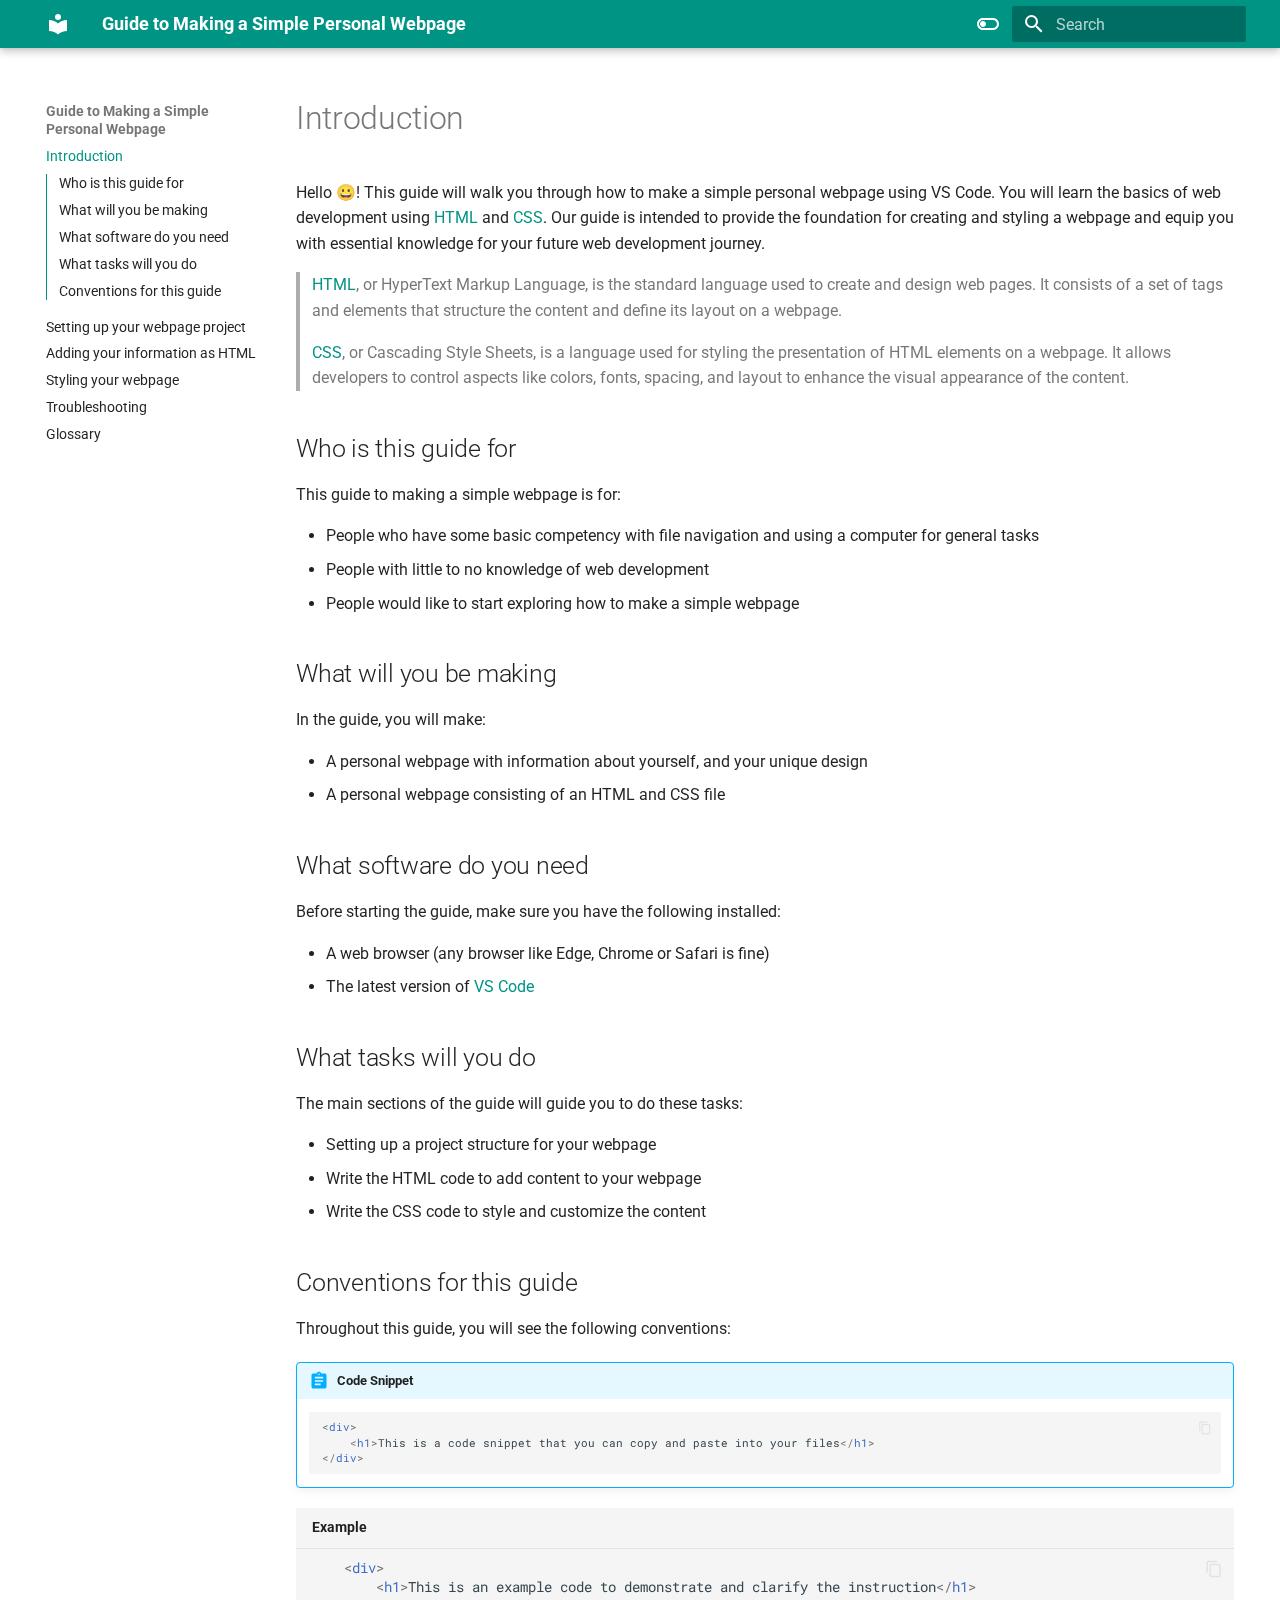
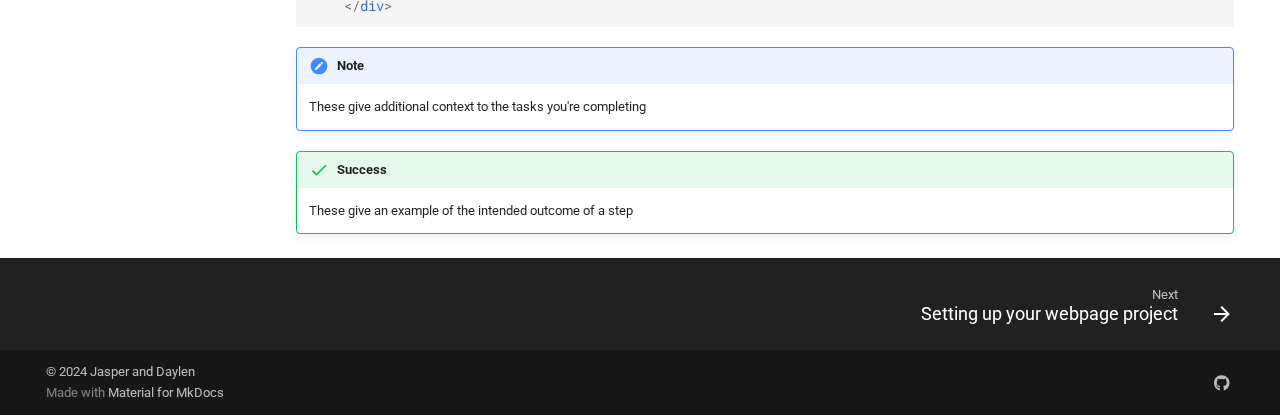
<file: index.html>
<!doctype html>
<html lang="en" class="no-js">
  <head>
    
      <meta charset="utf-8">
      <meta name="viewport" content="width=device-width,initial-scale=1">
      
      
      
      
      
        <link rel="next" href="task1/">
      
      
      <link rel="icon" href="assets/images/favicon.png">
      <meta name="generator" content="mkdocs-1.5.3, mkdocs-material-9.5.17">
    
    
      
        <title>Guide to Making a Simple Personal Webpage</title>
      
    
    
      <link rel="stylesheet" href="assets/stylesheets/main.bcfcd587.min.css">
      
        
        <link rel="stylesheet" href="assets/stylesheets/palette.06af60db.min.css">
      
      


    
    
      
    
    
      
        
        
        <link rel="preconnect" href="https://fonts.gstatic.com" crossorigin>
        <link rel="stylesheet" href="https://fonts.googleapis.com/css?family=Roboto:300,300i,400,400i,700,700i%7CRoboto+Mono:400,400i,700,700i&display=fallback">
        <style>:root{--md-text-font:"Roboto";--md-code-font:"Roboto Mono"}</style>
      
    
    
      <link rel="stylesheet" href="stylesheets/extra.css">
    
    <script>__md_scope=new URL(".",location),__md_hash=e=>[...e].reduce((e,_)=>(e<<5)-e+_.charCodeAt(0),0),__md_get=(e,_=localStorage,t=__md_scope)=>JSON.parse(_.getItem(t.pathname+"."+e)),__md_set=(e,_,t=localStorage,a=__md_scope)=>{try{t.setItem(a.pathname+"."+e,JSON.stringify(_))}catch(e){}}</script>
    
      

    
    
    
  </head>
  
  
    
    
      
    
    
    
    
    <body dir="ltr" data-md-color-scheme="default" data-md-color-primary="teal" data-md-color-accent="purple">
  
    
    <input class="md-toggle" data-md-toggle="drawer" type="checkbox" id="__drawer" autocomplete="off">
    <input class="md-toggle" data-md-toggle="search" type="checkbox" id="__search" autocomplete="off">
    <label class="md-overlay" for="__drawer"></label>
    <div data-md-component="skip">
      
        
        <a href="#introduction" class="md-skip">
          Skip to content
        </a>
      
    </div>
    <div data-md-component="announce">
      
    </div>
    
    
      

  

<header class="md-header md-header--shadow" data-md-component="header">
  <nav class="md-header__inner md-grid" aria-label="Header">
    <a href="." title="Guide to Making a Simple Personal Webpage" class="md-header__button md-logo" aria-label="Guide to Making a Simple Personal Webpage" data-md-component="logo">
      
  
  <svg xmlns="http://www.w3.org/2000/svg" viewBox="0 0 24 24"><path d="M12 8a3 3 0 0 0 3-3 3 3 0 0 0-3-3 3 3 0 0 0-3 3 3 3 0 0 0 3 3m0 3.54C9.64 9.35 6.5 8 3 8v11c3.5 0 6.64 1.35 9 3.54 2.36-2.19 5.5-3.54 9-3.54V8c-3.5 0-6.64 1.35-9 3.54Z"/></svg>

    </a>
    <label class="md-header__button md-icon" for="__drawer">
      
      <svg xmlns="http://www.w3.org/2000/svg" viewBox="0 0 24 24"><path d="M3 6h18v2H3V6m0 5h18v2H3v-2m0 5h18v2H3v-2Z"/></svg>
    </label>
    <div class="md-header__title" data-md-component="header-title">
      <div class="md-header__ellipsis">
        <div class="md-header__topic">
          <span class="md-ellipsis">
            Guide to Making a Simple Personal Webpage
          </span>
        </div>
        <div class="md-header__topic" data-md-component="header-topic">
          <span class="md-ellipsis">
            
              Introduction
            
          </span>
        </div>
      </div>
    </div>
    
      
        <form class="md-header__option" data-md-component="palette">
  
    
    
    
    <input class="md-option" data-md-color-media="" data-md-color-scheme="default" data-md-color-primary="teal" data-md-color-accent="purple"  aria-label="Switch to dark mode"  type="radio" name="__palette" id="__palette_0">
    
      <label class="md-header__button md-icon" title="Switch to dark mode" for="__palette_1" hidden>
        <svg xmlns="http://www.w3.org/2000/svg" viewBox="0 0 24 24"><path d="M17 6H7c-3.31 0-6 2.69-6 6s2.69 6 6 6h10c3.31 0 6-2.69 6-6s-2.69-6-6-6zm0 10H7c-2.21 0-4-1.79-4-4s1.79-4 4-4h10c2.21 0 4 1.79 4 4s-1.79 4-4 4zM7 9c-1.66 0-3 1.34-3 3s1.34 3 3 3 3-1.34 3-3-1.34-3-3-3z"/></svg>
      </label>
    
  
    
    
    
    <input class="md-option" data-md-color-media="" data-md-color-scheme="slate" data-md-color-primary="teal" data-md-color-accent="lime"  aria-label="Switch to light mode"  type="radio" name="__palette" id="__palette_1">
    
      <label class="md-header__button md-icon" title="Switch to light mode" for="__palette_0" hidden>
        <svg xmlns="http://www.w3.org/2000/svg" viewBox="0 0 24 24"><path d="M17 7H7a5 5 0 0 0-5 5 5 5 0 0 0 5 5h10a5 5 0 0 0 5-5 5 5 0 0 0-5-5m0 8a3 3 0 0 1-3-3 3 3 0 0 1 3-3 3 3 0 0 1 3 3 3 3 0 0 1-3 3Z"/></svg>
      </label>
    
  
</form>
      
    
    
      <script>var media,input,key,value,palette=__md_get("__palette");if(palette&&palette.color){"(prefers-color-scheme)"===palette.color.media&&(media=matchMedia("(prefers-color-scheme: light)"),input=document.querySelector(media.matches?"[data-md-color-media='(prefers-color-scheme: light)']":"[data-md-color-media='(prefers-color-scheme: dark)']"),palette.color.media=input.getAttribute("data-md-color-media"),palette.color.scheme=input.getAttribute("data-md-color-scheme"),palette.color.primary=input.getAttribute("data-md-color-primary"),palette.color.accent=input.getAttribute("data-md-color-accent"));for([key,value]of Object.entries(palette.color))document.body.setAttribute("data-md-color-"+key,value)}</script>
    
    
    
      <label class="md-header__button md-icon" for="__search">
        
        <svg xmlns="http://www.w3.org/2000/svg" viewBox="0 0 24 24"><path d="M9.5 3A6.5 6.5 0 0 1 16 9.5c0 1.61-.59 3.09-1.56 4.23l.27.27h.79l5 5-1.5 1.5-5-5v-.79l-.27-.27A6.516 6.516 0 0 1 9.5 16 6.5 6.5 0 0 1 3 9.5 6.5 6.5 0 0 1 9.5 3m0 2C7 5 5 7 5 9.5S7 14 9.5 14 14 12 14 9.5 12 5 9.5 5Z"/></svg>
      </label>
      <div class="md-search" data-md-component="search" role="dialog">
  <label class="md-search__overlay" for="__search"></label>
  <div class="md-search__inner" role="search">
    <form class="md-search__form" name="search">
      <input type="text" class="md-search__input" name="query" aria-label="Search" placeholder="Search" autocapitalize="off" autocorrect="off" autocomplete="off" spellcheck="false" data-md-component="search-query" required>
      <label class="md-search__icon md-icon" for="__search">
        
        <svg xmlns="http://www.w3.org/2000/svg" viewBox="0 0 24 24"><path d="M9.5 3A6.5 6.5 0 0 1 16 9.5c0 1.61-.59 3.09-1.56 4.23l.27.27h.79l5 5-1.5 1.5-5-5v-.79l-.27-.27A6.516 6.516 0 0 1 9.5 16 6.5 6.5 0 0 1 3 9.5 6.5 6.5 0 0 1 9.5 3m0 2C7 5 5 7 5 9.5S7 14 9.5 14 14 12 14 9.5 12 5 9.5 5Z"/></svg>
        
        <svg xmlns="http://www.w3.org/2000/svg" viewBox="0 0 24 24"><path d="M20 11v2H8l5.5 5.5-1.42 1.42L4.16 12l7.92-7.92L13.5 5.5 8 11h12Z"/></svg>
      </label>
      <nav class="md-search__options" aria-label="Search">
        
        <button type="reset" class="md-search__icon md-icon" title="Clear" aria-label="Clear" tabindex="-1">
          
          <svg xmlns="http://www.w3.org/2000/svg" viewBox="0 0 24 24"><path d="M19 6.41 17.59 5 12 10.59 6.41 5 5 6.41 10.59 12 5 17.59 6.41 19 12 13.41 17.59 19 19 17.59 13.41 12 19 6.41Z"/></svg>
        </button>
      </nav>
      
        <div class="md-search__suggest" data-md-component="search-suggest"></div>
      
    </form>
    <div class="md-search__output">
      <div class="md-search__scrollwrap" data-md-scrollfix>
        <div class="md-search-result" data-md-component="search-result">
          <div class="md-search-result__meta">
            Initializing search
          </div>
          <ol class="md-search-result__list" role="presentation"></ol>
        </div>
      </div>
    </div>
  </div>
</div>
    
    
  </nav>
  
</header>
    
    <div class="md-container" data-md-component="container">
      
      
        
          
        
      
      <main class="md-main" data-md-component="main">
        <div class="md-main__inner md-grid">
          
            
              
              <div class="md-sidebar md-sidebar--primary" data-md-component="sidebar" data-md-type="navigation" >
                <div class="md-sidebar__scrollwrap">
                  <div class="md-sidebar__inner">
                    



  

<nav class="md-nav md-nav--primary md-nav--integrated" aria-label="Navigation" data-md-level="0">
  <label class="md-nav__title" for="__drawer">
    <a href="." title="Guide to Making a Simple Personal Webpage" class="md-nav__button md-logo" aria-label="Guide to Making a Simple Personal Webpage" data-md-component="logo">
      
  
  <svg xmlns="http://www.w3.org/2000/svg" viewBox="0 0 24 24"><path d="M12 8a3 3 0 0 0 3-3 3 3 0 0 0-3-3 3 3 0 0 0-3 3 3 3 0 0 0 3 3m0 3.54C9.64 9.35 6.5 8 3 8v11c3.5 0 6.64 1.35 9 3.54 2.36-2.19 5.5-3.54 9-3.54V8c-3.5 0-6.64 1.35-9 3.54Z"/></svg>

    </a>
    Guide to Making a Simple Personal Webpage
  </label>
  
  <ul class="md-nav__list" data-md-scrollfix>
    
      
      
  
  
    
  
  
  
    <li class="md-nav__item md-nav__item--active">
      
      <input class="md-nav__toggle md-toggle" type="checkbox" id="__toc">
      
      
        
      
      
        <label class="md-nav__link md-nav__link--active" for="__toc">
          
  
  <span class="md-ellipsis">
    Introduction
  </span>
  

          <span class="md-nav__icon md-icon"></span>
        </label>
      
      <a href="." class="md-nav__link md-nav__link--active">
        
  
  <span class="md-ellipsis">
    Introduction
  </span>
  

      </a>
      
        

<nav class="md-nav md-nav--secondary" aria-label="Table of contents">
  
  
  
    
  
  
    <label class="md-nav__title" for="__toc">
      <span class="md-nav__icon md-icon"></span>
      Table of contents
    </label>
    <ul class="md-nav__list" data-md-component="toc" data-md-scrollfix>
      
        <li class="md-nav__item">
  <a href="#who-is-this-guide-for" class="md-nav__link">
    <span class="md-ellipsis">
      Who is this guide for
    </span>
  </a>
  
</li>
      
        <li class="md-nav__item">
  <a href="#what-will-you-be-making" class="md-nav__link">
    <span class="md-ellipsis">
      What will you be making
    </span>
  </a>
  
</li>
      
        <li class="md-nav__item">
  <a href="#what-software-do-you-need" class="md-nav__link">
    <span class="md-ellipsis">
      What software do you need
    </span>
  </a>
  
</li>
      
        <li class="md-nav__item">
  <a href="#what-tasks-will-you-do" class="md-nav__link">
    <span class="md-ellipsis">
      What tasks will you do
    </span>
  </a>
  
</li>
      
        <li class="md-nav__item">
  <a href="#conventions-for-this-guide" class="md-nav__link">
    <span class="md-ellipsis">
      Conventions for this guide
    </span>
  </a>
  
</li>
      
    </ul>
  
</nav>
      
    </li>
  

    
      
      
  
  
  
  
    <li class="md-nav__item">
      <a href="task1/" class="md-nav__link">
        
  
  <span class="md-ellipsis">
    Setting up your webpage project
  </span>
  

      </a>
    </li>
  

    
      
      
  
  
  
  
    <li class="md-nav__item">
      <a href="task2/" class="md-nav__link">
        
  
  <span class="md-ellipsis">
    Adding your information as HTML
  </span>
  

      </a>
    </li>
  

    
      
      
  
  
  
  
    <li class="md-nav__item">
      <a href="task3/" class="md-nav__link">
        
  
  <span class="md-ellipsis">
    Styling your webpage
  </span>
  

      </a>
    </li>
  

    
      
      
  
  
  
  
    <li class="md-nav__item">
      <a href="troubleshooting/" class="md-nav__link">
        
  
  <span class="md-ellipsis">
    Troubleshooting
  </span>
  

      </a>
    </li>
  

    
      
      
  
  
  
  
    <li class="md-nav__item">
      <a href="glossary/" class="md-nav__link">
        
  
  <span class="md-ellipsis">
    Glossary
  </span>
  

      </a>
    </li>
  

    
  </ul>
</nav>
                  </div>
                </div>
              </div>
            
            
          
          
            <div class="md-content" data-md-component="content">
              <article class="md-content__inner md-typeset">
                
                  


<h1 id="introduction">Introduction<a class="headerlink" href="#introduction" title="Permanent link">&para;</a></h1>
<p>Hello 😀! This guide will walk you through how to make a simple personal webpage using VS Code. You will learn the basics of web development using <a href="https://developer.mozilla.org/en-US/docs/Web/HTML">HTML</a> and <a href="https://developer.mozilla.org/en-US/docs/Web/CSS">CSS</a>. Our guide is intended to provide the foundation for creating and styling a webpage and equip you with essential knowledge for your future web development journey.</p>
<blockquote>
<p><a href="https://developer.mozilla.org/en-US/docs/Web/HTML">HTML</a>, or HyperText Markup Language, is the standard language used to create and design web pages. It consists of a set of tags and elements that structure the content and define its layout on a webpage.</p>
<p><a href="https://developer.mozilla.org/en-US/docs/Web/CSS">CSS</a>, or Cascading Style Sheets, is a language used for styling the presentation of HTML elements on a webpage. It allows developers to control aspects like colors, fonts, spacing, and layout to enhance the visual appearance of the content.</p>
</blockquote>
<h2 id="who-is-this-guide-for">Who is this guide for<a class="headerlink" href="#who-is-this-guide-for" title="Permanent link">&para;</a></h2>
<p>This guide to making a simple webpage is for:</p>
<ul>
<li>People who have some basic competency with file navigation and using a computer for general tasks</li>
<li>People with little to no knowledge of web development</li>
<li>People would like to start exploring how to make a simple webpage</li>
</ul>
<h2 id="what-will-you-be-making">What will you be making<a class="headerlink" href="#what-will-you-be-making" title="Permanent link">&para;</a></h2>
<p>In the guide, you will make:</p>
<ul>
<li>A personal webpage with information about yourself, and your unique design</li>
<li>A personal webpage consisting of an HTML and CSS file</li>
</ul>
<h2 id="what-software-do-you-need">What software do you need<a class="headerlink" href="#what-software-do-you-need" title="Permanent link">&para;</a></h2>
<p>Before starting the guide, make sure you have the following installed:</p>
<ul>
<li>A web browser (any browser like Edge, Chrome or Safari is fine)</li>
<li>The latest version of <a href="https://code.visualstudio.com/"> VS Code </a></li>
</ul>
<h2 id="what-tasks-will-you-do">What tasks will you do<a class="headerlink" href="#what-tasks-will-you-do" title="Permanent link">&para;</a></h2>
<p>The main sections of the guide will guide you to do these tasks:</p>
<ul>
<li>Setting up a project structure for your webpage</li>
<li>Write the HTML code to add content to your webpage</li>
<li>Write the CSS code to style and customize the content</li>
</ul>
<h2 id="conventions-for-this-guide">Conventions for this guide<a class="headerlink" href="#conventions-for-this-guide" title="Permanent link">&para;</a></h2>
<p>Throughout this guide, you will see the following conventions:</p>
<div class="admonition abstract">
<p class="admonition-title">Code Snippet</p>
<div class="language-html highlight"><pre><span></span><code><span id="__span-0-1"><a id="__codelineno-0-1" name="__codelineno-0-1" href="#__codelineno-0-1"></a><span class="p">&lt;</span><span class="nt">div</span><span class="p">&gt;</span>
</span><span id="__span-0-2"><a id="__codelineno-0-2" name="__codelineno-0-2" href="#__codelineno-0-2"></a>    <span class="p">&lt;</span><span class="nt">h1</span><span class="p">&gt;</span>This is a code snippet that you can copy and paste into your files<span class="p">&lt;/</span><span class="nt">h1</span><span class="p">&gt;</span>
</span><span id="__span-0-3"><a id="__codelineno-0-3" name="__codelineno-0-3" href="#__codelineno-0-3"></a><span class="p">&lt;/</span><span class="nt">div</span><span class="p">&gt;</span>
</span></code></pre></div>
</div>
<div class="language-html highlight"><span class="filename">Example</span><pre><span></span><code><span id="__span-1-1"><a id="__codelineno-1-1" name="__codelineno-1-1" href="#__codelineno-1-1"></a>    <span class="p">&lt;</span><span class="nt">div</span><span class="p">&gt;</span>
</span><span id="__span-1-2"><a id="__codelineno-1-2" name="__codelineno-1-2" href="#__codelineno-1-2"></a>        <span class="p">&lt;</span><span class="nt">h1</span><span class="p">&gt;</span>This is an example code to demonstrate and clarify the instruction<span class="p">&lt;/</span><span class="nt">h1</span><span class="p">&gt;</span>
</span><span id="__span-1-3"><a id="__codelineno-1-3" name="__codelineno-1-3" href="#__codelineno-1-3"></a>    <span class="p">&lt;/</span><span class="nt">div</span><span class="p">&gt;</span>
</span></code></pre></div>
<div class="admonition note">
<p class="admonition-title">Note</p>
<p>These give additional context to the tasks you're completing</p>
</div>
<div class="admonition success">
<p class="admonition-title">Success</p>
<p>These give an example of the intended outcome of a step</p>
</div>












                
              </article>
            </div>
          
          
  <script>var tabs=__md_get("__tabs");if(Array.isArray(tabs))e:for(var set of document.querySelectorAll(".tabbed-set")){var tab,labels=set.querySelector(".tabbed-labels");for(tab of tabs)for(var label of labels.getElementsByTagName("label"))if(label.innerText.trim()===tab){var input=document.getElementById(label.htmlFor);input.checked=!0;continue e}}</script>

<script>var target=document.getElementById(location.hash.slice(1));target&&target.name&&(target.checked=target.name.startsWith("__tabbed_"))</script>
        </div>
        
          <button type="button" class="md-top md-icon" data-md-component="top" hidden>
  
  <svg xmlns="http://www.w3.org/2000/svg" viewBox="0 0 24 24"><path d="M13 20h-2V8l-5.5 5.5-1.42-1.42L12 4.16l7.92 7.92-1.42 1.42L13 8v12Z"/></svg>
  Back to top
</button>
        
      </main>
      
        <footer class="md-footer">
  
    
      
      <nav class="md-footer__inner md-grid" aria-label="Footer" >
        
        
          
          <a href="task1/" class="md-footer__link md-footer__link--next" aria-label="Next: Setting up your webpage project">
            <div class="md-footer__title">
              <span class="md-footer__direction">
                Next
              </span>
              <div class="md-ellipsis">
                Setting up your webpage project
              </div>
            </div>
            <div class="md-footer__button md-icon">
              
              <svg xmlns="http://www.w3.org/2000/svg" viewBox="0 0 24 24"><path d="M4 11v2h12l-5.5 5.5 1.42 1.42L19.84 12l-7.92-7.92L10.5 5.5 16 11H4Z"/></svg>
            </div>
          </a>
        
      </nav>
    
  
  <div class="md-footer-meta md-typeset">
    <div class="md-footer-meta__inner md-grid">
      <div class="md-copyright">
  
    <div class="md-copyright__highlight">
      &copy; 2024 Jasper and Daylen
    </div>
  
  
    Made with
    <a href="https://squidfunk.github.io/mkdocs-material/" target="_blank" rel="noopener">
      Material for MkDocs
    </a>
  
</div>
      
        <div class="md-social">
  
    
    
    
    
      
      
    
    <a href="https://github.com/jasper-th-wang/Basic_Webpage_Guide" target="_blank" rel="noopener" title="github.com" class="md-social__link">
      <svg xmlns="http://www.w3.org/2000/svg" viewBox="0 0 496 512"><!--! Font Awesome Free 6.5.1 by @fontawesome - https://fontawesome.com License - https://fontawesome.com/license/free (Icons: CC BY 4.0, Fonts: SIL OFL 1.1, Code: MIT License) Copyright 2023 Fonticons, Inc.--><path d="M165.9 397.4c0 2-2.3 3.6-5.2 3.6-3.3.3-5.6-1.3-5.6-3.6 0-2 2.3-3.6 5.2-3.6 3-.3 5.6 1.3 5.6 3.6zm-31.1-4.5c-.7 2 1.3 4.3 4.3 4.9 2.6 1 5.6 0 6.2-2s-1.3-4.3-4.3-5.2c-2.6-.7-5.5.3-6.2 2.3zm44.2-1.7c-2.9.7-4.9 2.6-4.6 4.9.3 2 2.9 3.3 5.9 2.6 2.9-.7 4.9-2.6 4.6-4.6-.3-1.9-3-3.2-5.9-2.9zM244.8 8C106.1 8 0 113.3 0 252c0 110.9 69.8 205.8 169.5 239.2 12.8 2.3 17.3-5.6 17.3-12.1 0-6.2-.3-40.4-.3-61.4 0 0-70 15-84.7-29.8 0 0-11.4-29.1-27.8-36.6 0 0-22.9-15.7 1.6-15.4 0 0 24.9 2 38.6 25.8 21.9 38.6 58.6 27.5 72.9 20.9 2.3-16 8.8-27.1 16-33.7-55.9-6.2-112.3-14.3-112.3-110.5 0-27.5 7.6-41.3 23.6-58.9-2.6-6.5-11.1-33.3 2.6-67.9 20.9-6.5 69 27 69 27 20-5.6 41.5-8.5 62.8-8.5s42.8 2.9 62.8 8.5c0 0 48.1-33.6 69-27 13.7 34.7 5.2 61.4 2.6 67.9 16 17.7 25.8 31.5 25.8 58.9 0 96.5-58.9 104.2-114.8 110.5 9.2 7.9 17 22.9 17 46.4 0 33.7-.3 75.4-.3 83.6 0 6.5 4.6 14.4 17.3 12.1C428.2 457.8 496 362.9 496 252 496 113.3 383.5 8 244.8 8zM97.2 352.9c-1.3 1-1 3.3.7 5.2 1.6 1.6 3.9 2.3 5.2 1 1.3-1 1-3.3-.7-5.2-1.6-1.6-3.9-2.3-5.2-1zm-10.8-8.1c-.7 1.3.3 2.9 2.3 3.9 1.6 1 3.6.7 4.3-.7.7-1.3-.3-2.9-2.3-3.9-2-.6-3.6-.3-4.3.7zm32.4 35.6c-1.6 1.3-1 4.3 1.3 6.2 2.3 2.3 5.2 2.6 6.5 1 1.3-1.3.7-4.3-1.3-6.2-2.2-2.3-5.2-2.6-6.5-1zm-11.4-14.7c-1.6 1-1.6 3.6 0 5.9 1.6 2.3 4.3 3.3 5.6 2.3 1.6-1.3 1.6-3.9 0-6.2-1.4-2.3-4-3.3-5.6-2z"/></svg>
    </a>
  
</div>
      
    </div>
  </div>
</footer>
      
    </div>
    <div class="md-dialog" data-md-component="dialog">
      <div class="md-dialog__inner md-typeset"></div>
    </div>
    
    
    <script id="__config" type="application/json">{"base": ".", "features": ["toc.follow", "toc.integrate", "navigation.footer", "navigation.sections", "navigation.top", "search.suggest", "search.highlight", "content.tabs.link", "content.code.annotation", "content.code.copy"], "search": "assets/javascripts/workers/search.b8dbb3d2.min.js", "translations": {"clipboard.copied": "Copied to clipboard", "clipboard.copy": "Copy to clipboard", "search.result.more.one": "1 more on this page", "search.result.more.other": "# more on this page", "search.result.none": "No matching documents", "search.result.one": "1 matching document", "search.result.other": "# matching documents", "search.result.placeholder": "Type to start searching", "search.result.term.missing": "Missing", "select.version": "Select version"}}</script>
    
    
      <script src="assets/javascripts/bundle.1e8ae164.min.js"></script>
      
    
  </body>
</html>
</file>
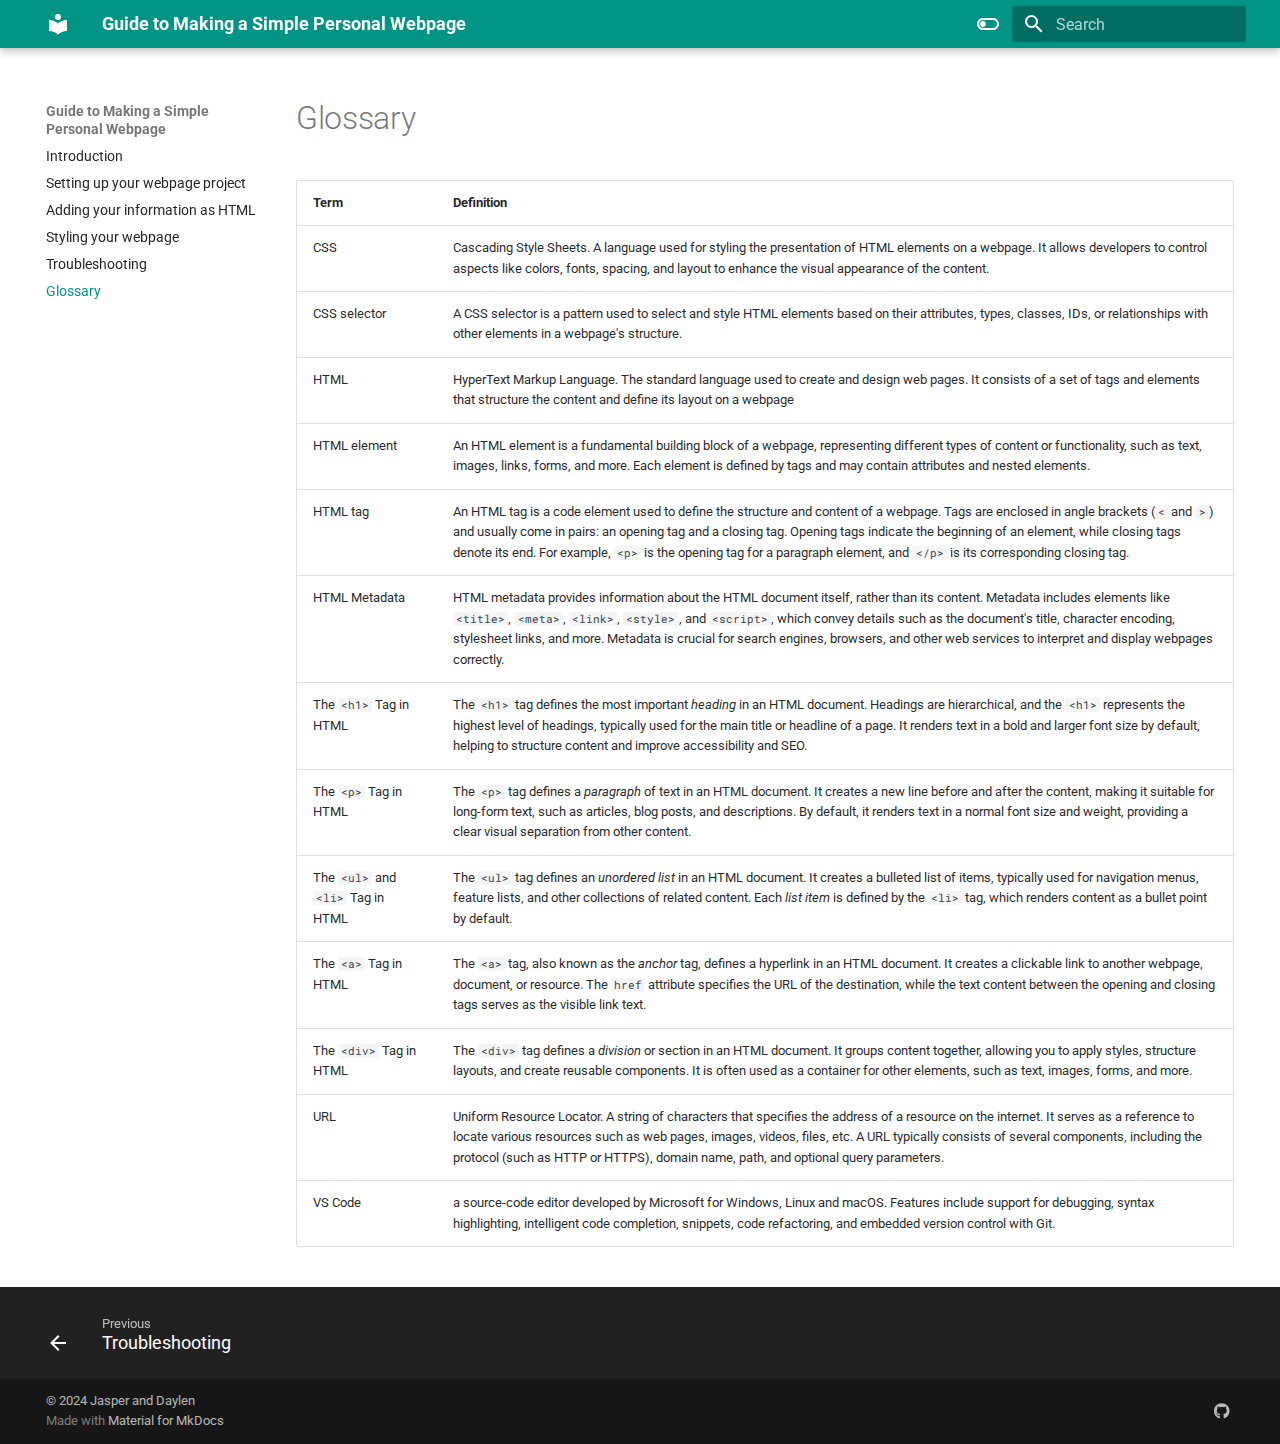
<file: glossary/index.html>
<!doctype html>
<html lang="en" class="no-js">
  <head>
    
      <meta charset="utf-8">
      <meta name="viewport" content="width=device-width,initial-scale=1">
      
      
      
      
        <link rel="prev" href="../troubleshooting/">
      
      
      
      <link rel="icon" href="../assets/images/favicon.png">
      <meta name="generator" content="mkdocs-1.5.3, mkdocs-material-9.5.17">
    
    
      
        <title>Glossary - Guide to Making a Simple Personal Webpage</title>
      
    
    
      <link rel="stylesheet" href="../assets/stylesheets/main.bcfcd587.min.css">
      
        
        <link rel="stylesheet" href="../assets/stylesheets/palette.06af60db.min.css">
      
      


    
    
      
    
    
      
        
        
        <link rel="preconnect" href="https://fonts.gstatic.com" crossorigin>
        <link rel="stylesheet" href="https://fonts.googleapis.com/css?family=Roboto:300,300i,400,400i,700,700i%7CRoboto+Mono:400,400i,700,700i&display=fallback">
        <style>:root{--md-text-font:"Roboto";--md-code-font:"Roboto Mono"}</style>
      
    
    
      <link rel="stylesheet" href="../stylesheets/extra.css">
    
    <script>__md_scope=new URL("..",location),__md_hash=e=>[...e].reduce((e,_)=>(e<<5)-e+_.charCodeAt(0),0),__md_get=(e,_=localStorage,t=__md_scope)=>JSON.parse(_.getItem(t.pathname+"."+e)),__md_set=(e,_,t=localStorage,a=__md_scope)=>{try{t.setItem(a.pathname+"."+e,JSON.stringify(_))}catch(e){}}</script>
    
      

    
    
    
  </head>
  
  
    
    
      
    
    
    
    
    <body dir="ltr" data-md-color-scheme="default" data-md-color-primary="teal" data-md-color-accent="purple">
  
    
    <input class="md-toggle" data-md-toggle="drawer" type="checkbox" id="__drawer" autocomplete="off">
    <input class="md-toggle" data-md-toggle="search" type="checkbox" id="__search" autocomplete="off">
    <label class="md-overlay" for="__drawer"></label>
    <div data-md-component="skip">
      
    </div>
    <div data-md-component="announce">
      
    </div>
    
    
      

  

<header class="md-header md-header--shadow" data-md-component="header">
  <nav class="md-header__inner md-grid" aria-label="Header">
    <a href=".." title="Guide to Making a Simple Personal Webpage" class="md-header__button md-logo" aria-label="Guide to Making a Simple Personal Webpage" data-md-component="logo">
      
  
  <svg xmlns="http://www.w3.org/2000/svg" viewBox="0 0 24 24"><path d="M12 8a3 3 0 0 0 3-3 3 3 0 0 0-3-3 3 3 0 0 0-3 3 3 3 0 0 0 3 3m0 3.54C9.64 9.35 6.5 8 3 8v11c3.5 0 6.64 1.35 9 3.54 2.36-2.19 5.5-3.54 9-3.54V8c-3.5 0-6.64 1.35-9 3.54Z"/></svg>

    </a>
    <label class="md-header__button md-icon" for="__drawer">
      
      <svg xmlns="http://www.w3.org/2000/svg" viewBox="0 0 24 24"><path d="M3 6h18v2H3V6m0 5h18v2H3v-2m0 5h18v2H3v-2Z"/></svg>
    </label>
    <div class="md-header__title" data-md-component="header-title">
      <div class="md-header__ellipsis">
        <div class="md-header__topic">
          <span class="md-ellipsis">
            Guide to Making a Simple Personal Webpage
          </span>
        </div>
        <div class="md-header__topic" data-md-component="header-topic">
          <span class="md-ellipsis">
            
              Glossary
            
          </span>
        </div>
      </div>
    </div>
    
      
        <form class="md-header__option" data-md-component="palette">
  
    
    
    
    <input class="md-option" data-md-color-media="" data-md-color-scheme="default" data-md-color-primary="teal" data-md-color-accent="purple"  aria-label="Switch to dark mode"  type="radio" name="__palette" id="__palette_0">
    
      <label class="md-header__button md-icon" title="Switch to dark mode" for="__palette_1" hidden>
        <svg xmlns="http://www.w3.org/2000/svg" viewBox="0 0 24 24"><path d="M17 6H7c-3.31 0-6 2.69-6 6s2.69 6 6 6h10c3.31 0 6-2.69 6-6s-2.69-6-6-6zm0 10H7c-2.21 0-4-1.79-4-4s1.79-4 4-4h10c2.21 0 4 1.79 4 4s-1.79 4-4 4zM7 9c-1.66 0-3 1.34-3 3s1.34 3 3 3 3-1.34 3-3-1.34-3-3-3z"/></svg>
      </label>
    
  
    
    
    
    <input class="md-option" data-md-color-media="" data-md-color-scheme="slate" data-md-color-primary="teal" data-md-color-accent="lime"  aria-label="Switch to light mode"  type="radio" name="__palette" id="__palette_1">
    
      <label class="md-header__button md-icon" title="Switch to light mode" for="__palette_0" hidden>
        <svg xmlns="http://www.w3.org/2000/svg" viewBox="0 0 24 24"><path d="M17 7H7a5 5 0 0 0-5 5 5 5 0 0 0 5 5h10a5 5 0 0 0 5-5 5 5 0 0 0-5-5m0 8a3 3 0 0 1-3-3 3 3 0 0 1 3-3 3 3 0 0 1 3 3 3 3 0 0 1-3 3Z"/></svg>
      </label>
    
  
</form>
      
    
    
      <script>var media,input,key,value,palette=__md_get("__palette");if(palette&&palette.color){"(prefers-color-scheme)"===palette.color.media&&(media=matchMedia("(prefers-color-scheme: light)"),input=document.querySelector(media.matches?"[data-md-color-media='(prefers-color-scheme: light)']":"[data-md-color-media='(prefers-color-scheme: dark)']"),palette.color.media=input.getAttribute("data-md-color-media"),palette.color.scheme=input.getAttribute("data-md-color-scheme"),palette.color.primary=input.getAttribute("data-md-color-primary"),palette.color.accent=input.getAttribute("data-md-color-accent"));for([key,value]of Object.entries(palette.color))document.body.setAttribute("data-md-color-"+key,value)}</script>
    
    
    
      <label class="md-header__button md-icon" for="__search">
        
        <svg xmlns="http://www.w3.org/2000/svg" viewBox="0 0 24 24"><path d="M9.5 3A6.5 6.5 0 0 1 16 9.5c0 1.61-.59 3.09-1.56 4.23l.27.27h.79l5 5-1.5 1.5-5-5v-.79l-.27-.27A6.516 6.516 0 0 1 9.5 16 6.5 6.5 0 0 1 3 9.5 6.5 6.5 0 0 1 9.5 3m0 2C7 5 5 7 5 9.5S7 14 9.5 14 14 12 14 9.5 12 5 9.5 5Z"/></svg>
      </label>
      <div class="md-search" data-md-component="search" role="dialog">
  <label class="md-search__overlay" for="__search"></label>
  <div class="md-search__inner" role="search">
    <form class="md-search__form" name="search">
      <input type="text" class="md-search__input" name="query" aria-label="Search" placeholder="Search" autocapitalize="off" autocorrect="off" autocomplete="off" spellcheck="false" data-md-component="search-query" required>
      <label class="md-search__icon md-icon" for="__search">
        
        <svg xmlns="http://www.w3.org/2000/svg" viewBox="0 0 24 24"><path d="M9.5 3A6.5 6.5 0 0 1 16 9.5c0 1.61-.59 3.09-1.56 4.23l.27.27h.79l5 5-1.5 1.5-5-5v-.79l-.27-.27A6.516 6.516 0 0 1 9.5 16 6.5 6.5 0 0 1 3 9.5 6.5 6.5 0 0 1 9.5 3m0 2C7 5 5 7 5 9.5S7 14 9.5 14 14 12 14 9.5 12 5 9.5 5Z"/></svg>
        
        <svg xmlns="http://www.w3.org/2000/svg" viewBox="0 0 24 24"><path d="M20 11v2H8l5.5 5.5-1.42 1.42L4.16 12l7.92-7.92L13.5 5.5 8 11h12Z"/></svg>
      </label>
      <nav class="md-search__options" aria-label="Search">
        
        <button type="reset" class="md-search__icon md-icon" title="Clear" aria-label="Clear" tabindex="-1">
          
          <svg xmlns="http://www.w3.org/2000/svg" viewBox="0 0 24 24"><path d="M19 6.41 17.59 5 12 10.59 6.41 5 5 6.41 10.59 12 5 17.59 6.41 19 12 13.41 17.59 19 19 17.59 13.41 12 19 6.41Z"/></svg>
        </button>
      </nav>
      
        <div class="md-search__suggest" data-md-component="search-suggest"></div>
      
    </form>
    <div class="md-search__output">
      <div class="md-search__scrollwrap" data-md-scrollfix>
        <div class="md-search-result" data-md-component="search-result">
          <div class="md-search-result__meta">
            Initializing search
          </div>
          <ol class="md-search-result__list" role="presentation"></ol>
        </div>
      </div>
    </div>
  </div>
</div>
    
    
  </nav>
  
</header>
    
    <div class="md-container" data-md-component="container">
      
      
        
          
        
      
      <main class="md-main" data-md-component="main">
        <div class="md-main__inner md-grid">
          
            
              
              <div class="md-sidebar md-sidebar--primary" data-md-component="sidebar" data-md-type="navigation" >
                <div class="md-sidebar__scrollwrap">
                  <div class="md-sidebar__inner">
                    



  

<nav class="md-nav md-nav--primary md-nav--integrated" aria-label="Navigation" data-md-level="0">
  <label class="md-nav__title" for="__drawer">
    <a href=".." title="Guide to Making a Simple Personal Webpage" class="md-nav__button md-logo" aria-label="Guide to Making a Simple Personal Webpage" data-md-component="logo">
      
  
  <svg xmlns="http://www.w3.org/2000/svg" viewBox="0 0 24 24"><path d="M12 8a3 3 0 0 0 3-3 3 3 0 0 0-3-3 3 3 0 0 0-3 3 3 3 0 0 0 3 3m0 3.54C9.64 9.35 6.5 8 3 8v11c3.5 0 6.64 1.35 9 3.54 2.36-2.19 5.5-3.54 9-3.54V8c-3.5 0-6.64 1.35-9 3.54Z"/></svg>

    </a>
    Guide to Making a Simple Personal Webpage
  </label>
  
  <ul class="md-nav__list" data-md-scrollfix>
    
      
      
  
  
  
  
    <li class="md-nav__item">
      <a href=".." class="md-nav__link">
        
  
  <span class="md-ellipsis">
    Introduction
  </span>
  

      </a>
    </li>
  

    
      
      
  
  
  
  
    <li class="md-nav__item">
      <a href="../task1/" class="md-nav__link">
        
  
  <span class="md-ellipsis">
    Setting up your webpage project
  </span>
  

      </a>
    </li>
  

    
      
      
  
  
  
  
    <li class="md-nav__item">
      <a href="../task2/" class="md-nav__link">
        
  
  <span class="md-ellipsis">
    Adding your information as HTML
  </span>
  

      </a>
    </li>
  

    
      
      
  
  
  
  
    <li class="md-nav__item">
      <a href="../task3/" class="md-nav__link">
        
  
  <span class="md-ellipsis">
    Styling your webpage
  </span>
  

      </a>
    </li>
  

    
      
      
  
  
  
  
    <li class="md-nav__item">
      <a href="../troubleshooting/" class="md-nav__link">
        
  
  <span class="md-ellipsis">
    Troubleshooting
  </span>
  

      </a>
    </li>
  

    
      
      
  
  
    
  
  
  
    <li class="md-nav__item md-nav__item--active">
      
      <input class="md-nav__toggle md-toggle" type="checkbox" id="__toc">
      
      
      
      <a href="./" class="md-nav__link md-nav__link--active">
        
  
  <span class="md-ellipsis">
    Glossary
  </span>
  

      </a>
      
    </li>
  

    
  </ul>
</nav>
                  </div>
                </div>
              </div>
            
            
          
          
            <div class="md-content" data-md-component="content">
              <article class="md-content__inner md-typeset">
                
                  


  <h1>Glossary</h1>

<table>
<thead>
<tr>
<th>Term      　</th>
<th>Definition   　</th>
</tr>
</thead>
<tbody>
<tr>
<td>CSS</td>
<td>Cascading Style Sheets. A language used for styling the presentation of HTML elements on a webpage. It allows developers to control aspects like colors, fonts, spacing, and layout to enhance the visual appearance of the content.</td>
</tr>
<tr>
<td>CSS selector</td>
<td>A CSS selector is a pattern used to select and style HTML elements based on their attributes, types, classes, IDs, or relationships with other elements in a webpage's structure.</td>
</tr>
<tr>
<td>HTML</td>
<td>HyperText Markup Language. The standard language used to create and design web pages. It consists of a set of tags and elements that structure the content and define its layout on a webpage</td>
</tr>
<tr>
<td>HTML element</td>
<td>An HTML element is a fundamental building block of a webpage, representing different types of content or functionality, such as text, images, links, forms, and more. Each element is defined by tags and may contain attributes and nested elements.</td>
</tr>
<tr>
<td>HTML tag</td>
<td>An HTML tag is a code element used to define the structure and content of a webpage. Tags are enclosed in angle brackets (<code>&lt;</code> and <code>&gt;</code>) and usually come in pairs: an opening tag and a closing tag. Opening tags indicate the beginning of an element, while closing tags denote its end. For example, <code>&lt;p&gt;</code> is the opening tag for a paragraph element, and <code>&lt;/p&gt;</code> is its corresponding closing tag.</td>
</tr>
<tr>
<td>HTML Metadata</td>
<td>HTML metadata provides information about the HTML document itself, rather than its content. Metadata includes elements like <code>&lt;title&gt;</code>, <code>&lt;meta&gt;</code>, <code>&lt;link&gt;</code>, <code>&lt;style&gt;</code>, and <code>&lt;script&gt;</code>, which convey details such as the document's title, character encoding, stylesheet links, and more. Metadata is crucial for search engines, browsers, and other web services to interpret and display webpages correctly.</td>
</tr>
<tr>
<td>The <code>&lt;h1&gt;</code> Tag in HTML</td>
<td>The <code>&lt;h1&gt;</code> tag defines the most important <em>heading</em> in an HTML document. Headings are hierarchical, and the <code>&lt;h1&gt;</code> represents the highest level of headings, typically used for the main title or headline of a page. It renders text in a bold and larger font size by default, helping to structure content and improve accessibility and SEO.</td>
</tr>
<tr>
<td>The <code>&lt;p&gt;</code> Tag in HTML</td>
<td>The <code>&lt;p&gt;</code> tag defines a <em>paragraph</em> of text in an HTML document. It creates a new line before and after the content, making it suitable for long-form text, such as articles, blog posts, and descriptions. By default, it renders text in a normal font size and weight, providing a clear visual separation from other content.</td>
</tr>
<tr>
<td>The <code>&lt;ul&gt;</code> and <code>&lt;li&gt;</code> Tag in HTML</td>
<td>The <code>&lt;ul&gt;</code> tag defines an <em>unordered list</em> in an HTML document. It creates a bulleted list of items, typically used for navigation menus, feature lists, and other collections of related content. Each <em>list item</em> is defined by the <code>&lt;li&gt;</code> tag, which renders content as a bullet point by default.</td>
</tr>
<tr>
<td>The <code>&lt;a&gt;</code> Tag in HTML</td>
<td>The <code>&lt;a&gt;</code> tag, also known as the <em>anchor</em> tag, defines a hyperlink in an HTML document. It creates a clickable link to another webpage, document, or resource. The <code>href</code> attribute specifies the URL of the destination, while the text content between the opening and closing tags serves as the visible link text.</td>
</tr>
<tr>
<td>The <code>&lt;div&gt;</code> Tag in HTML</td>
<td>The <code>&lt;div&gt;</code> tag defines a <em>division</em> or section in an HTML document. It groups content together, allowing you to apply styles, structure layouts, and create reusable components. It is often used as a container for other elements, such as text, images, forms, and more.</td>
</tr>
<tr>
<td>URL</td>
<td>Uniform Resource Locator. A string of characters that specifies the address of a resource on the internet. It serves as a reference to locate various resources such as web pages, images, videos, files, etc. A URL typically consists of several components, including the protocol (such as HTTP or HTTPS), domain name, path, and optional query parameters.</td>
</tr>
<tr>
<td>VS Code</td>
<td>a source-code editor developed by Microsoft for Windows, Linux and macOS. Features include support for debugging, syntax highlighting, intelligent code completion, snippets, code refactoring, and embedded version control with Git.</td>
</tr>
</tbody>
</table>












                
              </article>
            </div>
          
          
  <script>var tabs=__md_get("__tabs");if(Array.isArray(tabs))e:for(var set of document.querySelectorAll(".tabbed-set")){var tab,labels=set.querySelector(".tabbed-labels");for(tab of tabs)for(var label of labels.getElementsByTagName("label"))if(label.innerText.trim()===tab){var input=document.getElementById(label.htmlFor);input.checked=!0;continue e}}</script>

<script>var target=document.getElementById(location.hash.slice(1));target&&target.name&&(target.checked=target.name.startsWith("__tabbed_"))</script>
        </div>
        
          <button type="button" class="md-top md-icon" data-md-component="top" hidden>
  
  <svg xmlns="http://www.w3.org/2000/svg" viewBox="0 0 24 24"><path d="M13 20h-2V8l-5.5 5.5-1.42-1.42L12 4.16l7.92 7.92-1.42 1.42L13 8v12Z"/></svg>
  Back to top
</button>
        
      </main>
      
        <footer class="md-footer">
  
    
      
      <nav class="md-footer__inner md-grid" aria-label="Footer" >
        
          
          <a href="../troubleshooting/" class="md-footer__link md-footer__link--prev" aria-label="Previous: Troubleshooting">
            <div class="md-footer__button md-icon">
              
              <svg xmlns="http://www.w3.org/2000/svg" viewBox="0 0 24 24"><path d="M20 11v2H8l5.5 5.5-1.42 1.42L4.16 12l7.92-7.92L13.5 5.5 8 11h12Z"/></svg>
            </div>
            <div class="md-footer__title">
              <span class="md-footer__direction">
                Previous
              </span>
              <div class="md-ellipsis">
                Troubleshooting
              </div>
            </div>
          </a>
        
        
      </nav>
    
  
  <div class="md-footer-meta md-typeset">
    <div class="md-footer-meta__inner md-grid">
      <div class="md-copyright">
  
    <div class="md-copyright__highlight">
      &copy; 2024 Jasper and Daylen
    </div>
  
  
    Made with
    <a href="https://squidfunk.github.io/mkdocs-material/" target="_blank" rel="noopener">
      Material for MkDocs
    </a>
  
</div>
      
        <div class="md-social">
  
    
    
    
    
      
      
    
    <a href="https://github.com/jasper-th-wang/Basic_Webpage_Guide" target="_blank" rel="noopener" title="github.com" class="md-social__link">
      <svg xmlns="http://www.w3.org/2000/svg" viewBox="0 0 496 512"><!--! Font Awesome Free 6.5.1 by @fontawesome - https://fontawesome.com License - https://fontawesome.com/license/free (Icons: CC BY 4.0, Fonts: SIL OFL 1.1, Code: MIT License) Copyright 2023 Fonticons, Inc.--><path d="M165.9 397.4c0 2-2.3 3.6-5.2 3.6-3.3.3-5.6-1.3-5.6-3.6 0-2 2.3-3.6 5.2-3.6 3-.3 5.6 1.3 5.6 3.6zm-31.1-4.5c-.7 2 1.3 4.3 4.3 4.9 2.6 1 5.6 0 6.2-2s-1.3-4.3-4.3-5.2c-2.6-.7-5.5.3-6.2 2.3zm44.2-1.7c-2.9.7-4.9 2.6-4.6 4.9.3 2 2.9 3.3 5.9 2.6 2.9-.7 4.9-2.6 4.6-4.6-.3-1.9-3-3.2-5.9-2.9zM244.8 8C106.1 8 0 113.3 0 252c0 110.9 69.8 205.8 169.5 239.2 12.8 2.3 17.3-5.6 17.3-12.1 0-6.2-.3-40.4-.3-61.4 0 0-70 15-84.7-29.8 0 0-11.4-29.1-27.8-36.6 0 0-22.9-15.7 1.6-15.4 0 0 24.9 2 38.6 25.8 21.9 38.6 58.6 27.5 72.9 20.9 2.3-16 8.8-27.1 16-33.7-55.9-6.2-112.3-14.3-112.3-110.5 0-27.5 7.6-41.3 23.6-58.9-2.6-6.5-11.1-33.3 2.6-67.9 20.9-6.5 69 27 69 27 20-5.6 41.5-8.5 62.8-8.5s42.8 2.9 62.8 8.5c0 0 48.1-33.6 69-27 13.7 34.7 5.2 61.4 2.6 67.9 16 17.7 25.8 31.5 25.8 58.9 0 96.5-58.9 104.2-114.8 110.5 9.2 7.9 17 22.9 17 46.4 0 33.7-.3 75.4-.3 83.6 0 6.5 4.6 14.4 17.3 12.1C428.2 457.8 496 362.9 496 252 496 113.3 383.5 8 244.8 8zM97.2 352.9c-1.3 1-1 3.3.7 5.2 1.6 1.6 3.9 2.3 5.2 1 1.3-1 1-3.3-.7-5.2-1.6-1.6-3.9-2.3-5.2-1zm-10.8-8.1c-.7 1.3.3 2.9 2.3 3.9 1.6 1 3.6.7 4.3-.7.7-1.3-.3-2.9-2.3-3.9-2-.6-3.6-.3-4.3.7zm32.4 35.6c-1.6 1.3-1 4.3 1.3 6.2 2.3 2.3 5.2 2.6 6.5 1 1.3-1.3.7-4.3-1.3-6.2-2.2-2.3-5.2-2.6-6.5-1zm-11.4-14.7c-1.6 1-1.6 3.6 0 5.9 1.6 2.3 4.3 3.3 5.6 2.3 1.6-1.3 1.6-3.9 0-6.2-1.4-2.3-4-3.3-5.6-2z"/></svg>
    </a>
  
</div>
      
    </div>
  </div>
</footer>
      
    </div>
    <div class="md-dialog" data-md-component="dialog">
      <div class="md-dialog__inner md-typeset"></div>
    </div>
    
    
    <script id="__config" type="application/json">{"base": "..", "features": ["toc.follow", "toc.integrate", "navigation.footer", "navigation.sections", "navigation.top", "search.suggest", "search.highlight", "content.tabs.link", "content.code.annotation", "content.code.copy"], "search": "../assets/javascripts/workers/search.b8dbb3d2.min.js", "translations": {"clipboard.copied": "Copied to clipboard", "clipboard.copy": "Copy to clipboard", "search.result.more.one": "1 more on this page", "search.result.more.other": "# more on this page", "search.result.none": "No matching documents", "search.result.one": "1 matching document", "search.result.other": "# matching documents", "search.result.placeholder": "Type to start searching", "search.result.term.missing": "Missing", "select.version": "Select version"}}</script>
    
    
      <script src="../assets/javascripts/bundle.1e8ae164.min.js"></script>
      
    
  </body>
</html>
</file>
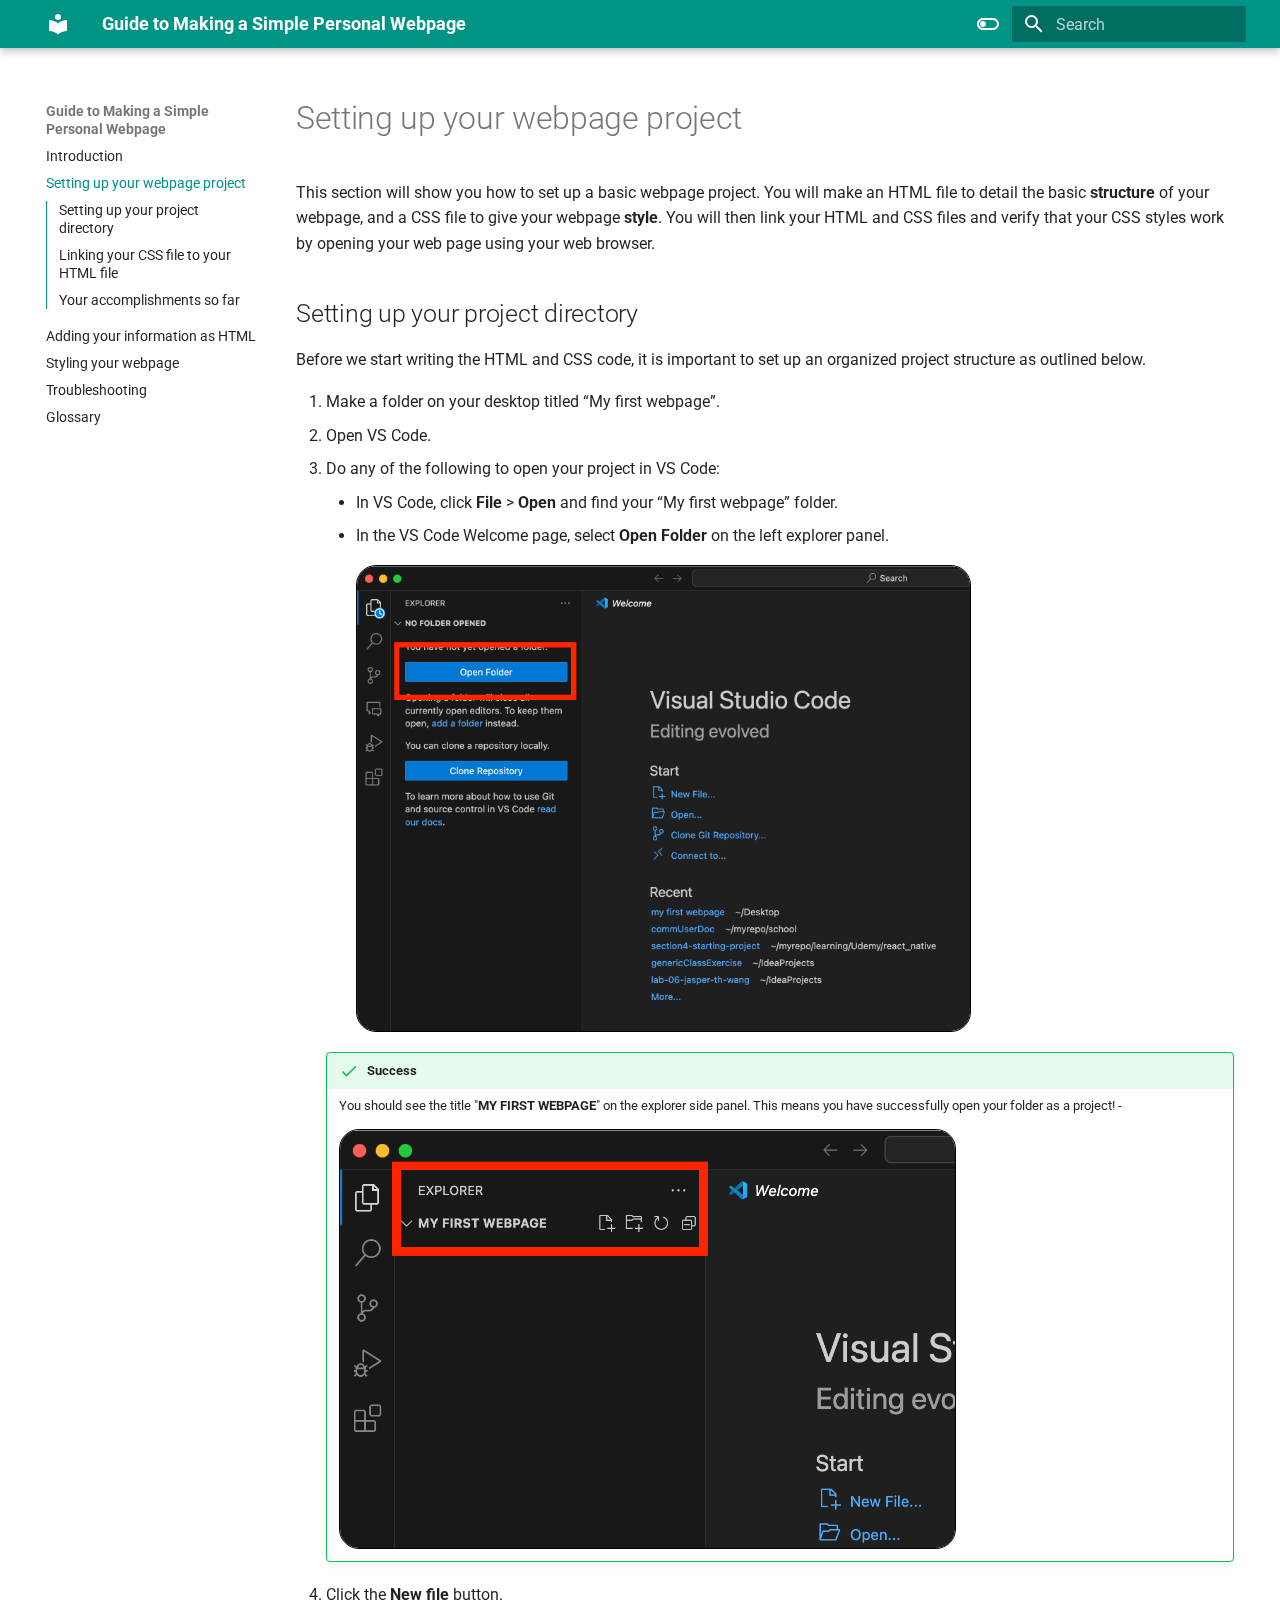
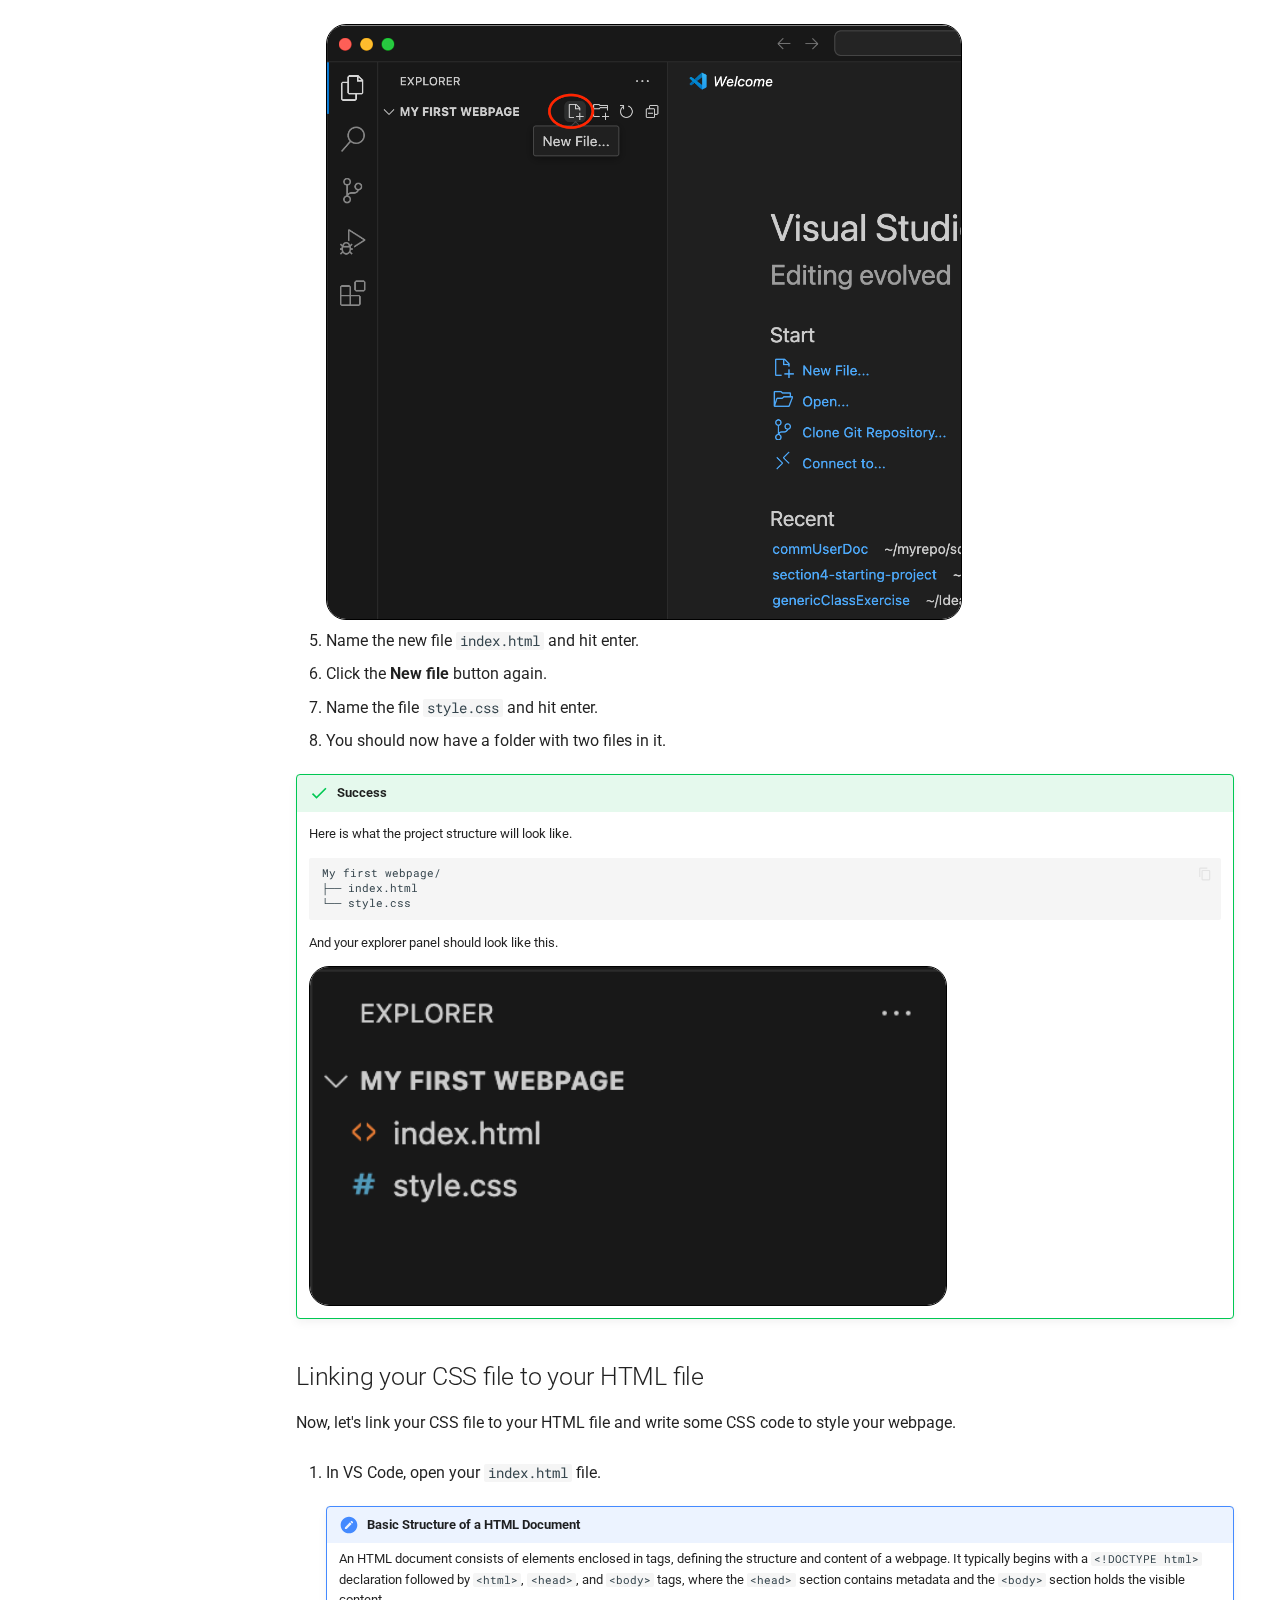
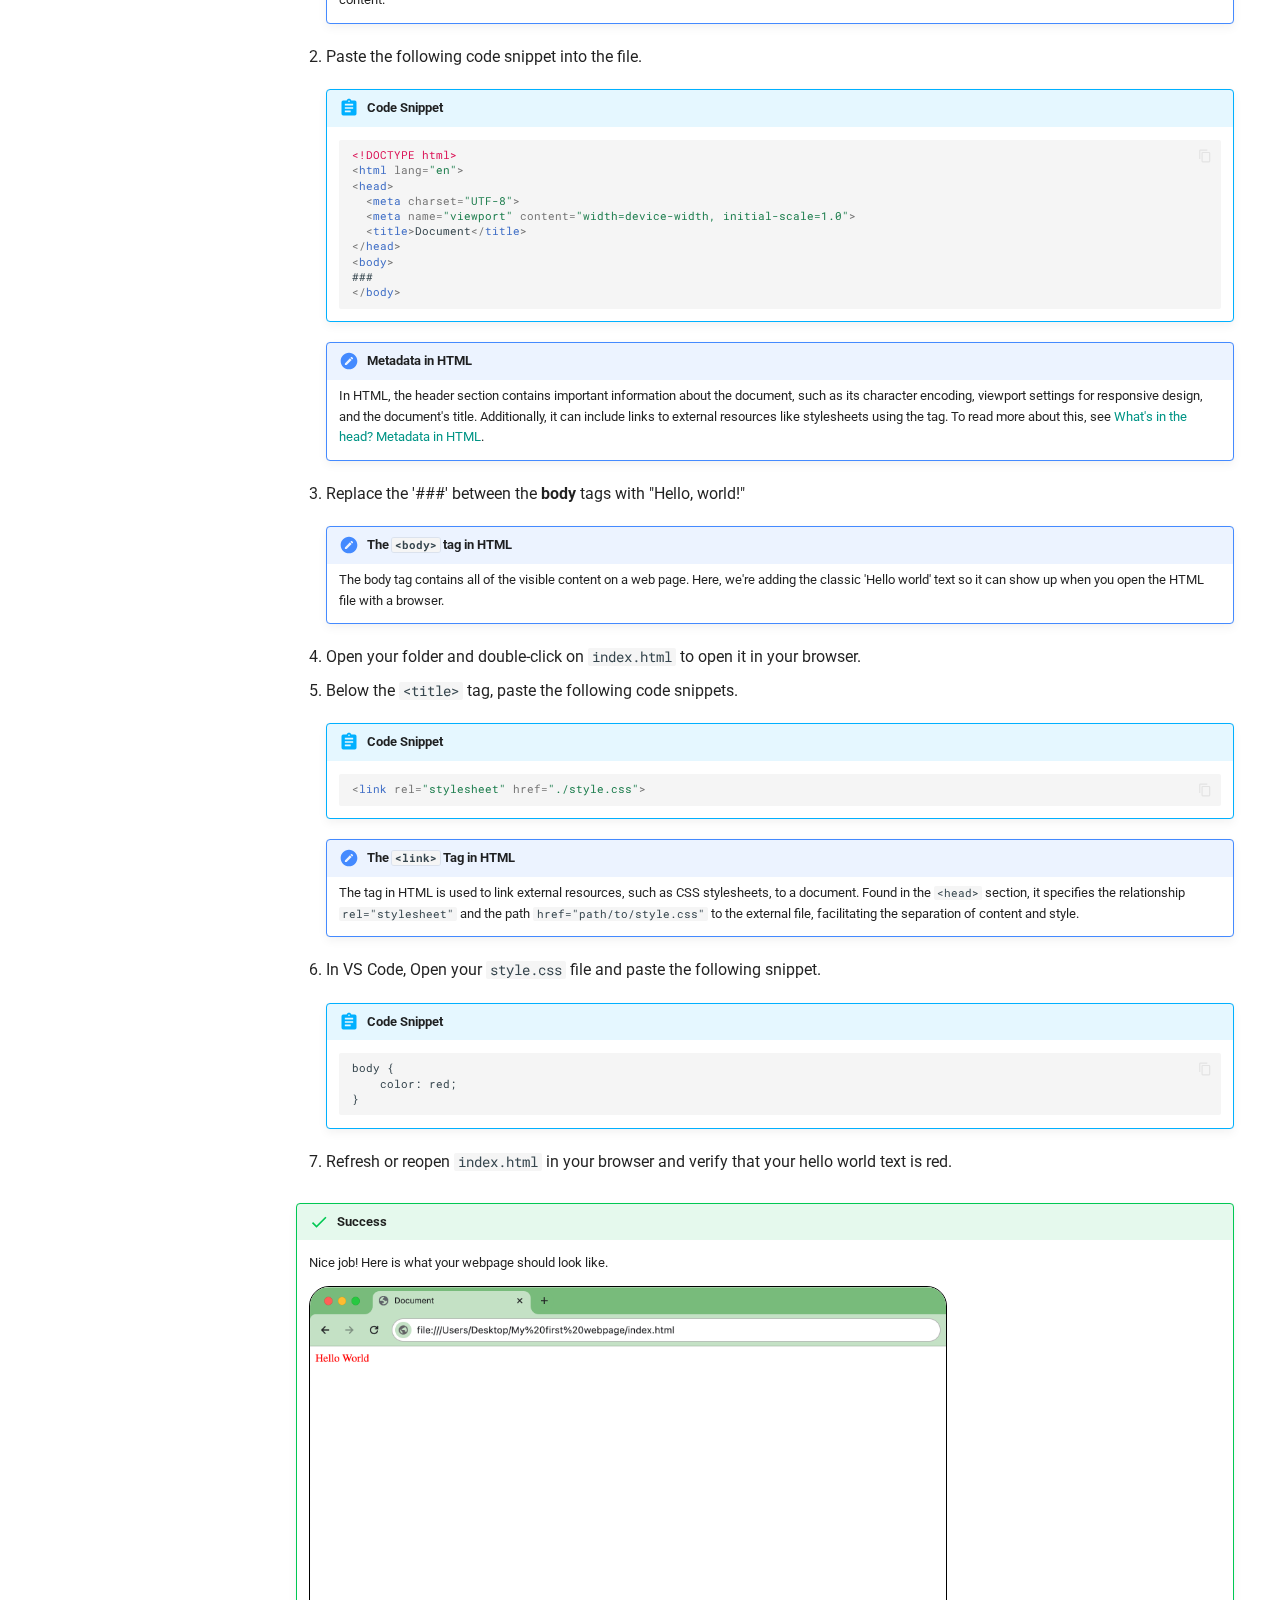
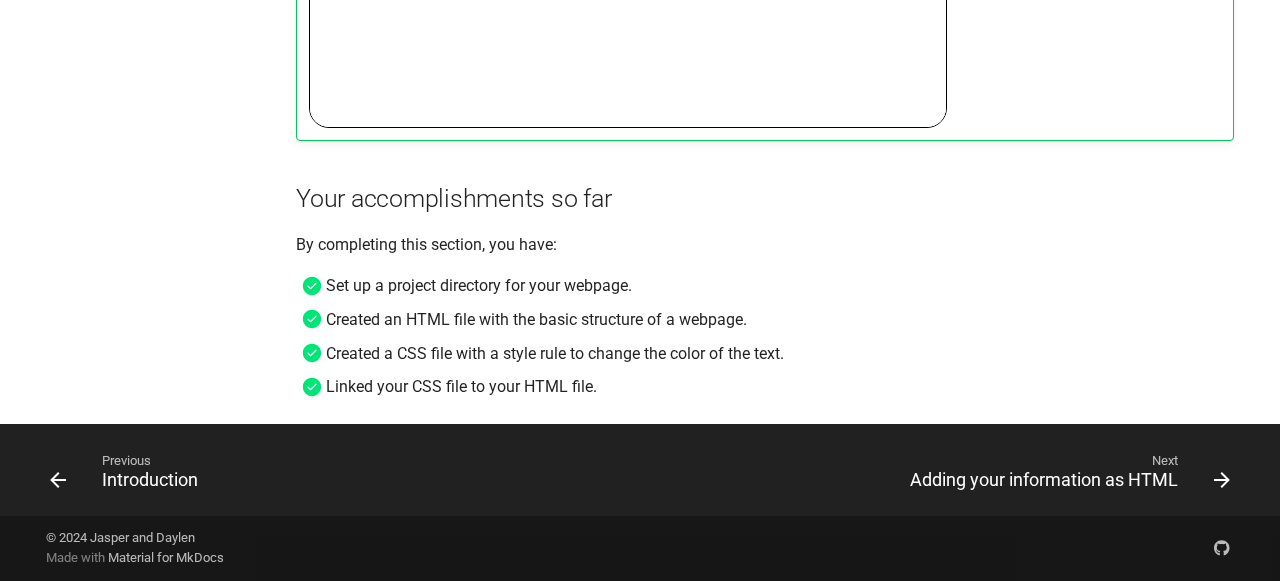
<file: task1/index.html>
<!doctype html>
<html lang="en" class="no-js">
  <head>
    
      <meta charset="utf-8">
      <meta name="viewport" content="width=device-width,initial-scale=1">
      
      
      
      
        <link rel="prev" href="..">
      
      
        <link rel="next" href="../task2/">
      
      
      <link rel="icon" href="../assets/images/favicon.png">
      <meta name="generator" content="mkdocs-1.5.3, mkdocs-material-9.5.17">
    
    
      
        <title>Setting up your webpage project - Guide to Making a Simple Personal Webpage</title>
      
    
    
      <link rel="stylesheet" href="../assets/stylesheets/main.bcfcd587.min.css">
      
        
        <link rel="stylesheet" href="../assets/stylesheets/palette.06af60db.min.css">
      
      


    
    
      
    
    
      
        
        
        <link rel="preconnect" href="https://fonts.gstatic.com" crossorigin>
        <link rel="stylesheet" href="https://fonts.googleapis.com/css?family=Roboto:300,300i,400,400i,700,700i%7CRoboto+Mono:400,400i,700,700i&display=fallback">
        <style>:root{--md-text-font:"Roboto";--md-code-font:"Roboto Mono"}</style>
      
    
    
      <link rel="stylesheet" href="../stylesheets/extra.css">
    
    <script>__md_scope=new URL("..",location),__md_hash=e=>[...e].reduce((e,_)=>(e<<5)-e+_.charCodeAt(0),0),__md_get=(e,_=localStorage,t=__md_scope)=>JSON.parse(_.getItem(t.pathname+"."+e)),__md_set=(e,_,t=localStorage,a=__md_scope)=>{try{t.setItem(a.pathname+"."+e,JSON.stringify(_))}catch(e){}}</script>
    
      

    
    
    
  </head>
  
  
    
    
      
    
    
    
    
    <body dir="ltr" data-md-color-scheme="default" data-md-color-primary="teal" data-md-color-accent="purple">
  
    
    <input class="md-toggle" data-md-toggle="drawer" type="checkbox" id="__drawer" autocomplete="off">
    <input class="md-toggle" data-md-toggle="search" type="checkbox" id="__search" autocomplete="off">
    <label class="md-overlay" for="__drawer"></label>
    <div data-md-component="skip">
      
        
        <a href="#setting-up-your-webpage-project" class="md-skip">
          Skip to content
        </a>
      
    </div>
    <div data-md-component="announce">
      
    </div>
    
    
      

  

<header class="md-header md-header--shadow" data-md-component="header">
  <nav class="md-header__inner md-grid" aria-label="Header">
    <a href=".." title="Guide to Making a Simple Personal Webpage" class="md-header__button md-logo" aria-label="Guide to Making a Simple Personal Webpage" data-md-component="logo">
      
  
  <svg xmlns="http://www.w3.org/2000/svg" viewBox="0 0 24 24"><path d="M12 8a3 3 0 0 0 3-3 3 3 0 0 0-3-3 3 3 0 0 0-3 3 3 3 0 0 0 3 3m0 3.54C9.64 9.35 6.5 8 3 8v11c3.5 0 6.64 1.35 9 3.54 2.36-2.19 5.5-3.54 9-3.54V8c-3.5 0-6.64 1.35-9 3.54Z"/></svg>

    </a>
    <label class="md-header__button md-icon" for="__drawer">
      
      <svg xmlns="http://www.w3.org/2000/svg" viewBox="0 0 24 24"><path d="M3 6h18v2H3V6m0 5h18v2H3v-2m0 5h18v2H3v-2Z"/></svg>
    </label>
    <div class="md-header__title" data-md-component="header-title">
      <div class="md-header__ellipsis">
        <div class="md-header__topic">
          <span class="md-ellipsis">
            Guide to Making a Simple Personal Webpage
          </span>
        </div>
        <div class="md-header__topic" data-md-component="header-topic">
          <span class="md-ellipsis">
            
              Setting up your webpage project
            
          </span>
        </div>
      </div>
    </div>
    
      
        <form class="md-header__option" data-md-component="palette">
  
    
    
    
    <input class="md-option" data-md-color-media="" data-md-color-scheme="default" data-md-color-primary="teal" data-md-color-accent="purple"  aria-label="Switch to dark mode"  type="radio" name="__palette" id="__palette_0">
    
      <label class="md-header__button md-icon" title="Switch to dark mode" for="__palette_1" hidden>
        <svg xmlns="http://www.w3.org/2000/svg" viewBox="0 0 24 24"><path d="M17 6H7c-3.31 0-6 2.69-6 6s2.69 6 6 6h10c3.31 0 6-2.69 6-6s-2.69-6-6-6zm0 10H7c-2.21 0-4-1.79-4-4s1.79-4 4-4h10c2.21 0 4 1.79 4 4s-1.79 4-4 4zM7 9c-1.66 0-3 1.34-3 3s1.34 3 3 3 3-1.34 3-3-1.34-3-3-3z"/></svg>
      </label>
    
  
    
    
    
    <input class="md-option" data-md-color-media="" data-md-color-scheme="slate" data-md-color-primary="teal" data-md-color-accent="lime"  aria-label="Switch to light mode"  type="radio" name="__palette" id="__palette_1">
    
      <label class="md-header__button md-icon" title="Switch to light mode" for="__palette_0" hidden>
        <svg xmlns="http://www.w3.org/2000/svg" viewBox="0 0 24 24"><path d="M17 7H7a5 5 0 0 0-5 5 5 5 0 0 0 5 5h10a5 5 0 0 0 5-5 5 5 0 0 0-5-5m0 8a3 3 0 0 1-3-3 3 3 0 0 1 3-3 3 3 0 0 1 3 3 3 3 0 0 1-3 3Z"/></svg>
      </label>
    
  
</form>
      
    
    
      <script>var media,input,key,value,palette=__md_get("__palette");if(palette&&palette.color){"(prefers-color-scheme)"===palette.color.media&&(media=matchMedia("(prefers-color-scheme: light)"),input=document.querySelector(media.matches?"[data-md-color-media='(prefers-color-scheme: light)']":"[data-md-color-media='(prefers-color-scheme: dark)']"),palette.color.media=input.getAttribute("data-md-color-media"),palette.color.scheme=input.getAttribute("data-md-color-scheme"),palette.color.primary=input.getAttribute("data-md-color-primary"),palette.color.accent=input.getAttribute("data-md-color-accent"));for([key,value]of Object.entries(palette.color))document.body.setAttribute("data-md-color-"+key,value)}</script>
    
    
    
      <label class="md-header__button md-icon" for="__search">
        
        <svg xmlns="http://www.w3.org/2000/svg" viewBox="0 0 24 24"><path d="M9.5 3A6.5 6.5 0 0 1 16 9.5c0 1.61-.59 3.09-1.56 4.23l.27.27h.79l5 5-1.5 1.5-5-5v-.79l-.27-.27A6.516 6.516 0 0 1 9.5 16 6.5 6.5 0 0 1 3 9.5 6.5 6.5 0 0 1 9.5 3m0 2C7 5 5 7 5 9.5S7 14 9.5 14 14 12 14 9.5 12 5 9.5 5Z"/></svg>
      </label>
      <div class="md-search" data-md-component="search" role="dialog">
  <label class="md-search__overlay" for="__search"></label>
  <div class="md-search__inner" role="search">
    <form class="md-search__form" name="search">
      <input type="text" class="md-search__input" name="query" aria-label="Search" placeholder="Search" autocapitalize="off" autocorrect="off" autocomplete="off" spellcheck="false" data-md-component="search-query" required>
      <label class="md-search__icon md-icon" for="__search">
        
        <svg xmlns="http://www.w3.org/2000/svg" viewBox="0 0 24 24"><path d="M9.5 3A6.5 6.5 0 0 1 16 9.5c0 1.61-.59 3.09-1.56 4.23l.27.27h.79l5 5-1.5 1.5-5-5v-.79l-.27-.27A6.516 6.516 0 0 1 9.5 16 6.5 6.5 0 0 1 3 9.5 6.5 6.5 0 0 1 9.5 3m0 2C7 5 5 7 5 9.5S7 14 9.5 14 14 12 14 9.5 12 5 9.5 5Z"/></svg>
        
        <svg xmlns="http://www.w3.org/2000/svg" viewBox="0 0 24 24"><path d="M20 11v2H8l5.5 5.5-1.42 1.42L4.16 12l7.92-7.92L13.5 5.5 8 11h12Z"/></svg>
      </label>
      <nav class="md-search__options" aria-label="Search">
        
        <button type="reset" class="md-search__icon md-icon" title="Clear" aria-label="Clear" tabindex="-1">
          
          <svg xmlns="http://www.w3.org/2000/svg" viewBox="0 0 24 24"><path d="M19 6.41 17.59 5 12 10.59 6.41 5 5 6.41 10.59 12 5 17.59 6.41 19 12 13.41 17.59 19 19 17.59 13.41 12 19 6.41Z"/></svg>
        </button>
      </nav>
      
        <div class="md-search__suggest" data-md-component="search-suggest"></div>
      
    </form>
    <div class="md-search__output">
      <div class="md-search__scrollwrap" data-md-scrollfix>
        <div class="md-search-result" data-md-component="search-result">
          <div class="md-search-result__meta">
            Initializing search
          </div>
          <ol class="md-search-result__list" role="presentation"></ol>
        </div>
      </div>
    </div>
  </div>
</div>
    
    
  </nav>
  
</header>
    
    <div class="md-container" data-md-component="container">
      
      
        
          
        
      
      <main class="md-main" data-md-component="main">
        <div class="md-main__inner md-grid">
          
            
              
              <div class="md-sidebar md-sidebar--primary" data-md-component="sidebar" data-md-type="navigation" >
                <div class="md-sidebar__scrollwrap">
                  <div class="md-sidebar__inner">
                    



  

<nav class="md-nav md-nav--primary md-nav--integrated" aria-label="Navigation" data-md-level="0">
  <label class="md-nav__title" for="__drawer">
    <a href=".." title="Guide to Making a Simple Personal Webpage" class="md-nav__button md-logo" aria-label="Guide to Making a Simple Personal Webpage" data-md-component="logo">
      
  
  <svg xmlns="http://www.w3.org/2000/svg" viewBox="0 0 24 24"><path d="M12 8a3 3 0 0 0 3-3 3 3 0 0 0-3-3 3 3 0 0 0-3 3 3 3 0 0 0 3 3m0 3.54C9.64 9.35 6.5 8 3 8v11c3.5 0 6.64 1.35 9 3.54 2.36-2.19 5.5-3.54 9-3.54V8c-3.5 0-6.64 1.35-9 3.54Z"/></svg>

    </a>
    Guide to Making a Simple Personal Webpage
  </label>
  
  <ul class="md-nav__list" data-md-scrollfix>
    
      
      
  
  
  
  
    <li class="md-nav__item">
      <a href=".." class="md-nav__link">
        
  
  <span class="md-ellipsis">
    Introduction
  </span>
  

      </a>
    </li>
  

    
      
      
  
  
    
  
  
  
    <li class="md-nav__item md-nav__item--active">
      
      <input class="md-nav__toggle md-toggle" type="checkbox" id="__toc">
      
      
        
      
      
        <label class="md-nav__link md-nav__link--active" for="__toc">
          
  
  <span class="md-ellipsis">
    Setting up your webpage project
  </span>
  

          <span class="md-nav__icon md-icon"></span>
        </label>
      
      <a href="./" class="md-nav__link md-nav__link--active">
        
  
  <span class="md-ellipsis">
    Setting up your webpage project
  </span>
  

      </a>
      
        

<nav class="md-nav md-nav--secondary" aria-label="Table of contents">
  
  
  
    
  
  
    <label class="md-nav__title" for="__toc">
      <span class="md-nav__icon md-icon"></span>
      Table of contents
    </label>
    <ul class="md-nav__list" data-md-component="toc" data-md-scrollfix>
      
        <li class="md-nav__item">
  <a href="#setting-up-your-project-directory" class="md-nav__link">
    <span class="md-ellipsis">
      Setting up your project directory
    </span>
  </a>
  
</li>
      
        <li class="md-nav__item">
  <a href="#linking-your-css-file-to-your-html-file" class="md-nav__link">
    <span class="md-ellipsis">
      Linking your CSS file to your HTML file
    </span>
  </a>
  
</li>
      
        <li class="md-nav__item">
  <a href="#your-accomplishments-so-far" class="md-nav__link">
    <span class="md-ellipsis">
      Your accomplishments so far
    </span>
  </a>
  
</li>
      
    </ul>
  
</nav>
      
    </li>
  

    
      
      
  
  
  
  
    <li class="md-nav__item">
      <a href="../task2/" class="md-nav__link">
        
  
  <span class="md-ellipsis">
    Adding your information as HTML
  </span>
  

      </a>
    </li>
  

    
      
      
  
  
  
  
    <li class="md-nav__item">
      <a href="../task3/" class="md-nav__link">
        
  
  <span class="md-ellipsis">
    Styling your webpage
  </span>
  

      </a>
    </li>
  

    
      
      
  
  
  
  
    <li class="md-nav__item">
      <a href="../troubleshooting/" class="md-nav__link">
        
  
  <span class="md-ellipsis">
    Troubleshooting
  </span>
  

      </a>
    </li>
  

    
      
      
  
  
  
  
    <li class="md-nav__item">
      <a href="../glossary/" class="md-nav__link">
        
  
  <span class="md-ellipsis">
    Glossary
  </span>
  

      </a>
    </li>
  

    
  </ul>
</nav>
                  </div>
                </div>
              </div>
            
            
          
          
            <div class="md-content" data-md-component="content">
              <article class="md-content__inner md-typeset">
                
                  


<h1 id="setting-up-your-webpage-project">Setting up your webpage project<a class="headerlink" href="#setting-up-your-webpage-project" title="Permanent link">&para;</a></h1>
<p>This section will show you how to set up a basic webpage project. You will make an HTML file to detail the basic <strong>structure</strong> of your webpage, and a CSS file to give your webpage <strong>style</strong>. You will then link your HTML and CSS files and verify that your CSS styles work by opening your web page using your web browser.</p>
<h2 id="setting-up-your-project-directory">Setting up your project directory<a class="headerlink" href="#setting-up-your-project-directory" title="Permanent link">&para;</a></h2>
<p>Before we start writing the HTML and CSS code, it is important to set up an organized project structure as outlined below.</p>
<ol>
<li>Make a folder on your desktop titled “My first webpage”.</li>
<li>Open VS Code.</li>
<li>
<p>Do any of the following to open your project in VS Code:</p>
<ul>
<li>In VS Code, click <strong>File</strong> &gt; <strong>Open</strong> and find your “My first webpage” folder.</li>
<li>In the VS Code Welcome page, select <strong>Open Folder</strong> on the left explorer panel.
  <img alt="Open a Folder" src="../assets/task1/open-folder.png" /></li>
</ul>
<div class="admonition success">
<p class="admonition-title">Success</p>
<p>You should see the title "<strong>MY FIRST WEBPAGE</strong>" on the explorer side panel. This means you have successfully open your folder as a project!
- <img alt="Successfully Open a Folder" src="../assets/task1/open-folder-success.png" /></p>
</div>
</li>
<li>
<p>Click the <strong>New file</strong> button.
    <img alt="New File Button" src="../assets/task1/new-file.png" /></p>
</li>
<li>Name the new file <code>index.html</code> and hit enter.</li>
<li>Click the <strong>New file</strong> button again.</li>
<li>Name the file <code>style.css</code> and hit enter.</li>
<li>You should now have a folder with two files in it.</li>
</ol>
<div class="admonition success">
<p class="admonition-title">Success</p>
<p>Here is what the project structure will look like.
<div class="language-text highlight"><pre><span></span><code><span id="__span-0-1"><a id="__codelineno-0-1" name="__codelineno-0-1" href="#__codelineno-0-1"></a>My first webpage/
</span><span id="__span-0-2"><a id="__codelineno-0-2" name="__codelineno-0-2" href="#__codelineno-0-2"></a>├── index.html
</span><span id="__span-0-3"><a id="__codelineno-0-3" name="__codelineno-0-3" href="#__codelineno-0-3"></a>└── style.css
</span></code></pre></div></p>
<p>And your explorer panel should look like this.</p>
<p><img alt="Project Setup Success" src="../assets/task1/project-setup-success.png" /></p>
</div>
<h2 id="linking-your-css-file-to-your-html-file">Linking your CSS file to your HTML file<a class="headerlink" href="#linking-your-css-file-to-your-html-file" title="Permanent link">&para;</a></h2>
<p>Now, let's link your CSS file to your HTML file and write some CSS code to style your webpage.</p>
<ol>
<li>
<p>In VS Code, open your <code>index.html</code> file.</p>
<div class="admonition note">
<p class="admonition-title">Basic Structure of a HTML Document</p>
<p>An HTML document consists of elements enclosed in tags, defining the structure and content of a webpage. It typically begins with a <code>&lt;!DOCTYPE html&gt;</code> declaration followed by <code>&lt;html&gt;</code>, <code>&lt;head&gt;</code>, and <code>&lt;body&gt;</code> tags, where the <code>&lt;head&gt;</code> section contains metadata and the <code>&lt;body&gt;</code> section holds the visible content.</p>
</div>
</li>
<li>
<p>Paste the following code snippet into the file.</p>
<div class="admonition abstract">
<p class="admonition-title">Code Snippet</p>
<div class="language-html highlight"><pre><span></span><code><span id="__span-1-1"><a id="__codelineno-1-1" name="__codelineno-1-1" href="#__codelineno-1-1"></a><span class="cp">&lt;!DOCTYPE html&gt;</span>
</span><span id="__span-1-2"><a id="__codelineno-1-2" name="__codelineno-1-2" href="#__codelineno-1-2"></a><span class="p">&lt;</span><span class="nt">html</span> <span class="na">lang</span><span class="o">=</span><span class="s">&quot;en&quot;</span><span class="p">&gt;</span>
</span><span id="__span-1-3"><a id="__codelineno-1-3" name="__codelineno-1-3" href="#__codelineno-1-3"></a><span class="p">&lt;</span><span class="nt">head</span><span class="p">&gt;</span>
</span><span id="__span-1-4"><a id="__codelineno-1-4" name="__codelineno-1-4" href="#__codelineno-1-4"></a>  <span class="p">&lt;</span><span class="nt">meta</span> <span class="na">charset</span><span class="o">=</span><span class="s">&quot;UTF-8&quot;</span><span class="p">&gt;</span>
</span><span id="__span-1-5"><a id="__codelineno-1-5" name="__codelineno-1-5" href="#__codelineno-1-5"></a>  <span class="p">&lt;</span><span class="nt">meta</span> <span class="na">name</span><span class="o">=</span><span class="s">&quot;viewport&quot;</span> <span class="na">content</span><span class="o">=</span><span class="s">&quot;width=device-width, initial-scale=1.0&quot;</span><span class="p">&gt;</span>
</span><span id="__span-1-6"><a id="__codelineno-1-6" name="__codelineno-1-6" href="#__codelineno-1-6"></a>  <span class="p">&lt;</span><span class="nt">title</span><span class="p">&gt;</span>Document<span class="p">&lt;/</span><span class="nt">title</span><span class="p">&gt;</span>
</span><span id="__span-1-7"><a id="__codelineno-1-7" name="__codelineno-1-7" href="#__codelineno-1-7"></a><span class="p">&lt;/</span><span class="nt">head</span><span class="p">&gt;</span>
</span><span id="__span-1-8"><a id="__codelineno-1-8" name="__codelineno-1-8" href="#__codelineno-1-8"></a><span class="p">&lt;</span><span class="nt">body</span><span class="p">&gt;</span>
</span><span id="__span-1-9"><a id="__codelineno-1-9" name="__codelineno-1-9" href="#__codelineno-1-9"></a>###
</span><span id="__span-1-10"><a id="__codelineno-1-10" name="__codelineno-1-10" href="#__codelineno-1-10"></a><span class="p">&lt;/</span><span class="nt">body</span><span class="p">&gt;</span>
</span></code></pre></div>
</div>
<div class="admonition note">
<p class="admonition-title">Metadata in HTML</p>
<p>In HTML, the header section contains important information about the document, such as its character encoding, viewport settings for responsive design, and the document's title. Additionally, it can include links to external resources like stylesheets using the <link> tag. To read more about this, see <a href="https://developer.mozilla.org/en-US/docs/Learn/HTML/Introduction_to_HTML/The_head_metadata_in_HTML">What's in the head? Metadata in HTML</a>.</p>
</div>
</li>
<li>
<p>Replace the '###' between the <strong>body</strong> tags with "Hello, world!"</p>
<div class="admonition note">
<p class="admonition-title">The <code>&lt;body&gt;</code> tag in HTML</p>
<p>The body tag contains all of the visible content on a web page. Here, we're adding the classic 'Hello world' text so it can show up when you open the HTML file with a browser.</p>
</div>
</li>
<li>
<p>Open your folder and double-click on <code>index.html</code> to open it in your browser.</p>
</li>
<li>
<p>Below the <code>&lt;title&gt;</code> tag, paste the following code snippets.</p>
<div class="admonition abstract">
<p class="admonition-title">Code Snippet</p>
<div class="language-html highlight"><pre><span></span><code><span id="__span-2-1"><a id="__codelineno-2-1" name="__codelineno-2-1" href="#__codelineno-2-1"></a><span class="p">&lt;</span><span class="nt">link</span> <span class="na">rel</span><span class="o">=</span><span class="s">&quot;stylesheet&quot;</span> <span class="na">href</span><span class="o">=</span><span class="s">&quot;./style.css&quot;</span><span class="p">&gt;</span>  
</span></code></pre></div>
</div>
<div class="admonition note">
<p class="admonition-title">The <code>&lt;link&gt;</code> Tag in HTML</p>
<p>The <link> tag in HTML is used to link external resources, such as CSS stylesheets, to a document. Found in the <code>&lt;head&gt;</code> section, it specifies the relationship <code>rel="stylesheet"</code> and the path <code>href="path/to/style.css"</code> to the external file, facilitating the separation of content and style.</p>
</div>
</li>
<li>
<p>In VS Code, Open your <code>style.css</code> file and paste the following snippet.</p>
<div class="admonition abstract">
<p class="admonition-title">Code Snippet</p>
<div class="language-html highlight"><pre><span></span><code><span id="__span-3-1"><a id="__codelineno-3-1" name="__codelineno-3-1" href="#__codelineno-3-1"></a>body {
</span><span id="__span-3-2"><a id="__codelineno-3-2" name="__codelineno-3-2" href="#__codelineno-3-2"></a>    color: red;
</span><span id="__span-3-3"><a id="__codelineno-3-3" name="__codelineno-3-3" href="#__codelineno-3-3"></a>}
</span></code></pre></div>
</div>
</li>
<li>
<p>Refresh or reopen <code>index.html</code> in your browser and verify that your hello world text is red.</p>
</li>
</ol>
<div class="admonition success">
<p class="admonition-title">Success</p>
<p>Nice job! Here is what your webpage should look like.</p>
<p><img alt="Project Setup Success" src="../assets/task1/task1-result.png" /></p>
</div>
<h2 id="your-accomplishments-so-far">Your accomplishments so far<a class="headerlink" href="#your-accomplishments-so-far" title="Permanent link">&para;</a></h2>
<p>By completing this section, you have:</p>
<ul class="task-list">
<li class="task-list-item"><label class="task-list-control"><input type="checkbox" disabled checked/><span class="task-list-indicator"></span></label> Set up a project directory for your webpage.</li>
<li class="task-list-item"><label class="task-list-control"><input type="checkbox" disabled checked/><span class="task-list-indicator"></span></label> Created an HTML file with the basic structure of a webpage.</li>
<li class="task-list-item"><label class="task-list-control"><input type="checkbox" disabled checked/><span class="task-list-indicator"></span></label> Created a CSS file with a style rule to change the color of the text.</li>
<li class="task-list-item"><label class="task-list-control"><input type="checkbox" disabled checked/><span class="task-list-indicator"></span></label> Linked your CSS file to your HTML file.</li>
</ul>












                
              </article>
            </div>
          
          
  <script>var tabs=__md_get("__tabs");if(Array.isArray(tabs))e:for(var set of document.querySelectorAll(".tabbed-set")){var tab,labels=set.querySelector(".tabbed-labels");for(tab of tabs)for(var label of labels.getElementsByTagName("label"))if(label.innerText.trim()===tab){var input=document.getElementById(label.htmlFor);input.checked=!0;continue e}}</script>

<script>var target=document.getElementById(location.hash.slice(1));target&&target.name&&(target.checked=target.name.startsWith("__tabbed_"))</script>
        </div>
        
          <button type="button" class="md-top md-icon" data-md-component="top" hidden>
  
  <svg xmlns="http://www.w3.org/2000/svg" viewBox="0 0 24 24"><path d="M13 20h-2V8l-5.5 5.5-1.42-1.42L12 4.16l7.92 7.92-1.42 1.42L13 8v12Z"/></svg>
  Back to top
</button>
        
      </main>
      
        <footer class="md-footer">
  
    
      
      <nav class="md-footer__inner md-grid" aria-label="Footer" >
        
          
          <a href=".." class="md-footer__link md-footer__link--prev" aria-label="Previous: Introduction">
            <div class="md-footer__button md-icon">
              
              <svg xmlns="http://www.w3.org/2000/svg" viewBox="0 0 24 24"><path d="M20 11v2H8l5.5 5.5-1.42 1.42L4.16 12l7.92-7.92L13.5 5.5 8 11h12Z"/></svg>
            </div>
            <div class="md-footer__title">
              <span class="md-footer__direction">
                Previous
              </span>
              <div class="md-ellipsis">
                Introduction
              </div>
            </div>
          </a>
        
        
          
          <a href="../task2/" class="md-footer__link md-footer__link--next" aria-label="Next: Adding your information as HTML">
            <div class="md-footer__title">
              <span class="md-footer__direction">
                Next
              </span>
              <div class="md-ellipsis">
                Adding your information as HTML
              </div>
            </div>
            <div class="md-footer__button md-icon">
              
              <svg xmlns="http://www.w3.org/2000/svg" viewBox="0 0 24 24"><path d="M4 11v2h12l-5.5 5.5 1.42 1.42L19.84 12l-7.92-7.92L10.5 5.5 16 11H4Z"/></svg>
            </div>
          </a>
        
      </nav>
    
  
  <div class="md-footer-meta md-typeset">
    <div class="md-footer-meta__inner md-grid">
      <div class="md-copyright">
  
    <div class="md-copyright__highlight">
      &copy; 2024 Jasper and Daylen
    </div>
  
  
    Made with
    <a href="https://squidfunk.github.io/mkdocs-material/" target="_blank" rel="noopener">
      Material for MkDocs
    </a>
  
</div>
      
        <div class="md-social">
  
    
    
    
    
      
      
    
    <a href="https://github.com/jasper-th-wang/Basic_Webpage_Guide" target="_blank" rel="noopener" title="github.com" class="md-social__link">
      <svg xmlns="http://www.w3.org/2000/svg" viewBox="0 0 496 512"><!--! Font Awesome Free 6.5.1 by @fontawesome - https://fontawesome.com License - https://fontawesome.com/license/free (Icons: CC BY 4.0, Fonts: SIL OFL 1.1, Code: MIT License) Copyright 2023 Fonticons, Inc.--><path d="M165.9 397.4c0 2-2.3 3.6-5.2 3.6-3.3.3-5.6-1.3-5.6-3.6 0-2 2.3-3.6 5.2-3.6 3-.3 5.6 1.3 5.6 3.6zm-31.1-4.5c-.7 2 1.3 4.3 4.3 4.9 2.6 1 5.6 0 6.2-2s-1.3-4.3-4.3-5.2c-2.6-.7-5.5.3-6.2 2.3zm44.2-1.7c-2.9.7-4.9 2.6-4.6 4.9.3 2 2.9 3.3 5.9 2.6 2.9-.7 4.9-2.6 4.6-4.6-.3-1.9-3-3.2-5.9-2.9zM244.8 8C106.1 8 0 113.3 0 252c0 110.9 69.8 205.8 169.5 239.2 12.8 2.3 17.3-5.6 17.3-12.1 0-6.2-.3-40.4-.3-61.4 0 0-70 15-84.7-29.8 0 0-11.4-29.1-27.8-36.6 0 0-22.9-15.7 1.6-15.4 0 0 24.9 2 38.6 25.8 21.9 38.6 58.6 27.5 72.9 20.9 2.3-16 8.8-27.1 16-33.7-55.9-6.2-112.3-14.3-112.3-110.5 0-27.5 7.6-41.3 23.6-58.9-2.6-6.5-11.1-33.3 2.6-67.9 20.9-6.5 69 27 69 27 20-5.6 41.5-8.5 62.8-8.5s42.8 2.9 62.8 8.5c0 0 48.1-33.6 69-27 13.7 34.7 5.2 61.4 2.6 67.9 16 17.7 25.8 31.5 25.8 58.9 0 96.5-58.9 104.2-114.8 110.5 9.2 7.9 17 22.9 17 46.4 0 33.7-.3 75.4-.3 83.6 0 6.5 4.6 14.4 17.3 12.1C428.2 457.8 496 362.9 496 252 496 113.3 383.5 8 244.8 8zM97.2 352.9c-1.3 1-1 3.3.7 5.2 1.6 1.6 3.9 2.3 5.2 1 1.3-1 1-3.3-.7-5.2-1.6-1.6-3.9-2.3-5.2-1zm-10.8-8.1c-.7 1.3.3 2.9 2.3 3.9 1.6 1 3.6.7 4.3-.7.7-1.3-.3-2.9-2.3-3.9-2-.6-3.6-.3-4.3.7zm32.4 35.6c-1.6 1.3-1 4.3 1.3 6.2 2.3 2.3 5.2 2.6 6.5 1 1.3-1.3.7-4.3-1.3-6.2-2.2-2.3-5.2-2.6-6.5-1zm-11.4-14.7c-1.6 1-1.6 3.6 0 5.9 1.6 2.3 4.3 3.3 5.6 2.3 1.6-1.3 1.6-3.9 0-6.2-1.4-2.3-4-3.3-5.6-2z"/></svg>
    </a>
  
</div>
      
    </div>
  </div>
</footer>
      
    </div>
    <div class="md-dialog" data-md-component="dialog">
      <div class="md-dialog__inner md-typeset"></div>
    </div>
    
    
    <script id="__config" type="application/json">{"base": "..", "features": ["toc.follow", "toc.integrate", "navigation.footer", "navigation.sections", "navigation.top", "search.suggest", "search.highlight", "content.tabs.link", "content.code.annotation", "content.code.copy"], "search": "../assets/javascripts/workers/search.b8dbb3d2.min.js", "translations": {"clipboard.copied": "Copied to clipboard", "clipboard.copy": "Copy to clipboard", "search.result.more.one": "1 more on this page", "search.result.more.other": "# more on this page", "search.result.none": "No matching documents", "search.result.one": "1 matching document", "search.result.other": "# matching documents", "search.result.placeholder": "Type to start searching", "search.result.term.missing": "Missing", "select.version": "Select version"}}</script>
    
    
      <script src="../assets/javascripts/bundle.1e8ae164.min.js"></script>
      
    
  </body>
</html>
</file>
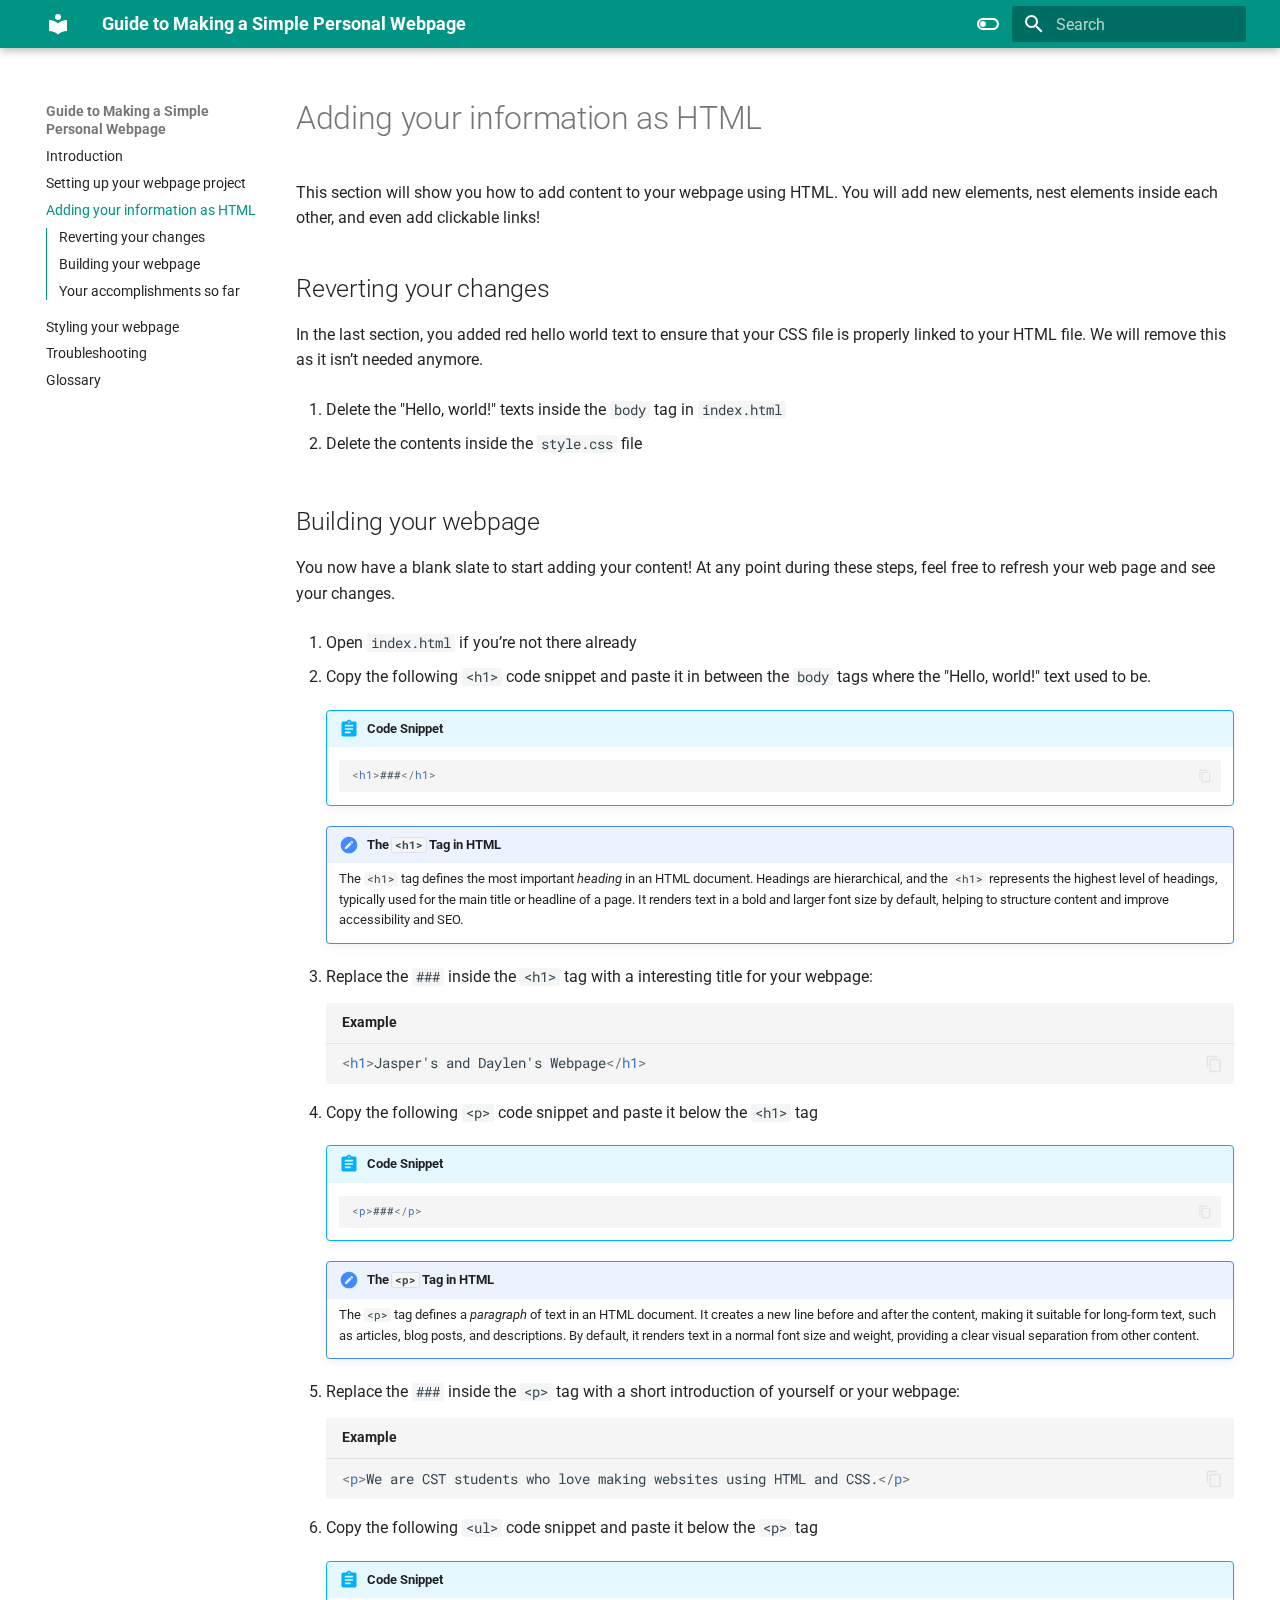
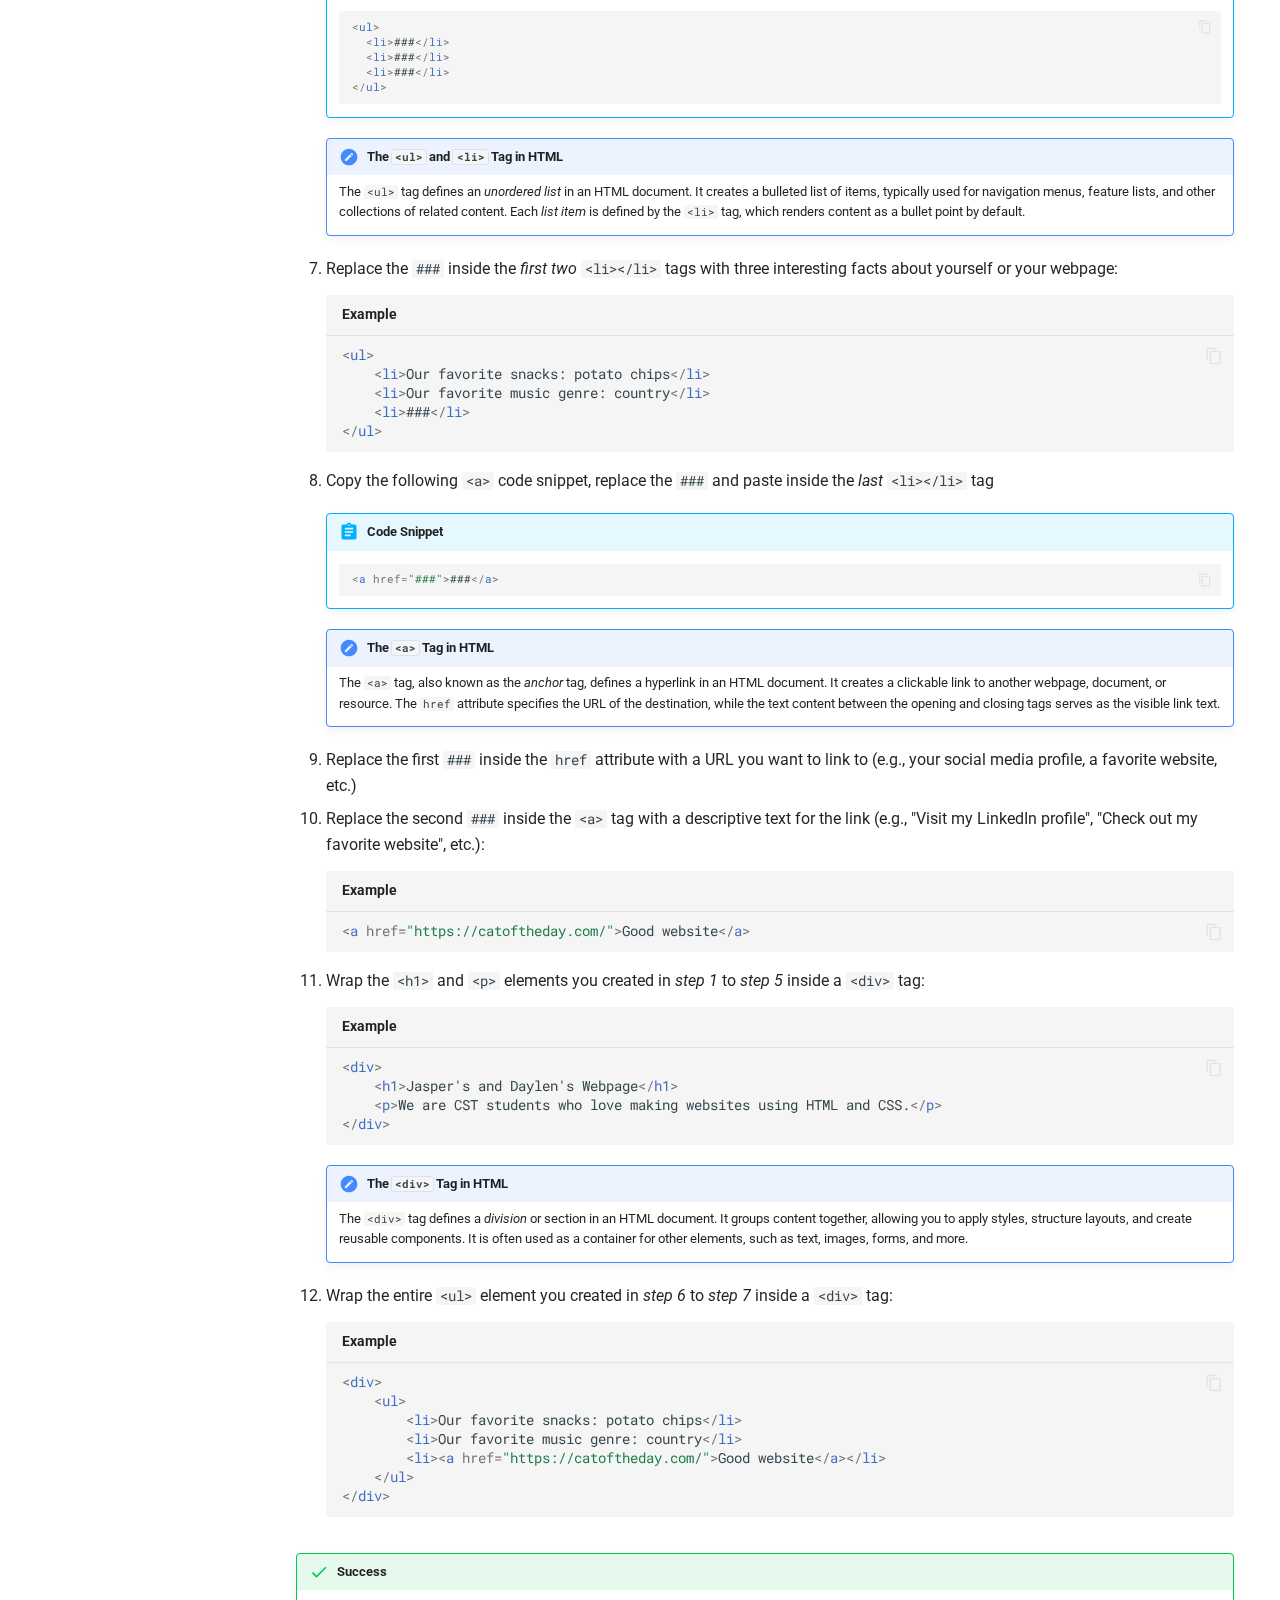
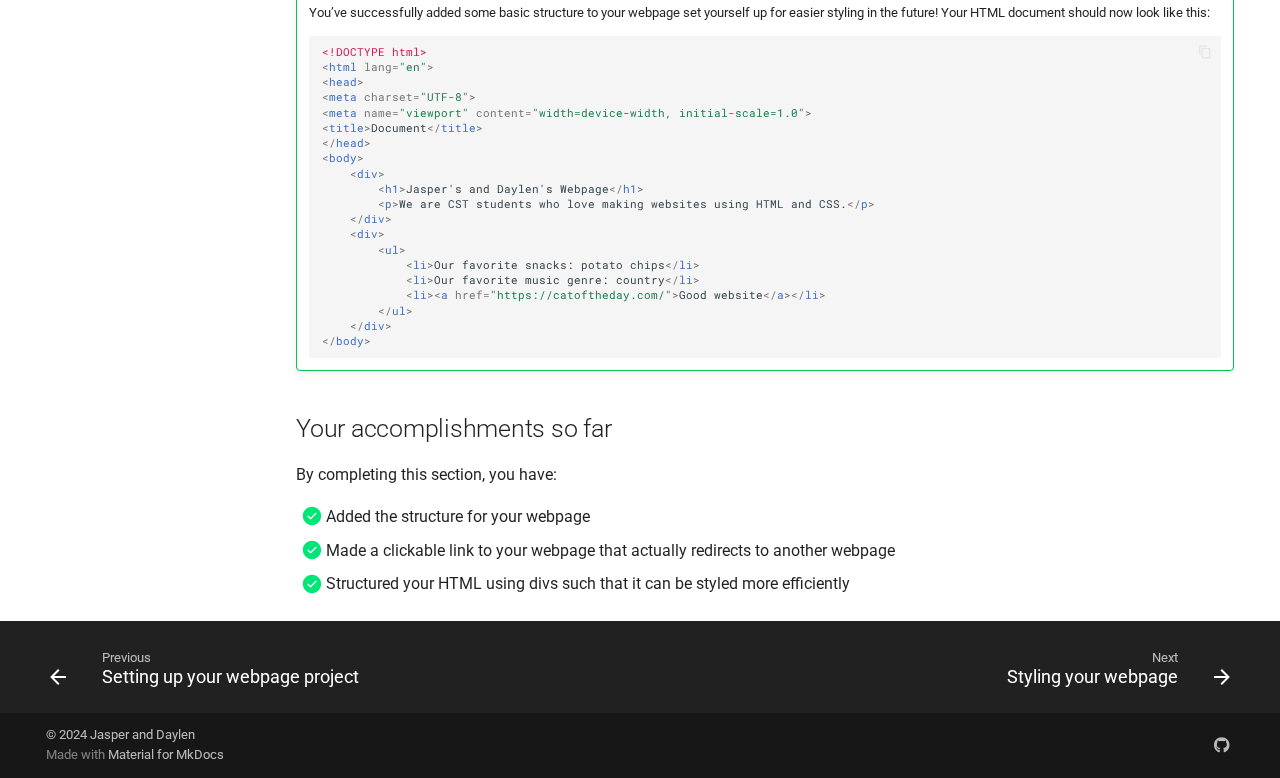
<file: task2/index.html>
<!doctype html>
<html lang="en" class="no-js">
  <head>
    
      <meta charset="utf-8">
      <meta name="viewport" content="width=device-width,initial-scale=1">
      
      
      
      
        <link rel="prev" href="../task1/">
      
      
        <link rel="next" href="../task3/">
      
      
      <link rel="icon" href="../assets/images/favicon.png">
      <meta name="generator" content="mkdocs-1.5.3, mkdocs-material-9.5.17">
    
    
      
        <title>Adding your information as HTML - Guide to Making a Simple Personal Webpage</title>
      
    
    
      <link rel="stylesheet" href="../assets/stylesheets/main.bcfcd587.min.css">
      
        
        <link rel="stylesheet" href="../assets/stylesheets/palette.06af60db.min.css">
      
      


    
    
      
    
    
      
        
        
        <link rel="preconnect" href="https://fonts.gstatic.com" crossorigin>
        <link rel="stylesheet" href="https://fonts.googleapis.com/css?family=Roboto:300,300i,400,400i,700,700i%7CRoboto+Mono:400,400i,700,700i&display=fallback">
        <style>:root{--md-text-font:"Roboto";--md-code-font:"Roboto Mono"}</style>
      
    
    
      <link rel="stylesheet" href="../stylesheets/extra.css">
    
    <script>__md_scope=new URL("..",location),__md_hash=e=>[...e].reduce((e,_)=>(e<<5)-e+_.charCodeAt(0),0),__md_get=(e,_=localStorage,t=__md_scope)=>JSON.parse(_.getItem(t.pathname+"."+e)),__md_set=(e,_,t=localStorage,a=__md_scope)=>{try{t.setItem(a.pathname+"."+e,JSON.stringify(_))}catch(e){}}</script>
    
      

    
    
    
  </head>
  
  
    
    
      
    
    
    
    
    <body dir="ltr" data-md-color-scheme="default" data-md-color-primary="teal" data-md-color-accent="purple">
  
    
    <input class="md-toggle" data-md-toggle="drawer" type="checkbox" id="__drawer" autocomplete="off">
    <input class="md-toggle" data-md-toggle="search" type="checkbox" id="__search" autocomplete="off">
    <label class="md-overlay" for="__drawer"></label>
    <div data-md-component="skip">
      
        
        <a href="#adding-your-information-as-html" class="md-skip">
          Skip to content
        </a>
      
    </div>
    <div data-md-component="announce">
      
    </div>
    
    
      

  

<header class="md-header md-header--shadow" data-md-component="header">
  <nav class="md-header__inner md-grid" aria-label="Header">
    <a href=".." title="Guide to Making a Simple Personal Webpage" class="md-header__button md-logo" aria-label="Guide to Making a Simple Personal Webpage" data-md-component="logo">
      
  
  <svg xmlns="http://www.w3.org/2000/svg" viewBox="0 0 24 24"><path d="M12 8a3 3 0 0 0 3-3 3 3 0 0 0-3-3 3 3 0 0 0-3 3 3 3 0 0 0 3 3m0 3.54C9.64 9.35 6.5 8 3 8v11c3.5 0 6.64 1.35 9 3.54 2.36-2.19 5.5-3.54 9-3.54V8c-3.5 0-6.64 1.35-9 3.54Z"/></svg>

    </a>
    <label class="md-header__button md-icon" for="__drawer">
      
      <svg xmlns="http://www.w3.org/2000/svg" viewBox="0 0 24 24"><path d="M3 6h18v2H3V6m0 5h18v2H3v-2m0 5h18v2H3v-2Z"/></svg>
    </label>
    <div class="md-header__title" data-md-component="header-title">
      <div class="md-header__ellipsis">
        <div class="md-header__topic">
          <span class="md-ellipsis">
            Guide to Making a Simple Personal Webpage
          </span>
        </div>
        <div class="md-header__topic" data-md-component="header-topic">
          <span class="md-ellipsis">
            
              Adding your information as HTML
            
          </span>
        </div>
      </div>
    </div>
    
      
        <form class="md-header__option" data-md-component="palette">
  
    
    
    
    <input class="md-option" data-md-color-media="" data-md-color-scheme="default" data-md-color-primary="teal" data-md-color-accent="purple"  aria-label="Switch to dark mode"  type="radio" name="__palette" id="__palette_0">
    
      <label class="md-header__button md-icon" title="Switch to dark mode" for="__palette_1" hidden>
        <svg xmlns="http://www.w3.org/2000/svg" viewBox="0 0 24 24"><path d="M17 6H7c-3.31 0-6 2.69-6 6s2.69 6 6 6h10c3.31 0 6-2.69 6-6s-2.69-6-6-6zm0 10H7c-2.21 0-4-1.79-4-4s1.79-4 4-4h10c2.21 0 4 1.79 4 4s-1.79 4-4 4zM7 9c-1.66 0-3 1.34-3 3s1.34 3 3 3 3-1.34 3-3-1.34-3-3-3z"/></svg>
      </label>
    
  
    
    
    
    <input class="md-option" data-md-color-media="" data-md-color-scheme="slate" data-md-color-primary="teal" data-md-color-accent="lime"  aria-label="Switch to light mode"  type="radio" name="__palette" id="__palette_1">
    
      <label class="md-header__button md-icon" title="Switch to light mode" for="__palette_0" hidden>
        <svg xmlns="http://www.w3.org/2000/svg" viewBox="0 0 24 24"><path d="M17 7H7a5 5 0 0 0-5 5 5 5 0 0 0 5 5h10a5 5 0 0 0 5-5 5 5 0 0 0-5-5m0 8a3 3 0 0 1-3-3 3 3 0 0 1 3-3 3 3 0 0 1 3 3 3 3 0 0 1-3 3Z"/></svg>
      </label>
    
  
</form>
      
    
    
      <script>var media,input,key,value,palette=__md_get("__palette");if(palette&&palette.color){"(prefers-color-scheme)"===palette.color.media&&(media=matchMedia("(prefers-color-scheme: light)"),input=document.querySelector(media.matches?"[data-md-color-media='(prefers-color-scheme: light)']":"[data-md-color-media='(prefers-color-scheme: dark)']"),palette.color.media=input.getAttribute("data-md-color-media"),palette.color.scheme=input.getAttribute("data-md-color-scheme"),palette.color.primary=input.getAttribute("data-md-color-primary"),palette.color.accent=input.getAttribute("data-md-color-accent"));for([key,value]of Object.entries(palette.color))document.body.setAttribute("data-md-color-"+key,value)}</script>
    
    
    
      <label class="md-header__button md-icon" for="__search">
        
        <svg xmlns="http://www.w3.org/2000/svg" viewBox="0 0 24 24"><path d="M9.5 3A6.5 6.5 0 0 1 16 9.5c0 1.61-.59 3.09-1.56 4.23l.27.27h.79l5 5-1.5 1.5-5-5v-.79l-.27-.27A6.516 6.516 0 0 1 9.5 16 6.5 6.5 0 0 1 3 9.5 6.5 6.5 0 0 1 9.5 3m0 2C7 5 5 7 5 9.5S7 14 9.5 14 14 12 14 9.5 12 5 9.5 5Z"/></svg>
      </label>
      <div class="md-search" data-md-component="search" role="dialog">
  <label class="md-search__overlay" for="__search"></label>
  <div class="md-search__inner" role="search">
    <form class="md-search__form" name="search">
      <input type="text" class="md-search__input" name="query" aria-label="Search" placeholder="Search" autocapitalize="off" autocorrect="off" autocomplete="off" spellcheck="false" data-md-component="search-query" required>
      <label class="md-search__icon md-icon" for="__search">
        
        <svg xmlns="http://www.w3.org/2000/svg" viewBox="0 0 24 24"><path d="M9.5 3A6.5 6.5 0 0 1 16 9.5c0 1.61-.59 3.09-1.56 4.23l.27.27h.79l5 5-1.5 1.5-5-5v-.79l-.27-.27A6.516 6.516 0 0 1 9.5 16 6.5 6.5 0 0 1 3 9.5 6.5 6.5 0 0 1 9.5 3m0 2C7 5 5 7 5 9.5S7 14 9.5 14 14 12 14 9.5 12 5 9.5 5Z"/></svg>
        
        <svg xmlns="http://www.w3.org/2000/svg" viewBox="0 0 24 24"><path d="M20 11v2H8l5.5 5.5-1.42 1.42L4.16 12l7.92-7.92L13.5 5.5 8 11h12Z"/></svg>
      </label>
      <nav class="md-search__options" aria-label="Search">
        
        <button type="reset" class="md-search__icon md-icon" title="Clear" aria-label="Clear" tabindex="-1">
          
          <svg xmlns="http://www.w3.org/2000/svg" viewBox="0 0 24 24"><path d="M19 6.41 17.59 5 12 10.59 6.41 5 5 6.41 10.59 12 5 17.59 6.41 19 12 13.41 17.59 19 19 17.59 13.41 12 19 6.41Z"/></svg>
        </button>
      </nav>
      
        <div class="md-search__suggest" data-md-component="search-suggest"></div>
      
    </form>
    <div class="md-search__output">
      <div class="md-search__scrollwrap" data-md-scrollfix>
        <div class="md-search-result" data-md-component="search-result">
          <div class="md-search-result__meta">
            Initializing search
          </div>
          <ol class="md-search-result__list" role="presentation"></ol>
        </div>
      </div>
    </div>
  </div>
</div>
    
    
  </nav>
  
</header>
    
    <div class="md-container" data-md-component="container">
      
      
        
          
        
      
      <main class="md-main" data-md-component="main">
        <div class="md-main__inner md-grid">
          
            
              
              <div class="md-sidebar md-sidebar--primary" data-md-component="sidebar" data-md-type="navigation" >
                <div class="md-sidebar__scrollwrap">
                  <div class="md-sidebar__inner">
                    



  

<nav class="md-nav md-nav--primary md-nav--integrated" aria-label="Navigation" data-md-level="0">
  <label class="md-nav__title" for="__drawer">
    <a href=".." title="Guide to Making a Simple Personal Webpage" class="md-nav__button md-logo" aria-label="Guide to Making a Simple Personal Webpage" data-md-component="logo">
      
  
  <svg xmlns="http://www.w3.org/2000/svg" viewBox="0 0 24 24"><path d="M12 8a3 3 0 0 0 3-3 3 3 0 0 0-3-3 3 3 0 0 0-3 3 3 3 0 0 0 3 3m0 3.54C9.64 9.35 6.5 8 3 8v11c3.5 0 6.64 1.35 9 3.54 2.36-2.19 5.5-3.54 9-3.54V8c-3.5 0-6.64 1.35-9 3.54Z"/></svg>

    </a>
    Guide to Making a Simple Personal Webpage
  </label>
  
  <ul class="md-nav__list" data-md-scrollfix>
    
      
      
  
  
  
  
    <li class="md-nav__item">
      <a href=".." class="md-nav__link">
        
  
  <span class="md-ellipsis">
    Introduction
  </span>
  

      </a>
    </li>
  

    
      
      
  
  
  
  
    <li class="md-nav__item">
      <a href="../task1/" class="md-nav__link">
        
  
  <span class="md-ellipsis">
    Setting up your webpage project
  </span>
  

      </a>
    </li>
  

    
      
      
  
  
    
  
  
  
    <li class="md-nav__item md-nav__item--active">
      
      <input class="md-nav__toggle md-toggle" type="checkbox" id="__toc">
      
      
        
      
      
        <label class="md-nav__link md-nav__link--active" for="__toc">
          
  
  <span class="md-ellipsis">
    Adding your information as HTML
  </span>
  

          <span class="md-nav__icon md-icon"></span>
        </label>
      
      <a href="./" class="md-nav__link md-nav__link--active">
        
  
  <span class="md-ellipsis">
    Adding your information as HTML
  </span>
  

      </a>
      
        

<nav class="md-nav md-nav--secondary" aria-label="Table of contents">
  
  
  
    
  
  
    <label class="md-nav__title" for="__toc">
      <span class="md-nav__icon md-icon"></span>
      Table of contents
    </label>
    <ul class="md-nav__list" data-md-component="toc" data-md-scrollfix>
      
        <li class="md-nav__item">
  <a href="#reverting-your-changes" class="md-nav__link">
    <span class="md-ellipsis">
      Reverting your changes
    </span>
  </a>
  
</li>
      
        <li class="md-nav__item">
  <a href="#building-your-webpage" class="md-nav__link">
    <span class="md-ellipsis">
      Building your webpage
    </span>
  </a>
  
</li>
      
        <li class="md-nav__item">
  <a href="#your-accomplishments-so-far" class="md-nav__link">
    <span class="md-ellipsis">
      Your accomplishments so far
    </span>
  </a>
  
</li>
      
    </ul>
  
</nav>
      
    </li>
  

    
      
      
  
  
  
  
    <li class="md-nav__item">
      <a href="../task3/" class="md-nav__link">
        
  
  <span class="md-ellipsis">
    Styling your webpage
  </span>
  

      </a>
    </li>
  

    
      
      
  
  
  
  
    <li class="md-nav__item">
      <a href="../troubleshooting/" class="md-nav__link">
        
  
  <span class="md-ellipsis">
    Troubleshooting
  </span>
  

      </a>
    </li>
  

    
      
      
  
  
  
  
    <li class="md-nav__item">
      <a href="../glossary/" class="md-nav__link">
        
  
  <span class="md-ellipsis">
    Glossary
  </span>
  

      </a>
    </li>
  

    
  </ul>
</nav>
                  </div>
                </div>
              </div>
            
            
          
          
            <div class="md-content" data-md-component="content">
              <article class="md-content__inner md-typeset">
                
                  


<h1 id="adding-your-information-as-html">Adding your information as HTML<a class="headerlink" href="#adding-your-information-as-html" title="Permanent link">&para;</a></h1>
<p>This section will show you how to add content to your webpage using HTML. You will add new elements, nest elements inside each other, and even add clickable links!</p>
<h2 id="reverting-your-changes">Reverting your changes<a class="headerlink" href="#reverting-your-changes" title="Permanent link">&para;</a></h2>
<p>In the last section, you added red hello world text to ensure that your CSS file is properly linked to your HTML file. We will remove this as it isn’t needed anymore.</p>
<ol>
<li>
<p>Delete the "Hello, world!" texts inside the <code>body</code> tag in <code>index.html</code></p>
</li>
<li>
<p>Delete the contents inside the <code>style.css</code> file</p>
</li>
</ol>
<h2 id="building-your-webpage">Building your webpage<a class="headerlink" href="#building-your-webpage" title="Permanent link">&para;</a></h2>
<p>You now have a blank slate to start adding your content! At any point during these steps, feel free to refresh your web page and see your changes.</p>
<ol>
<li>
<p>Open <code>index.html</code> if you’re not there already</p>
</li>
<li>
<p>Copy the following <code>&lt;h1&gt;</code> code snippet and paste it in between the <code>body</code> tags where the "Hello, world!" text used to be.</p>
<div class="admonition abstract">
<p class="admonition-title">Code Snippet</p>
<div class="language-html highlight"><pre><span></span><code><span id="__span-0-1"><a id="__codelineno-0-1" name="__codelineno-0-1" href="#__codelineno-0-1"></a><span class="p">&lt;</span><span class="nt">h1</span><span class="p">&gt;</span>###<span class="p">&lt;/</span><span class="nt">h1</span><span class="p">&gt;</span>
</span></code></pre></div>
</div>
<div class="admonition note">
<p class="admonition-title">The <code>&lt;h1&gt;</code> Tag in HTML</p>
<p>The <code>&lt;h1&gt;</code> tag defines the most important <em>heading</em> in an HTML document. Headings are hierarchical, and the <code>&lt;h1&gt;</code> represents the highest level of headings, typically used for the main title or headline of a page. It renders text in a bold and larger font size by default, helping to structure content and improve accessibility and SEO.</p>
</div>
</li>
<li>
<p>Replace the <code>###</code> inside the <code>&lt;h1&gt;</code> tag with a interesting title for your webpage:</p>
<div class="language-html highlight"><span class="filename">Example</span><pre><span></span><code><span id="__span-1-1"><a id="__codelineno-1-1" name="__codelineno-1-1" href="#__codelineno-1-1"></a><span class="p">&lt;</span><span class="nt">h1</span><span class="p">&gt;</span>Jasper&#39;s and Daylen&#39;s Webpage<span class="p">&lt;/</span><span class="nt">h1</span><span class="p">&gt;</span>
</span></code></pre></div>
</li>
<li>
<p>Copy the following <code>&lt;p&gt;</code> code snippet and paste it below the <code>&lt;h1&gt;</code> tag</p>
<div class="admonition abstract">
<p class="admonition-title">Code Snippet</p>
<div class="language-html highlight"><pre><span></span><code><span id="__span-2-1"><a id="__codelineno-2-1" name="__codelineno-2-1" href="#__codelineno-2-1"></a><span class="p">&lt;</span><span class="nt">p</span><span class="p">&gt;</span>###<span class="p">&lt;/</span><span class="nt">p</span><span class="p">&gt;</span>
</span></code></pre></div>
</div>
<div class="admonition note">
<p class="admonition-title">The <code>&lt;p&gt;</code> Tag in HTML</p>
<p>The <code>&lt;p&gt;</code> tag defines a <em>paragraph</em> of text in an HTML document. It creates a new line before and after the content, making it suitable for long-form text, such as articles, blog posts, and descriptions. By default, it renders text in a normal font size and weight, providing a clear visual separation from other content.</p>
</div>
</li>
<li>
<p>Replace the <code>###</code> inside the <code>&lt;p&gt;</code> tag with a short introduction of yourself or your webpage:</p>
<div class="language-html highlight"><span class="filename">Example</span><pre><span></span><code><span id="__span-3-1"><a id="__codelineno-3-1" name="__codelineno-3-1" href="#__codelineno-3-1"></a><span class="p">&lt;</span><span class="nt">p</span><span class="p">&gt;</span>We are CST students who love making websites using HTML and CSS.<span class="p">&lt;/</span><span class="nt">p</span><span class="p">&gt;</span>
</span></code></pre></div>
</li>
<li>
<p>Copy the following <code>&lt;ul&gt;</code> code snippet and paste it below the <code>&lt;p&gt;</code> tag</p>
<div class="admonition abstract">
<p class="admonition-title">Code Snippet</p>
<div class="language-html highlight"><pre><span></span><code><span id="__span-4-1"><a id="__codelineno-4-1" name="__codelineno-4-1" href="#__codelineno-4-1"></a><span class="p">&lt;</span><span class="nt">ul</span><span class="p">&gt;</span>
</span><span id="__span-4-2"><a id="__codelineno-4-2" name="__codelineno-4-2" href="#__codelineno-4-2"></a>  <span class="p">&lt;</span><span class="nt">li</span><span class="p">&gt;</span>###<span class="p">&lt;/</span><span class="nt">li</span><span class="p">&gt;</span>
</span><span id="__span-4-3"><a id="__codelineno-4-3" name="__codelineno-4-3" href="#__codelineno-4-3"></a>  <span class="p">&lt;</span><span class="nt">li</span><span class="p">&gt;</span>###<span class="p">&lt;/</span><span class="nt">li</span><span class="p">&gt;</span>
</span><span id="__span-4-4"><a id="__codelineno-4-4" name="__codelineno-4-4" href="#__codelineno-4-4"></a>  <span class="p">&lt;</span><span class="nt">li</span><span class="p">&gt;</span>###<span class="p">&lt;/</span><span class="nt">li</span><span class="p">&gt;</span>
</span><span id="__span-4-5"><a id="__codelineno-4-5" name="__codelineno-4-5" href="#__codelineno-4-5"></a><span class="p">&lt;/</span><span class="nt">ul</span><span class="p">&gt;</span>
</span></code></pre></div>
</div>
<div class="admonition note">
<p class="admonition-title">The <code>&lt;ul&gt;</code> and <code>&lt;li&gt;</code> Tag in HTML</p>
<p>The <code>&lt;ul&gt;</code> tag defines an <em>unordered list</em> in an HTML document. It creates a bulleted list of items, typically used for navigation menus, feature lists, and other collections of related content. Each <em>list item</em> is defined by the <code>&lt;li&gt;</code> tag, which renders content as a bullet point by default.</p>
</div>
</li>
<li>
<p>Replace the <code>###</code> inside the <em>first two</em> <code>&lt;li&gt;&lt;/li&gt;</code> tags with three interesting facts about yourself or your webpage:</p>
<div class="language-html highlight"><span class="filename">Example</span><pre><span></span><code><span id="__span-5-1"><a id="__codelineno-5-1" name="__codelineno-5-1" href="#__codelineno-5-1"></a><span class="p">&lt;</span><span class="nt">ul</span><span class="p">&gt;</span>
</span><span id="__span-5-2"><a id="__codelineno-5-2" name="__codelineno-5-2" href="#__codelineno-5-2"></a>    <span class="p">&lt;</span><span class="nt">li</span><span class="p">&gt;</span>Our favorite snacks: potato chips<span class="p">&lt;/</span><span class="nt">li</span><span class="p">&gt;</span>
</span><span id="__span-5-3"><a id="__codelineno-5-3" name="__codelineno-5-3" href="#__codelineno-5-3"></a>    <span class="p">&lt;</span><span class="nt">li</span><span class="p">&gt;</span>Our favorite music genre: country<span class="p">&lt;/</span><span class="nt">li</span><span class="p">&gt;</span>
</span><span id="__span-5-4"><a id="__codelineno-5-4" name="__codelineno-5-4" href="#__codelineno-5-4"></a>    <span class="p">&lt;</span><span class="nt">li</span><span class="p">&gt;</span>###<span class="p">&lt;/</span><span class="nt">li</span><span class="p">&gt;</span>
</span><span id="__span-5-5"><a id="__codelineno-5-5" name="__codelineno-5-5" href="#__codelineno-5-5"></a><span class="p">&lt;/</span><span class="nt">ul</span><span class="p">&gt;</span>
</span></code></pre></div>
</li>
<li>
<p>Copy the following <code>&lt;a&gt;</code> code snippet, replace the <code>###</code> and paste inside the <em>last</em> <code>&lt;li&gt;&lt;/li&gt;</code> tag</p>
<div class="admonition abstract">
<p class="admonition-title">Code Snippet</p>
<div class="language-html highlight"><pre><span></span><code><span id="__span-6-1"><a id="__codelineno-6-1" name="__codelineno-6-1" href="#__codelineno-6-1"></a><span class="p">&lt;</span><span class="nt">a</span> <span class="na">href</span><span class="o">=</span><span class="s">&quot;###&quot;</span><span class="p">&gt;</span>###<span class="p">&lt;/</span><span class="nt">a</span><span class="p">&gt;</span>
</span></code></pre></div>
</div>
<div class="admonition note">
<p class="admonition-title">The <code>&lt;a&gt;</code> Tag in HTML</p>
<p>The <code>&lt;a&gt;</code> tag, also known as the <em>anchor</em> tag, defines a hyperlink in an HTML document. It creates a clickable link to another webpage, document, or resource. The <code>href</code> attribute specifies the URL of the destination, while the text content between the opening and closing tags serves as the visible link text.</p>
</div>
</li>
<li>
<p>Replace the first <code>###</code> inside the <code>href</code> attribute with a URL you want to link to (e.g., your social media profile, a favorite website, etc.)</p>
</li>
<li>
<p>Replace the second <code>###</code> inside the <code>&lt;a&gt;</code> tag with a descriptive text for the link (e.g., "Visit my LinkedIn profile", "Check out my favorite website", etc.):</p>
<div class="language-html highlight"><span class="filename">Example</span><pre><span></span><code><span id="__span-7-1"><a id="__codelineno-7-1" name="__codelineno-7-1" href="#__codelineno-7-1"></a><span class="p">&lt;</span><span class="nt">a</span> <span class="na">href</span><span class="o">=</span><span class="s">&quot;https://catoftheday.com/&quot;</span><span class="p">&gt;</span>Good website<span class="p">&lt;/</span><span class="nt">a</span><span class="p">&gt;</span>
</span></code></pre></div>
</li>
<li>
<p>Wrap the <code>&lt;h1&gt;</code> and <code>&lt;p&gt;</code> elements you created in <em>step 1</em> to <em>step 5</em> inside a <code>&lt;div&gt;</code> tag:
    <div class="language-html highlight"><span class="filename">Example</span><pre><span></span><code><span id="__span-8-1"><a id="__codelineno-8-1" name="__codelineno-8-1" href="#__codelineno-8-1"></a><span class="p">&lt;</span><span class="nt">div</span><span class="p">&gt;</span>
</span><span id="__span-8-2"><a id="__codelineno-8-2" name="__codelineno-8-2" href="#__codelineno-8-2"></a>    <span class="p">&lt;</span><span class="nt">h1</span><span class="p">&gt;</span>Jasper&#39;s and Daylen&#39;s Webpage<span class="p">&lt;/</span><span class="nt">h1</span><span class="p">&gt;</span>
</span><span id="__span-8-3"><a id="__codelineno-8-3" name="__codelineno-8-3" href="#__codelineno-8-3"></a>    <span class="p">&lt;</span><span class="nt">p</span><span class="p">&gt;</span>We are CST students who love making websites using HTML and CSS.<span class="p">&lt;/</span><span class="nt">p</span><span class="p">&gt;</span>
</span><span id="__span-8-4"><a id="__codelineno-8-4" name="__codelineno-8-4" href="#__codelineno-8-4"></a><span class="p">&lt;/</span><span class="nt">div</span><span class="p">&gt;</span>
</span></code></pre></div></p>
<div class="admonition note">
<p class="admonition-title">The <code>&lt;div&gt;</code> Tag in HTML</p>
<p>The <code>&lt;div&gt;</code> tag defines a <em>division</em> or section in an HTML document. It groups content together, allowing you to apply styles, structure layouts, and create reusable components. It is often used as a container for other elements, such as text, images, forms, and more.</p>
</div>
</li>
<li>
<p>Wrap the entire <code>&lt;ul&gt;</code> element you created in <em>step 6</em> to <em>step 7</em> inside a <code>&lt;div&gt;</code> tag:</p>
<div class="language-html highlight"><span class="filename">Example</span><pre><span></span><code><span id="__span-9-1"><a id="__codelineno-9-1" name="__codelineno-9-1" href="#__codelineno-9-1"></a><span class="p">&lt;</span><span class="nt">div</span><span class="p">&gt;</span>
</span><span id="__span-9-2"><a id="__codelineno-9-2" name="__codelineno-9-2" href="#__codelineno-9-2"></a>    <span class="p">&lt;</span><span class="nt">ul</span><span class="p">&gt;</span>
</span><span id="__span-9-3"><a id="__codelineno-9-3" name="__codelineno-9-3" href="#__codelineno-9-3"></a>        <span class="p">&lt;</span><span class="nt">li</span><span class="p">&gt;</span>Our favorite snacks: potato chips<span class="p">&lt;/</span><span class="nt">li</span><span class="p">&gt;</span>
</span><span id="__span-9-4"><a id="__codelineno-9-4" name="__codelineno-9-4" href="#__codelineno-9-4"></a>        <span class="p">&lt;</span><span class="nt">li</span><span class="p">&gt;</span>Our favorite music genre: country<span class="p">&lt;/</span><span class="nt">li</span><span class="p">&gt;</span>
</span><span id="__span-9-5"><a id="__codelineno-9-5" name="__codelineno-9-5" href="#__codelineno-9-5"></a>        <span class="p">&lt;</span><span class="nt">li</span><span class="p">&gt;&lt;</span><span class="nt">a</span> <span class="na">href</span><span class="o">=</span><span class="s">&quot;https://catoftheday.com/&quot;</span><span class="p">&gt;</span>Good website<span class="p">&lt;/</span><span class="nt">a</span><span class="p">&gt;&lt;/</span><span class="nt">li</span><span class="p">&gt;</span>
</span><span id="__span-9-6"><a id="__codelineno-9-6" name="__codelineno-9-6" href="#__codelineno-9-6"></a>    <span class="p">&lt;/</span><span class="nt">ul</span><span class="p">&gt;</span>
</span><span id="__span-9-7"><a id="__codelineno-9-7" name="__codelineno-9-7" href="#__codelineno-9-7"></a><span class="p">&lt;/</span><span class="nt">div</span><span class="p">&gt;</span>
</span></code></pre></div>
</li>
</ol>
<div class="admonition success">
<p class="admonition-title">Success</p>
<p>You’ve successfully added some basic structure to your webpage set yourself up for easier styling in the future! Your HTML document should now look like this:</p>
<div class="language-html highlight"><pre><span></span><code><span id="__span-10-1"><a id="__codelineno-10-1" name="__codelineno-10-1" href="#__codelineno-10-1"></a><span class="cp">&lt;!DOCTYPE html&gt;</span>
</span><span id="__span-10-2"><a id="__codelineno-10-2" name="__codelineno-10-2" href="#__codelineno-10-2"></a><span class="p">&lt;</span><span class="nt">html</span> <span class="na">lang</span><span class="o">=</span><span class="s">&quot;en&quot;</span><span class="p">&gt;</span>
</span><span id="__span-10-3"><a id="__codelineno-10-3" name="__codelineno-10-3" href="#__codelineno-10-3"></a><span class="p">&lt;</span><span class="nt">head</span><span class="p">&gt;</span>
</span><span id="__span-10-4"><a id="__codelineno-10-4" name="__codelineno-10-4" href="#__codelineno-10-4"></a><span class="p">&lt;</span><span class="nt">meta</span> <span class="na">charset</span><span class="o">=</span><span class="s">&quot;UTF-8&quot;</span><span class="p">&gt;</span>
</span><span id="__span-10-5"><a id="__codelineno-10-5" name="__codelineno-10-5" href="#__codelineno-10-5"></a><span class="p">&lt;</span><span class="nt">meta</span> <span class="na">name</span><span class="o">=</span><span class="s">&quot;viewport&quot;</span> <span class="na">content</span><span class="o">=</span><span class="s">&quot;width=device-width, initial-scale=1.0&quot;</span><span class="p">&gt;</span>
</span><span id="__span-10-6"><a id="__codelineno-10-6" name="__codelineno-10-6" href="#__codelineno-10-6"></a><span class="p">&lt;</span><span class="nt">title</span><span class="p">&gt;</span>Document<span class="p">&lt;/</span><span class="nt">title</span><span class="p">&gt;</span>
</span><span id="__span-10-7"><a id="__codelineno-10-7" name="__codelineno-10-7" href="#__codelineno-10-7"></a><span class="p">&lt;/</span><span class="nt">head</span><span class="p">&gt;</span>
</span><span id="__span-10-8"><a id="__codelineno-10-8" name="__codelineno-10-8" href="#__codelineno-10-8"></a><span class="p">&lt;</span><span class="nt">body</span><span class="p">&gt;</span>
</span><span id="__span-10-9"><a id="__codelineno-10-9" name="__codelineno-10-9" href="#__codelineno-10-9"></a>    <span class="p">&lt;</span><span class="nt">div</span><span class="p">&gt;</span>
</span><span id="__span-10-10"><a id="__codelineno-10-10" name="__codelineno-10-10" href="#__codelineno-10-10"></a>        <span class="p">&lt;</span><span class="nt">h1</span><span class="p">&gt;</span>Jasper&#39;s and Daylen&#39;s Webpage<span class="p">&lt;/</span><span class="nt">h1</span><span class="p">&gt;</span>
</span><span id="__span-10-11"><a id="__codelineno-10-11" name="__codelineno-10-11" href="#__codelineno-10-11"></a>        <span class="p">&lt;</span><span class="nt">p</span><span class="p">&gt;</span>We are CST students who love making websites using HTML and CSS.<span class="p">&lt;/</span><span class="nt">p</span><span class="p">&gt;</span>
</span><span id="__span-10-12"><a id="__codelineno-10-12" name="__codelineno-10-12" href="#__codelineno-10-12"></a>    <span class="p">&lt;/</span><span class="nt">div</span><span class="p">&gt;</span>
</span><span id="__span-10-13"><a id="__codelineno-10-13" name="__codelineno-10-13" href="#__codelineno-10-13"></a>    <span class="p">&lt;</span><span class="nt">div</span><span class="p">&gt;</span>
</span><span id="__span-10-14"><a id="__codelineno-10-14" name="__codelineno-10-14" href="#__codelineno-10-14"></a>        <span class="p">&lt;</span><span class="nt">ul</span><span class="p">&gt;</span>
</span><span id="__span-10-15"><a id="__codelineno-10-15" name="__codelineno-10-15" href="#__codelineno-10-15"></a>            <span class="p">&lt;</span><span class="nt">li</span><span class="p">&gt;</span>Our favorite snacks: potato chips<span class="p">&lt;/</span><span class="nt">li</span><span class="p">&gt;</span>
</span><span id="__span-10-16"><a id="__codelineno-10-16" name="__codelineno-10-16" href="#__codelineno-10-16"></a>            <span class="p">&lt;</span><span class="nt">li</span><span class="p">&gt;</span>Our favorite music genre: country<span class="p">&lt;/</span><span class="nt">li</span><span class="p">&gt;</span>
</span><span id="__span-10-17"><a id="__codelineno-10-17" name="__codelineno-10-17" href="#__codelineno-10-17"></a>            <span class="p">&lt;</span><span class="nt">li</span><span class="p">&gt;&lt;</span><span class="nt">a</span> <span class="na">href</span><span class="o">=</span><span class="s">&quot;https://catoftheday.com/&quot;</span><span class="p">&gt;</span>Good website<span class="p">&lt;/</span><span class="nt">a</span><span class="p">&gt;&lt;/</span><span class="nt">li</span><span class="p">&gt;</span>
</span><span id="__span-10-18"><a id="__codelineno-10-18" name="__codelineno-10-18" href="#__codelineno-10-18"></a>        <span class="p">&lt;/</span><span class="nt">ul</span><span class="p">&gt;</span>
</span><span id="__span-10-19"><a id="__codelineno-10-19" name="__codelineno-10-19" href="#__codelineno-10-19"></a>    <span class="p">&lt;/</span><span class="nt">div</span><span class="p">&gt;</span>
</span><span id="__span-10-20"><a id="__codelineno-10-20" name="__codelineno-10-20" href="#__codelineno-10-20"></a><span class="p">&lt;/</span><span class="nt">body</span><span class="p">&gt;</span>
</span></code></pre></div>
</div>
<h2 id="your-accomplishments-so-far">Your accomplishments so far<a class="headerlink" href="#your-accomplishments-so-far" title="Permanent link">&para;</a></h2>
<p>By completing this section, you have:</p>
<ul class="task-list">
<li class="task-list-item"><label class="task-list-control"><input type="checkbox" disabled checked/><span class="task-list-indicator"></span></label> Added the structure for your webpage</li>
<li class="task-list-item"><label class="task-list-control"><input type="checkbox" disabled checked/><span class="task-list-indicator"></span></label> Made a clickable link to your webpage that actually redirects to another webpage</li>
<li class="task-list-item"><label class="task-list-control"><input type="checkbox" disabled checked/><span class="task-list-indicator"></span></label> Structured your HTML using divs such that it can be styled more efficiently</li>
</ul>












                
              </article>
            </div>
          
          
  <script>var tabs=__md_get("__tabs");if(Array.isArray(tabs))e:for(var set of document.querySelectorAll(".tabbed-set")){var tab,labels=set.querySelector(".tabbed-labels");for(tab of tabs)for(var label of labels.getElementsByTagName("label"))if(label.innerText.trim()===tab){var input=document.getElementById(label.htmlFor);input.checked=!0;continue e}}</script>

<script>var target=document.getElementById(location.hash.slice(1));target&&target.name&&(target.checked=target.name.startsWith("__tabbed_"))</script>
        </div>
        
          <button type="button" class="md-top md-icon" data-md-component="top" hidden>
  
  <svg xmlns="http://www.w3.org/2000/svg" viewBox="0 0 24 24"><path d="M13 20h-2V8l-5.5 5.5-1.42-1.42L12 4.16l7.92 7.92-1.42 1.42L13 8v12Z"/></svg>
  Back to top
</button>
        
      </main>
      
        <footer class="md-footer">
  
    
      
      <nav class="md-footer__inner md-grid" aria-label="Footer" >
        
          
          <a href="../task1/" class="md-footer__link md-footer__link--prev" aria-label="Previous: Setting up your webpage project">
            <div class="md-footer__button md-icon">
              
              <svg xmlns="http://www.w3.org/2000/svg" viewBox="0 0 24 24"><path d="M20 11v2H8l5.5 5.5-1.42 1.42L4.16 12l7.92-7.92L13.5 5.5 8 11h12Z"/></svg>
            </div>
            <div class="md-footer__title">
              <span class="md-footer__direction">
                Previous
              </span>
              <div class="md-ellipsis">
                Setting up your webpage project
              </div>
            </div>
          </a>
        
        
          
          <a href="../task3/" class="md-footer__link md-footer__link--next" aria-label="Next: Styling your webpage">
            <div class="md-footer__title">
              <span class="md-footer__direction">
                Next
              </span>
              <div class="md-ellipsis">
                Styling your webpage
              </div>
            </div>
            <div class="md-footer__button md-icon">
              
              <svg xmlns="http://www.w3.org/2000/svg" viewBox="0 0 24 24"><path d="M4 11v2h12l-5.5 5.5 1.42 1.42L19.84 12l-7.92-7.92L10.5 5.5 16 11H4Z"/></svg>
            </div>
          </a>
        
      </nav>
    
  
  <div class="md-footer-meta md-typeset">
    <div class="md-footer-meta__inner md-grid">
      <div class="md-copyright">
  
    <div class="md-copyright__highlight">
      &copy; 2024 Jasper and Daylen
    </div>
  
  
    Made with
    <a href="https://squidfunk.github.io/mkdocs-material/" target="_blank" rel="noopener">
      Material for MkDocs
    </a>
  
</div>
      
        <div class="md-social">
  
    
    
    
    
      
      
    
    <a href="https://github.com/jasper-th-wang/Basic_Webpage_Guide" target="_blank" rel="noopener" title="github.com" class="md-social__link">
      <svg xmlns="http://www.w3.org/2000/svg" viewBox="0 0 496 512"><!--! Font Awesome Free 6.5.1 by @fontawesome - https://fontawesome.com License - https://fontawesome.com/license/free (Icons: CC BY 4.0, Fonts: SIL OFL 1.1, Code: MIT License) Copyright 2023 Fonticons, Inc.--><path d="M165.9 397.4c0 2-2.3 3.6-5.2 3.6-3.3.3-5.6-1.3-5.6-3.6 0-2 2.3-3.6 5.2-3.6 3-.3 5.6 1.3 5.6 3.6zm-31.1-4.5c-.7 2 1.3 4.3 4.3 4.9 2.6 1 5.6 0 6.2-2s-1.3-4.3-4.3-5.2c-2.6-.7-5.5.3-6.2 2.3zm44.2-1.7c-2.9.7-4.9 2.6-4.6 4.9.3 2 2.9 3.3 5.9 2.6 2.9-.7 4.9-2.6 4.6-4.6-.3-1.9-3-3.2-5.9-2.9zM244.8 8C106.1 8 0 113.3 0 252c0 110.9 69.8 205.8 169.5 239.2 12.8 2.3 17.3-5.6 17.3-12.1 0-6.2-.3-40.4-.3-61.4 0 0-70 15-84.7-29.8 0 0-11.4-29.1-27.8-36.6 0 0-22.9-15.7 1.6-15.4 0 0 24.9 2 38.6 25.8 21.9 38.6 58.6 27.5 72.9 20.9 2.3-16 8.8-27.1 16-33.7-55.9-6.2-112.3-14.3-112.3-110.5 0-27.5 7.6-41.3 23.6-58.9-2.6-6.5-11.1-33.3 2.6-67.9 20.9-6.5 69 27 69 27 20-5.6 41.5-8.5 62.8-8.5s42.8 2.9 62.8 8.5c0 0 48.1-33.6 69-27 13.7 34.7 5.2 61.4 2.6 67.9 16 17.7 25.8 31.5 25.8 58.9 0 96.5-58.9 104.2-114.8 110.5 9.2 7.9 17 22.9 17 46.4 0 33.7-.3 75.4-.3 83.6 0 6.5 4.6 14.4 17.3 12.1C428.2 457.8 496 362.9 496 252 496 113.3 383.5 8 244.8 8zM97.2 352.9c-1.3 1-1 3.3.7 5.2 1.6 1.6 3.9 2.3 5.2 1 1.3-1 1-3.3-.7-5.2-1.6-1.6-3.9-2.3-5.2-1zm-10.8-8.1c-.7 1.3.3 2.9 2.3 3.9 1.6 1 3.6.7 4.3-.7.7-1.3-.3-2.9-2.3-3.9-2-.6-3.6-.3-4.3.7zm32.4 35.6c-1.6 1.3-1 4.3 1.3 6.2 2.3 2.3 5.2 2.6 6.5 1 1.3-1.3.7-4.3-1.3-6.2-2.2-2.3-5.2-2.6-6.5-1zm-11.4-14.7c-1.6 1-1.6 3.6 0 5.9 1.6 2.3 4.3 3.3 5.6 2.3 1.6-1.3 1.6-3.9 0-6.2-1.4-2.3-4-3.3-5.6-2z"/></svg>
    </a>
  
</div>
      
    </div>
  </div>
</footer>
      
    </div>
    <div class="md-dialog" data-md-component="dialog">
      <div class="md-dialog__inner md-typeset"></div>
    </div>
    
    
    <script id="__config" type="application/json">{"base": "..", "features": ["toc.follow", "toc.integrate", "navigation.footer", "navigation.sections", "navigation.top", "search.suggest", "search.highlight", "content.tabs.link", "content.code.annotation", "content.code.copy"], "search": "../assets/javascripts/workers/search.b8dbb3d2.min.js", "translations": {"clipboard.copied": "Copied to clipboard", "clipboard.copy": "Copy to clipboard", "search.result.more.one": "1 more on this page", "search.result.more.other": "# more on this page", "search.result.none": "No matching documents", "search.result.one": "1 matching document", "search.result.other": "# matching documents", "search.result.placeholder": "Type to start searching", "search.result.term.missing": "Missing", "select.version": "Select version"}}</script>
    
    
      <script src="../assets/javascripts/bundle.1e8ae164.min.js"></script>
      
    
  </body>
</html>
</file>
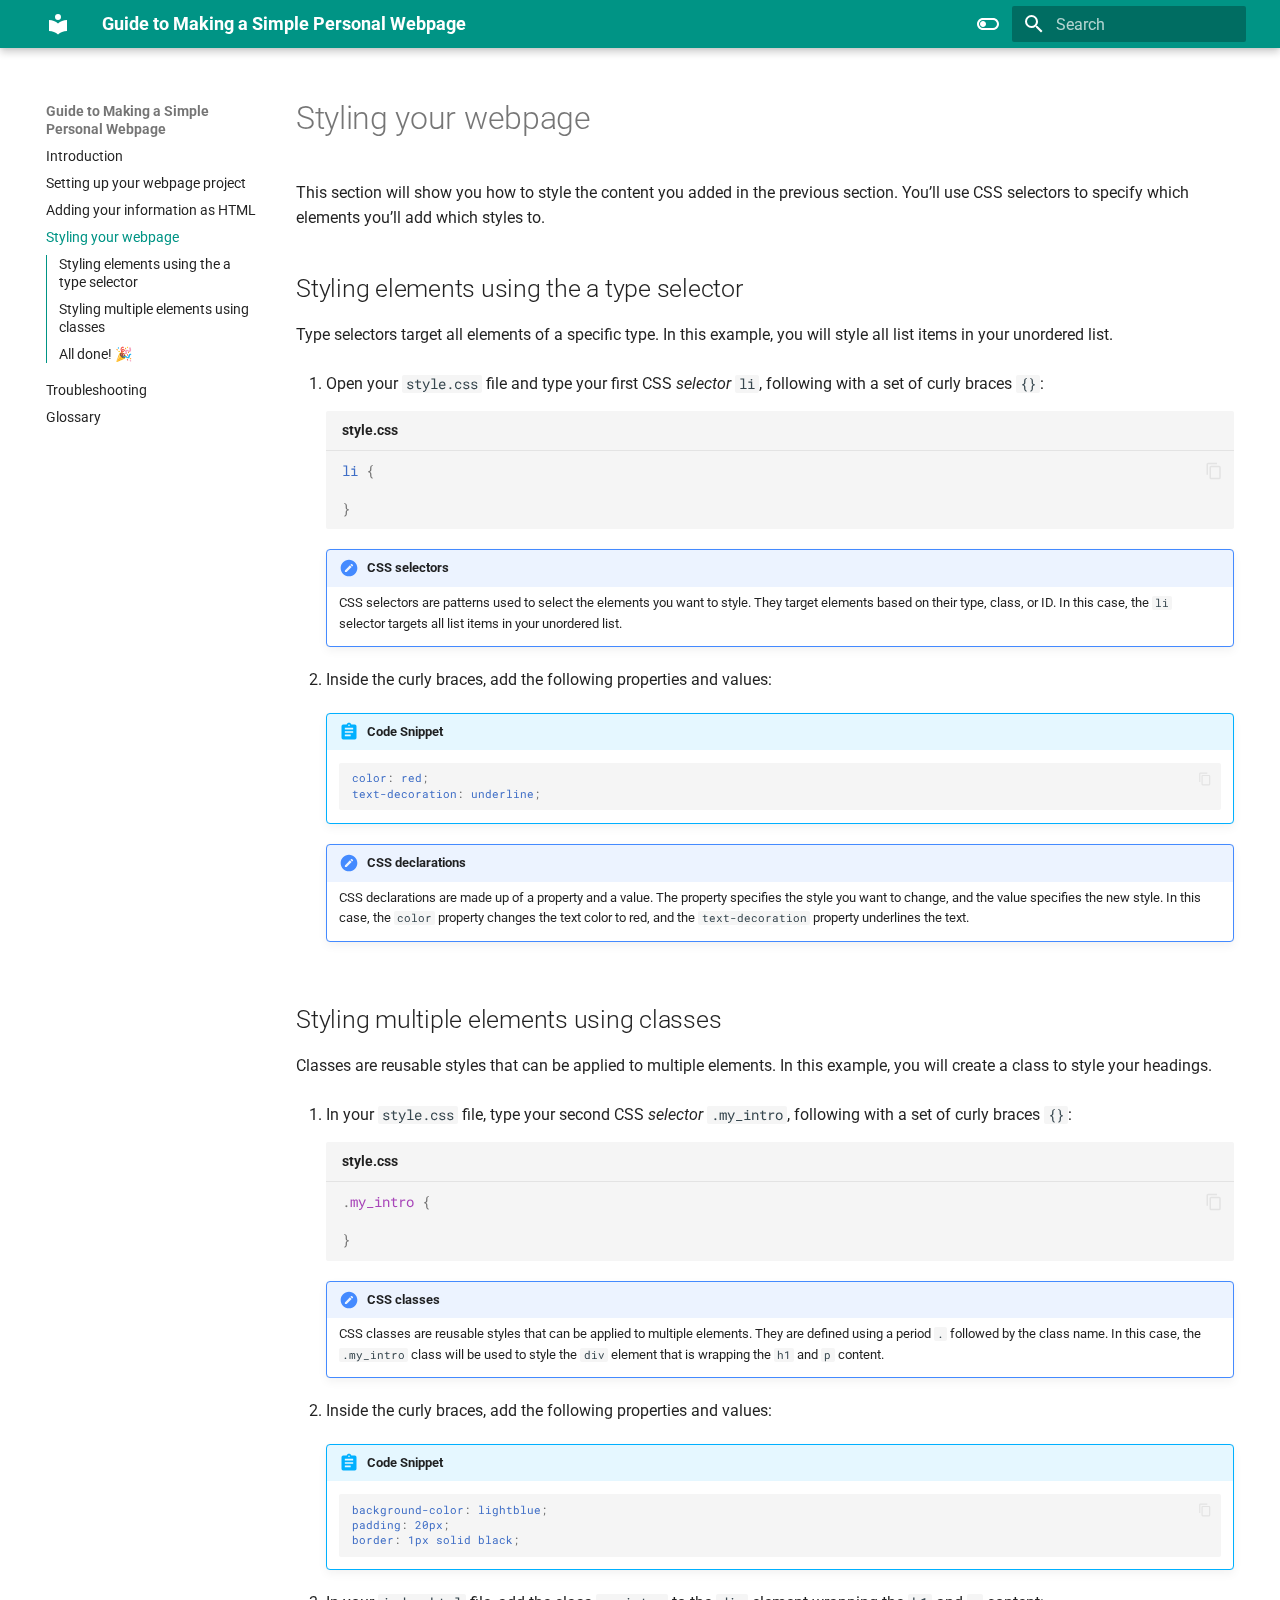
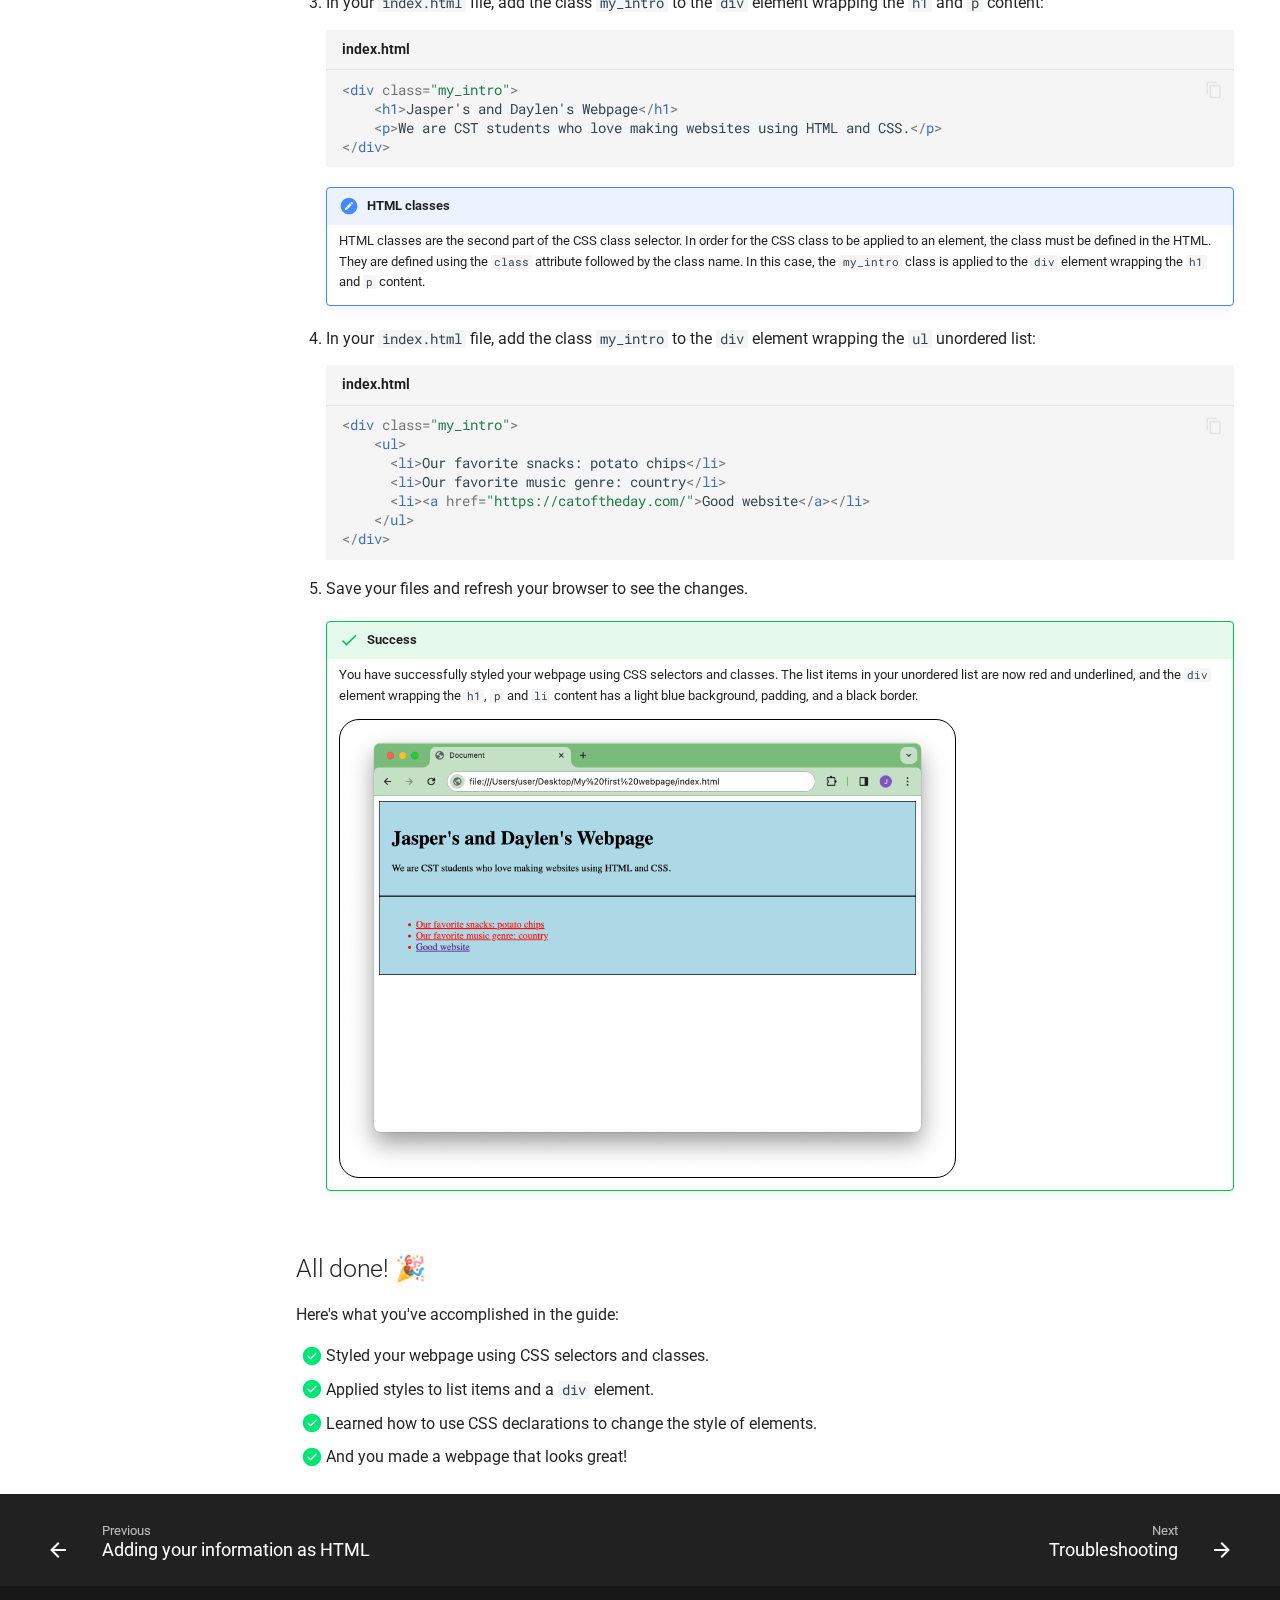
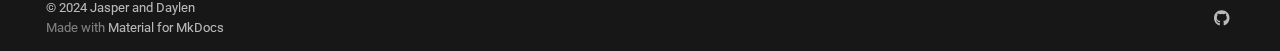
<file: task3/index.html>
<!doctype html>
<html lang="en" class="no-js">
  <head>
    
      <meta charset="utf-8">
      <meta name="viewport" content="width=device-width,initial-scale=1">
      
      
      
      
        <link rel="prev" href="../task2/">
      
      
        <link rel="next" href="../troubleshooting/">
      
      
      <link rel="icon" href="../assets/images/favicon.png">
      <meta name="generator" content="mkdocs-1.5.3, mkdocs-material-9.5.17">
    
    
      
        <title>Styling your webpage - Guide to Making a Simple Personal Webpage</title>
      
    
    
      <link rel="stylesheet" href="../assets/stylesheets/main.bcfcd587.min.css">
      
        
        <link rel="stylesheet" href="../assets/stylesheets/palette.06af60db.min.css">
      
      


    
    
      
    
    
      
        
        
        <link rel="preconnect" href="https://fonts.gstatic.com" crossorigin>
        <link rel="stylesheet" href="https://fonts.googleapis.com/css?family=Roboto:300,300i,400,400i,700,700i%7CRoboto+Mono:400,400i,700,700i&display=fallback">
        <style>:root{--md-text-font:"Roboto";--md-code-font:"Roboto Mono"}</style>
      
    
    
      <link rel="stylesheet" href="../stylesheets/extra.css">
    
    <script>__md_scope=new URL("..",location),__md_hash=e=>[...e].reduce((e,_)=>(e<<5)-e+_.charCodeAt(0),0),__md_get=(e,_=localStorage,t=__md_scope)=>JSON.parse(_.getItem(t.pathname+"."+e)),__md_set=(e,_,t=localStorage,a=__md_scope)=>{try{t.setItem(a.pathname+"."+e,JSON.stringify(_))}catch(e){}}</script>
    
      

    
    
    
  </head>
  
  
    
    
      
    
    
    
    
    <body dir="ltr" data-md-color-scheme="default" data-md-color-primary="teal" data-md-color-accent="purple">
  
    
    <input class="md-toggle" data-md-toggle="drawer" type="checkbox" id="__drawer" autocomplete="off">
    <input class="md-toggle" data-md-toggle="search" type="checkbox" id="__search" autocomplete="off">
    <label class="md-overlay" for="__drawer"></label>
    <div data-md-component="skip">
      
        
        <a href="#styling-your-webpage" class="md-skip">
          Skip to content
        </a>
      
    </div>
    <div data-md-component="announce">
      
    </div>
    
    
      

  

<header class="md-header md-header--shadow" data-md-component="header">
  <nav class="md-header__inner md-grid" aria-label="Header">
    <a href=".." title="Guide to Making a Simple Personal Webpage" class="md-header__button md-logo" aria-label="Guide to Making a Simple Personal Webpage" data-md-component="logo">
      
  
  <svg xmlns="http://www.w3.org/2000/svg" viewBox="0 0 24 24"><path d="M12 8a3 3 0 0 0 3-3 3 3 0 0 0-3-3 3 3 0 0 0-3 3 3 3 0 0 0 3 3m0 3.54C9.64 9.35 6.5 8 3 8v11c3.5 0 6.64 1.35 9 3.54 2.36-2.19 5.5-3.54 9-3.54V8c-3.5 0-6.64 1.35-9 3.54Z"/></svg>

    </a>
    <label class="md-header__button md-icon" for="__drawer">
      
      <svg xmlns="http://www.w3.org/2000/svg" viewBox="0 0 24 24"><path d="M3 6h18v2H3V6m0 5h18v2H3v-2m0 5h18v2H3v-2Z"/></svg>
    </label>
    <div class="md-header__title" data-md-component="header-title">
      <div class="md-header__ellipsis">
        <div class="md-header__topic">
          <span class="md-ellipsis">
            Guide to Making a Simple Personal Webpage
          </span>
        </div>
        <div class="md-header__topic" data-md-component="header-topic">
          <span class="md-ellipsis">
            
              Styling your webpage
            
          </span>
        </div>
      </div>
    </div>
    
      
        <form class="md-header__option" data-md-component="palette">
  
    
    
    
    <input class="md-option" data-md-color-media="" data-md-color-scheme="default" data-md-color-primary="teal" data-md-color-accent="purple"  aria-label="Switch to dark mode"  type="radio" name="__palette" id="__palette_0">
    
      <label class="md-header__button md-icon" title="Switch to dark mode" for="__palette_1" hidden>
        <svg xmlns="http://www.w3.org/2000/svg" viewBox="0 0 24 24"><path d="M17 6H7c-3.31 0-6 2.69-6 6s2.69 6 6 6h10c3.31 0 6-2.69 6-6s-2.69-6-6-6zm0 10H7c-2.21 0-4-1.79-4-4s1.79-4 4-4h10c2.21 0 4 1.79 4 4s-1.79 4-4 4zM7 9c-1.66 0-3 1.34-3 3s1.34 3 3 3 3-1.34 3-3-1.34-3-3-3z"/></svg>
      </label>
    
  
    
    
    
    <input class="md-option" data-md-color-media="" data-md-color-scheme="slate" data-md-color-primary="teal" data-md-color-accent="lime"  aria-label="Switch to light mode"  type="radio" name="__palette" id="__palette_1">
    
      <label class="md-header__button md-icon" title="Switch to light mode" for="__palette_0" hidden>
        <svg xmlns="http://www.w3.org/2000/svg" viewBox="0 0 24 24"><path d="M17 7H7a5 5 0 0 0-5 5 5 5 0 0 0 5 5h10a5 5 0 0 0 5-5 5 5 0 0 0-5-5m0 8a3 3 0 0 1-3-3 3 3 0 0 1 3-3 3 3 0 0 1 3 3 3 3 0 0 1-3 3Z"/></svg>
      </label>
    
  
</form>
      
    
    
      <script>var media,input,key,value,palette=__md_get("__palette");if(palette&&palette.color){"(prefers-color-scheme)"===palette.color.media&&(media=matchMedia("(prefers-color-scheme: light)"),input=document.querySelector(media.matches?"[data-md-color-media='(prefers-color-scheme: light)']":"[data-md-color-media='(prefers-color-scheme: dark)']"),palette.color.media=input.getAttribute("data-md-color-media"),palette.color.scheme=input.getAttribute("data-md-color-scheme"),palette.color.primary=input.getAttribute("data-md-color-primary"),palette.color.accent=input.getAttribute("data-md-color-accent"));for([key,value]of Object.entries(palette.color))document.body.setAttribute("data-md-color-"+key,value)}</script>
    
    
    
      <label class="md-header__button md-icon" for="__search">
        
        <svg xmlns="http://www.w3.org/2000/svg" viewBox="0 0 24 24"><path d="M9.5 3A6.5 6.5 0 0 1 16 9.5c0 1.61-.59 3.09-1.56 4.23l.27.27h.79l5 5-1.5 1.5-5-5v-.79l-.27-.27A6.516 6.516 0 0 1 9.5 16 6.5 6.5 0 0 1 3 9.5 6.5 6.5 0 0 1 9.5 3m0 2C7 5 5 7 5 9.5S7 14 9.5 14 14 12 14 9.5 12 5 9.5 5Z"/></svg>
      </label>
      <div class="md-search" data-md-component="search" role="dialog">
  <label class="md-search__overlay" for="__search"></label>
  <div class="md-search__inner" role="search">
    <form class="md-search__form" name="search">
      <input type="text" class="md-search__input" name="query" aria-label="Search" placeholder="Search" autocapitalize="off" autocorrect="off" autocomplete="off" spellcheck="false" data-md-component="search-query" required>
      <label class="md-search__icon md-icon" for="__search">
        
        <svg xmlns="http://www.w3.org/2000/svg" viewBox="0 0 24 24"><path d="M9.5 3A6.5 6.5 0 0 1 16 9.5c0 1.61-.59 3.09-1.56 4.23l.27.27h.79l5 5-1.5 1.5-5-5v-.79l-.27-.27A6.516 6.516 0 0 1 9.5 16 6.5 6.5 0 0 1 3 9.5 6.5 6.5 0 0 1 9.5 3m0 2C7 5 5 7 5 9.5S7 14 9.5 14 14 12 14 9.5 12 5 9.5 5Z"/></svg>
        
        <svg xmlns="http://www.w3.org/2000/svg" viewBox="0 0 24 24"><path d="M20 11v2H8l5.5 5.5-1.42 1.42L4.16 12l7.92-7.92L13.5 5.5 8 11h12Z"/></svg>
      </label>
      <nav class="md-search__options" aria-label="Search">
        
        <button type="reset" class="md-search__icon md-icon" title="Clear" aria-label="Clear" tabindex="-1">
          
          <svg xmlns="http://www.w3.org/2000/svg" viewBox="0 0 24 24"><path d="M19 6.41 17.59 5 12 10.59 6.41 5 5 6.41 10.59 12 5 17.59 6.41 19 12 13.41 17.59 19 19 17.59 13.41 12 19 6.41Z"/></svg>
        </button>
      </nav>
      
        <div class="md-search__suggest" data-md-component="search-suggest"></div>
      
    </form>
    <div class="md-search__output">
      <div class="md-search__scrollwrap" data-md-scrollfix>
        <div class="md-search-result" data-md-component="search-result">
          <div class="md-search-result__meta">
            Initializing search
          </div>
          <ol class="md-search-result__list" role="presentation"></ol>
        </div>
      </div>
    </div>
  </div>
</div>
    
    
  </nav>
  
</header>
    
    <div class="md-container" data-md-component="container">
      
      
        
          
        
      
      <main class="md-main" data-md-component="main">
        <div class="md-main__inner md-grid">
          
            
              
              <div class="md-sidebar md-sidebar--primary" data-md-component="sidebar" data-md-type="navigation" >
                <div class="md-sidebar__scrollwrap">
                  <div class="md-sidebar__inner">
                    



  

<nav class="md-nav md-nav--primary md-nav--integrated" aria-label="Navigation" data-md-level="0">
  <label class="md-nav__title" for="__drawer">
    <a href=".." title="Guide to Making a Simple Personal Webpage" class="md-nav__button md-logo" aria-label="Guide to Making a Simple Personal Webpage" data-md-component="logo">
      
  
  <svg xmlns="http://www.w3.org/2000/svg" viewBox="0 0 24 24"><path d="M12 8a3 3 0 0 0 3-3 3 3 0 0 0-3-3 3 3 0 0 0-3 3 3 3 0 0 0 3 3m0 3.54C9.64 9.35 6.5 8 3 8v11c3.5 0 6.64 1.35 9 3.54 2.36-2.19 5.5-3.54 9-3.54V8c-3.5 0-6.64 1.35-9 3.54Z"/></svg>

    </a>
    Guide to Making a Simple Personal Webpage
  </label>
  
  <ul class="md-nav__list" data-md-scrollfix>
    
      
      
  
  
  
  
    <li class="md-nav__item">
      <a href=".." class="md-nav__link">
        
  
  <span class="md-ellipsis">
    Introduction
  </span>
  

      </a>
    </li>
  

    
      
      
  
  
  
  
    <li class="md-nav__item">
      <a href="../task1/" class="md-nav__link">
        
  
  <span class="md-ellipsis">
    Setting up your webpage project
  </span>
  

      </a>
    </li>
  

    
      
      
  
  
  
  
    <li class="md-nav__item">
      <a href="../task2/" class="md-nav__link">
        
  
  <span class="md-ellipsis">
    Adding your information as HTML
  </span>
  

      </a>
    </li>
  

    
      
      
  
  
    
  
  
  
    <li class="md-nav__item md-nav__item--active">
      
      <input class="md-nav__toggle md-toggle" type="checkbox" id="__toc">
      
      
        
      
      
        <label class="md-nav__link md-nav__link--active" for="__toc">
          
  
  <span class="md-ellipsis">
    Styling your webpage
  </span>
  

          <span class="md-nav__icon md-icon"></span>
        </label>
      
      <a href="./" class="md-nav__link md-nav__link--active">
        
  
  <span class="md-ellipsis">
    Styling your webpage
  </span>
  

      </a>
      
        

<nav class="md-nav md-nav--secondary" aria-label="Table of contents">
  
  
  
    
  
  
    <label class="md-nav__title" for="__toc">
      <span class="md-nav__icon md-icon"></span>
      Table of contents
    </label>
    <ul class="md-nav__list" data-md-component="toc" data-md-scrollfix>
      
        <li class="md-nav__item">
  <a href="#styling-elements-using-the-a-type-selector" class="md-nav__link">
    <span class="md-ellipsis">
      Styling elements using the a type selector
    </span>
  </a>
  
</li>
      
        <li class="md-nav__item">
  <a href="#styling-multiple-elements-using-classes" class="md-nav__link">
    <span class="md-ellipsis">
      Styling multiple elements using classes
    </span>
  </a>
  
</li>
      
        <li class="md-nav__item">
  <a href="#all-done" class="md-nav__link">
    <span class="md-ellipsis">
      All done! 🎉
    </span>
  </a>
  
</li>
      
    </ul>
  
</nav>
      
    </li>
  

    
      
      
  
  
  
  
    <li class="md-nav__item">
      <a href="../troubleshooting/" class="md-nav__link">
        
  
  <span class="md-ellipsis">
    Troubleshooting
  </span>
  

      </a>
    </li>
  

    
      
      
  
  
  
  
    <li class="md-nav__item">
      <a href="../glossary/" class="md-nav__link">
        
  
  <span class="md-ellipsis">
    Glossary
  </span>
  

      </a>
    </li>
  

    
  </ul>
</nav>
                  </div>
                </div>
              </div>
            
            
          
          
            <div class="md-content" data-md-component="content">
              <article class="md-content__inner md-typeset">
                
                  


<h1 id="styling-your-webpage">Styling your webpage<a class="headerlink" href="#styling-your-webpage" title="Permanent link">&para;</a></h1>
<p>This section will show you how to style the content you added in the previous section. You’ll use CSS selectors to specify which elements you’ll add which styles to.</p>
<h2 id="styling-elements-using-the-a-type-selector">Styling elements using the a type selector<a class="headerlink" href="#styling-elements-using-the-a-type-selector" title="Permanent link">&para;</a></h2>
<p>Type selectors target all elements of a specific type. In this example, you will style all list items in your unordered list.</p>
<ol>
<li>
<p>Open your <code>style.css</code> file and type your first CSS <em>selector</em> <code>li</code>, following with a set of curly braces <code>{}</code>:</p>
<div class="language-css highlight"><span class="filename">style.css</span><pre><span></span><code><span id="__span-0-1"><a id="__codelineno-0-1" name="__codelineno-0-1" href="#__codelineno-0-1"></a><span class="nt">li</span><span class="w"> </span><span class="p">{</span>
</span><span id="__span-0-2"><a id="__codelineno-0-2" name="__codelineno-0-2" href="#__codelineno-0-2"></a>
</span><span id="__span-0-3"><a id="__codelineno-0-3" name="__codelineno-0-3" href="#__codelineno-0-3"></a><span class="p">}</span>
</span></code></pre></div>
<div class="admonition note">
<p class="admonition-title">CSS selectors</p>
<p>CSS selectors are patterns used to select the elements you want to style. They target elements based on their type, class, or ID. In this case, the <code>li</code> selector targets all list items in your unordered list.   </p>
</div>
</li>
<li>
<p>Inside the curly braces, add the following properties and values:</p>
<div class="admonition abstract">
<p class="admonition-title">Code Snippet</p>
<div class="language-css highlight"><pre><span></span><code><span id="__span-1-1"><a id="__codelineno-1-1" name="__codelineno-1-1" href="#__codelineno-1-1"></a><span class="nt">color</span><span class="o">:</span><span class="w"> </span><span class="nt">red</span><span class="o">;</span>
</span><span id="__span-1-2"><a id="__codelineno-1-2" name="__codelineno-1-2" href="#__codelineno-1-2"></a><span class="nt">text-decoration</span><span class="o">:</span><span class="w"> </span><span class="nt">underline</span><span class="o">;</span>
</span></code></pre></div>
</div>
<div class="admonition note">
<p class="admonition-title">CSS declarations</p>
<p>CSS declarations are made up of a property and a value. The property specifies the style you want to change, and the value specifies the new style. In this case, the <code>color</code> property changes the text color to red, and the <code>text-decoration</code> property underlines the text.</p>
</div>
</li>
</ol>
<h2 id="styling-multiple-elements-using-classes">Styling multiple elements using classes<a class="headerlink" href="#styling-multiple-elements-using-classes" title="Permanent link">&para;</a></h2>
<p>Classes are reusable styles that can be applied to multiple elements. In this example, you will create a class to style your headings.</p>
<ol>
<li>
<p>In your <code>style.css</code> file, type your second CSS <em>selector</em> <code>.my_intro</code>, following with a set of curly braces <code>{}</code>:</p>
<div class="language-css highlight"><span class="filename">style.css</span><pre><span></span><code><span id="__span-2-1"><a id="__codelineno-2-1" name="__codelineno-2-1" href="#__codelineno-2-1"></a><span class="p">.</span><span class="nc">my_intro</span><span class="w"> </span><span class="p">{</span>
</span><span id="__span-2-2"><a id="__codelineno-2-2" name="__codelineno-2-2" href="#__codelineno-2-2"></a>
</span><span id="__span-2-3"><a id="__codelineno-2-3" name="__codelineno-2-3" href="#__codelineno-2-3"></a><span class="p">}</span>
</span></code></pre></div>
<div class="admonition note">
<p class="admonition-title">CSS classes</p>
<p>CSS classes are reusable styles that can be applied to multiple elements. They are defined using a period <code>.</code> followed by the class name. In this case, the <code>.my_intro</code> class will be used to style the <code>div</code> element that is wrapping the <code>h1</code> and <code>p</code> content.</p>
</div>
</li>
<li>
<p>Inside the curly braces, add the following properties and values:</p>
<div class="admonition abstract">
<p class="admonition-title">Code Snippet</p>
<div class="language-css highlight"><pre><span></span><code><span id="__span-3-1"><a id="__codelineno-3-1" name="__codelineno-3-1" href="#__codelineno-3-1"></a><span class="nt">background-color</span><span class="o">:</span><span class="w"> </span><span class="nt">lightblue</span><span class="o">;</span>
</span><span id="__span-3-2"><a id="__codelineno-3-2" name="__codelineno-3-2" href="#__codelineno-3-2"></a><span class="nt">padding</span><span class="o">:</span><span class="w"> </span><span class="nt">20px</span><span class="o">;</span>
</span><span id="__span-3-3"><a id="__codelineno-3-3" name="__codelineno-3-3" href="#__codelineno-3-3"></a><span class="nt">border</span><span class="o">:</span><span class="w"> </span><span class="nt">1px</span><span class="w"> </span><span class="nt">solid</span><span class="w"> </span><span class="nt">black</span><span class="o">;</span>
</span></code></pre></div>
</div>
</li>
<li>
<p>In your <code>index.html</code> file, add the class <code>my_intro</code> to the <code>div</code> element wrapping the <code>h1</code> and <code>p</code> content:</p>
<div class="language-html highlight"><span class="filename">index.html</span><pre><span></span><code><span id="__span-4-1"><a id="__codelineno-4-1" name="__codelineno-4-1" href="#__codelineno-4-1"></a><span class="p">&lt;</span><span class="nt">div</span> <span class="na">class</span><span class="o">=</span><span class="s">&quot;my_intro&quot;</span><span class="p">&gt;</span>
</span><span id="__span-4-2"><a id="__codelineno-4-2" name="__codelineno-4-2" href="#__codelineno-4-2"></a>    <span class="p">&lt;</span><span class="nt">h1</span><span class="p">&gt;</span>Jasper&#39;s and Daylen&#39;s Webpage<span class="p">&lt;/</span><span class="nt">h1</span><span class="p">&gt;</span>
</span><span id="__span-4-3"><a id="__codelineno-4-3" name="__codelineno-4-3" href="#__codelineno-4-3"></a>    <span class="p">&lt;</span><span class="nt">p</span><span class="p">&gt;</span>We are CST students who love making websites using HTML and CSS.<span class="p">&lt;/</span><span class="nt">p</span><span class="p">&gt;</span>
</span><span id="__span-4-4"><a id="__codelineno-4-4" name="__codelineno-4-4" href="#__codelineno-4-4"></a><span class="p">&lt;/</span><span class="nt">div</span><span class="p">&gt;</span>
</span></code></pre></div>
<div class="admonition note">
<p class="admonition-title">HTML classes</p>
<p>HTML classes are the second part of the CSS class selector. In order for the CSS class to be applied to an element, the class must be defined in the HTML. They are defined using the <code>class</code> attribute followed by the class name. In this case, the <code>my_intro</code> class is applied to the <code>div</code> element wrapping the <code>h1</code> and <code>p</code> content.</p>
</div>
</li>
<li>
<p>In your <code>index.html</code> file, add the class <code>my_intro</code> to the <code>div</code> element wrapping the <code>ul</code> unordered list:</p>
<div class="language-html highlight"><span class="filename">index.html</span><pre><span></span><code><span id="__span-5-1"><a id="__codelineno-5-1" name="__codelineno-5-1" href="#__codelineno-5-1"></a><span class="p">&lt;</span><span class="nt">div</span> <span class="na">class</span><span class="o">=</span><span class="s">&quot;my_intro&quot;</span><span class="p">&gt;</span>
</span><span id="__span-5-2"><a id="__codelineno-5-2" name="__codelineno-5-2" href="#__codelineno-5-2"></a>    <span class="p">&lt;</span><span class="nt">ul</span><span class="p">&gt;</span>
</span><span id="__span-5-3"><a id="__codelineno-5-3" name="__codelineno-5-3" href="#__codelineno-5-3"></a>      <span class="p">&lt;</span><span class="nt">li</span><span class="p">&gt;</span>Our favorite snacks: potato chips<span class="p">&lt;/</span><span class="nt">li</span><span class="p">&gt;</span>
</span><span id="__span-5-4"><a id="__codelineno-5-4" name="__codelineno-5-4" href="#__codelineno-5-4"></a>      <span class="p">&lt;</span><span class="nt">li</span><span class="p">&gt;</span>Our favorite music genre: country<span class="p">&lt;/</span><span class="nt">li</span><span class="p">&gt;</span>
</span><span id="__span-5-5"><a id="__codelineno-5-5" name="__codelineno-5-5" href="#__codelineno-5-5"></a>      <span class="p">&lt;</span><span class="nt">li</span><span class="p">&gt;&lt;</span><span class="nt">a</span> <span class="na">href</span><span class="o">=</span><span class="s">&quot;https://catoftheday.com/&quot;</span><span class="p">&gt;</span>Good website<span class="p">&lt;/</span><span class="nt">a</span><span class="p">&gt;&lt;/</span><span class="nt">li</span><span class="p">&gt;</span>
</span><span id="__span-5-6"><a id="__codelineno-5-6" name="__codelineno-5-6" href="#__codelineno-5-6"></a>    <span class="p">&lt;/</span><span class="nt">ul</span><span class="p">&gt;</span>
</span><span id="__span-5-7"><a id="__codelineno-5-7" name="__codelineno-5-7" href="#__codelineno-5-7"></a><span class="p">&lt;/</span><span class="nt">div</span><span class="p">&gt;</span>
</span></code></pre></div>
</li>
<li>
<p>Save your files and refresh your browser to see the changes.</p>
<div class="admonition success">
<p class="admonition-title">Success</p>
<p>You have successfully styled your webpage using CSS selectors and classes. The list items in your unordered list are now red and underlined, and the <code>div</code> element wrapping the <code>h1</code>, <code>p</code> and <code>li</code> content has a light blue background, padding, and a black border.</p>
<p><img alt="Styling webpage success" src="../assets/task3/task3-result.png" /></p>
</div>
</li>
</ol>
<h2 id="all-done">All done! 🎉<a class="headerlink" href="#all-done" title="Permanent link">&para;</a></h2>
<p>Here's what you've accomplished in the guide:</p>
<ul class="task-list">
<li class="task-list-item"><label class="task-list-control"><input type="checkbox" disabled checked/><span class="task-list-indicator"></span></label> Styled your webpage using CSS selectors and classes.</li>
<li class="task-list-item"><label class="task-list-control"><input type="checkbox" disabled checked/><span class="task-list-indicator"></span></label> Applied styles to list items and a <code>div</code> element.</li>
<li class="task-list-item"><label class="task-list-control"><input type="checkbox" disabled checked/><span class="task-list-indicator"></span></label> Learned how to use CSS declarations to change the style of elements.</li>
<li class="task-list-item"><label class="task-list-control"><input type="checkbox" disabled checked/><span class="task-list-indicator"></span></label> And you made a webpage that looks great!</li>
</ul>












                
              </article>
            </div>
          
          
  <script>var tabs=__md_get("__tabs");if(Array.isArray(tabs))e:for(var set of document.querySelectorAll(".tabbed-set")){var tab,labels=set.querySelector(".tabbed-labels");for(tab of tabs)for(var label of labels.getElementsByTagName("label"))if(label.innerText.trim()===tab){var input=document.getElementById(label.htmlFor);input.checked=!0;continue e}}</script>

<script>var target=document.getElementById(location.hash.slice(1));target&&target.name&&(target.checked=target.name.startsWith("__tabbed_"))</script>
        </div>
        
          <button type="button" class="md-top md-icon" data-md-component="top" hidden>
  
  <svg xmlns="http://www.w3.org/2000/svg" viewBox="0 0 24 24"><path d="M13 20h-2V8l-5.5 5.5-1.42-1.42L12 4.16l7.92 7.92-1.42 1.42L13 8v12Z"/></svg>
  Back to top
</button>
        
      </main>
      
        <footer class="md-footer">
  
    
      
      <nav class="md-footer__inner md-grid" aria-label="Footer" >
        
          
          <a href="../task2/" class="md-footer__link md-footer__link--prev" aria-label="Previous: Adding your information as HTML">
            <div class="md-footer__button md-icon">
              
              <svg xmlns="http://www.w3.org/2000/svg" viewBox="0 0 24 24"><path d="M20 11v2H8l5.5 5.5-1.42 1.42L4.16 12l7.92-7.92L13.5 5.5 8 11h12Z"/></svg>
            </div>
            <div class="md-footer__title">
              <span class="md-footer__direction">
                Previous
              </span>
              <div class="md-ellipsis">
                Adding your information as HTML
              </div>
            </div>
          </a>
        
        
          
          <a href="../troubleshooting/" class="md-footer__link md-footer__link--next" aria-label="Next: Troubleshooting">
            <div class="md-footer__title">
              <span class="md-footer__direction">
                Next
              </span>
              <div class="md-ellipsis">
                Troubleshooting
              </div>
            </div>
            <div class="md-footer__button md-icon">
              
              <svg xmlns="http://www.w3.org/2000/svg" viewBox="0 0 24 24"><path d="M4 11v2h12l-5.5 5.5 1.42 1.42L19.84 12l-7.92-7.92L10.5 5.5 16 11H4Z"/></svg>
            </div>
          </a>
        
      </nav>
    
  
  <div class="md-footer-meta md-typeset">
    <div class="md-footer-meta__inner md-grid">
      <div class="md-copyright">
  
    <div class="md-copyright__highlight">
      &copy; 2024 Jasper and Daylen
    </div>
  
  
    Made with
    <a href="https://squidfunk.github.io/mkdocs-material/" target="_blank" rel="noopener">
      Material for MkDocs
    </a>
  
</div>
      
        <div class="md-social">
  
    
    
    
    
      
      
    
    <a href="https://github.com/jasper-th-wang/Basic_Webpage_Guide" target="_blank" rel="noopener" title="github.com" class="md-social__link">
      <svg xmlns="http://www.w3.org/2000/svg" viewBox="0 0 496 512"><!--! Font Awesome Free 6.5.1 by @fontawesome - https://fontawesome.com License - https://fontawesome.com/license/free (Icons: CC BY 4.0, Fonts: SIL OFL 1.1, Code: MIT License) Copyright 2023 Fonticons, Inc.--><path d="M165.9 397.4c0 2-2.3 3.6-5.2 3.6-3.3.3-5.6-1.3-5.6-3.6 0-2 2.3-3.6 5.2-3.6 3-.3 5.6 1.3 5.6 3.6zm-31.1-4.5c-.7 2 1.3 4.3 4.3 4.9 2.6 1 5.6 0 6.2-2s-1.3-4.3-4.3-5.2c-2.6-.7-5.5.3-6.2 2.3zm44.2-1.7c-2.9.7-4.9 2.6-4.6 4.9.3 2 2.9 3.3 5.9 2.6 2.9-.7 4.9-2.6 4.6-4.6-.3-1.9-3-3.2-5.9-2.9zM244.8 8C106.1 8 0 113.3 0 252c0 110.9 69.8 205.8 169.5 239.2 12.8 2.3 17.3-5.6 17.3-12.1 0-6.2-.3-40.4-.3-61.4 0 0-70 15-84.7-29.8 0 0-11.4-29.1-27.8-36.6 0 0-22.9-15.7 1.6-15.4 0 0 24.9 2 38.6 25.8 21.9 38.6 58.6 27.5 72.9 20.9 2.3-16 8.8-27.1 16-33.7-55.9-6.2-112.3-14.3-112.3-110.5 0-27.5 7.6-41.3 23.6-58.9-2.6-6.5-11.1-33.3 2.6-67.9 20.9-6.5 69 27 69 27 20-5.6 41.5-8.5 62.8-8.5s42.8 2.9 62.8 8.5c0 0 48.1-33.6 69-27 13.7 34.7 5.2 61.4 2.6 67.9 16 17.7 25.8 31.5 25.8 58.9 0 96.5-58.9 104.2-114.8 110.5 9.2 7.9 17 22.9 17 46.4 0 33.7-.3 75.4-.3 83.6 0 6.5 4.6 14.4 17.3 12.1C428.2 457.8 496 362.9 496 252 496 113.3 383.5 8 244.8 8zM97.2 352.9c-1.3 1-1 3.3.7 5.2 1.6 1.6 3.9 2.3 5.2 1 1.3-1 1-3.3-.7-5.2-1.6-1.6-3.9-2.3-5.2-1zm-10.8-8.1c-.7 1.3.3 2.9 2.3 3.9 1.6 1 3.6.7 4.3-.7.7-1.3-.3-2.9-2.3-3.9-2-.6-3.6-.3-4.3.7zm32.4 35.6c-1.6 1.3-1 4.3 1.3 6.2 2.3 2.3 5.2 2.6 6.5 1 1.3-1.3.7-4.3-1.3-6.2-2.2-2.3-5.2-2.6-6.5-1zm-11.4-14.7c-1.6 1-1.6 3.6 0 5.9 1.6 2.3 4.3 3.3 5.6 2.3 1.6-1.3 1.6-3.9 0-6.2-1.4-2.3-4-3.3-5.6-2z"/></svg>
    </a>
  
</div>
      
    </div>
  </div>
</footer>
      
    </div>
    <div class="md-dialog" data-md-component="dialog">
      <div class="md-dialog__inner md-typeset"></div>
    </div>
    
    
    <script id="__config" type="application/json">{"base": "..", "features": ["toc.follow", "toc.integrate", "navigation.footer", "navigation.sections", "navigation.top", "search.suggest", "search.highlight", "content.tabs.link", "content.code.annotation", "content.code.copy"], "search": "../assets/javascripts/workers/search.b8dbb3d2.min.js", "translations": {"clipboard.copied": "Copied to clipboard", "clipboard.copy": "Copy to clipboard", "search.result.more.one": "1 more on this page", "search.result.more.other": "# more on this page", "search.result.none": "No matching documents", "search.result.one": "1 matching document", "search.result.other": "# matching documents", "search.result.placeholder": "Type to start searching", "search.result.term.missing": "Missing", "select.version": "Select version"}}</script>
    
    
      <script src="../assets/javascripts/bundle.1e8ae164.min.js"></script>
      
    
  </body>
</html>
</file>
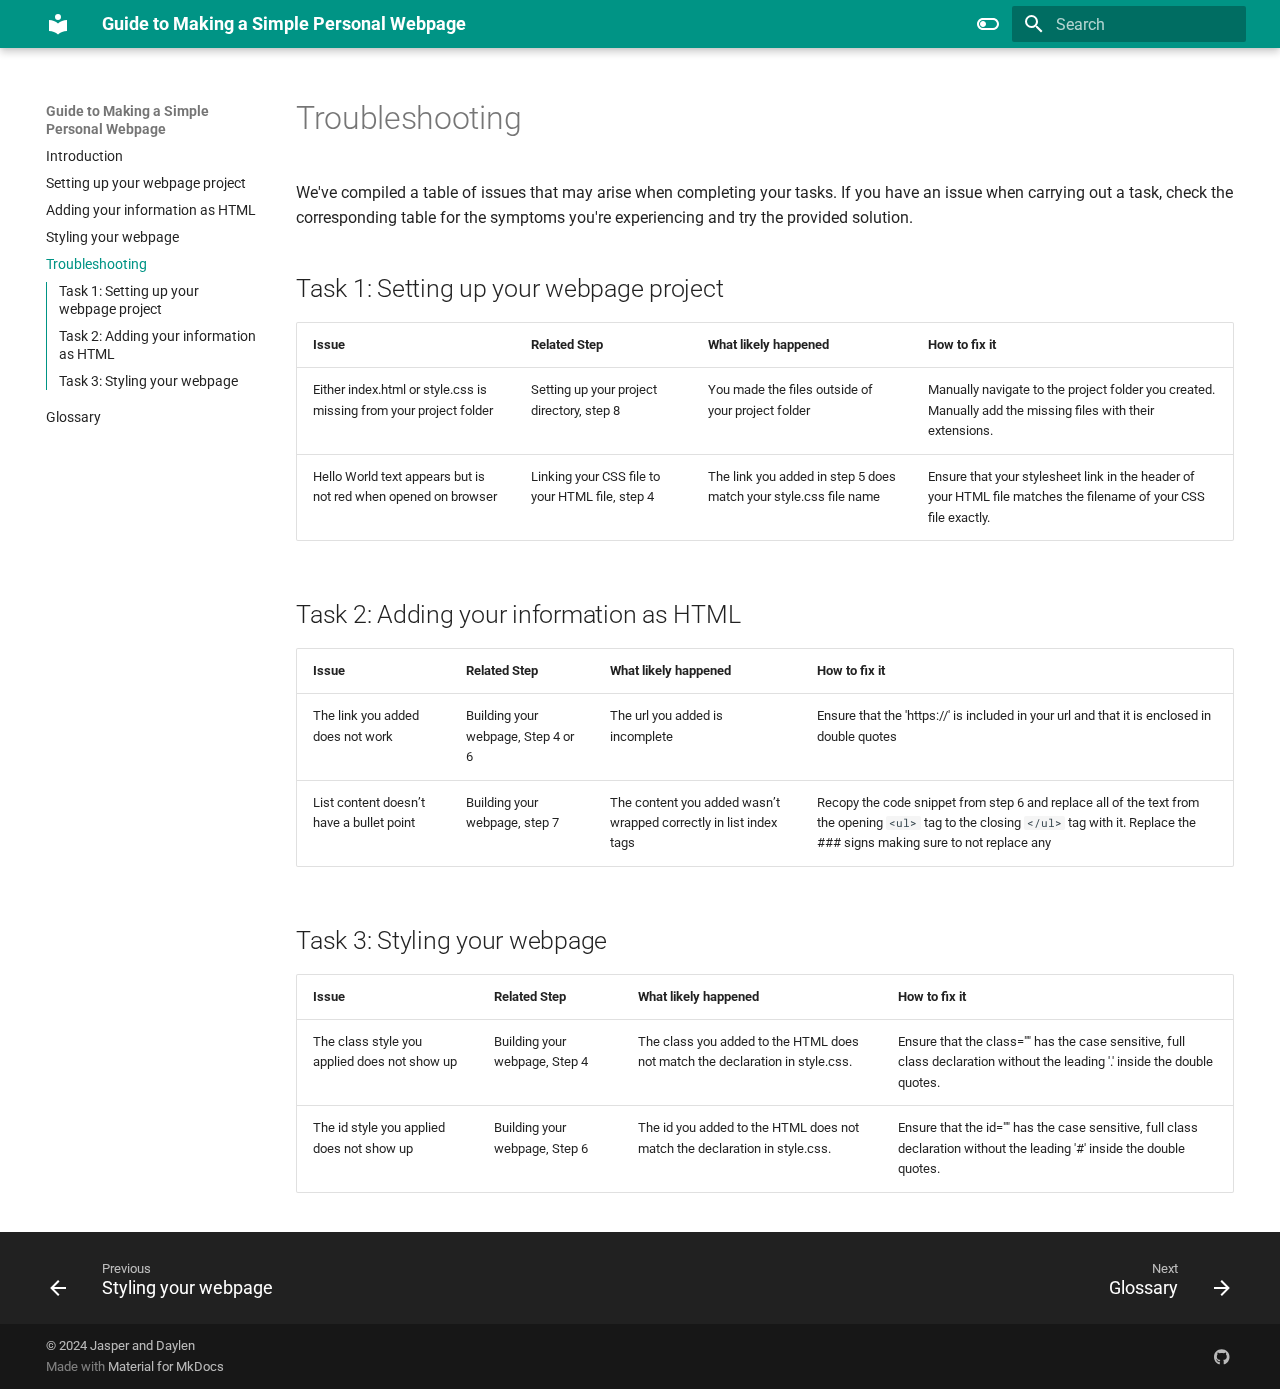
<file: troubleshooting/index.html>
<!doctype html>
<html lang="en" class="no-js">
  <head>
    
      <meta charset="utf-8">
      <meta name="viewport" content="width=device-width,initial-scale=1">
      
      
      
      
        <link rel="prev" href="../task3/">
      
      
        <link rel="next" href="../glossary/">
      
      
      <link rel="icon" href="../assets/images/favicon.png">
      <meta name="generator" content="mkdocs-1.5.3, mkdocs-material-9.5.17">
    
    
      
        <title>Troubleshooting - Guide to Making a Simple Personal Webpage</title>
      
    
    
      <link rel="stylesheet" href="../assets/stylesheets/main.bcfcd587.min.css">
      
        
        <link rel="stylesheet" href="../assets/stylesheets/palette.06af60db.min.css">
      
      


    
    
      
    
    
      
        
        
        <link rel="preconnect" href="https://fonts.gstatic.com" crossorigin>
        <link rel="stylesheet" href="https://fonts.googleapis.com/css?family=Roboto:300,300i,400,400i,700,700i%7CRoboto+Mono:400,400i,700,700i&display=fallback">
        <style>:root{--md-text-font:"Roboto";--md-code-font:"Roboto Mono"}</style>
      
    
    
      <link rel="stylesheet" href="../stylesheets/extra.css">
    
    <script>__md_scope=new URL("..",location),__md_hash=e=>[...e].reduce((e,_)=>(e<<5)-e+_.charCodeAt(0),0),__md_get=(e,_=localStorage,t=__md_scope)=>JSON.parse(_.getItem(t.pathname+"."+e)),__md_set=(e,_,t=localStorage,a=__md_scope)=>{try{t.setItem(a.pathname+"."+e,JSON.stringify(_))}catch(e){}}</script>
    
      

    
    
    
  </head>
  
  
    
    
      
    
    
    
    
    <body dir="ltr" data-md-color-scheme="default" data-md-color-primary="teal" data-md-color-accent="purple">
  
    
    <input class="md-toggle" data-md-toggle="drawer" type="checkbox" id="__drawer" autocomplete="off">
    <input class="md-toggle" data-md-toggle="search" type="checkbox" id="__search" autocomplete="off">
    <label class="md-overlay" for="__drawer"></label>
    <div data-md-component="skip">
      
        
        <a href="#troubleshooting" class="md-skip">
          Skip to content
        </a>
      
    </div>
    <div data-md-component="announce">
      
    </div>
    
    
      

  

<header class="md-header md-header--shadow" data-md-component="header">
  <nav class="md-header__inner md-grid" aria-label="Header">
    <a href=".." title="Guide to Making a Simple Personal Webpage" class="md-header__button md-logo" aria-label="Guide to Making a Simple Personal Webpage" data-md-component="logo">
      
  
  <svg xmlns="http://www.w3.org/2000/svg" viewBox="0 0 24 24"><path d="M12 8a3 3 0 0 0 3-3 3 3 0 0 0-3-3 3 3 0 0 0-3 3 3 3 0 0 0 3 3m0 3.54C9.64 9.35 6.5 8 3 8v11c3.5 0 6.64 1.35 9 3.54 2.36-2.19 5.5-3.54 9-3.54V8c-3.5 0-6.64 1.35-9 3.54Z"/></svg>

    </a>
    <label class="md-header__button md-icon" for="__drawer">
      
      <svg xmlns="http://www.w3.org/2000/svg" viewBox="0 0 24 24"><path d="M3 6h18v2H3V6m0 5h18v2H3v-2m0 5h18v2H3v-2Z"/></svg>
    </label>
    <div class="md-header__title" data-md-component="header-title">
      <div class="md-header__ellipsis">
        <div class="md-header__topic">
          <span class="md-ellipsis">
            Guide to Making a Simple Personal Webpage
          </span>
        </div>
        <div class="md-header__topic" data-md-component="header-topic">
          <span class="md-ellipsis">
            
              Troubleshooting
            
          </span>
        </div>
      </div>
    </div>
    
      
        <form class="md-header__option" data-md-component="palette">
  
    
    
    
    <input class="md-option" data-md-color-media="" data-md-color-scheme="default" data-md-color-primary="teal" data-md-color-accent="purple"  aria-label="Switch to dark mode"  type="radio" name="__palette" id="__palette_0">
    
      <label class="md-header__button md-icon" title="Switch to dark mode" for="__palette_1" hidden>
        <svg xmlns="http://www.w3.org/2000/svg" viewBox="0 0 24 24"><path d="M17 6H7c-3.31 0-6 2.69-6 6s2.69 6 6 6h10c3.31 0 6-2.69 6-6s-2.69-6-6-6zm0 10H7c-2.21 0-4-1.79-4-4s1.79-4 4-4h10c2.21 0 4 1.79 4 4s-1.79 4-4 4zM7 9c-1.66 0-3 1.34-3 3s1.34 3 3 3 3-1.34 3-3-1.34-3-3-3z"/></svg>
      </label>
    
  
    
    
    
    <input class="md-option" data-md-color-media="" data-md-color-scheme="slate" data-md-color-primary="teal" data-md-color-accent="lime"  aria-label="Switch to light mode"  type="radio" name="__palette" id="__palette_1">
    
      <label class="md-header__button md-icon" title="Switch to light mode" for="__palette_0" hidden>
        <svg xmlns="http://www.w3.org/2000/svg" viewBox="0 0 24 24"><path d="M17 7H7a5 5 0 0 0-5 5 5 5 0 0 0 5 5h10a5 5 0 0 0 5-5 5 5 0 0 0-5-5m0 8a3 3 0 0 1-3-3 3 3 0 0 1 3-3 3 3 0 0 1 3 3 3 3 0 0 1-3 3Z"/></svg>
      </label>
    
  
</form>
      
    
    
      <script>var media,input,key,value,palette=__md_get("__palette");if(palette&&palette.color){"(prefers-color-scheme)"===palette.color.media&&(media=matchMedia("(prefers-color-scheme: light)"),input=document.querySelector(media.matches?"[data-md-color-media='(prefers-color-scheme: light)']":"[data-md-color-media='(prefers-color-scheme: dark)']"),palette.color.media=input.getAttribute("data-md-color-media"),palette.color.scheme=input.getAttribute("data-md-color-scheme"),palette.color.primary=input.getAttribute("data-md-color-primary"),palette.color.accent=input.getAttribute("data-md-color-accent"));for([key,value]of Object.entries(palette.color))document.body.setAttribute("data-md-color-"+key,value)}</script>
    
    
    
      <label class="md-header__button md-icon" for="__search">
        
        <svg xmlns="http://www.w3.org/2000/svg" viewBox="0 0 24 24"><path d="M9.5 3A6.5 6.5 0 0 1 16 9.5c0 1.61-.59 3.09-1.56 4.23l.27.27h.79l5 5-1.5 1.5-5-5v-.79l-.27-.27A6.516 6.516 0 0 1 9.5 16 6.5 6.5 0 0 1 3 9.5 6.5 6.5 0 0 1 9.5 3m0 2C7 5 5 7 5 9.5S7 14 9.5 14 14 12 14 9.5 12 5 9.5 5Z"/></svg>
      </label>
      <div class="md-search" data-md-component="search" role="dialog">
  <label class="md-search__overlay" for="__search"></label>
  <div class="md-search__inner" role="search">
    <form class="md-search__form" name="search">
      <input type="text" class="md-search__input" name="query" aria-label="Search" placeholder="Search" autocapitalize="off" autocorrect="off" autocomplete="off" spellcheck="false" data-md-component="search-query" required>
      <label class="md-search__icon md-icon" for="__search">
        
        <svg xmlns="http://www.w3.org/2000/svg" viewBox="0 0 24 24"><path d="M9.5 3A6.5 6.5 0 0 1 16 9.5c0 1.61-.59 3.09-1.56 4.23l.27.27h.79l5 5-1.5 1.5-5-5v-.79l-.27-.27A6.516 6.516 0 0 1 9.5 16 6.5 6.5 0 0 1 3 9.5 6.5 6.5 0 0 1 9.5 3m0 2C7 5 5 7 5 9.5S7 14 9.5 14 14 12 14 9.5 12 5 9.5 5Z"/></svg>
        
        <svg xmlns="http://www.w3.org/2000/svg" viewBox="0 0 24 24"><path d="M20 11v2H8l5.5 5.5-1.42 1.42L4.16 12l7.92-7.92L13.5 5.5 8 11h12Z"/></svg>
      </label>
      <nav class="md-search__options" aria-label="Search">
        
        <button type="reset" class="md-search__icon md-icon" title="Clear" aria-label="Clear" tabindex="-1">
          
          <svg xmlns="http://www.w3.org/2000/svg" viewBox="0 0 24 24"><path d="M19 6.41 17.59 5 12 10.59 6.41 5 5 6.41 10.59 12 5 17.59 6.41 19 12 13.41 17.59 19 19 17.59 13.41 12 19 6.41Z"/></svg>
        </button>
      </nav>
      
        <div class="md-search__suggest" data-md-component="search-suggest"></div>
      
    </form>
    <div class="md-search__output">
      <div class="md-search__scrollwrap" data-md-scrollfix>
        <div class="md-search-result" data-md-component="search-result">
          <div class="md-search-result__meta">
            Initializing search
          </div>
          <ol class="md-search-result__list" role="presentation"></ol>
        </div>
      </div>
    </div>
  </div>
</div>
    
    
  </nav>
  
</header>
    
    <div class="md-container" data-md-component="container">
      
      
        
          
        
      
      <main class="md-main" data-md-component="main">
        <div class="md-main__inner md-grid">
          
            
              
              <div class="md-sidebar md-sidebar--primary" data-md-component="sidebar" data-md-type="navigation" >
                <div class="md-sidebar__scrollwrap">
                  <div class="md-sidebar__inner">
                    



  

<nav class="md-nav md-nav--primary md-nav--integrated" aria-label="Navigation" data-md-level="0">
  <label class="md-nav__title" for="__drawer">
    <a href=".." title="Guide to Making a Simple Personal Webpage" class="md-nav__button md-logo" aria-label="Guide to Making a Simple Personal Webpage" data-md-component="logo">
      
  
  <svg xmlns="http://www.w3.org/2000/svg" viewBox="0 0 24 24"><path d="M12 8a3 3 0 0 0 3-3 3 3 0 0 0-3-3 3 3 0 0 0-3 3 3 3 0 0 0 3 3m0 3.54C9.64 9.35 6.5 8 3 8v11c3.5 0 6.64 1.35 9 3.54 2.36-2.19 5.5-3.54 9-3.54V8c-3.5 0-6.64 1.35-9 3.54Z"/></svg>

    </a>
    Guide to Making a Simple Personal Webpage
  </label>
  
  <ul class="md-nav__list" data-md-scrollfix>
    
      
      
  
  
  
  
    <li class="md-nav__item">
      <a href=".." class="md-nav__link">
        
  
  <span class="md-ellipsis">
    Introduction
  </span>
  

      </a>
    </li>
  

    
      
      
  
  
  
  
    <li class="md-nav__item">
      <a href="../task1/" class="md-nav__link">
        
  
  <span class="md-ellipsis">
    Setting up your webpage project
  </span>
  

      </a>
    </li>
  

    
      
      
  
  
  
  
    <li class="md-nav__item">
      <a href="../task2/" class="md-nav__link">
        
  
  <span class="md-ellipsis">
    Adding your information as HTML
  </span>
  

      </a>
    </li>
  

    
      
      
  
  
  
  
    <li class="md-nav__item">
      <a href="../task3/" class="md-nav__link">
        
  
  <span class="md-ellipsis">
    Styling your webpage
  </span>
  

      </a>
    </li>
  

    
      
      
  
  
    
  
  
  
    <li class="md-nav__item md-nav__item--active">
      
      <input class="md-nav__toggle md-toggle" type="checkbox" id="__toc">
      
      
        
      
      
        <label class="md-nav__link md-nav__link--active" for="__toc">
          
  
  <span class="md-ellipsis">
    Troubleshooting
  </span>
  

          <span class="md-nav__icon md-icon"></span>
        </label>
      
      <a href="./" class="md-nav__link md-nav__link--active">
        
  
  <span class="md-ellipsis">
    Troubleshooting
  </span>
  

      </a>
      
        

<nav class="md-nav md-nav--secondary" aria-label="Table of contents">
  
  
  
    
  
  
    <label class="md-nav__title" for="__toc">
      <span class="md-nav__icon md-icon"></span>
      Table of contents
    </label>
    <ul class="md-nav__list" data-md-component="toc" data-md-scrollfix>
      
        <li class="md-nav__item">
  <a href="#task-1-setting-up-your-webpage-project" class="md-nav__link">
    <span class="md-ellipsis">
      Task 1: Setting up your webpage project
    </span>
  </a>
  
</li>
      
        <li class="md-nav__item">
  <a href="#task-2-adding-your-information-as-html" class="md-nav__link">
    <span class="md-ellipsis">
      Task 2: Adding your information as HTML
    </span>
  </a>
  
</li>
      
        <li class="md-nav__item">
  <a href="#task-3-styling-your-webpage" class="md-nav__link">
    <span class="md-ellipsis">
      Task 3: Styling your webpage
    </span>
  </a>
  
</li>
      
    </ul>
  
</nav>
      
    </li>
  

    
      
      
  
  
  
  
    <li class="md-nav__item">
      <a href="../glossary/" class="md-nav__link">
        
  
  <span class="md-ellipsis">
    Glossary
  </span>
  

      </a>
    </li>
  

    
  </ul>
</nav>
                  </div>
                </div>
              </div>
            
            
          
          
            <div class="md-content" data-md-component="content">
              <article class="md-content__inner md-typeset">
                
                  


<h1 id="troubleshooting">Troubleshooting<a class="headerlink" href="#troubleshooting" title="Permanent link">&para;</a></h1>
<p>We've compiled a table of issues that may arise when completing your tasks. If you have an issue when carrying out a task, check the corresponding table for the symptoms you're experiencing and try the provided solution.</p>
<h2 id="task-1-setting-up-your-webpage-project">Task 1: Setting up your webpage project<a class="headerlink" href="#task-1-setting-up-your-webpage-project" title="Permanent link">&para;</a></h2>
<table>
<thead>
<tr>
<th>Issue</th>
<th>Related Step</th>
<th>What likely happened</th>
<th>How to fix it</th>
</tr>
</thead>
<tbody>
<tr>
<td>Either index.html or style.css is missing from your project folder</td>
<td>Setting up your project directory, step 8</td>
<td>You made the files outside of your project folder</td>
<td>Manually navigate to the project folder you created. Manually add the missing files with their extensions.</td>
</tr>
<tr>
<td>Hello World text appears but is not red when opened on browser</td>
<td>Linking your CSS file to your HTML file, step 4</td>
<td>The link you added in step 5 does match your style.css file name</td>
<td>Ensure that your stylesheet link in the header of your HTML file matches the filename of your CSS file exactly.</td>
</tr>
</tbody>
</table>
<h2 id="task-2-adding-your-information-as-html">Task 2: Adding your information as HTML<a class="headerlink" href="#task-2-adding-your-information-as-html" title="Permanent link">&para;</a></h2>
<table>
<thead>
<tr>
<th>Issue</th>
<th>Related Step</th>
<th>What likely happened</th>
<th>How to fix it</th>
</tr>
</thead>
<tbody>
<tr>
<td>The link you added does not work</td>
<td>Building your webpage, Step 4 or 6</td>
<td>The url you added is incomplete</td>
<td>Ensure that the 'https://' is included in your url and that it is enclosed in double quotes</td>
</tr>
<tr>
<td>List content doesn’t have a bullet point</td>
<td>Building your webpage, step 7</td>
<td>The content you added wasn’t wrapped correctly in list index tags</td>
<td>Recopy the code snippet from step 6 and replace all of the text from the opening <code>&lt;ul&gt;</code> tag to the closing <code>&lt;/ul&gt;</code> tag with it. Replace the ### signs making sure to not replace any</td>
</tr>
</tbody>
</table>
<h2 id="task-3-styling-your-webpage">Task 3: Styling your webpage<a class="headerlink" href="#task-3-styling-your-webpage" title="Permanent link">&para;</a></h2>
<table>
<thead>
<tr>
<th>Issue</th>
<th>Related Step</th>
<th>What likely happened</th>
<th>How to fix it</th>
</tr>
</thead>
<tbody>
<tr>
<td>The class style you applied does not show up</td>
<td>Building your webpage, Step 4</td>
<td>The class you added to the HTML does not match the declaration in style.css.</td>
<td>Ensure that the class="" has the case sensitive, full class declaration without the leading '.' inside the double quotes.</td>
</tr>
<tr>
<td>The id style you applied does not show up</td>
<td>Building your webpage, Step 6</td>
<td>The id you added to the HTML does not match the declaration in style.css.</td>
<td>Ensure that the id="" has the case sensitive, full class declaration without the leading '#' inside the double quotes.</td>
</tr>
</tbody>
</table>












                
              </article>
            </div>
          
          
  <script>var tabs=__md_get("__tabs");if(Array.isArray(tabs))e:for(var set of document.querySelectorAll(".tabbed-set")){var tab,labels=set.querySelector(".tabbed-labels");for(tab of tabs)for(var label of labels.getElementsByTagName("label"))if(label.innerText.trim()===tab){var input=document.getElementById(label.htmlFor);input.checked=!0;continue e}}</script>

<script>var target=document.getElementById(location.hash.slice(1));target&&target.name&&(target.checked=target.name.startsWith("__tabbed_"))</script>
        </div>
        
          <button type="button" class="md-top md-icon" data-md-component="top" hidden>
  
  <svg xmlns="http://www.w3.org/2000/svg" viewBox="0 0 24 24"><path d="M13 20h-2V8l-5.5 5.5-1.42-1.42L12 4.16l7.92 7.92-1.42 1.42L13 8v12Z"/></svg>
  Back to top
</button>
        
      </main>
      
        <footer class="md-footer">
  
    
      
      <nav class="md-footer__inner md-grid" aria-label="Footer" >
        
          
          <a href="../task3/" class="md-footer__link md-footer__link--prev" aria-label="Previous: Styling your webpage">
            <div class="md-footer__button md-icon">
              
              <svg xmlns="http://www.w3.org/2000/svg" viewBox="0 0 24 24"><path d="M20 11v2H8l5.5 5.5-1.42 1.42L4.16 12l7.92-7.92L13.5 5.5 8 11h12Z"/></svg>
            </div>
            <div class="md-footer__title">
              <span class="md-footer__direction">
                Previous
              </span>
              <div class="md-ellipsis">
                Styling your webpage
              </div>
            </div>
          </a>
        
        
          
          <a href="../glossary/" class="md-footer__link md-footer__link--next" aria-label="Next: Glossary">
            <div class="md-footer__title">
              <span class="md-footer__direction">
                Next
              </span>
              <div class="md-ellipsis">
                Glossary
              </div>
            </div>
            <div class="md-footer__button md-icon">
              
              <svg xmlns="http://www.w3.org/2000/svg" viewBox="0 0 24 24"><path d="M4 11v2h12l-5.5 5.5 1.42 1.42L19.84 12l-7.92-7.92L10.5 5.5 16 11H4Z"/></svg>
            </div>
          </a>
        
      </nav>
    
  
  <div class="md-footer-meta md-typeset">
    <div class="md-footer-meta__inner md-grid">
      <div class="md-copyright">
  
    <div class="md-copyright__highlight">
      &copy; 2024 Jasper and Daylen
    </div>
  
  
    Made with
    <a href="https://squidfunk.github.io/mkdocs-material/" target="_blank" rel="noopener">
      Material for MkDocs
    </a>
  
</div>
      
        <div class="md-social">
  
    
    
    
    
      
      
    
    <a href="https://github.com/jasper-th-wang/Basic_Webpage_Guide" target="_blank" rel="noopener" title="github.com" class="md-social__link">
      <svg xmlns="http://www.w3.org/2000/svg" viewBox="0 0 496 512"><!--! Font Awesome Free 6.5.1 by @fontawesome - https://fontawesome.com License - https://fontawesome.com/license/free (Icons: CC BY 4.0, Fonts: SIL OFL 1.1, Code: MIT License) Copyright 2023 Fonticons, Inc.--><path d="M165.9 397.4c0 2-2.3 3.6-5.2 3.6-3.3.3-5.6-1.3-5.6-3.6 0-2 2.3-3.6 5.2-3.6 3-.3 5.6 1.3 5.6 3.6zm-31.1-4.5c-.7 2 1.3 4.3 4.3 4.9 2.6 1 5.6 0 6.2-2s-1.3-4.3-4.3-5.2c-2.6-.7-5.5.3-6.2 2.3zm44.2-1.7c-2.9.7-4.9 2.6-4.6 4.9.3 2 2.9 3.3 5.9 2.6 2.9-.7 4.9-2.6 4.6-4.6-.3-1.9-3-3.2-5.9-2.9zM244.8 8C106.1 8 0 113.3 0 252c0 110.9 69.8 205.8 169.5 239.2 12.8 2.3 17.3-5.6 17.3-12.1 0-6.2-.3-40.4-.3-61.4 0 0-70 15-84.7-29.8 0 0-11.4-29.1-27.8-36.6 0 0-22.9-15.7 1.6-15.4 0 0 24.9 2 38.6 25.8 21.9 38.6 58.6 27.5 72.9 20.9 2.3-16 8.8-27.1 16-33.7-55.9-6.2-112.3-14.3-112.3-110.5 0-27.5 7.6-41.3 23.6-58.9-2.6-6.5-11.1-33.3 2.6-67.9 20.9-6.5 69 27 69 27 20-5.6 41.5-8.5 62.8-8.5s42.8 2.9 62.8 8.5c0 0 48.1-33.6 69-27 13.7 34.7 5.2 61.4 2.6 67.9 16 17.7 25.8 31.5 25.8 58.9 0 96.5-58.9 104.2-114.8 110.5 9.2 7.9 17 22.9 17 46.4 0 33.7-.3 75.4-.3 83.6 0 6.5 4.6 14.4 17.3 12.1C428.2 457.8 496 362.9 496 252 496 113.3 383.5 8 244.8 8zM97.2 352.9c-1.3 1-1 3.3.7 5.2 1.6 1.6 3.9 2.3 5.2 1 1.3-1 1-3.3-.7-5.2-1.6-1.6-3.9-2.3-5.2-1zm-10.8-8.1c-.7 1.3.3 2.9 2.3 3.9 1.6 1 3.6.7 4.3-.7.7-1.3-.3-2.9-2.3-3.9-2-.6-3.6-.3-4.3.7zm32.4 35.6c-1.6 1.3-1 4.3 1.3 6.2 2.3 2.3 5.2 2.6 6.5 1 1.3-1.3.7-4.3-1.3-6.2-2.2-2.3-5.2-2.6-6.5-1zm-11.4-14.7c-1.6 1-1.6 3.6 0 5.9 1.6 2.3 4.3 3.3 5.6 2.3 1.6-1.3 1.6-3.9 0-6.2-1.4-2.3-4-3.3-5.6-2z"/></svg>
    </a>
  
</div>
      
    </div>
  </div>
</footer>
      
    </div>
    <div class="md-dialog" data-md-component="dialog">
      <div class="md-dialog__inner md-typeset"></div>
    </div>
    
    
    <script id="__config" type="application/json">{"base": "..", "features": ["toc.follow", "toc.integrate", "navigation.footer", "navigation.sections", "navigation.top", "search.suggest", "search.highlight", "content.tabs.link", "content.code.annotation", "content.code.copy"], "search": "../assets/javascripts/workers/search.b8dbb3d2.min.js", "translations": {"clipboard.copied": "Copied to clipboard", "clipboard.copy": "Copy to clipboard", "search.result.more.one": "1 more on this page", "search.result.more.other": "# more on this page", "search.result.none": "No matching documents", "search.result.one": "1 matching document", "search.result.other": "# matching documents", "search.result.placeholder": "Type to start searching", "search.result.term.missing": "Missing", "select.version": "Select version"}}</script>
    
    
      <script src="../assets/javascripts/bundle.1e8ae164.min.js"></script>
      
    
  </body>
</html>
</file>
<file: stylesheets/extra.css>
.md-content img {
    display: block;
    width: 100%;
  border-width: 1px;
  border-style: solid;
  border-color: black;
    border-radius: 20px;
}

.md-typeset ol li, .md-typeset ul li {
    margin-left: 1em;
}


.md-typeset ol li img, .md-typeset ul li img {
    margin-top: 1em;
}

@media only screen and (min-width: 600px) {
    .md-content img {
        width: 70%;
  }
}
</file>
<file: assets/stylesheets/main.bcfcd587.min.css>
@charset "UTF-8";html{-webkit-text-size-adjust:none;-moz-text-size-adjust:none;text-size-adjust:none;box-sizing:border-box}*,:after,:before{box-sizing:inherit}@media (prefers-reduced-motion){*,:after,:before{transition:none!important}}body{margin:0}a,button,input,label{-webkit-tap-highlight-color:transparent}a{color:inherit;text-decoration:none}hr{border:0;box-sizing:initial;display:block;height:.05rem;overflow:visible;padding:0}small{font-size:80%}sub,sup{line-height:1em}img{border-style:none}table{border-collapse:initial;border-spacing:0}td,th{font-weight:400;vertical-align:top}button{background:#0000;border:0;font-family:inherit;font-size:inherit;margin:0;padding:0}input{border:0;outline:none}:root{--md-primary-fg-color:#4051b5;--md-primary-fg-color--light:#5d6cc0;--md-primary-fg-color--dark:#303fa1;--md-primary-bg-color:#fff;--md-primary-bg-color--light:#ffffffb3;--md-accent-fg-color:#526cfe;--md-accent-fg-color--transparent:#526cfe1a;--md-accent-bg-color:#fff;--md-accent-bg-color--light:#ffffffb3}[data-md-color-scheme=default]{color-scheme:light}[data-md-color-scheme=default] img[src$="#gh-dark-mode-only"],[data-md-color-scheme=default] img[src$="#only-dark"]{display:none}:root,[data-md-color-scheme=default]{--md-hue:225deg;--md-default-fg-color:#000000de;--md-default-fg-color--light:#0000008a;--md-default-fg-color--lighter:#00000052;--md-default-fg-color--lightest:#00000012;--md-default-bg-color:#fff;--md-default-bg-color--light:#ffffffb3;--md-default-bg-color--lighter:#ffffff4d;--md-default-bg-color--lightest:#ffffff1f;--md-code-fg-color:#36464e;--md-code-bg-color:#f5f5f5;--md-code-hl-color:#4287ff;--md-code-hl-color--light:#4287ff1a;--md-code-hl-number-color:#d52a2a;--md-code-hl-special-color:#db1457;--md-code-hl-function-color:#a846b9;--md-code-hl-constant-color:#6e59d9;--md-code-hl-keyword-color:#3f6ec6;--md-code-hl-string-color:#1c7d4d;--md-code-hl-name-color:var(--md-code-fg-color);--md-code-hl-operator-color:var(--md-default-fg-color--light);--md-code-hl-punctuation-color:var(--md-default-fg-color--light);--md-code-hl-comment-color:var(--md-default-fg-color--light);--md-code-hl-generic-color:var(--md-default-fg-color--light);--md-code-hl-variable-color:var(--md-default-fg-color--light);--md-typeset-color:var(--md-default-fg-color);--md-typeset-a-color:var(--md-primary-fg-color);--md-typeset-del-color:#f5503d26;--md-typeset-ins-color:#0bd57026;--md-typeset-kbd-color:#fafafa;--md-typeset-kbd-accent-color:#fff;--md-typeset-kbd-border-color:#b8b8b8;--md-typeset-mark-color:#ffff0080;--md-typeset-table-color:#0000001f;--md-typeset-table-color--light:rgba(0,0,0,.035);--md-admonition-fg-color:var(--md-default-fg-color);--md-admonition-bg-color:var(--md-default-bg-color);--md-warning-fg-color:#000000de;--md-warning-bg-color:#ff9;--md-footer-fg-color:#fff;--md-footer-fg-color--light:#ffffffb3;--md-footer-fg-color--lighter:#ffffff73;--md-footer-bg-color:#000000de;--md-footer-bg-color--dark:#00000052;--md-shadow-z1:0 0.2rem 0.5rem #0000000d,0 0 0.05rem #0000001a;--md-shadow-z2:0 0.2rem 0.5rem #0000001a,0 0 0.05rem #00000040;--md-shadow-z3:0 0.2rem 0.5rem #0003,0 0 0.05rem #00000059}.md-icon svg{fill:currentcolor;display:block;height:1.2rem;width:1.2rem}body{-webkit-font-smoothing:antialiased;-moz-osx-font-smoothing:grayscale;--md-text-font-family:var(--md-text-font,_),-apple-system,BlinkMacSystemFont,Helvetica,Arial,sans-serif;--md-code-font-family:var(--md-code-font,_),SFMono-Regular,Consolas,Menlo,monospace}aside,body,input{font-feature-settings:"kern","liga";color:var(--md-typeset-color);font-family:var(--md-text-font-family)}code,kbd,pre{font-feature-settings:"kern";font-family:var(--md-code-font-family)}:root{--md-typeset-table-sort-icon:url('data:image/svg+xml;charset=utf-8,<svg xmlns="http://www.w3.org/2000/svg" viewBox="0 0 24 24"><path d="m18 21-4-4h3V7h-3l4-4 4 4h-3v10h3M2 19v-2h10v2M2 13v-2h7v2M2 7V5h4v2H2Z"/></svg>');--md-typeset-table-sort-icon--asc:url('data:image/svg+xml;charset=utf-8,<svg xmlns="http://www.w3.org/2000/svg" viewBox="0 0 24 24"><path d="M19 17h3l-4 4-4-4h3V3h2M2 17h10v2H2M6 5v2H2V5m0 6h7v2H2v-2Z"/></svg>');--md-typeset-table-sort-icon--desc:url('data:image/svg+xml;charset=utf-8,<svg xmlns="http://www.w3.org/2000/svg" viewBox="0 0 24 24"><path d="M19 7h3l-4-4-4 4h3v14h2M2 17h10v2H2M6 5v2H2V5m0 6h7v2H2v-2Z"/></svg>')}.md-typeset{-webkit-print-color-adjust:exact;color-adjust:exact;font-size:.8rem;line-height:1.6}@media print{.md-typeset{font-size:.68rem}}.md-typeset blockquote,.md-typeset dl,.md-typeset figure,.md-typeset ol,.md-typeset pre,.md-typeset ul{margin-bottom:1em;margin-top:1em}.md-typeset h1{color:var(--md-default-fg-color--light);font-size:2em;line-height:1.3;margin:0 0 1.25em}.md-typeset h1,.md-typeset h2{font-weight:300;letter-spacing:-.01em}.md-typeset h2{font-size:1.5625em;line-height:1.4;margin:1.6em 0 .64em}.md-typeset h3{font-size:1.25em;font-weight:400;letter-spacing:-.01em;line-height:1.5;margin:1.6em 0 .8em}.md-typeset h2+h3{margin-top:.8em}.md-typeset h4{font-weight:700;letter-spacing:-.01em;margin:1em 0}.md-typeset h5,.md-typeset h6{color:var(--md-default-fg-color--light);font-size:.8em;font-weight:700;letter-spacing:-.01em;margin:1.25em 0}.md-typeset h5{text-transform:uppercase}.md-typeset hr{border-bottom:.05rem solid var(--md-default-fg-color--lightest);display:flow-root;margin:1.5em 0}.md-typeset a{color:var(--md-typeset-a-color);word-break:break-word}.md-typeset a,.md-typeset a:before{transition:color 125ms}.md-typeset a:focus,.md-typeset a:hover{color:var(--md-accent-fg-color)}.md-typeset a:focus code,.md-typeset a:hover code{background-color:var(--md-accent-fg-color--transparent)}.md-typeset a code{color:currentcolor;transition:background-color 125ms}.md-typeset a.focus-visible{outline-color:var(--md-accent-fg-color);outline-offset:.2rem}.md-typeset code,.md-typeset kbd,.md-typeset pre{color:var(--md-code-fg-color);direction:ltr;font-variant-ligatures:none}@media print{.md-typeset code,.md-typeset kbd,.md-typeset pre{white-space:pre-wrap}}.md-typeset code{background-color:var(--md-code-bg-color);border-radius:.1rem;-webkit-box-decoration-break:clone;box-decoration-break:clone;font-size:.85em;padding:0 .2941176471em;word-break:break-word}.md-typeset code:not(.focus-visible){-webkit-tap-highlight-color:transparent;outline:none}.md-typeset pre{display:flow-root;line-height:1.4;position:relative}.md-typeset pre>code{-webkit-box-decoration-break:slice;box-decoration-break:slice;box-shadow:none;display:block;margin:0;outline-color:var(--md-accent-fg-color);overflow:auto;padding:.7720588235em 1.1764705882em;scrollbar-color:var(--md-default-fg-color--lighter) #0000;scrollbar-width:thin;touch-action:auto;word-break:normal}.md-typeset pre>code:hover{scrollbar-color:var(--md-accent-fg-color) #0000}.md-typeset pre>code::-webkit-scrollbar{height:.2rem;width:.2rem}.md-typeset pre>code::-webkit-scrollbar-thumb{background-color:var(--md-default-fg-color--lighter)}.md-typeset pre>code::-webkit-scrollbar-thumb:hover{background-color:var(--md-accent-fg-color)}.md-typeset kbd{background-color:var(--md-typeset-kbd-color);border-radius:.1rem;box-shadow:0 .1rem 0 .05rem var(--md-typeset-kbd-border-color),0 .1rem 0 var(--md-typeset-kbd-border-color),0 -.1rem .2rem var(--md-typeset-kbd-accent-color) inset;color:var(--md-default-fg-color);display:inline-block;font-size:.75em;padding:0 .6666666667em;vertical-align:text-top;word-break:break-word}.md-typeset mark{background-color:var(--md-typeset-mark-color);-webkit-box-decoration-break:clone;box-decoration-break:clone;color:inherit;word-break:break-word}.md-typeset abbr{border-bottom:.05rem dotted var(--md-default-fg-color--light);cursor:help;text-decoration:none}.md-typeset small{opacity:.75}[dir=ltr] .md-typeset sub,[dir=ltr] .md-typeset sup{margin-left:.078125em}[dir=rtl] .md-typeset sub,[dir=rtl] .md-typeset sup{margin-right:.078125em}[dir=ltr] .md-typeset blockquote{padding-left:.6rem}[dir=rtl] .md-typeset blockquote{padding-right:.6rem}[dir=ltr] .md-typeset blockquote{border-left:.2rem solid var(--md-default-fg-color--lighter)}[dir=rtl] .md-typeset blockquote{border-right:.2rem solid var(--md-default-fg-color--lighter)}.md-typeset blockquote{color:var(--md-default-fg-color--light);margin-left:0;margin-right:0}.md-typeset ul{list-style-type:disc}[dir=ltr] .md-typeset ol,[dir=ltr] .md-typeset ul{margin-left:.625em}[dir=rtl] .md-typeset ol,[dir=rtl] .md-typeset ul{margin-right:.625em}.md-typeset ol,.md-typeset ul{padding:0}.md-typeset ol:not([hidden]),.md-typeset ul:not([hidden]){display:flow-root}.md-typeset ol ol,.md-typeset ul ol{list-style-type:lower-alpha}.md-typeset ol ol ol,.md-typeset ul ol ol{list-style-type:lower-roman}[dir=ltr] .md-typeset ol li,[dir=ltr] .md-typeset ul li{margin-left:1.25em}[dir=rtl] .md-typeset ol li,[dir=rtl] .md-typeset ul li{margin-right:1.25em}.md-typeset ol li,.md-typeset ul li{margin-bottom:.5em}.md-typeset ol li blockquote,.md-typeset ol li p,.md-typeset ul li blockquote,.md-typeset ul li p{margin:.5em 0}.md-typeset ol li:last-child,.md-typeset ul li:last-child{margin-bottom:0}[dir=ltr] .md-typeset ol li ol,[dir=ltr] .md-typeset ol li ul,[dir=ltr] .md-typeset ul li ol,[dir=ltr] .md-typeset ul li ul{margin-left:.625em}[dir=rtl] .md-typeset ol li ol,[dir=rtl] .md-typeset ol li ul,[dir=rtl] .md-typeset ul li ol,[dir=rtl] .md-typeset ul li ul{margin-right:.625em}.md-typeset ol li ol,.md-typeset ol li ul,.md-typeset ul li ol,.md-typeset ul li ul{margin-bottom:.5em;margin-top:.5em}[dir=ltr] .md-typeset dd{margin-left:1.875em}[dir=rtl] .md-typeset dd{margin-right:1.875em}.md-typeset dd{margin-bottom:1.5em;margin-top:1em}.md-typeset img,.md-typeset svg,.md-typeset video{height:auto;max-width:100%}.md-typeset img[align=left]{margin:1em 1em 1em 0}.md-typeset img[align=right]{margin:1em 0 1em 1em}.md-typeset img[align]:only-child{margin-top:0}.md-typeset figure{display:flow-root;margin:1em auto;max-width:100%;text-align:center;width:-moz-fit-content;width:fit-content}.md-typeset figure img{display:block;margin:0 auto}.md-typeset figcaption{font-style:italic;margin:1em auto;max-width:24rem}.md-typeset iframe{max-width:100%}.md-typeset table:not([class]){background-color:var(--md-default-bg-color);border:.05rem solid var(--md-typeset-table-color);border-radius:.1rem;display:inline-block;font-size:.64rem;max-width:100%;overflow:auto;touch-action:auto}@media print{.md-typeset table:not([class]){display:table}}.md-typeset table:not([class])+*{margin-top:1.5em}.md-typeset table:not([class]) td>:first-child,.md-typeset table:not([class]) th>:first-child{margin-top:0}.md-typeset table:not([class]) td>:last-child,.md-typeset table:not([class]) th>:last-child{margin-bottom:0}.md-typeset table:not([class]) td:not([align]),.md-typeset table:not([class]) th:not([align]){text-align:left}[dir=rtl] .md-typeset table:not([class]) td:not([align]),[dir=rtl] .md-typeset table:not([class]) th:not([align]){text-align:right}.md-typeset table:not([class]) th{font-weight:700;min-width:5rem;padding:.9375em 1.25em;vertical-align:top}.md-typeset table:not([class]) td{border-top:.05rem solid var(--md-typeset-table-color);padding:.9375em 1.25em;vertical-align:top}.md-typeset table:not([class]) tbody tr{transition:background-color 125ms}.md-typeset table:not([class]) tbody tr:hover{background-color:var(--md-typeset-table-color--light);box-shadow:0 .05rem 0 var(--md-default-bg-color) inset}.md-typeset table:not([class]) a{word-break:normal}.md-typeset table th[role=columnheader]{cursor:pointer}[dir=ltr] .md-typeset table th[role=columnheader]:after{margin-left:.5em}[dir=rtl] .md-typeset table th[role=columnheader]:after{margin-right:.5em}.md-typeset table th[role=columnheader]:after{content:"";display:inline-block;height:1.2em;-webkit-mask-image:var(--md-typeset-table-sort-icon);mask-image:var(--md-typeset-table-sort-icon);-webkit-mask-repeat:no-repeat;mask-repeat:no-repeat;-webkit-mask-size:contain;mask-size:contain;transition:background-color 125ms;vertical-align:text-bottom;width:1.2em}.md-typeset table th[role=columnheader]:hover:after{background-color:var(--md-default-fg-color--lighter)}.md-typeset table th[role=columnheader][aria-sort=ascending]:after{background-color:var(--md-default-fg-color--light);-webkit-mask-image:var(--md-typeset-table-sort-icon--asc);mask-image:var(--md-typeset-table-sort-icon--asc)}.md-typeset table th[role=columnheader][aria-sort=descending]:after{background-color:var(--md-default-fg-color--light);-webkit-mask-image:var(--md-typeset-table-sort-icon--desc);mask-image:var(--md-typeset-table-sort-icon--desc)}.md-typeset__scrollwrap{margin:1em -.8rem;overflow-x:auto;touch-action:auto}.md-typeset__table{display:inline-block;margin-bottom:.5em;padding:0 .8rem}@media print{.md-typeset__table{display:block}}html .md-typeset__table table{display:table;margin:0;overflow:hidden;width:100%}@media screen and (max-width:44.984375em){.md-content__inner>pre{margin:1em -.8rem}.md-content__inner>pre code{border-radius:0}}.md-typeset .md-author{border-radius:100%;display:block;flex-shrink:0;height:1.6rem;overflow:hidden;position:relative;transition:color 125ms,transform 125ms;width:1.6rem}.md-typeset .md-author img{display:block}.md-typeset .md-author--more{background:var(--md-default-fg-color--lightest);color:var(--md-default-fg-color--lighter);font-size:.6rem;font-weight:700;line-height:1.6rem;text-align:center}.md-typeset .md-author--long{height:2.4rem;width:2.4rem}.md-typeset a.md-author{transform:scale(1)}.md-typeset a.md-author img{filter:grayscale(100%) opacity(75%);transition:filter 125ms}.md-typeset a.md-author:focus,.md-typeset a.md-author:hover{transform:scale(1.1);z-index:1}.md-typeset a.md-author:focus img,.md-typeset a.md-author:hover img{filter:grayscale(0)}.md-banner{background-color:var(--md-footer-bg-color);color:var(--md-footer-fg-color);overflow:auto}@media print{.md-banner{display:none}}.md-banner--warning{background-color:var(--md-warning-bg-color);color:var(--md-warning-fg-color)}.md-banner__inner{font-size:.7rem;margin:.6rem auto;padding:0 .8rem}[dir=ltr] .md-banner__button{float:right}[dir=rtl] .md-banner__button{float:left}.md-banner__button{color:inherit;cursor:pointer;transition:opacity .25s}.no-js .md-banner__button{display:none}.md-banner__button:hover{opacity:.7}html{font-size:125%;height:100%;overflow-x:hidden}@media screen and (min-width:100em){html{font-size:137.5%}}@media screen and (min-width:125em){html{font-size:150%}}body{background-color:var(--md-default-bg-color);display:flex;flex-direction:column;font-size:.5rem;min-height:100%;position:relative;width:100%}@media print{body{display:block}}@media screen and (max-width:59.984375em){body[data-md-scrolllock]{position:fixed}}.md-grid{margin-left:auto;margin-right:auto;max-width:61rem}.md-container{display:flex;flex-direction:column;flex-grow:1}@media print{.md-container{display:block}}.md-main{flex-grow:1}.md-main__inner{display:flex;height:100%;margin-top:1.5rem}.md-ellipsis{overflow:hidden;text-overflow:ellipsis}.md-toggle{display:none}.md-option{height:0;opacity:0;position:absolute;width:0}.md-option:checked+label:not([hidden]){display:block}.md-option.focus-visible+label{outline-color:var(--md-accent-fg-color);outline-style:auto}.md-skip{background-color:var(--md-default-fg-color);border-radius:.1rem;color:var(--md-default-bg-color);font-size:.64rem;margin:.5rem;opacity:0;outline-color:var(--md-accent-fg-color);padding:.3rem .5rem;position:fixed;transform:translateY(.4rem);z-index:-1}.md-skip:focus{opacity:1;transform:translateY(0);transition:transform .25s cubic-bezier(.4,0,.2,1),opacity 175ms 75ms;z-index:10}@page{margin:25mm}:root{--md-clipboard-icon:url('data:image/svg+xml;charset=utf-8,<svg xmlns="http://www.w3.org/2000/svg" viewBox="0 0 24 24"><path d="M19 21H8V7h11m0-2H8a2 2 0 0 0-2 2v14a2 2 0 0 0 2 2h11a2 2 0 0 0 2-2V7a2 2 0 0 0-2-2m-3-4H4a2 2 0 0 0-2 2v14h2V3h12V1Z"/></svg>')}.md-clipboard{border-radius:.1rem;color:var(--md-default-fg-color--lightest);cursor:pointer;height:1.5em;outline-color:var(--md-accent-fg-color);outline-offset:.1rem;position:absolute;right:.5em;top:.5em;transition:color .25s;width:1.5em;z-index:1}@media print{.md-clipboard{display:none}}.md-clipboard:not(.focus-visible){-webkit-tap-highlight-color:transparent;outline:none}:hover>.md-clipboard{color:var(--md-default-fg-color--light)}.md-clipboard:focus,.md-clipboard:hover{color:var(--md-accent-fg-color)}.md-clipboard:after{background-color:currentcolor;content:"";display:block;height:1.125em;margin:0 auto;-webkit-mask-image:var(--md-clipboard-icon);mask-image:var(--md-clipboard-icon);-webkit-mask-position:center;mask-position:center;-webkit-mask-repeat:no-repeat;mask-repeat:no-repeat;-webkit-mask-size:contain;mask-size:contain;width:1.125em}.md-clipboard--inline{cursor:pointer}.md-clipboard--inline code{transition:color .25s,background-color .25s}.md-clipboard--inline:focus code,.md-clipboard--inline:hover code{background-color:var(--md-accent-fg-color--transparent);color:var(--md-accent-fg-color)}@keyframes consent{0%{opacity:0;transform:translateY(100%)}to{opacity:1;transform:translateY(0)}}@keyframes overlay{0%{opacity:0}to{opacity:1}}.md-consent__overlay{animation:overlay .25s both;-webkit-backdrop-filter:blur(.1rem);backdrop-filter:blur(.1rem);background-color:#0000008a;height:100%;opacity:1;position:fixed;top:0;width:100%;z-index:5}.md-consent__inner{animation:consent .5s cubic-bezier(.1,.7,.1,1) both;background-color:var(--md-default-bg-color);border:0;border-radius:.1rem;bottom:0;box-shadow:0 0 .2rem #0000001a,0 .2rem .4rem #0003;max-height:100%;overflow:auto;padding:0;position:fixed;width:100%;z-index:5}.md-consent__form{padding:.8rem}.md-consent__settings{display:none;margin:1em 0}input:checked+.md-consent__settings{display:block}.md-consent__controls{margin-bottom:.8rem}.md-typeset .md-consent__controls .md-button{display:inline}@media screen and (max-width:44.984375em){.md-typeset .md-consent__controls .md-button{display:block;margin-top:.4rem;text-align:center;width:100%}}.md-consent label{cursor:pointer}.md-content{flex-grow:1;min-width:0}.md-content__inner{margin:0 .8rem 1.2rem;padding-top:.6rem}@media screen and (min-width:76.25em){[dir=ltr] .md-sidebar--primary:not([hidden])~.md-content>.md-content__inner{margin-left:1.2rem}[dir=ltr] .md-sidebar--secondary:not([hidden])~.md-content>.md-content__inner,[dir=rtl] .md-sidebar--primary:not([hidden])~.md-content>.md-content__inner{margin-right:1.2rem}[dir=rtl] .md-sidebar--secondary:not([hidden])~.md-content>.md-content__inner{margin-left:1.2rem}}.md-content__inner:before{content:"";display:block;height:.4rem}.md-content__inner>:last-child{margin-bottom:0}[dir=ltr] .md-content__button{float:right}[dir=rtl] .md-content__button{float:left}[dir=ltr] .md-content__button{margin-left:.4rem}[dir=rtl] .md-content__button{margin-right:.4rem}.md-content__button{margin:.4rem 0;padding:0}@media print{.md-content__button{display:none}}.md-typeset .md-content__button{color:var(--md-default-fg-color--lighter)}.md-content__button svg{display:inline;vertical-align:top}[dir=rtl] .md-content__button svg{transform:scaleX(-1)}[dir=ltr] .md-dialog{right:.8rem}[dir=rtl] .md-dialog{left:.8rem}.md-dialog{background-color:var(--md-default-fg-color);border-radius:.1rem;bottom:.8rem;box-shadow:var(--md-shadow-z3);min-width:11.1rem;opacity:0;padding:.4rem .6rem;pointer-events:none;position:fixed;transform:translateY(100%);transition:transform 0ms .4s,opacity .4s;z-index:4}@media print{.md-dialog{display:none}}.md-dialog--active{opacity:1;pointer-events:auto;transform:translateY(0);transition:transform .4s cubic-bezier(.075,.85,.175,1),opacity .4s}.md-dialog__inner{color:var(--md-default-bg-color);font-size:.7rem}.md-feedback{margin:2em 0 1em;text-align:center}.md-feedback fieldset{border:none;margin:0;padding:0}.md-feedback__title{font-weight:700;margin:1em auto}.md-feedback__inner{position:relative}.md-feedback__list{display:flex;flex-wrap:wrap;place-content:baseline center;position:relative}.md-feedback__list:hover .md-icon:not(:disabled){color:var(--md-default-fg-color--lighter)}:disabled .md-feedback__list{min-height:1.8rem}.md-feedback__icon{color:var(--md-default-fg-color--light);cursor:pointer;flex-shrink:0;margin:0 .1rem;transition:color 125ms}.md-feedback__icon:not(:disabled).md-icon:hover{color:var(--md-accent-fg-color)}.md-feedback__icon:disabled{color:var(--md-default-fg-color--lightest);pointer-events:none}.md-feedback__note{opacity:0;position:relative;transform:translateY(.4rem);transition:transform .4s cubic-bezier(.1,.7,.1,1),opacity .15s}.md-feedback__note>*{margin:0 auto;max-width:16rem}:disabled .md-feedback__note{opacity:1;transform:translateY(0)}.md-footer{background-color:var(--md-footer-bg-color);color:var(--md-footer-fg-color)}@media print{.md-footer{display:none}}.md-footer__inner{justify-content:space-between;overflow:auto;padding:.2rem}.md-footer__inner:not([hidden]){display:flex}.md-footer__link{align-items:end;display:flex;flex-grow:0.01;margin-bottom:.4rem;margin-top:1rem;max-width:100%;outline-color:var(--md-accent-fg-color);overflow:hidden;transition:opacity .25s}.md-footer__link:focus,.md-footer__link:hover{opacity:.7}[dir=rtl] .md-footer__link svg{transform:scaleX(-1)}@media screen and (max-width:44.984375em){.md-footer__link--prev{flex-shrink:0}.md-footer__link--prev .md-footer__title{display:none}}[dir=ltr] .md-footer__link--next{margin-left:auto}[dir=rtl] .md-footer__link--next{margin-right:auto}.md-footer__link--next{text-align:right}[dir=rtl] .md-footer__link--next{text-align:left}.md-footer__title{flex-grow:1;font-size:.9rem;margin-bottom:.7rem;max-width:calc(100% - 2.4rem);padding:0 1rem;white-space:nowrap}.md-footer__button{margin:.2rem;padding:.4rem}.md-footer__direction{font-size:.64rem;opacity:.7}.md-footer-meta{background-color:var(--md-footer-bg-color--dark)}.md-footer-meta__inner{display:flex;flex-wrap:wrap;justify-content:space-between;padding:.2rem}html .md-footer-meta.md-typeset a{color:var(--md-footer-fg-color--light)}html .md-footer-meta.md-typeset a:focus,html .md-footer-meta.md-typeset a:hover{color:var(--md-footer-fg-color)}.md-copyright{color:var(--md-footer-fg-color--lighter);font-size:.64rem;margin:auto .6rem;padding:.4rem 0;width:100%}@media screen and (min-width:45em){.md-copyright{width:auto}}.md-copyright__highlight{color:var(--md-footer-fg-color--light)}.md-social{display:inline-flex;gap:.2rem;margin:0 .4rem;padding:.2rem 0 .6rem}@media screen and (min-width:45em){.md-social{padding:.6rem 0}}.md-social__link{display:inline-block;height:1.6rem;text-align:center;width:1.6rem}.md-social__link:before{line-height:1.9}.md-social__link svg{fill:currentcolor;max-height:.8rem;vertical-align:-25%}.md-typeset .md-button{border:.1rem solid;border-radius:.1rem;color:var(--md-primary-fg-color);cursor:pointer;display:inline-block;font-weight:700;padding:.625em 2em;transition:color 125ms,background-color 125ms,border-color 125ms}.md-typeset .md-button--primary{background-color:var(--md-primary-fg-color);border-color:var(--md-primary-fg-color);color:var(--md-primary-bg-color)}.md-typeset .md-button:focus,.md-typeset .md-button:hover{background-color:var(--md-accent-fg-color);border-color:var(--md-accent-fg-color);color:var(--md-accent-bg-color)}[dir=ltr] .md-typeset .md-input{border-top-left-radius:.1rem}[dir=ltr] .md-typeset .md-input,[dir=rtl] .md-typeset .md-input{border-top-right-radius:.1rem}[dir=rtl] .md-typeset .md-input{border-top-left-radius:.1rem}.md-typeset .md-input{border-bottom:.1rem solid var(--md-default-fg-color--lighter);box-shadow:var(--md-shadow-z1);font-size:.8rem;height:1.8rem;padding:0 .6rem;transition:border .25s,box-shadow .25s}.md-typeset .md-input:focus,.md-typeset .md-input:hover{border-bottom-color:var(--md-accent-fg-color);box-shadow:var(--md-shadow-z2)}.md-typeset .md-input--stretch{width:100%}.md-header{background-color:var(--md-primary-fg-color);box-shadow:0 0 .2rem #0000,0 .2rem .4rem #0000;color:var(--md-primary-bg-color);display:block;left:0;position:sticky;right:0;top:0;z-index:4}@media print{.md-header{display:none}}.md-header[hidden]{transform:translateY(-100%);transition:transform .25s cubic-bezier(.8,0,.6,1),box-shadow .25s}.md-header--shadow{box-shadow:0 0 .2rem #0000001a,0 .2rem .4rem #0003;transition:transform .25s cubic-bezier(.1,.7,.1,1),box-shadow .25s}.md-header__inner{align-items:center;display:flex;padding:0 .2rem}.md-header__button{color:currentcolor;cursor:pointer;margin:.2rem;outline-color:var(--md-accent-fg-color);padding:.4rem;position:relative;transition:opacity .25s;vertical-align:middle;z-index:1}.md-header__button:hover{opacity:.7}.md-header__button:not([hidden]){display:inline-block}.md-header__button:not(.focus-visible){-webkit-tap-highlight-color:transparent;outline:none}.md-header__button.md-logo{margin:.2rem;padding:.4rem}@media screen and (max-width:76.234375em){.md-header__button.md-logo{display:none}}.md-header__button.md-logo img,.md-header__button.md-logo svg{fill:currentcolor;display:block;height:1.2rem;width:auto}@media screen and (min-width:60em){.md-header__button[for=__search]{display:none}}.no-js .md-header__button[for=__search]{display:none}[dir=rtl] .md-header__button[for=__search] svg{transform:scaleX(-1)}@media screen and (min-width:76.25em){.md-header__button[for=__drawer]{display:none}}.md-header__topic{display:flex;max-width:100%;position:absolute;transition:transform .4s cubic-bezier(.1,.7,.1,1),opacity .15s;white-space:nowrap}.md-header__topic+.md-header__topic{opacity:0;pointer-events:none;transform:translateX(1.25rem);transition:transform .4s cubic-bezier(1,.7,.1,.1),opacity .15s;z-index:-1}[dir=rtl] .md-header__topic+.md-header__topic{transform:translateX(-1.25rem)}.md-header__topic:first-child{font-weight:700}[dir=ltr] .md-header__title{margin-left:1rem;margin-right:.4rem}[dir=rtl] .md-header__title{margin-left:.4rem;margin-right:1rem}.md-header__title{flex-grow:1;font-size:.9rem;height:2.4rem;line-height:2.4rem}.md-header__title--active .md-header__topic{opacity:0;pointer-events:none;transform:translateX(-1.25rem);transition:transform .4s cubic-bezier(1,.7,.1,.1),opacity .15s;z-index:-1}[dir=rtl] .md-header__title--active .md-header__topic{transform:translateX(1.25rem)}.md-header__title--active .md-header__topic+.md-header__topic{opacity:1;pointer-events:auto;transform:translateX(0);transition:transform .4s cubic-bezier(.1,.7,.1,1),opacity .15s;z-index:0}.md-header__title>.md-header__ellipsis{height:100%;position:relative;width:100%}.md-header__option{display:flex;flex-shrink:0;max-width:100%;transition:max-width 0ms .25s,opacity .25s .25s;white-space:nowrap}[data-md-toggle=search]:checked~.md-header .md-header__option{max-width:0;opacity:0;transition:max-width 0ms,opacity 0ms}.md-header__option>input{bottom:0}.md-header__source{display:none}@media screen and (min-width:60em){[dir=ltr] .md-header__source{margin-left:1rem}[dir=rtl] .md-header__source{margin-right:1rem}.md-header__source{display:block;max-width:11.7rem;width:11.7rem}}@media screen and (min-width:76.25em){[dir=ltr] .md-header__source{margin-left:1.4rem}[dir=rtl] .md-header__source{margin-right:1.4rem}}.md-meta{color:var(--md-default-fg-color--light);font-size:.7rem;line-height:1.3}.md-meta__list{display:inline-flex;flex-wrap:wrap;list-style:none;margin:0;padding:0}.md-meta__item:not(:last-child):after{content:"·";margin-left:.2rem;margin-right:.2rem}.md-meta__link{color:var(--md-typeset-a-color)}.md-meta__link:focus,.md-meta__link:hover{color:var(--md-accent-fg-color)}.md-draft{background-color:#ff1744;border-radius:.125em;color:#fff;display:inline-block;font-weight:700;padding-left:.5714285714em;padding-right:.5714285714em}:root{--md-nav-icon--prev:url('data:image/svg+xml;charset=utf-8,<svg xmlns="http://www.w3.org/2000/svg" viewBox="0 0 24 24"><path d="M20 11v2H8l5.5 5.5-1.42 1.42L4.16 12l7.92-7.92L13.5 5.5 8 11h12Z"/></svg>');--md-nav-icon--next:url('data:image/svg+xml;charset=utf-8,<svg xmlns="http://www.w3.org/2000/svg" viewBox="0 0 24 24"><path d="M8.59 16.58 13.17 12 8.59 7.41 10 6l6 6-6 6-1.41-1.42Z"/></svg>');--md-toc-icon:url('data:image/svg+xml;charset=utf-8,<svg xmlns="http://www.w3.org/2000/svg" viewBox="0 0 24 24"><path d="M3 9h14V7H3v2m0 4h14v-2H3v2m0 4h14v-2H3v2m16 0h2v-2h-2v2m0-10v2h2V7h-2m0 6h2v-2h-2v2Z"/></svg>')}.md-nav{font-size:.7rem;line-height:1.3}.md-nav__title{color:var(--md-default-fg-color--light);display:block;font-weight:700;overflow:hidden;padding:0 .6rem;text-overflow:ellipsis}.md-nav__title .md-nav__button{display:none}.md-nav__title .md-nav__button img{height:100%;width:auto}.md-nav__title .md-nav__button.md-logo img,.md-nav__title .md-nav__button.md-logo svg{fill:currentcolor;display:block;height:2.4rem;max-width:100%;object-fit:contain;width:auto}.md-nav__list{list-style:none;margin:0;padding:0}.md-nav__link{align-items:flex-start;display:flex;gap:.4rem;margin-top:.625em;scroll-snap-align:start;transition:color 125ms}.md-nav__link--passed{color:var(--md-default-fg-color--light)}.md-nav__item .md-nav__link--active,.md-nav__item .md-nav__link--active code{color:var(--md-typeset-a-color)}.md-nav__link .md-ellipsis{position:relative}[dir=ltr] .md-nav__link .md-icon:last-child{margin-left:auto}[dir=rtl] .md-nav__link .md-icon:last-child{margin-right:auto}.md-nav__link svg{fill:currentcolor;flex-shrink:0;height:1.3em}.md-nav__link[for]:focus,.md-nav__link[for]:hover,.md-nav__link[href]:focus,.md-nav__link[href]:hover{color:var(--md-accent-fg-color);cursor:pointer}.md-nav__link.focus-visible{outline-color:var(--md-accent-fg-color);outline-offset:.2rem}.md-nav--primary .md-nav__link[for=__toc]{display:none}.md-nav--primary .md-nav__link[for=__toc] .md-icon:after{background-color:currentcolor;display:block;height:100%;-webkit-mask-image:var(--md-toc-icon);mask-image:var(--md-toc-icon);width:100%}.md-nav--primary .md-nav__link[for=__toc]~.md-nav{display:none}.md-nav__container>.md-nav__link{margin-top:0}.md-nav__container>.md-nav__link:first-child{flex-grow:1;min-width:0}.md-nav__icon{flex-shrink:0}.md-nav__source{display:none}@media screen and (max-width:76.234375em){.md-nav--primary,.md-nav--primary .md-nav{background-color:var(--md-default-bg-color);display:flex;flex-direction:column;height:100%;left:0;position:absolute;right:0;top:0;z-index:1}.md-nav--primary .md-nav__item,.md-nav--primary .md-nav__title{font-size:.8rem;line-height:1.5}.md-nav--primary .md-nav__title{background-color:var(--md-default-fg-color--lightest);color:var(--md-default-fg-color--light);cursor:pointer;height:5.6rem;line-height:2.4rem;padding:3rem .8rem .2rem;position:relative;white-space:nowrap}[dir=ltr] .md-nav--primary .md-nav__title .md-nav__icon{left:.4rem}[dir=rtl] .md-nav--primary .md-nav__title .md-nav__icon{right:.4rem}.md-nav--primary .md-nav__title .md-nav__icon{display:block;height:1.2rem;margin:.2rem;position:absolute;top:.4rem;width:1.2rem}.md-nav--primary .md-nav__title .md-nav__icon:after{background-color:currentcolor;content:"";display:block;height:100%;-webkit-mask-image:var(--md-nav-icon--prev);mask-image:var(--md-nav-icon--prev);-webkit-mask-position:center;mask-position:center;-webkit-mask-repeat:no-repeat;mask-repeat:no-repeat;-webkit-mask-size:contain;mask-size:contain;width:100%}.md-nav--primary .md-nav__title~.md-nav__list{background-color:var(--md-default-bg-color);box-shadow:0 .05rem 0 var(--md-default-fg-color--lightest) inset;overflow-y:auto;scroll-snap-type:y mandatory;touch-action:pan-y}.md-nav--primary .md-nav__title~.md-nav__list>:first-child{border-top:0}.md-nav--primary .md-nav__title[for=__drawer]{background-color:var(--md-primary-fg-color);color:var(--md-primary-bg-color);font-weight:700}.md-nav--primary .md-nav__title .md-logo{display:block;left:.2rem;margin:.2rem;padding:.4rem;position:absolute;right:.2rem;top:.2rem}.md-nav--primary .md-nav__list{flex:1}.md-nav--primary .md-nav__item{border-top:.05rem solid var(--md-default-fg-color--lightest)}.md-nav--primary .md-nav__item--active>.md-nav__link{color:var(--md-typeset-a-color)}.md-nav--primary .md-nav__item--active>.md-nav__link:focus,.md-nav--primary .md-nav__item--active>.md-nav__link:hover{color:var(--md-accent-fg-color)}.md-nav--primary .md-nav__link{margin-top:0;padding:.6rem .8rem}.md-nav--primary .md-nav__link svg{margin-top:.1em}.md-nav--primary .md-nav__link>.md-nav__link{padding:0}[dir=ltr] .md-nav--primary .md-nav__link .md-nav__icon{margin-right:-.2rem}[dir=rtl] .md-nav--primary .md-nav__link .md-nav__icon{margin-left:-.2rem}.md-nav--primary .md-nav__link .md-nav__icon{font-size:1.2rem;height:1.2rem;width:1.2rem}.md-nav--primary .md-nav__link .md-nav__icon:after{background-color:currentcolor;content:"";display:block;height:100%;-webkit-mask-image:var(--md-nav-icon--next);mask-image:var(--md-nav-icon--next);-webkit-mask-position:center;mask-position:center;-webkit-mask-repeat:no-repeat;mask-repeat:no-repeat;-webkit-mask-size:contain;mask-size:contain;width:100%}[dir=rtl] .md-nav--primary .md-nav__icon:after{transform:scale(-1)}.md-nav--primary .md-nav--secondary .md-nav{background-color:initial;position:static}[dir=ltr] .md-nav--primary .md-nav--secondary .md-nav .md-nav__link{padding-left:1.4rem}[dir=rtl] .md-nav--primary .md-nav--secondary .md-nav .md-nav__link{padding-right:1.4rem}[dir=ltr] .md-nav--primary .md-nav--secondary .md-nav .md-nav .md-nav__link{padding-left:2rem}[dir=rtl] .md-nav--primary .md-nav--secondary .md-nav .md-nav .md-nav__link{padding-right:2rem}[dir=ltr] .md-nav--primary .md-nav--secondary .md-nav .md-nav .md-nav .md-nav__link{padding-left:2.6rem}[dir=rtl] .md-nav--primary .md-nav--secondary .md-nav .md-nav .md-nav .md-nav__link{padding-right:2.6rem}[dir=ltr] .md-nav--primary .md-nav--secondary .md-nav .md-nav .md-nav .md-nav .md-nav__link{padding-left:3.2rem}[dir=rtl] .md-nav--primary .md-nav--secondary .md-nav .md-nav .md-nav .md-nav .md-nav__link{padding-right:3.2rem}.md-nav--secondary{background-color:initial}.md-nav__toggle~.md-nav{display:flex;opacity:0;transform:translateX(100%);transition:transform .25s cubic-bezier(.8,0,.6,1),opacity 125ms 50ms}[dir=rtl] .md-nav__toggle~.md-nav{transform:translateX(-100%)}.md-nav__toggle:checked~.md-nav{opacity:1;transform:translateX(0);transition:transform .25s cubic-bezier(.4,0,.2,1),opacity 125ms 125ms}.md-nav__toggle:checked~.md-nav>.md-nav__list{-webkit-backface-visibility:hidden;backface-visibility:hidden}}@media screen and (max-width:59.984375em){.md-nav--primary .md-nav__link[for=__toc]{display:flex}.md-nav--primary .md-nav__link[for=__toc] .md-icon:after{content:""}.md-nav--primary .md-nav__link[for=__toc]+.md-nav__link{display:none}.md-nav--primary .md-nav__link[for=__toc]~.md-nav{display:flex}.md-nav__source{background-color:var(--md-primary-fg-color--dark);color:var(--md-primary-bg-color);display:block;padding:0 .2rem}}@media screen and (min-width:60em) and (max-width:76.234375em){.md-nav--integrated .md-nav__link[for=__toc]{display:flex}.md-nav--integrated .md-nav__link[for=__toc] .md-icon:after{content:""}.md-nav--integrated .md-nav__link[for=__toc]+.md-nav__link{display:none}.md-nav--integrated .md-nav__link[for=__toc]~.md-nav{display:flex}}@media screen and (min-width:60em){.md-nav{margin-bottom:-.4rem}.md-nav--secondary .md-nav__title{background:var(--md-default-bg-color);box-shadow:0 0 .4rem .4rem var(--md-default-bg-color);position:sticky;top:0;z-index:1}.md-nav--secondary .md-nav__title[for=__toc]{scroll-snap-align:start}.md-nav--secondary .md-nav__title .md-nav__icon{display:none}[dir=ltr] .md-nav--secondary .md-nav__list{padding-left:.6rem}[dir=rtl] .md-nav--secondary .md-nav__list{padding-right:.6rem}.md-nav--secondary .md-nav__list{padding-bottom:.4rem}[dir=ltr] .md-nav--secondary .md-nav__item>.md-nav__link{margin-right:.4rem}[dir=rtl] .md-nav--secondary .md-nav__item>.md-nav__link{margin-left:.4rem}}@media screen and (min-width:76.25em){.md-nav{margin-bottom:-.4rem;transition:max-height .25s cubic-bezier(.86,0,.07,1)}.md-nav--primary .md-nav__title{background:var(--md-default-bg-color);box-shadow:0 0 .4rem .4rem var(--md-default-bg-color);position:sticky;top:0;z-index:1}.md-nav--primary .md-nav__title[for=__drawer]{scroll-snap-align:start}.md-nav--primary .md-nav__title .md-nav__icon{display:none}[dir=ltr] .md-nav--primary .md-nav__list{padding-left:.6rem}[dir=rtl] .md-nav--primary .md-nav__list{padding-right:.6rem}.md-nav--primary .md-nav__list{padding-bottom:.4rem}[dir=ltr] .md-nav--primary .md-nav__item>.md-nav__link{margin-right:.4rem}[dir=rtl] .md-nav--primary .md-nav__item>.md-nav__link{margin-left:.4rem}.md-nav__toggle~.md-nav{display:grid;grid-template-rows:0fr;opacity:0;transition:grid-template-rows .25s cubic-bezier(.86,0,.07,1),opacity .25s,visibility 0ms .25s;visibility:collapse}.md-nav__toggle~.md-nav>.md-nav__list{overflow:hidden}.md-nav__toggle.md-toggle--indeterminate~.md-nav,.md-nav__toggle:checked~.md-nav{grid-template-rows:1fr;opacity:1;transition:grid-template-rows .25s cubic-bezier(.86,0,.07,1),opacity .15s .1s,visibility 0ms;visibility:visible}.md-nav__toggle.md-toggle--indeterminate~.md-nav{transition:none}.md-nav__item--nested>.md-nav>.md-nav__title{display:none}.md-nav__item--section{display:block;margin:1.25em 0}.md-nav__item--section:last-child{margin-bottom:0}.md-nav__item--section>.md-nav__link{font-weight:700}.md-nav__item--section>.md-nav__link[for]{color:var(--md-default-fg-color--light)}.md-nav__item--section>.md-nav__link:not(.md-nav__container){pointer-events:none}.md-nav__item--section>.md-nav__link .md-icon,.md-nav__item--section>.md-nav__link>[for]{display:none}[dir=ltr] .md-nav__item--section>.md-nav{margin-left:-.6rem}[dir=rtl] .md-nav__item--section>.md-nav{margin-right:-.6rem}.md-nav__item--section>.md-nav{display:block;opacity:1;visibility:visible}.md-nav__item--section>.md-nav>.md-nav__list>.md-nav__item{padding:0}.md-nav__icon{border-radius:100%;height:.9rem;transition:background-color .25s;width:.9rem}.md-nav__icon:hover{background-color:var(--md-accent-fg-color--transparent)}.md-nav__icon:after{background-color:currentcolor;border-radius:100%;content:"";display:inline-block;height:100%;-webkit-mask-image:var(--md-nav-icon--next);mask-image:var(--md-nav-icon--next);-webkit-mask-position:center;mask-position:center;-webkit-mask-repeat:no-repeat;mask-repeat:no-repeat;-webkit-mask-size:contain;mask-size:contain;transition:transform .25s;vertical-align:-.1rem;width:100%}[dir=rtl] .md-nav__icon:after{transform:rotate(180deg)}.md-nav__item--nested .md-nav__toggle:checked~.md-nav__link .md-nav__icon:after,.md-nav__item--nested .md-toggle--indeterminate~.md-nav__link .md-nav__icon:after{transform:rotate(90deg)}.md-nav--lifted>.md-nav__list>.md-nav__item,.md-nav--lifted>.md-nav__title{display:none}.md-nav--lifted>.md-nav__list>.md-nav__item--active{display:block}.md-nav--lifted>.md-nav__list>.md-nav__item--active>.md-nav__link{background:var(--md-default-bg-color);box-shadow:0 0 .4rem .4rem var(--md-default-bg-color);margin-top:0;position:sticky;top:0;z-index:1}.md-nav--lifted>.md-nav__list>.md-nav__item--active>.md-nav__link:not(.md-nav__container){pointer-events:none}.md-nav--lifted>.md-nav__list>.md-nav__item--active.md-nav__item--section{margin:0}[dir=ltr] .md-nav--lifted>.md-nav__list>.md-nav__item>.md-nav:not(.md-nav--secondary){margin-left:-.6rem}[dir=rtl] .md-nav--lifted>.md-nav__list>.md-nav__item>.md-nav:not(.md-nav--secondary){margin-right:-.6rem}.md-nav--lifted>.md-nav__list>.md-nav__item>[for]{color:var(--md-default-fg-color--light)}.md-nav--lifted .md-nav[data-md-level="1"]{grid-template-rows:1fr;opacity:1;visibility:visible}[dir=ltr] .md-nav--integrated>.md-nav__list>.md-nav__item--active .md-nav--secondary{border-left:.05rem solid var(--md-primary-fg-color)}[dir=rtl] .md-nav--integrated>.md-nav__list>.md-nav__item--active .md-nav--secondary{border-right:.05rem solid var(--md-primary-fg-color)}.md-nav--integrated>.md-nav__list>.md-nav__item--active .md-nav--secondary{display:block;margin-bottom:1.25em;opacity:1;visibility:visible}.md-nav--integrated>.md-nav__list>.md-nav__item--active .md-nav--secondary>.md-nav__list{overflow:visible;padding-bottom:0}.md-nav--integrated>.md-nav__list>.md-nav__item--active .md-nav--secondary>.md-nav__title{display:none}}.md-pagination{font-size:.8rem;font-weight:700;gap:.4rem}.md-pagination,.md-pagination>*{align-items:center;display:flex;justify-content:center}.md-pagination>*{border-radius:.2rem;height:1.8rem;min-width:1.8rem;text-align:center}.md-pagination__current{background-color:var(--md-default-fg-color--lightest);color:var(--md-default-fg-color--light)}.md-pagination__link{transition:color 125ms,background-color 125ms}.md-pagination__link:focus,.md-pagination__link:hover{background-color:var(--md-accent-fg-color--transparent);color:var(--md-accent-fg-color)}.md-pagination__link:focus svg,.md-pagination__link:hover svg{color:var(--md-accent-fg-color)}.md-pagination__link.focus-visible{outline-color:var(--md-accent-fg-color);outline-offset:.2rem}.md-pagination__link svg{fill:currentcolor;color:var(--md-default-fg-color--lighter);display:block;max-height:100%;width:1.2rem}.md-post__back{border-bottom:.05rem solid var(--md-default-fg-color--lightest);margin-bottom:1.2rem;padding-bottom:1.2rem}@media screen and (max-width:76.234375em){.md-post__back{display:none}}[dir=rtl] .md-post__back svg{transform:scaleX(-1)}.md-post__authors{display:flex;flex-direction:column;gap:.6rem;margin:0 .6rem 1.2rem}.md-post .md-post__meta a{transition:color 125ms}.md-post .md-post__meta a:focus,.md-post .md-post__meta a:hover{color:var(--md-accent-fg-color)}.md-post__title{color:var(--md-default-fg-color--light);font-weight:700}.md-post--excerpt{margin-bottom:3.2rem}.md-post--excerpt .md-post__header{align-items:center;display:flex;gap:.6rem;min-height:1.6rem}.md-post--excerpt .md-post__authors{align-items:center;display:inline-flex;flex-direction:row;gap:.2rem;margin:0;min-height:2.4rem}[dir=ltr] .md-post--excerpt .md-post__meta .md-meta__list{margin-right:.4rem}[dir=rtl] .md-post--excerpt .md-post__meta .md-meta__list{margin-left:.4rem}.md-post--excerpt .md-post__content>:first-child{--md-scroll-margin:6rem;margin-top:0}.md-post>.md-nav--secondary{margin:1em 0}.md-profile{align-items:center;display:flex;font-size:.7rem;gap:.6rem;line-height:1.4;width:100%}.md-profile__description{flex-grow:1}.md-content--post{display:flex}@media screen and (max-width:76.234375em){.md-content--post{flex-flow:column-reverse}}.md-content--post>.md-content__inner{min-width:0}@media screen and (min-width:76.25em){[dir=ltr] .md-content--post>.md-content__inner{margin-left:1.2rem}[dir=rtl] .md-content--post>.md-content__inner{margin-right:1.2rem}}@media screen and (max-width:76.234375em){.md-sidebar.md-sidebar--post{padding:0;position:static;width:100%}.md-sidebar.md-sidebar--post .md-sidebar__scrollwrap{overflow:visible}.md-sidebar.md-sidebar--post .md-sidebar__inner{padding:0}.md-sidebar.md-sidebar--post .md-post__meta{margin-left:.6rem;margin-right:.6rem}.md-sidebar.md-sidebar--post .md-nav__item{border:none;display:inline}.md-sidebar.md-sidebar--post .md-nav__list{display:inline-flex;flex-wrap:wrap;gap:.6rem;padding-bottom:.6rem;padding-top:.6rem}.md-sidebar.md-sidebar--post .md-nav__link{padding:0}.md-sidebar.md-sidebar--post .md-nav{height:auto;margin-bottom:0;position:static}}:root{--md-progress-value:0;--md-progress-delay:400ms}.md-progress{background:var(--md-primary-bg-color);height:.075rem;opacity:min(clamp(0,var(--md-progress-value),1),clamp(0,100 - var(--md-progress-value),1));position:fixed;top:0;transform:scaleX(calc(var(--md-progress-value)*1%));transform-origin:left;transition:transform .5s cubic-bezier(.19,1,.22,1),opacity .25s var(--md-progress-delay);width:100%;z-index:4}:root{--md-search-result-icon:url('data:image/svg+xml;charset=utf-8,<svg xmlns="http://www.w3.org/2000/svg" viewBox="0 0 24 24"><path d="M14 2H6a2 2 0 0 0-2 2v16a2 2 0 0 0 2 2h7c-.41-.25-.8-.56-1.14-.9-.33-.33-.61-.7-.86-1.1H6V4h7v5h5v1.18c.71.16 1.39.43 2 .82V8l-6-6m6.31 16.9c1.33-2.11.69-4.9-1.4-6.22-2.11-1.33-4.91-.68-6.22 1.4-1.34 2.11-.69 4.89 1.4 6.22 1.46.93 3.32.93 4.79.02L22 23.39 23.39 22l-3.08-3.1m-3.81.1a2.5 2.5 0 0 1-2.5-2.5 2.5 2.5 0 0 1 2.5-2.5 2.5 2.5 0 0 1 2.5 2.5 2.5 2.5 0 0 1-2.5 2.5Z"/></svg>')}.md-search{position:relative}@media screen and (min-width:60em){.md-search{padding:.2rem 0}}.no-js .md-search{display:none}.md-search__overlay{opacity:0;z-index:1}@media screen and (max-width:59.984375em){[dir=ltr] .md-search__overlay{left:-2.2rem}[dir=rtl] .md-search__overlay{right:-2.2rem}.md-search__overlay{background-color:var(--md-default-bg-color);border-radius:1rem;height:2rem;overflow:hidden;pointer-events:none;position:absolute;top:-1rem;transform-origin:center;transition:transform .3s .1s,opacity .2s .2s;width:2rem}[data-md-toggle=search]:checked~.md-header .md-search__overlay{opacity:1;transition:transform .4s,opacity .1s}}@media screen and (min-width:60em){[dir=ltr] .md-search__overlay{left:0}[dir=rtl] .md-search__overlay{right:0}.md-search__overlay{background-color:#0000008a;cursor:pointer;height:0;position:fixed;top:0;transition:width 0ms .25s,height 0ms .25s,opacity .25s;width:0}[data-md-toggle=search]:checked~.md-header .md-search__overlay{height:200vh;opacity:1;transition:width 0ms,height 0ms,opacity .25s;width:100%}}@media screen and (max-width:29.984375em){[data-md-toggle=search]:checked~.md-header .md-search__overlay{transform:scale(45)}}@media screen and (min-width:30em) and (max-width:44.984375em){[data-md-toggle=search]:checked~.md-header .md-search__overlay{transform:scale(60)}}@media screen and (min-width:45em) and (max-width:59.984375em){[data-md-toggle=search]:checked~.md-header .md-search__overlay{transform:scale(75)}}.md-search__inner{-webkit-backface-visibility:hidden;backface-visibility:hidden}@media screen and (max-width:59.984375em){[dir=ltr] .md-search__inner{left:0}[dir=rtl] .md-search__inner{right:0}.md-search__inner{height:0;opacity:0;overflow:hidden;position:fixed;top:0;transform:translateX(5%);transition:width 0ms .3s,height 0ms .3s,transform .15s cubic-bezier(.4,0,.2,1) .15s,opacity .15s .15s;width:0;z-index:2}[dir=rtl] .md-search__inner{transform:translateX(-5%)}[data-md-toggle=search]:checked~.md-header .md-search__inner{height:100%;opacity:1;transform:translateX(0);transition:width 0ms 0ms,height 0ms 0ms,transform .15s cubic-bezier(.1,.7,.1,1) .15s,opacity .15s .15s;width:100%}}@media screen and (min-width:60em){[dir=ltr] .md-search__inner{float:right}[dir=rtl] .md-search__inner{float:left}.md-search__inner{padding:.1rem 0;position:relative;transition:width .25s cubic-bezier(.1,.7,.1,1);width:11.7rem}}@media screen and (min-width:60em) and (max-width:76.234375em){[data-md-toggle=search]:checked~.md-header .md-search__inner{width:23.4rem}}@media screen and (min-width:76.25em){[data-md-toggle=search]:checked~.md-header .md-search__inner{width:34.4rem}}.md-search__form{background-color:var(--md-default-bg-color);box-shadow:0 0 .6rem #0000;height:2.4rem;position:relative;transition:color .25s,background-color .25s;z-index:2}@media screen and (min-width:60em){.md-search__form{background-color:#00000042;border-radius:.1rem;height:1.8rem}.md-search__form:hover{background-color:#ffffff1f}}[data-md-toggle=search]:checked~.md-header .md-search__form{background-color:var(--md-default-bg-color);border-radius:.1rem .1rem 0 0;box-shadow:0 0 .6rem #00000012;color:var(--md-default-fg-color)}[dir=ltr] .md-search__input{padding-left:3.6rem;padding-right:2.2rem}[dir=rtl] .md-search__input{padding-left:2.2rem;padding-right:3.6rem}.md-search__input{background:#0000;font-size:.9rem;height:100%;position:relative;text-overflow:ellipsis;width:100%;z-index:2}.md-search__input::placeholder{transition:color .25s}.md-search__input::placeholder,.md-search__input~.md-search__icon{color:var(--md-default-fg-color--light)}.md-search__input::-ms-clear{display:none}@media screen and (max-width:59.984375em){.md-search__input{font-size:.9rem;height:2.4rem;width:100%}}@media screen and (min-width:60em){[dir=ltr] .md-search__input{padding-left:2.2rem}[dir=rtl] .md-search__input{padding-right:2.2rem}.md-search__input{color:inherit;font-size:.8rem}.md-search__input::placeholder{color:var(--md-primary-bg-color--light)}.md-search__input+.md-search__icon{color:var(--md-primary-bg-color)}[data-md-toggle=search]:checked~.md-header .md-search__input{text-overflow:clip}[data-md-toggle=search]:checked~.md-header .md-search__input+.md-search__icon{color:var(--md-default-fg-color--light)}[data-md-toggle=search]:checked~.md-header .md-search__input::placeholder{color:#0000}}.md-search__icon{cursor:pointer;display:inline-block;height:1.2rem;transition:color .25s,opacity .25s;width:1.2rem}.md-search__icon:hover{opacity:.7}[dir=ltr] .md-search__icon[for=__search]{left:.5rem}[dir=rtl] .md-search__icon[for=__search]{right:.5rem}.md-search__icon[for=__search]{position:absolute;top:.3rem;z-index:2}[dir=rtl] .md-search__icon[for=__search] svg{transform:scaleX(-1)}@media screen and (max-width:59.984375em){[dir=ltr] .md-search__icon[for=__search]{left:.8rem}[dir=rtl] .md-search__icon[for=__search]{right:.8rem}.md-search__icon[for=__search]{top:.6rem}.md-search__icon[for=__search] svg:first-child{display:none}}@media screen and (min-width:60em){.md-search__icon[for=__search]{pointer-events:none}.md-search__icon[for=__search] svg:last-child{display:none}}[dir=ltr] .md-search__options{right:.5rem}[dir=rtl] .md-search__options{left:.5rem}.md-search__options{pointer-events:none;position:absolute;top:.3rem;z-index:2}@media screen and (max-width:59.984375em){[dir=ltr] .md-search__options{right:.8rem}[dir=rtl] .md-search__options{left:.8rem}.md-search__options{top:.6rem}}[dir=ltr] .md-search__options>.md-icon{margin-left:.2rem}[dir=rtl] .md-search__options>.md-icon{margin-right:.2rem}.md-search__options>.md-icon{color:var(--md-default-fg-color--light);opacity:0;transform:scale(.75);transition:transform .15s cubic-bezier(.1,.7,.1,1),opacity .15s}.md-search__options>.md-icon:not(.focus-visible){-webkit-tap-highlight-color:transparent;outline:none}[data-md-toggle=search]:checked~.md-header .md-search__input:valid~.md-search__options>.md-icon{opacity:1;pointer-events:auto;transform:scale(1)}[data-md-toggle=search]:checked~.md-header .md-search__input:valid~.md-search__options>.md-icon:hover{opacity:.7}[dir=ltr] .md-search__suggest{padding-left:3.6rem;padding-right:2.2rem}[dir=rtl] .md-search__suggest{padding-left:2.2rem;padding-right:3.6rem}.md-search__suggest{align-items:center;color:var(--md-default-fg-color--lighter);display:flex;font-size:.9rem;height:100%;opacity:0;position:absolute;top:0;transition:opacity 50ms;white-space:nowrap;width:100%}@media screen and (min-width:60em){[dir=ltr] .md-search__suggest{padding-left:2.2rem}[dir=rtl] .md-search__suggest{padding-right:2.2rem}.md-search__suggest{font-size:.8rem}}[data-md-toggle=search]:checked~.md-header .md-search__suggest{opacity:1;transition:opacity .3s .1s}[dir=ltr] .md-search__output{border-bottom-left-radius:.1rem}[dir=ltr] .md-search__output,[dir=rtl] .md-search__output{border-bottom-right-radius:.1rem}[dir=rtl] .md-search__output{border-bottom-left-radius:.1rem}.md-search__output{overflow:hidden;position:absolute;width:100%;z-index:1}@media screen and (max-width:59.984375em){.md-search__output{bottom:0;top:2.4rem}}@media screen and (min-width:60em){.md-search__output{opacity:0;top:1.9rem;transition:opacity .4s}[data-md-toggle=search]:checked~.md-header .md-search__output{box-shadow:var(--md-shadow-z3);opacity:1}}.md-search__scrollwrap{-webkit-backface-visibility:hidden;backface-visibility:hidden;background-color:var(--md-default-bg-color);height:100%;overflow-y:auto;touch-action:pan-y}@media (-webkit-max-device-pixel-ratio:1),(max-resolution:1dppx){.md-search__scrollwrap{transform:translateZ(0)}}@media screen and (min-width:60em) and (max-width:76.234375em){.md-search__scrollwrap{width:23.4rem}}@media screen and (min-width:76.25em){.md-search__scrollwrap{width:34.4rem}}@media screen and (min-width:60em){.md-search__scrollwrap{max-height:0;scrollbar-color:var(--md-default-fg-color--lighter) #0000;scrollbar-width:thin}[data-md-toggle=search]:checked~.md-header .md-search__scrollwrap{max-height:75vh}.md-search__scrollwrap:hover{scrollbar-color:var(--md-accent-fg-color) #0000}.md-search__scrollwrap::-webkit-scrollbar{height:.2rem;width:.2rem}.md-search__scrollwrap::-webkit-scrollbar-thumb{background-color:var(--md-default-fg-color--lighter)}.md-search__scrollwrap::-webkit-scrollbar-thumb:hover{background-color:var(--md-accent-fg-color)}}.md-search-result{color:var(--md-default-fg-color);word-break:break-word}.md-search-result__meta{background-color:var(--md-default-fg-color--lightest);color:var(--md-default-fg-color--light);font-size:.64rem;line-height:1.8rem;padding:0 .8rem;scroll-snap-align:start}@media screen and (min-width:60em){[dir=ltr] .md-search-result__meta{padding-left:2.2rem}[dir=rtl] .md-search-result__meta{padding-right:2.2rem}}.md-search-result__list{list-style:none;margin:0;padding:0;-webkit-user-select:none;user-select:none}.md-search-result__item{box-shadow:0 -.05rem var(--md-default-fg-color--lightest)}.md-search-result__item:first-child{box-shadow:none}.md-search-result__link{display:block;outline:none;scroll-snap-align:start;transition:background-color .25s}.md-search-result__link:focus,.md-search-result__link:hover{background-color:var(--md-accent-fg-color--transparent)}.md-search-result__link:last-child p:last-child{margin-bottom:.6rem}.md-search-result__more>summary{cursor:pointer;display:block;outline:none;position:sticky;scroll-snap-align:start;top:0;z-index:1}.md-search-result__more>summary::marker{display:none}.md-search-result__more>summary::-webkit-details-marker{display:none}.md-search-result__more>summary>div{color:var(--md-typeset-a-color);font-size:.64rem;padding:.75em .8rem;transition:color .25s,background-color .25s}@media screen and (min-width:60em){[dir=ltr] .md-search-result__more>summary>div{padding-left:2.2rem}[dir=rtl] .md-search-result__more>summary>div{padding-right:2.2rem}}.md-search-result__more>summary:focus>div,.md-search-result__more>summary:hover>div{background-color:var(--md-accent-fg-color--transparent);color:var(--md-accent-fg-color)}.md-search-result__more[open]>summary{background-color:var(--md-default-bg-color)}.md-search-result__article{overflow:hidden;padding:0 .8rem;position:relative}@media screen and (min-width:60em){[dir=ltr] .md-search-result__article{padding-left:2.2rem}[dir=rtl] .md-search-result__article{padding-right:2.2rem}}[dir=ltr] .md-search-result__icon{left:0}[dir=rtl] .md-search-result__icon{right:0}.md-search-result__icon{color:var(--md-default-fg-color--light);height:1.2rem;margin:.5rem;position:absolute;width:1.2rem}@media screen and (max-width:59.984375em){.md-search-result__icon{display:none}}.md-search-result__icon:after{background-color:currentcolor;content:"";display:inline-block;height:100%;-webkit-mask-image:var(--md-search-result-icon);mask-image:var(--md-search-result-icon);-webkit-mask-position:center;mask-position:center;-webkit-mask-repeat:no-repeat;mask-repeat:no-repeat;-webkit-mask-size:contain;mask-size:contain;width:100%}[dir=rtl] .md-search-result__icon:after{transform:scaleX(-1)}.md-search-result .md-typeset{color:var(--md-default-fg-color--light);font-size:.64rem;line-height:1.6}.md-search-result .md-typeset h1{color:var(--md-default-fg-color);font-size:.8rem;font-weight:400;line-height:1.4;margin:.55rem 0}.md-search-result .md-typeset h1 mark{text-decoration:none}.md-search-result .md-typeset h2{color:var(--md-default-fg-color);font-size:.64rem;font-weight:700;line-height:1.6;margin:.5em 0}.md-search-result .md-typeset h2 mark{text-decoration:none}.md-search-result__terms{color:var(--md-default-fg-color);display:block;font-size:.64rem;font-style:italic;margin:.5em 0}.md-search-result mark{background-color:initial;color:var(--md-accent-fg-color);text-decoration:underline}.md-select{position:relative;z-index:1}.md-select__inner{background-color:var(--md-default-bg-color);border-radius:.1rem;box-shadow:var(--md-shadow-z2);color:var(--md-default-fg-color);left:50%;margin-top:.2rem;max-height:0;opacity:0;position:absolute;top:calc(100% - .2rem);transform:translate3d(-50%,.3rem,0);transition:transform .25s 375ms,opacity .25s .25s,max-height 0ms .5s}.md-select:focus-within .md-select__inner,.md-select:hover .md-select__inner{max-height:10rem;opacity:1;transform:translate3d(-50%,0,0);transition:transform .25s cubic-bezier(.1,.7,.1,1),opacity .25s,max-height 0ms}.md-select__inner:after{border-bottom:.2rem solid #0000;border-bottom-color:var(--md-default-bg-color);border-left:.2rem solid #0000;border-right:.2rem solid #0000;border-top:0;content:"";height:0;left:50%;margin-left:-.2rem;margin-top:-.2rem;position:absolute;top:0;width:0}.md-select__list{border-radius:.1rem;font-size:.8rem;list-style-type:none;margin:0;max-height:inherit;overflow:auto;padding:0}.md-select__item{line-height:1.8rem}[dir=ltr] .md-select__link{padding-left:.6rem;padding-right:1.2rem}[dir=rtl] .md-select__link{padding-left:1.2rem;padding-right:.6rem}.md-select__link{cursor:pointer;display:block;outline:none;scroll-snap-align:start;transition:background-color .25s,color .25s;width:100%}.md-select__link:focus,.md-select__link:hover{color:var(--md-accent-fg-color)}.md-select__link:focus{background-color:var(--md-default-fg-color--lightest)}.md-sidebar{align-self:flex-start;flex-shrink:0;padding:1.2rem 0;position:sticky;top:2.4rem;width:12.1rem}@media print{.md-sidebar{display:none}}@media screen and (max-width:76.234375em){[dir=ltr] .md-sidebar--primary{left:-12.1rem}[dir=rtl] .md-sidebar--primary{right:-12.1rem}.md-sidebar--primary{background-color:var(--md-default-bg-color);display:block;height:100%;position:fixed;top:0;transform:translateX(0);transition:transform .25s cubic-bezier(.4,0,.2,1),box-shadow .25s;width:12.1rem;z-index:5}[data-md-toggle=drawer]:checked~.md-container .md-sidebar--primary{box-shadow:var(--md-shadow-z3);transform:translateX(12.1rem)}[dir=rtl] [data-md-toggle=drawer]:checked~.md-container .md-sidebar--primary{transform:translateX(-12.1rem)}.md-sidebar--primary .md-sidebar__scrollwrap{bottom:0;left:0;margin:0;overflow:hidden;position:absolute;right:0;scroll-snap-type:none;top:0}}@media screen and (min-width:76.25em){.md-sidebar{height:0}.no-js .md-sidebar{height:auto}.md-header--lifted~.md-container .md-sidebar{top:4.8rem}}.md-sidebar--secondary{display:none;order:2}@media screen and (min-width:60em){.md-sidebar--secondary{height:0}.no-js .md-sidebar--secondary{height:auto}.md-sidebar--secondary:not([hidden]){display:block}.md-sidebar--secondary .md-sidebar__scrollwrap{touch-action:pan-y}}.md-sidebar__scrollwrap{scrollbar-gutter:stable;-webkit-backface-visibility:hidden;backface-visibility:hidden;margin:0 .2rem;overflow-y:auto;scrollbar-color:var(--md-default-fg-color--lighter) #0000;scrollbar-width:thin}.md-sidebar__scrollwrap::-webkit-scrollbar{height:.2rem;width:.2rem}.md-sidebar__scrollwrap:focus-within,.md-sidebar__scrollwrap:hover{scrollbar-color:var(--md-accent-fg-color) #0000}.md-sidebar__scrollwrap:focus-within::-webkit-scrollbar-thumb,.md-sidebar__scrollwrap:hover::-webkit-scrollbar-thumb{background-color:var(--md-default-fg-color--lighter)}.md-sidebar__scrollwrap:focus-within::-webkit-scrollbar-thumb:hover,.md-sidebar__scrollwrap:hover::-webkit-scrollbar-thumb:hover{background-color:var(--md-accent-fg-color)}@supports selector(::-webkit-scrollbar){.md-sidebar__scrollwrap{scrollbar-gutter:auto}[dir=ltr] .md-sidebar__inner{padding-right:calc(100% - 11.5rem)}[dir=rtl] .md-sidebar__inner{padding-left:calc(100% - 11.5rem)}}@media screen and (max-width:76.234375em){.md-overlay{background-color:#0000008a;height:0;opacity:0;position:fixed;top:0;transition:width 0ms .25s,height 0ms .25s,opacity .25s;width:0;z-index:5}[data-md-toggle=drawer]:checked~.md-overlay{height:100%;opacity:1;transition:width 0ms,height 0ms,opacity .25s;width:100%}}@keyframes facts{0%{height:0}to{height:.65rem}}@keyframes fact{0%{opacity:0;transform:translateY(100%)}50%{opacity:0}to{opacity:1;transform:translateY(0)}}:root{--md-source-forks-icon:url('data:image/svg+xml;charset=utf-8,<svg xmlns="http://www.w3.org/2000/svg" viewBox="0 0 16 16"><path d="M5 5.372v.878c0 .414.336.75.75.75h4.5a.75.75 0 0 0 .75-.75v-.878a2.25 2.25 0 1 1 1.5 0v.878a2.25 2.25 0 0 1-2.25 2.25h-1.5v2.128a2.251 2.251 0 1 1-1.5 0V8.5h-1.5A2.25 2.25 0 0 1 3.5 6.25v-.878a2.25 2.25 0 1 1 1.5 0ZM5 3.25a.75.75 0 1 0-1.5 0 .75.75 0 0 0 1.5 0Zm6.75.75a.75.75 0 1 0 0-1.5.75.75 0 0 0 0 1.5Zm-3 8.75a.75.75 0 1 0-1.5 0 .75.75 0 0 0 1.5 0Z"/></svg>');--md-source-repositories-icon:url('data:image/svg+xml;charset=utf-8,<svg xmlns="http://www.w3.org/2000/svg" viewBox="0 0 16 16"><path d="M2 2.5A2.5 2.5 0 0 1 4.5 0h8.75a.75.75 0 0 1 .75.75v12.5a.75.75 0 0 1-.75.75h-2.5a.75.75 0 0 1 0-1.5h1.75v-2h-8a1 1 0 0 0-.714 1.7.75.75 0 1 1-1.072 1.05A2.495 2.495 0 0 1 2 11.5Zm10.5-1h-8a1 1 0 0 0-1 1v6.708A2.486 2.486 0 0 1 4.5 9h8ZM5 12.25a.25.25 0 0 1 .25-.25h3.5a.25.25 0 0 1 .25.25v3.25a.25.25 0 0 1-.4.2l-1.45-1.087a.249.249 0 0 0-.3 0L5.4 15.7a.25.25 0 0 1-.4-.2Z"/></svg>');--md-source-stars-icon:url('data:image/svg+xml;charset=utf-8,<svg xmlns="http://www.w3.org/2000/svg" viewBox="0 0 16 16"><path d="M8 .25a.75.75 0 0 1 .673.418l1.882 3.815 4.21.612a.75.75 0 0 1 .416 1.279l-3.046 2.97.719 4.192a.751.751 0 0 1-1.088.791L8 12.347l-3.766 1.98a.75.75 0 0 1-1.088-.79l.72-4.194L.818 6.374a.75.75 0 0 1 .416-1.28l4.21-.611L7.327.668A.75.75 0 0 1 8 .25Zm0 2.445L6.615 5.5a.75.75 0 0 1-.564.41l-3.097.45 2.24 2.184a.75.75 0 0 1 .216.664l-.528 3.084 2.769-1.456a.75.75 0 0 1 .698 0l2.77 1.456-.53-3.084a.75.75 0 0 1 .216-.664l2.24-2.183-3.096-.45a.75.75 0 0 1-.564-.41L8 2.694Z"/></svg>');--md-source-version-icon:url('data:image/svg+xml;charset=utf-8,<svg xmlns="http://www.w3.org/2000/svg" viewBox="0 0 16 16"><path d="M1 7.775V2.75C1 1.784 1.784 1 2.75 1h5.025c.464 0 .91.184 1.238.513l6.25 6.25a1.75 1.75 0 0 1 0 2.474l-5.026 5.026a1.75 1.75 0 0 1-2.474 0l-6.25-6.25A1.752 1.752 0 0 1 1 7.775Zm1.5 0c0 .066.026.13.073.177l6.25 6.25a.25.25 0 0 0 .354 0l5.025-5.025a.25.25 0 0 0 0-.354l-6.25-6.25a.25.25 0 0 0-.177-.073H2.75a.25.25 0 0 0-.25.25ZM6 5a1 1 0 1 1 0 2 1 1 0 0 1 0-2Z"/></svg>')}.md-source{-webkit-backface-visibility:hidden;backface-visibility:hidden;display:block;font-size:.65rem;line-height:1.2;outline-color:var(--md-accent-fg-color);transition:opacity .25s;white-space:nowrap}.md-source:hover{opacity:.7}.md-source__icon{display:inline-block;height:2.4rem;vertical-align:middle;width:2rem}[dir=ltr] .md-source__icon svg{margin-left:.6rem}[dir=rtl] .md-source__icon svg{margin-right:.6rem}.md-source__icon svg{margin-top:.6rem}[dir=ltr] .md-source__icon+.md-source__repository{padding-left:2rem}[dir=rtl] .md-source__icon+.md-source__repository{padding-right:2rem}[dir=ltr] .md-source__icon+.md-source__repository{margin-left:-2rem}[dir=rtl] .md-source__icon+.md-source__repository{margin-right:-2rem}[dir=ltr] .md-source__repository{margin-left:.6rem}[dir=rtl] .md-source__repository{margin-right:.6rem}.md-source__repository{display:inline-block;max-width:calc(100% - 1.2rem);overflow:hidden;text-overflow:ellipsis;vertical-align:middle}.md-source__facts{display:flex;font-size:.55rem;gap:.4rem;list-style-type:none;margin:.1rem 0 0;opacity:.75;overflow:hidden;padding:0;width:100%}.md-source__repository--active .md-source__facts{animation:facts .25s ease-in}.md-source__fact{overflow:hidden;text-overflow:ellipsis}.md-source__repository--active .md-source__fact{animation:fact .4s ease-out}[dir=ltr] .md-source__fact:before{margin-right:.1rem}[dir=rtl] .md-source__fact:before{margin-left:.1rem}.md-source__fact:before{background-color:currentcolor;content:"";display:inline-block;height:.6rem;-webkit-mask-position:center;mask-position:center;-webkit-mask-repeat:no-repeat;mask-repeat:no-repeat;-webkit-mask-size:contain;mask-size:contain;vertical-align:text-top;width:.6rem}.md-source__fact:nth-child(1n+2){flex-shrink:0}.md-source__fact--version:before{-webkit-mask-image:var(--md-source-version-icon);mask-image:var(--md-source-version-icon)}.md-source__fact--stars:before{-webkit-mask-image:var(--md-source-stars-icon);mask-image:var(--md-source-stars-icon)}.md-source__fact--forks:before{-webkit-mask-image:var(--md-source-forks-icon);mask-image:var(--md-source-forks-icon)}.md-source__fact--repositories:before{-webkit-mask-image:var(--md-source-repositories-icon);mask-image:var(--md-source-repositories-icon)}.md-source-file{margin:1em 0}[dir=ltr] .md-source-file__fact{margin-right:.6rem}[dir=rtl] .md-source-file__fact{margin-left:.6rem}.md-source-file__fact{align-items:center;color:var(--md-default-fg-color--light);display:inline-flex;font-size:.68rem;gap:.3rem}.md-source-file__fact .md-icon{flex-shrink:0;margin-bottom:.05rem}[dir=ltr] .md-source-file__fact .md-author{float:left}[dir=rtl] .md-source-file__fact .md-author{float:right}.md-source-file__fact .md-author{margin-right:.2rem}.md-source-file__fact svg{width:.9rem}:root{--md-status:url('data:image/svg+xml;charset=utf-8,<svg xmlns="http://www.w3.org/2000/svg" viewBox="0 0 24 24"><path d="M11 9h2V7h-2m1 13c-4.41 0-8-3.59-8-8s3.59-8 8-8 8 3.59 8 8-3.59 8-8 8m0-18A10 10 0 0 0 2 12a10 10 0 0 0 10 10 10 10 0 0 0 10-10A10 10 0 0 0 12 2m-1 15h2v-6h-2v6Z"/></svg>');--md-status--new:url('data:image/svg+xml;charset=utf-8,<svg xmlns="http://www.w3.org/2000/svg" viewBox="0 0 24 24"><path d="m23 12-2.44-2.78.34-3.68-3.61-.82-1.89-3.18L12 3 8.6 1.54 6.71 4.72l-3.61.81.34 3.68L1 12l2.44 2.78-.34 3.69 3.61.82 1.89 3.18L12 21l3.4 1.46 1.89-3.18 3.61-.82-.34-3.68L23 12m-10 5h-2v-2h2v2m0-4h-2V7h2v6Z"/></svg>');--md-status--deprecated:url('data:image/svg+xml;charset=utf-8,<svg xmlns="http://www.w3.org/2000/svg" viewBox="0 0 24 24"><path d="M9 3v1H4v2h1v13a2 2 0 0 0 2 2h10a2 2 0 0 0 2-2V6h1V4h-5V3H9m0 5h2v9H9V8m4 0h2v9h-2V8Z"/></svg>');--md-status--encrypted:url('data:image/svg+xml;charset=utf-8,<svg xmlns="http://www.w3.org/2000/svg" viewBox="0 0 24 24"><path d="M12 1 3 5v6c0 5.55 3.84 10.74 9 12 5.16-1.26 9-6.45 9-12V5l-9-4m0 6c1.4 0 2.8 1.1 2.8 2.5V11c.6 0 1.2.6 1.2 1.3v3.5c0 .6-.6 1.2-1.3 1.2H9.2c-.6 0-1.2-.6-1.2-1.3v-3.5c0-.6.6-1.2 1.2-1.2V9.5C9.2 8.1 10.6 7 12 7m0 1.2c-.8 0-1.5.5-1.5 1.3V11h3V9.5c0-.8-.7-1.3-1.5-1.3Z"/></svg>')}.md-status:after{background-color:var(--md-default-fg-color--light);content:"";display:inline-block;height:1.125em;-webkit-mask-image:var(--md-status);mask-image:var(--md-status);-webkit-mask-position:center;mask-position:center;-webkit-mask-repeat:no-repeat;mask-repeat:no-repeat;-webkit-mask-size:contain;mask-size:contain;vertical-align:text-bottom;width:1.125em}.md-status:hover:after{background-color:currentcolor}.md-status--new:after{-webkit-mask-image:var(--md-status--new);mask-image:var(--md-status--new)}.md-status--deprecated:after{-webkit-mask-image:var(--md-status--deprecated);mask-image:var(--md-status--deprecated)}.md-status--encrypted:after{-webkit-mask-image:var(--md-status--encrypted);mask-image:var(--md-status--encrypted)}.md-tabs{background-color:var(--md-primary-fg-color);color:var(--md-primary-bg-color);display:block;line-height:1.3;overflow:auto;width:100%;z-index:3}@media print{.md-tabs{display:none}}@media screen and (max-width:76.234375em){.md-tabs{display:none}}.md-tabs[hidden]{pointer-events:none}[dir=ltr] .md-tabs__list{margin-left:.2rem}[dir=rtl] .md-tabs__list{margin-right:.2rem}.md-tabs__list{contain:content;display:flex;list-style:none;margin:0;overflow:auto;padding:0;scrollbar-width:none;white-space:nowrap}.md-tabs__list::-webkit-scrollbar{display:none}.md-tabs__item{height:2.4rem;padding-left:.6rem;padding-right:.6rem}.md-tabs__item--active .md-tabs__link{color:inherit;opacity:1}.md-tabs__link{-webkit-backface-visibility:hidden;backface-visibility:hidden;display:flex;font-size:.7rem;margin-top:.8rem;opacity:.7;outline-color:var(--md-accent-fg-color);outline-offset:.2rem;transition:transform .4s cubic-bezier(.1,.7,.1,1),opacity .25s}.md-tabs__link:focus,.md-tabs__link:hover{color:inherit;opacity:1}[dir=ltr] .md-tabs__link svg{margin-right:.4rem}[dir=rtl] .md-tabs__link svg{margin-left:.4rem}.md-tabs__link svg{fill:currentcolor;height:1.3em}.md-tabs__item:nth-child(2) .md-tabs__link{transition-delay:20ms}.md-tabs__item:nth-child(3) .md-tabs__link{transition-delay:40ms}.md-tabs__item:nth-child(4) .md-tabs__link{transition-delay:60ms}.md-tabs__item:nth-child(5) .md-tabs__link{transition-delay:80ms}.md-tabs__item:nth-child(6) .md-tabs__link{transition-delay:.1s}.md-tabs__item:nth-child(7) .md-tabs__link{transition-delay:.12s}.md-tabs__item:nth-child(8) .md-tabs__link{transition-delay:.14s}.md-tabs__item:nth-child(9) .md-tabs__link{transition-delay:.16s}.md-tabs__item:nth-child(10) .md-tabs__link{transition-delay:.18s}.md-tabs__item:nth-child(11) .md-tabs__link{transition-delay:.2s}.md-tabs__item:nth-child(12) .md-tabs__link{transition-delay:.22s}.md-tabs__item:nth-child(13) .md-tabs__link{transition-delay:.24s}.md-tabs__item:nth-child(14) .md-tabs__link{transition-delay:.26s}.md-tabs__item:nth-child(15) .md-tabs__link{transition-delay:.28s}.md-tabs__item:nth-child(16) .md-tabs__link{transition-delay:.3s}.md-tabs[hidden] .md-tabs__link{opacity:0;transform:translateY(50%);transition:transform 0ms .1s,opacity .1s}:root{--md-tag-icon:url('data:image/svg+xml;charset=utf-8,<svg xmlns="http://www.w3.org/2000/svg" viewBox="0 0 24 24"><path d="m5.41 21 .71-4h-4l.35-2h4l1.06-6h-4l.35-2h4l.71-4h2l-.71 4h6l.71-4h2l-.71 4h4l-.35 2h-4l-1.06 6h4l-.35 2h-4l-.71 4h-2l.71-4h-6l-.71 4h-2M9.53 9l-1.06 6h6l1.06-6h-6Z"/></svg>')}.md-typeset .md-tags:not([hidden]){display:inline-flex;flex-wrap:wrap;gap:.5em;margin-bottom:.75em;margin-top:-.125em}.md-typeset .md-tag{align-items:center;background:var(--md-default-fg-color--lightest);border-radius:2.4rem;display:inline-flex;font-size:.64rem;font-size:min(.8em,.64rem);font-weight:700;gap:.5em;letter-spacing:normal;line-height:1.6;padding:.3125em .78125em}.md-typeset .md-tag[href]{-webkit-tap-highlight-color:transparent;color:inherit;outline:none;transition:color 125ms,background-color 125ms}.md-typeset .md-tag[href]:focus,.md-typeset .md-tag[href]:hover{background-color:var(--md-accent-fg-color);color:var(--md-accent-bg-color)}[id]>.md-typeset .md-tag{vertical-align:text-top}.md-typeset .md-tag-icon:before{background-color:var(--md-default-fg-color--lighter);content:"";display:inline-block;height:1.2em;-webkit-mask-image:var(--md-tag-icon);mask-image:var(--md-tag-icon);-webkit-mask-position:center;mask-position:center;-webkit-mask-repeat:no-repeat;mask-repeat:no-repeat;-webkit-mask-size:contain;mask-size:contain;transition:background-color 125ms;vertical-align:text-bottom;width:1.2em}.md-typeset .md-tag-icon[href]:focus:before,.md-typeset .md-tag-icon[href]:hover:before{background-color:var(--md-accent-bg-color)}@keyframes pulse{0%{transform:scale(.95)}75%{transform:scale(1)}to{transform:scale(.95)}}:root{--md-annotation-bg-icon:url('data:image/svg+xml;charset=utf-8,<svg xmlns="http://www.w3.org/2000/svg" viewBox="0 0 24 24"><path d="M12 2A10 10 0 0 0 2 12a10 10 0 0 0 10 10 10 10 0 0 0 10-10A10 10 0 0 0 12 2Z"/></svg>');--md-annotation-icon:url('data:image/svg+xml;charset=utf-8,<svg xmlns="http://www.w3.org/2000/svg" viewBox="0 0 24 24"><path d="M17 13h-4v4h-2v-4H7v-2h4V7h2v4h4m-5-9A10 10 0 0 0 2 12a10 10 0 0 0 10 10 10 10 0 0 0 10-10A10 10 0 0 0 12 2Z"/></svg>');--md-tooltip-width:20rem}.md-tooltip{-webkit-backface-visibility:hidden;backface-visibility:hidden;background-color:var(--md-default-bg-color);border-radius:.1rem;box-shadow:var(--md-shadow-z2);color:var(--md-default-fg-color);font-family:var(--md-text-font-family);left:clamp(var(--md-tooltip-0,0rem) + .8rem,var(--md-tooltip-x),100vw + var(--md-tooltip-0,0rem) + .8rem - var(--md-tooltip-width) - 2 * .8rem);max-width:calc(100vw - 1.6rem);opacity:0;position:absolute;top:var(--md-tooltip-y);transform:translateY(-.4rem);transition:transform 0ms .25s,opacity .25s,z-index .25s;width:var(--md-tooltip-width);z-index:0}.md-tooltip--active{opacity:1;transform:translateY(0);transition:transform .25s cubic-bezier(.1,.7,.1,1),opacity .25s,z-index 0ms;z-index:2}.md-tooltip--inline{font-weight:700;-webkit-user-select:none;user-select:none;width:auto}.md-tooltip--inline:not(.md-tooltip--active){transform:translateY(.2rem) scale(.9)}.md-tooltip--inline .md-tooltip__inner{font-size:.5rem;padding:.2rem .4rem}[hidden]+.md-tooltip--inline{display:none}.focus-visible>.md-tooltip,.md-tooltip:target{outline:var(--md-accent-fg-color) auto}.md-tooltip__inner{font-size:.64rem;padding:.8rem}.md-tooltip__inner.md-typeset>:first-child{margin-top:0}.md-tooltip__inner.md-typeset>:last-child{margin-bottom:0}.md-annotation{font-weight:400;outline:none;vertical-align:text-bottom;white-space:normal}[dir=rtl] .md-annotation{direction:rtl}code .md-annotation{font-family:var(--md-code-font-family);font-size:inherit}.md-annotation:not([hidden]){display:inline-block;line-height:1.25}.md-annotation__index{border-radius:.01px;cursor:pointer;display:inline-block;margin-left:.4ch;margin-right:.4ch;outline:none;overflow:hidden;position:relative;-webkit-user-select:none;user-select:none;vertical-align:text-top;z-index:0}.md-annotation .md-annotation__index{transition:z-index .25s}@media screen{.md-annotation__index{width:2.2ch}[data-md-visible]>.md-annotation__index{animation:pulse 2s infinite}.md-annotation__index:before{background:var(--md-default-bg-color);-webkit-mask-image:var(--md-annotation-bg-icon);mask-image:var(--md-annotation-bg-icon)}.md-annotation__index:after,.md-annotation__index:before{content:"";height:2.2ch;-webkit-mask-position:center;mask-position:center;-webkit-mask-repeat:no-repeat;mask-repeat:no-repeat;-webkit-mask-size:contain;mask-size:contain;position:absolute;top:-.1ch;width:2.2ch;z-index:-1}.md-annotation__index:after{background-color:var(--md-default-fg-color--lighter);-webkit-mask-image:var(--md-annotation-icon);mask-image:var(--md-annotation-icon);transform:scale(1.0001);transition:background-color .25s,transform .25s}.md-tooltip--active+.md-annotation__index:after{transform:rotate(45deg)}.md-tooltip--active+.md-annotation__index:after,:hover>.md-annotation__index:after{background-color:var(--md-accent-fg-color)}}.md-tooltip--active+.md-annotation__index{animation-play-state:paused;transition-duration:0ms;z-index:2}.md-annotation__index [data-md-annotation-id]{display:inline-block}@media print{.md-annotation__index [data-md-annotation-id]{background:var(--md-default-fg-color--lighter);border-radius:2ch;color:var(--md-default-bg-color);font-weight:700;padding:0 .6ch;white-space:nowrap}.md-annotation__index [data-md-annotation-id]:after{content:attr(data-md-annotation-id)}}.md-typeset .md-annotation-list{counter-reset:xxx;list-style:none}.md-typeset .md-annotation-list li{position:relative}[dir=ltr] .md-typeset .md-annotation-list li:before{left:-2.125em}[dir=rtl] .md-typeset .md-annotation-list li:before{right:-2.125em}.md-typeset .md-annotation-list li:before{background:var(--md-default-fg-color--lighter);border-radius:2ch;color:var(--md-default-bg-color);content:counter(xxx);counter-increment:xxx;font-size:.8875em;font-weight:700;height:2ch;line-height:1.25;min-width:2ch;padding:0 .6ch;position:absolute;text-align:center;top:.25em}[dir=ltr] .md-top{margin-left:50%}[dir=rtl] .md-top{margin-right:50%}.md-top{background-color:var(--md-default-bg-color);border-radius:1.6rem;box-shadow:var(--md-shadow-z2);color:var(--md-default-fg-color--light);cursor:pointer;display:block;font-size:.7rem;outline:none;padding:.4rem .8rem;position:fixed;top:3.2rem;transform:translate(-50%);transition:color 125ms,background-color 125ms,transform 125ms cubic-bezier(.4,0,.2,1),opacity 125ms;z-index:2}@media print{.md-top{display:none}}[dir=rtl] .md-top{transform:translate(50%)}.md-top[hidden]{opacity:0;pointer-events:none;transform:translate(-50%,.2rem);transition-duration:0ms}[dir=rtl] .md-top[hidden]{transform:translate(50%,.2rem)}.md-top:focus,.md-top:hover{background-color:var(--md-accent-fg-color);color:var(--md-accent-bg-color)}.md-top svg{display:inline-block;vertical-align:-.5em}@keyframes hoverfix{0%{pointer-events:none}}:root{--md-version-icon:url('data:image/svg+xml;charset=utf-8,<svg xmlns="http://www.w3.org/2000/svg" viewBox="0 0 320 512"><!--! Font Awesome Free 6.5.1 by @fontawesome - https://fontawesome.com License - https://fontawesome.com/license/free (Icons: CC BY 4.0, Fonts: SIL OFL 1.1, Code: MIT License) Copyright 2023 Fonticons, Inc.--><path d="M137.4 374.6c12.5 12.5 32.8 12.5 45.3 0l128-128c9.2-9.2 11.9-22.9 6.9-34.9S301 191.9 288 191.9L32 192c-12.9 0-24.6 7.8-29.6 19.8s-2.2 25.7 6.9 34.9l128 128z"/></svg>')}.md-version{flex-shrink:0;font-size:.8rem;height:2.4rem}[dir=ltr] .md-version__current{margin-left:1.4rem;margin-right:.4rem}[dir=rtl] .md-version__current{margin-left:.4rem;margin-right:1.4rem}.md-version__current{color:inherit;cursor:pointer;outline:none;position:relative;top:.05rem}[dir=ltr] .md-version__current:after{margin-left:.4rem}[dir=rtl] .md-version__current:after{margin-right:.4rem}.md-version__current:after{background-color:currentcolor;content:"";display:inline-block;height:.6rem;-webkit-mask-image:var(--md-version-icon);mask-image:var(--md-version-icon);-webkit-mask-position:center;mask-position:center;-webkit-mask-repeat:no-repeat;mask-repeat:no-repeat;-webkit-mask-size:contain;mask-size:contain;width:.4rem}.md-version__list{background-color:var(--md-default-bg-color);border-radius:.1rem;box-shadow:var(--md-shadow-z2);color:var(--md-default-fg-color);list-style-type:none;margin:.2rem .8rem;max-height:0;opacity:0;overflow:auto;padding:0;position:absolute;scroll-snap-type:y mandatory;top:.15rem;transition:max-height 0ms .5s,opacity .25s .25s;z-index:3}.md-version:focus-within .md-version__list,.md-version:hover .md-version__list{max-height:10rem;opacity:1;transition:max-height 0ms,opacity .25s}@media (hover:none),(pointer:coarse){.md-version:hover .md-version__list{animation:hoverfix .25s forwards}.md-version:focus-within .md-version__list{animation:none}}.md-version__item{line-height:1.8rem}[dir=ltr] .md-version__link{padding-left:.6rem;padding-right:1.2rem}[dir=rtl] .md-version__link{padding-left:1.2rem;padding-right:.6rem}.md-version__link{cursor:pointer;display:block;outline:none;scroll-snap-align:start;transition:color .25s,background-color .25s;white-space:nowrap;width:100%}.md-version__link:focus,.md-version__link:hover{color:var(--md-accent-fg-color)}.md-version__link:focus{background-color:var(--md-default-fg-color--lightest)}:root{--md-admonition-icon--note:url('data:image/svg+xml;charset=utf-8,<svg xmlns="http://www.w3.org/2000/svg" viewBox="0 0 24 24"><path d="M12 2C6.47 2 2 6.47 2 12s4.47 10 10 10 10-4.47 10-10S17.53 2 12 2m3.1 5.07c.14 0 .28.05.4.16l1.27 1.27c.23.22.23.57 0 .78l-1 1-2.05-2.05 1-1c.1-.11.24-.16.38-.16m-1.97 1.74 2.06 2.06-6.06 6.06H7.07v-2.06l6.06-6.06Z"/></svg>');--md-admonition-icon--abstract:url('data:image/svg+xml;charset=utf-8,<svg xmlns="http://www.w3.org/2000/svg" viewBox="0 0 24 24"><path d="M17 9H7V7h10m0 6H7v-2h10m-3 6H7v-2h7M12 3a1 1 0 0 1 1 1 1 1 0 0 1-1 1 1 1 0 0 1-1-1 1 1 0 0 1 1-1m7 0h-4.18C14.4 1.84 13.3 1 12 1c-1.3 0-2.4.84-2.82 2H5a2 2 0 0 0-2 2v14a2 2 0 0 0 2 2h14a2 2 0 0 0 2-2V5a2 2 0 0 0-2-2Z"/></svg>');--md-admonition-icon--info:url('data:image/svg+xml;charset=utf-8,<svg xmlns="http://www.w3.org/2000/svg" viewBox="0 0 24 24"><path d="M13 9h-2V7h2m0 10h-2v-6h2m-1-9A10 10 0 0 0 2 12a10 10 0 0 0 10 10 10 10 0 0 0 10-10A10 10 0 0 0 12 2Z"/></svg>');--md-admonition-icon--tip:url('data:image/svg+xml;charset=utf-8,<svg xmlns="http://www.w3.org/2000/svg" viewBox="0 0 24 24"><path d="M17.66 11.2c-.23-.3-.51-.56-.77-.82-.67-.6-1.43-1.03-2.07-1.66C13.33 7.26 13 4.85 13.95 3c-.95.23-1.78.75-2.49 1.32-2.59 2.08-3.61 5.75-2.39 8.9.04.1.08.2.08.33 0 .22-.15.42-.35.5-.23.1-.47.04-.66-.12a.58.58 0 0 1-.14-.17c-1.13-1.43-1.31-3.48-.55-5.12C5.78 10 4.87 12.3 5 14.47c.06.5.12 1 .29 1.5.14.6.41 1.2.71 1.73 1.08 1.73 2.95 2.97 4.96 3.22 2.14.27 4.43-.12 6.07-1.6 1.83-1.66 2.47-4.32 1.53-6.6l-.13-.26c-.21-.46-.77-1.26-.77-1.26m-3.16 6.3c-.28.24-.74.5-1.1.6-1.12.4-2.24-.16-2.9-.82 1.19-.28 1.9-1.16 2.11-2.05.17-.8-.15-1.46-.28-2.23-.12-.74-.1-1.37.17-2.06.19.38.39.76.63 1.06.77 1 1.98 1.44 2.24 2.8.04.14.06.28.06.43.03.82-.33 1.72-.93 2.27Z"/></svg>');--md-admonition-icon--success:url('data:image/svg+xml;charset=utf-8,<svg xmlns="http://www.w3.org/2000/svg" viewBox="0 0 24 24"><path d="M21 7 9 19l-5.5-5.5 1.41-1.41L9 16.17 19.59 5.59 21 7Z"/></svg>');--md-admonition-icon--question:url('data:image/svg+xml;charset=utf-8,<svg xmlns="http://www.w3.org/2000/svg" viewBox="0 0 24 24"><path d="m15.07 11.25-.9.92C13.45 12.89 13 13.5 13 15h-2v-.5c0-1.11.45-2.11 1.17-2.83l1.24-1.26c.37-.36.59-.86.59-1.41a2 2 0 0 0-2-2 2 2 0 0 0-2 2H8a4 4 0 0 1 4-4 4 4 0 0 1 4 4 3.2 3.2 0 0 1-.93 2.25M13 19h-2v-2h2M12 2A10 10 0 0 0 2 12a10 10 0 0 0 10 10 10 10 0 0 0 10-10c0-5.53-4.5-10-10-10Z"/></svg>');--md-admonition-icon--warning:url('data:image/svg+xml;charset=utf-8,<svg xmlns="http://www.w3.org/2000/svg" viewBox="0 0 24 24"><path d="M13 14h-2V9h2m0 9h-2v-2h2M1 21h22L12 2 1 21Z"/></svg>');--md-admonition-icon--failure:url('data:image/svg+xml;charset=utf-8,<svg xmlns="http://www.w3.org/2000/svg" viewBox="0 0 24 24"><path d="M19 6.41 17.59 5 12 10.59 6.41 5 5 6.41 10.59 12 5 17.59 6.41 19 12 13.41 17.59 19 19 17.59 13.41 12 19 6.41Z"/></svg>');--md-admonition-icon--danger:url('data:image/svg+xml;charset=utf-8,<svg xmlns="http://www.w3.org/2000/svg" viewBox="0 0 24 24"><path d="m11.5 20 4.86-9.73H13V4l-5 9.73h3.5V20M12 2c2.75 0 5.1 1 7.05 2.95C21 6.9 22 9.25 22 12s-1 5.1-2.95 7.05C17.1 21 14.75 22 12 22s-5.1-1-7.05-2.95C3 17.1 2 14.75 2 12s1-5.1 2.95-7.05C6.9 3 9.25 2 12 2Z"/></svg>');--md-admonition-icon--bug:url('data:image/svg+xml;charset=utf-8,<svg xmlns="http://www.w3.org/2000/svg" viewBox="0 0 24 24"><path d="M11 13h2v1h-2v-1m10-8v6c0 5.5-3.8 10.7-9 12-5.2-1.3-9-6.5-9-12V5l9-4 9 4m-4 5h-2.2c-.2-.6-.6-1.1-1.1-1.5l1.2-1.2-.7-.7L12.8 8H12c-.2 0-.5 0-.7.1L9.9 6.6l-.8.8 1.2 1.2c-.5.3-.9.8-1.1 1.4H7v1h2v1H7v1h2v1H7v1h2.2c.4 1.2 1.5 2 2.8 2s2.4-.8 2.8-2H17v-1h-2v-1h2v-1h-2v-1h2v-1m-6 2h2v-1h-2v1Z"/></svg>');--md-admonition-icon--example:url('data:image/svg+xml;charset=utf-8,<svg xmlns="http://www.w3.org/2000/svg" viewBox="0 0 24 24"><path d="M7 2v2h1v14a4 4 0 0 0 4 4 4 4 0 0 0 4-4V4h1V2H7m4 14c-.6 0-1-.4-1-1s.4-1 1-1 1 .4 1 1-.4 1-1 1m2-4c-.6 0-1-.4-1-1s.4-1 1-1 1 .4 1 1-.4 1-1 1m1-5h-4V4h4v3Z"/></svg>');--md-admonition-icon--quote:url('data:image/svg+xml;charset=utf-8,<svg xmlns="http://www.w3.org/2000/svg" viewBox="0 0 24 24"><path d="M14 17h3l2-4V7h-6v6h3M6 17h3l2-4V7H5v6h3l-2 4Z"/></svg>')}.md-typeset .admonition,.md-typeset details{background-color:var(--md-admonition-bg-color);border:.075rem solid #448aff;border-radius:.2rem;box-shadow:var(--md-shadow-z1);color:var(--md-admonition-fg-color);display:flow-root;font-size:.64rem;margin:1.5625em 0;padding:0 .6rem;page-break-inside:avoid;transition:box-shadow 125ms}@media print{.md-typeset .admonition,.md-typeset details{box-shadow:none}}.md-typeset .admonition:focus-within,.md-typeset details:focus-within{box-shadow:0 0 0 .2rem #448aff1a}.md-typeset .admonition>*,.md-typeset details>*{box-sizing:border-box}.md-typeset .admonition .admonition,.md-typeset .admonition details,.md-typeset details .admonition,.md-typeset details details{margin-bottom:1em;margin-top:1em}.md-typeset .admonition .md-typeset__scrollwrap,.md-typeset details .md-typeset__scrollwrap{margin:1em -.6rem}.md-typeset .admonition .md-typeset__table,.md-typeset details .md-typeset__table{padding:0 .6rem}.md-typeset .admonition>.tabbed-set:only-child,.md-typeset details>.tabbed-set:only-child{margin-top:0}html .md-typeset .admonition>:last-child,html .md-typeset details>:last-child{margin-bottom:.6rem}[dir=ltr] .md-typeset .admonition-title,[dir=ltr] .md-typeset summary{padding-left:2rem;padding-right:.6rem}[dir=rtl] .md-typeset .admonition-title,[dir=rtl] .md-typeset summary{padding-left:.6rem;padding-right:2rem}[dir=ltr] .md-typeset .admonition-title,[dir=ltr] .md-typeset summary{border-left-width:.2rem}[dir=rtl] .md-typeset .admonition-title,[dir=rtl] .md-typeset summary{border-right-width:.2rem}[dir=ltr] .md-typeset .admonition-title,[dir=ltr] .md-typeset summary{border-top-left-radius:.1rem}[dir=ltr] .md-typeset .admonition-title,[dir=ltr] .md-typeset summary,[dir=rtl] .md-typeset .admonition-title,[dir=rtl] .md-typeset summary{border-top-right-radius:.1rem}[dir=rtl] .md-typeset .admonition-title,[dir=rtl] .md-typeset summary{border-top-left-radius:.1rem}.md-typeset .admonition-title,.md-typeset summary{background-color:#448aff1a;border:none;font-weight:700;margin:0 -.6rem;padding-bottom:.4rem;padding-top:.4rem;position:relative}html .md-typeset .admonition-title:last-child,html .md-typeset summary:last-child{margin-bottom:0}[dir=ltr] .md-typeset .admonition-title:before,[dir=ltr] .md-typeset summary:before{left:.6rem}[dir=rtl] .md-typeset .admonition-title:before,[dir=rtl] .md-typeset summary:before{right:.6rem}.md-typeset .admonition-title:before,.md-typeset summary:before{background-color:#448aff;content:"";height:1rem;-webkit-mask-image:var(--md-admonition-icon--note);mask-image:var(--md-admonition-icon--note);-webkit-mask-position:center;mask-position:center;-webkit-mask-repeat:no-repeat;mask-repeat:no-repeat;-webkit-mask-size:contain;mask-size:contain;position:absolute;top:.625em;width:1rem}.md-typeset .admonition-title code,.md-typeset summary code{box-shadow:0 0 0 .05rem var(--md-default-fg-color--lightest)}.md-typeset .admonition.note,.md-typeset details.note{border-color:#448aff}.md-typeset .admonition.note:focus-within,.md-typeset details.note:focus-within{box-shadow:0 0 0 .2rem #448aff1a}.md-typeset .note>.admonition-title,.md-typeset .note>summary{background-color:#448aff1a}.md-typeset .note>.admonition-title:before,.md-typeset .note>summary:before{background-color:#448aff;-webkit-mask-image:var(--md-admonition-icon--note);mask-image:var(--md-admonition-icon--note)}.md-typeset .note>.admonition-title:after,.md-typeset .note>summary:after{color:#448aff}.md-typeset .admonition.abstract,.md-typeset details.abstract{border-color:#00b0ff}.md-typeset .admonition.abstract:focus-within,.md-typeset details.abstract:focus-within{box-shadow:0 0 0 .2rem #00b0ff1a}.md-typeset .abstract>.admonition-title,.md-typeset .abstract>summary{background-color:#00b0ff1a}.md-typeset .abstract>.admonition-title:before,.md-typeset .abstract>summary:before{background-color:#00b0ff;-webkit-mask-image:var(--md-admonition-icon--abstract);mask-image:var(--md-admonition-icon--abstract)}.md-typeset .abstract>.admonition-title:after,.md-typeset .abstract>summary:after{color:#00b0ff}.md-typeset .admonition.info,.md-typeset details.info{border-color:#00b8d4}.md-typeset .admonition.info:focus-within,.md-typeset details.info:focus-within{box-shadow:0 0 0 .2rem #00b8d41a}.md-typeset .info>.admonition-title,.md-typeset .info>summary{background-color:#00b8d41a}.md-typeset .info>.admonition-title:before,.md-typeset .info>summary:before{background-color:#00b8d4;-webkit-mask-image:var(--md-admonition-icon--info);mask-image:var(--md-admonition-icon--info)}.md-typeset .info>.admonition-title:after,.md-typeset .info>summary:after{color:#00b8d4}.md-typeset .admonition.tip,.md-typeset details.tip{border-color:#00bfa5}.md-typeset .admonition.tip:focus-within,.md-typeset details.tip:focus-within{box-shadow:0 0 0 .2rem #00bfa51a}.md-typeset .tip>.admonition-title,.md-typeset .tip>summary{background-color:#00bfa51a}.md-typeset .tip>.admonition-title:before,.md-typeset .tip>summary:before{background-color:#00bfa5;-webkit-mask-image:var(--md-admonition-icon--tip);mask-image:var(--md-admonition-icon--tip)}.md-typeset .tip>.admonition-title:after,.md-typeset .tip>summary:after{color:#00bfa5}.md-typeset .admonition.success,.md-typeset details.success{border-color:#00c853}.md-typeset .admonition.success:focus-within,.md-typeset details.success:focus-within{box-shadow:0 0 0 .2rem #00c8531a}.md-typeset .success>.admonition-title,.md-typeset .success>summary{background-color:#00c8531a}.md-typeset .success>.admonition-title:before,.md-typeset .success>summary:before{background-color:#00c853;-webkit-mask-image:var(--md-admonition-icon--success);mask-image:var(--md-admonition-icon--success)}.md-typeset .success>.admonition-title:after,.md-typeset .success>summary:after{color:#00c853}.md-typeset .admonition.question,.md-typeset details.question{border-color:#64dd17}.md-typeset .admonition.question:focus-within,.md-typeset details.question:focus-within{box-shadow:0 0 0 .2rem #64dd171a}.md-typeset .question>.admonition-title,.md-typeset .question>summary{background-color:#64dd171a}.md-typeset .question>.admonition-title:before,.md-typeset .question>summary:before{background-color:#64dd17;-webkit-mask-image:var(--md-admonition-icon--question);mask-image:var(--md-admonition-icon--question)}.md-typeset .question>.admonition-title:after,.md-typeset .question>summary:after{color:#64dd17}.md-typeset .admonition.warning,.md-typeset details.warning{border-color:#ff9100}.md-typeset .admonition.warning:focus-within,.md-typeset details.warning:focus-within{box-shadow:0 0 0 .2rem #ff91001a}.md-typeset .warning>.admonition-title,.md-typeset .warning>summary{background-color:#ff91001a}.md-typeset .warning>.admonition-title:before,.md-typeset .warning>summary:before{background-color:#ff9100;-webkit-mask-image:var(--md-admonition-icon--warning);mask-image:var(--md-admonition-icon--warning)}.md-typeset .warning>.admonition-title:after,.md-typeset .warning>summary:after{color:#ff9100}.md-typeset .admonition.failure,.md-typeset details.failure{border-color:#ff5252}.md-typeset .admonition.failure:focus-within,.md-typeset details.failure:focus-within{box-shadow:0 0 0 .2rem #ff52521a}.md-typeset .failure>.admonition-title,.md-typeset .failure>summary{background-color:#ff52521a}.md-typeset .failure>.admonition-title:before,.md-typeset .failure>summary:before{background-color:#ff5252;-webkit-mask-image:var(--md-admonition-icon--failure);mask-image:var(--md-admonition-icon--failure)}.md-typeset .failure>.admonition-title:after,.md-typeset .failure>summary:after{color:#ff5252}.md-typeset .admonition.danger,.md-typeset details.danger{border-color:#ff1744}.md-typeset .admonition.danger:focus-within,.md-typeset details.danger:focus-within{box-shadow:0 0 0 .2rem #ff17441a}.md-typeset .danger>.admonition-title,.md-typeset .danger>summary{background-color:#ff17441a}.md-typeset .danger>.admonition-title:before,.md-typeset .danger>summary:before{background-color:#ff1744;-webkit-mask-image:var(--md-admonition-icon--danger);mask-image:var(--md-admonition-icon--danger)}.md-typeset .danger>.admonition-title:after,.md-typeset .danger>summary:after{color:#ff1744}.md-typeset .admonition.bug,.md-typeset details.bug{border-color:#f50057}.md-typeset .admonition.bug:focus-within,.md-typeset details.bug:focus-within{box-shadow:0 0 0 .2rem #f500571a}.md-typeset .bug>.admonition-title,.md-typeset .bug>summary{background-color:#f500571a}.md-typeset .bug>.admonition-title:before,.md-typeset .bug>summary:before{background-color:#f50057;-webkit-mask-image:var(--md-admonition-icon--bug);mask-image:var(--md-admonition-icon--bug)}.md-typeset .bug>.admonition-title:after,.md-typeset .bug>summary:after{color:#f50057}.md-typeset .admonition.example,.md-typeset details.example{border-color:#7c4dff}.md-typeset .admonition.example:focus-within,.md-typeset details.example:focus-within{box-shadow:0 0 0 .2rem #7c4dff1a}.md-typeset .example>.admonition-title,.md-typeset .example>summary{background-color:#7c4dff1a}.md-typeset .example>.admonition-title:before,.md-typeset .example>summary:before{background-color:#7c4dff;-webkit-mask-image:var(--md-admonition-icon--example);mask-image:var(--md-admonition-icon--example)}.md-typeset .example>.admonition-title:after,.md-typeset .example>summary:after{color:#7c4dff}.md-typeset .admonition.quote,.md-typeset details.quote{border-color:#9e9e9e}.md-typeset .admonition.quote:focus-within,.md-typeset details.quote:focus-within{box-shadow:0 0 0 .2rem #9e9e9e1a}.md-typeset .quote>.admonition-title,.md-typeset .quote>summary{background-color:#9e9e9e1a}.md-typeset .quote>.admonition-title:before,.md-typeset .quote>summary:before{background-color:#9e9e9e;-webkit-mask-image:var(--md-admonition-icon--quote);mask-image:var(--md-admonition-icon--quote)}.md-typeset .quote>.admonition-title:after,.md-typeset .quote>summary:after{color:#9e9e9e}:root{--md-footnotes-icon:url('data:image/svg+xml;charset=utf-8,<svg xmlns="http://www.w3.org/2000/svg" viewBox="0 0 24 24"><path d="M19 7v4H5.83l3.58-3.59L8 6l-6 6 6 6 1.41-1.42L5.83 13H21V7h-2Z"/></svg>')}.md-typeset .footnote{color:var(--md-default-fg-color--light);font-size:.64rem}[dir=ltr] .md-typeset .footnote>ol{margin-left:0}[dir=rtl] .md-typeset .footnote>ol{margin-right:0}.md-typeset .footnote>ol>li{transition:color 125ms}.md-typeset .footnote>ol>li:target{color:var(--md-default-fg-color)}.md-typeset .footnote>ol>li:focus-within .footnote-backref{opacity:1;transform:translateX(0);transition:none}.md-typeset .footnote>ol>li:hover .footnote-backref,.md-typeset .footnote>ol>li:target .footnote-backref{opacity:1;transform:translateX(0)}.md-typeset .footnote>ol>li>:first-child{margin-top:0}.md-typeset .footnote-ref{font-size:.75em;font-weight:700}html .md-typeset .footnote-ref{outline-offset:.1rem}.md-typeset [id^="fnref:"]:target>.footnote-ref{outline:auto}.md-typeset .footnote-backref{color:var(--md-typeset-a-color);display:inline-block;font-size:0;opacity:0;transform:translateX(.25rem);transition:color .25s,transform .25s .25s,opacity 125ms .25s;vertical-align:text-bottom}@media print{.md-typeset .footnote-backref{color:var(--md-typeset-a-color);opacity:1;transform:translateX(0)}}[dir=rtl] .md-typeset .footnote-backref{transform:translateX(-.25rem)}.md-typeset .footnote-backref:hover{color:var(--md-accent-fg-color)}.md-typeset .footnote-backref:before{background-color:currentcolor;content:"";display:inline-block;height:.8rem;-webkit-mask-image:var(--md-footnotes-icon);mask-image:var(--md-footnotes-icon);-webkit-mask-position:center;mask-position:center;-webkit-mask-repeat:no-repeat;mask-repeat:no-repeat;-webkit-mask-size:contain;mask-size:contain;width:.8rem}[dir=rtl] .md-typeset .footnote-backref:before svg{transform:scaleX(-1)}[dir=ltr] .md-typeset .headerlink{margin-left:.5rem}[dir=rtl] .md-typeset .headerlink{margin-right:.5rem}.md-typeset .headerlink{color:var(--md-default-fg-color--lighter);display:inline-block;opacity:0;transition:color .25s,opacity 125ms}@media print{.md-typeset .headerlink{display:none}}.md-typeset .headerlink:focus,.md-typeset :hover>.headerlink,.md-typeset :target>.headerlink{opacity:1;transition:color .25s,opacity 125ms}.md-typeset .headerlink:focus,.md-typeset .headerlink:hover,.md-typeset :target>.headerlink{color:var(--md-accent-fg-color)}.md-typeset :target{--md-scroll-margin:3.6rem;--md-scroll-offset:0rem;scroll-margin-top:calc(var(--md-scroll-margin) - var(--md-scroll-offset))}@media screen and (min-width:76.25em){.md-header--lifted~.md-container .md-typeset :target{--md-scroll-margin:6rem}}.md-typeset h1:target,.md-typeset h2:target,.md-typeset h3:target{--md-scroll-offset:0.2rem}.md-typeset h4:target{--md-scroll-offset:0.15rem}.md-typeset div.arithmatex{overflow:auto}@media screen and (max-width:44.984375em){.md-typeset div.arithmatex{margin:0 -.8rem}.md-typeset div.arithmatex>*{width:min-content}}.md-typeset div.arithmatex>*{margin-left:auto!important;margin-right:auto!important;padding:0 .8rem;touch-action:auto}.md-typeset div.arithmatex>* mjx-container{margin:0!important}.md-typeset div.arithmatex mjx-assistive-mml{height:0}.md-typeset del.critic{background-color:var(--md-typeset-del-color)}.md-typeset del.critic,.md-typeset ins.critic{-webkit-box-decoration-break:clone;box-decoration-break:clone}.md-typeset ins.critic{background-color:var(--md-typeset-ins-color)}.md-typeset .critic.comment{-webkit-box-decoration-break:clone;box-decoration-break:clone;color:var(--md-code-hl-comment-color)}.md-typeset .critic.comment:before{content:"/* "}.md-typeset .critic.comment:after{content:" */"}.md-typeset .critic.block{box-shadow:none;display:block;margin:1em 0;overflow:auto;padding-left:.8rem;padding-right:.8rem}.md-typeset .critic.block>:first-child{margin-top:.5em}.md-typeset .critic.block>:last-child{margin-bottom:.5em}:root{--md-details-icon:url('data:image/svg+xml;charset=utf-8,<svg xmlns="http://www.w3.org/2000/svg" viewBox="0 0 24 24"><path d="M8.59 16.58 13.17 12 8.59 7.41 10 6l6 6-6 6-1.41-1.42Z"/></svg>')}.md-typeset details{display:flow-root;overflow:visible;padding-top:0}.md-typeset details[open]>summary:after{transform:rotate(90deg)}.md-typeset details:not([open]){box-shadow:none;padding-bottom:0}.md-typeset details:not([open])>summary{border-radius:.1rem}[dir=ltr] .md-typeset summary{padding-right:1.8rem}[dir=rtl] .md-typeset summary{padding-left:1.8rem}[dir=ltr] .md-typeset summary{border-top-left-radius:.1rem}[dir=ltr] .md-typeset summary,[dir=rtl] .md-typeset summary{border-top-right-radius:.1rem}[dir=rtl] .md-typeset summary{border-top-left-radius:.1rem}.md-typeset summary{cursor:pointer;display:block;min-height:1rem;overflow:hidden}.md-typeset summary.focus-visible{outline-color:var(--md-accent-fg-color);outline-offset:.2rem}.md-typeset summary:not(.focus-visible){-webkit-tap-highlight-color:transparent;outline:none}[dir=ltr] .md-typeset summary:after{right:.4rem}[dir=rtl] .md-typeset summary:after{left:.4rem}.md-typeset summary:after{background-color:currentcolor;content:"";height:1rem;-webkit-mask-image:var(--md-details-icon);mask-image:var(--md-details-icon);-webkit-mask-position:center;mask-position:center;-webkit-mask-repeat:no-repeat;mask-repeat:no-repeat;-webkit-mask-size:contain;mask-size:contain;position:absolute;top:.625em;transform:rotate(0deg);transition:transform .25s;width:1rem}[dir=rtl] .md-typeset summary:after{transform:rotate(180deg)}.md-typeset summary::marker{display:none}.md-typeset summary::-webkit-details-marker{display:none}.md-typeset .emojione,.md-typeset .gemoji,.md-typeset .twemoji{--md-icon-size:1.125em;display:inline-flex;height:var(--md-icon-size);vertical-align:text-top}.md-typeset .emojione svg,.md-typeset .gemoji svg,.md-typeset .twemoji svg{fill:currentcolor;max-height:100%;width:var(--md-icon-size)}.md-typeset .lg,.md-typeset .xl,.md-typeset .xxl,.md-typeset .xxxl{vertical-align:text-bottom}.md-typeset .middle{vertical-align:middle}.md-typeset .lg{--md-icon-size:1.5em}.md-typeset .xl{--md-icon-size:2.25em}.md-typeset .xxl{--md-icon-size:3em}.md-typeset .xxxl{--md-icon-size:4em}.highlight .o,.highlight .ow{color:var(--md-code-hl-operator-color)}.highlight .p{color:var(--md-code-hl-punctuation-color)}.highlight .cpf,.highlight .l,.highlight .s,.highlight .s1,.highlight .s2,.highlight .sb,.highlight .sc,.highlight .si,.highlight .ss{color:var(--md-code-hl-string-color)}.highlight .cp,.highlight .se,.highlight .sh,.highlight .sr,.highlight .sx{color:var(--md-code-hl-special-color)}.highlight .il,.highlight .m,.highlight .mb,.highlight .mf,.highlight .mh,.highlight .mi,.highlight .mo{color:var(--md-code-hl-number-color)}.highlight .k,.highlight .kd,.highlight .kn,.highlight .kp,.highlight .kr,.highlight .kt{color:var(--md-code-hl-keyword-color)}.highlight .kc,.highlight .n{color:var(--md-code-hl-name-color)}.highlight .bp,.highlight .nb,.highlight .no{color:var(--md-code-hl-constant-color)}.highlight .nc,.highlight .ne,.highlight .nf,.highlight .nn{color:var(--md-code-hl-function-color)}.highlight .nd,.highlight .ni,.highlight .nl,.highlight .nt{color:var(--md-code-hl-keyword-color)}.highlight .c,.highlight .c1,.highlight .ch,.highlight .cm,.highlight .cs,.highlight .sd{color:var(--md-code-hl-comment-color)}.highlight .na,.highlight .nv,.highlight .vc,.highlight .vg,.highlight .vi{color:var(--md-code-hl-variable-color)}.highlight .ge,.highlight .gh,.highlight .go,.highlight .gp,.highlight .gr,.highlight .gs,.highlight .gt,.highlight .gu{color:var(--md-code-hl-generic-color)}.highlight .gd,.highlight .gi{border-radius:.1rem;margin:0 -.125em;padding:0 .125em}.highlight .gd{background-color:var(--md-typeset-del-color)}.highlight .gi{background-color:var(--md-typeset-ins-color)}.highlight .hll{background-color:var(--md-code-hl-color--light);box-shadow:2px 0 0 0 var(--md-code-hl-color) inset;display:block;margin:0 -1.1764705882em;padding:0 1.1764705882em}.highlight span.filename{background-color:var(--md-code-bg-color);border-bottom:.05rem solid var(--md-default-fg-color--lightest);border-top-left-radius:.1rem;border-top-right-radius:.1rem;display:flow-root;font-size:.85em;font-weight:700;margin-top:1em;padding:.6617647059em 1.1764705882em;position:relative}.highlight span.filename+pre{margin-top:0}.highlight span.filename+pre>code{border-top-left-radius:0;border-top-right-radius:0}.highlight [data-linenos]:before{background-color:var(--md-code-bg-color);box-shadow:-.05rem 0 var(--md-default-fg-color--lightest) inset;color:var(--md-default-fg-color--light);content:attr(data-linenos);float:left;left:-1.1764705882em;margin-left:-1.1764705882em;margin-right:1.1764705882em;padding-left:1.1764705882em;position:sticky;-webkit-user-select:none;user-select:none;z-index:3}.highlight code a[id]{position:absolute;visibility:hidden}.highlight code[data-md-copying] .hll{display:contents}.highlight code[data-md-copying] .md-annotation{display:none}.highlighttable{display:flow-root}.highlighttable tbody,.highlighttable td{display:block;padding:0}.highlighttable tr{display:flex}.highlighttable pre{margin:0}.highlighttable th.filename{flex-grow:1;padding:0;text-align:left}.highlighttable th.filename span.filename{margin-top:0}.highlighttable .linenos{background-color:var(--md-code-bg-color);border-bottom-left-radius:.1rem;border-top-left-radius:.1rem;font-size:.85em;padding:.7720588235em 0 .7720588235em 1.1764705882em;-webkit-user-select:none;user-select:none}.highlighttable .linenodiv{box-shadow:-.05rem 0 var(--md-default-fg-color--lightest) inset;padding-right:.5882352941em}.highlighttable .linenodiv pre{color:var(--md-default-fg-color--light);text-align:right}.highlighttable .code{flex:1;min-width:0}.linenodiv a{color:inherit}.md-typeset .highlighttable{direction:ltr;margin:1em 0}.md-typeset .highlighttable>tbody>tr>.code>div>pre>code{border-bottom-left-radius:0;border-top-left-radius:0}.md-typeset .highlight+.result{border:.05rem solid var(--md-code-bg-color);border-bottom-left-radius:.1rem;border-bottom-right-radius:.1rem;border-top-width:.1rem;margin-top:-1.125em;overflow:visible;padding:0 1em}.md-typeset .highlight+.result:after{clear:both;content:"";display:block}@media screen and (max-width:44.984375em){.md-content__inner>.highlight{margin:1em -.8rem}.md-content__inner>.highlight>.filename,.md-content__inner>.highlight>.highlighttable>tbody>tr>.code>div>pre>code,.md-content__inner>.highlight>.highlighttable>tbody>tr>.filename span.filename,.md-content__inner>.highlight>.highlighttable>tbody>tr>.linenos,.md-content__inner>.highlight>pre>code{border-radius:0}.md-content__inner>.highlight+.result{border-left-width:0;border-radius:0;border-right-width:0;margin-left:-.8rem;margin-right:-.8rem}}.md-typeset .keys kbd:after,.md-typeset .keys kbd:before{-moz-osx-font-smoothing:initial;-webkit-font-smoothing:initial;color:inherit;margin:0;position:relative}.md-typeset .keys span{color:var(--md-default-fg-color--light);padding:0 .2em}.md-typeset .keys .key-alt:before,.md-typeset .keys .key-left-alt:before,.md-typeset .keys .key-right-alt:before{content:"⎇";padding-right:.4em}.md-typeset .keys .key-command:before,.md-typeset .keys .key-left-command:before,.md-typeset .keys .key-right-command:before{content:"⌘";padding-right:.4em}.md-typeset .keys .key-control:before,.md-typeset .keys .key-left-control:before,.md-typeset .keys .key-right-control:before{content:"⌃";padding-right:.4em}.md-typeset .keys .key-left-meta:before,.md-typeset .keys .key-meta:before,.md-typeset .keys .key-right-meta:before{content:"◆";padding-right:.4em}.md-typeset .keys .key-left-option:before,.md-typeset .keys .key-option:before,.md-typeset .keys .key-right-option:before{content:"⌥";padding-right:.4em}.md-typeset .keys .key-left-shift:before,.md-typeset .keys .key-right-shift:before,.md-typeset .keys .key-shift:before{content:"⇧";padding-right:.4em}.md-typeset .keys .key-left-super:before,.md-typeset .keys .key-right-super:before,.md-typeset .keys .key-super:before{content:"❖";padding-right:.4em}.md-typeset .keys .key-left-windows:before,.md-typeset .keys .key-right-windows:before,.md-typeset .keys .key-windows:before{content:"⊞";padding-right:.4em}.md-typeset .keys .key-arrow-down:before{content:"↓";padding-right:.4em}.md-typeset .keys .key-arrow-left:before{content:"←";padding-right:.4em}.md-typeset .keys .key-arrow-right:before{content:"→";padding-right:.4em}.md-typeset .keys .key-arrow-up:before{content:"↑";padding-right:.4em}.md-typeset .keys .key-backspace:before{content:"⌫";padding-right:.4em}.md-typeset .keys .key-backtab:before{content:"⇤";padding-right:.4em}.md-typeset .keys .key-caps-lock:before{content:"⇪";padding-right:.4em}.md-typeset .keys .key-clear:before{content:"⌧";padding-right:.4em}.md-typeset .keys .key-context-menu:before{content:"☰";padding-right:.4em}.md-typeset .keys .key-delete:before{content:"⌦";padding-right:.4em}.md-typeset .keys .key-eject:before{content:"⏏";padding-right:.4em}.md-typeset .keys .key-end:before{content:"⤓";padding-right:.4em}.md-typeset .keys .key-escape:before{content:"⎋";padding-right:.4em}.md-typeset .keys .key-home:before{content:"⤒";padding-right:.4em}.md-typeset .keys .key-insert:before{content:"⎀";padding-right:.4em}.md-typeset .keys .key-page-down:before{content:"⇟";padding-right:.4em}.md-typeset .keys .key-page-up:before{content:"⇞";padding-right:.4em}.md-typeset .keys .key-print-screen:before{content:"⎙";padding-right:.4em}.md-typeset .keys .key-tab:after{content:"⇥";padding-left:.4em}.md-typeset .keys .key-num-enter:after{content:"⌤";padding-left:.4em}.md-typeset .keys .key-enter:after{content:"⏎";padding-left:.4em}:root{--md-tabbed-icon--prev:url('data:image/svg+xml;charset=utf-8,<svg xmlns="http://www.w3.org/2000/svg" viewBox="0 0 24 24"><path d="M15.41 16.58 10.83 12l4.58-4.59L14 6l-6 6 6 6 1.41-1.42Z"/></svg>');--md-tabbed-icon--next:url('data:image/svg+xml;charset=utf-8,<svg xmlns="http://www.w3.org/2000/svg" viewBox="0 0 24 24"><path d="M8.59 16.58 13.17 12 8.59 7.41 10 6l6 6-6 6-1.41-1.42Z"/></svg>')}.md-typeset .tabbed-set{border-radius:.1rem;display:flex;flex-flow:column wrap;margin:1em 0;position:relative}.md-typeset .tabbed-set>input{height:0;opacity:0;position:absolute;width:0}.md-typeset .tabbed-set>input:target{--md-scroll-offset:0.625em}.md-typeset .tabbed-set>input.focus-visible~.tabbed-labels:before{background-color:var(--md-accent-fg-color)}.md-typeset .tabbed-labels{-ms-overflow-style:none;box-shadow:0 -.05rem var(--md-default-fg-color--lightest) inset;display:flex;max-width:100%;overflow:auto;scrollbar-width:none}@media print{.md-typeset .tabbed-labels{display:contents}}@media screen{.js .md-typeset .tabbed-labels{position:relative}.js .md-typeset .tabbed-labels:before{background:var(--md-default-fg-color);bottom:0;content:"";display:block;height:2px;left:0;position:absolute;transform:translateX(var(--md-indicator-x));transition:width 225ms,background-color .25s,transform .25s;transition-timing-function:cubic-bezier(.4,0,.2,1);width:var(--md-indicator-width)}}.md-typeset .tabbed-labels::-webkit-scrollbar{display:none}.md-typeset .tabbed-labels>label{border-bottom:.1rem solid #0000;border-radius:.1rem .1rem 0 0;color:var(--md-default-fg-color--light);cursor:pointer;flex-shrink:0;font-size:.64rem;font-weight:700;padding:.78125em 1.25em .625em;scroll-margin-inline-start:1rem;transition:background-color .25s,color .25s;white-space:nowrap;width:auto}@media print{.md-typeset .tabbed-labels>label:first-child{order:1}.md-typeset .tabbed-labels>label:nth-child(2){order:2}.md-typeset .tabbed-labels>label:nth-child(3){order:3}.md-typeset .tabbed-labels>label:nth-child(4){order:4}.md-typeset .tabbed-labels>label:nth-child(5){order:5}.md-typeset .tabbed-labels>label:nth-child(6){order:6}.md-typeset .tabbed-labels>label:nth-child(7){order:7}.md-typeset .tabbed-labels>label:nth-child(8){order:8}.md-typeset .tabbed-labels>label:nth-child(9){order:9}.md-typeset .tabbed-labels>label:nth-child(10){order:10}.md-typeset .tabbed-labels>label:nth-child(11){order:11}.md-typeset .tabbed-labels>label:nth-child(12){order:12}.md-typeset .tabbed-labels>label:nth-child(13){order:13}.md-typeset .tabbed-labels>label:nth-child(14){order:14}.md-typeset .tabbed-labels>label:nth-child(15){order:15}.md-typeset .tabbed-labels>label:nth-child(16){order:16}.md-typeset .tabbed-labels>label:nth-child(17){order:17}.md-typeset .tabbed-labels>label:nth-child(18){order:18}.md-typeset .tabbed-labels>label:nth-child(19){order:19}.md-typeset .tabbed-labels>label:nth-child(20){order:20}}.md-typeset .tabbed-labels>label:hover{color:var(--md-default-fg-color)}.md-typeset .tabbed-labels>label>[href]:first-child{color:inherit}.md-typeset .tabbed-labels--linked>label{padding:0}.md-typeset .tabbed-labels--linked>label>a{display:block;padding:.78125em 1.25em .625em}.md-typeset .tabbed-content{width:100%}@media print{.md-typeset .tabbed-content{display:contents}}.md-typeset .tabbed-block{display:none}@media print{.md-typeset .tabbed-block{display:block}.md-typeset .tabbed-block:first-child{order:1}.md-typeset .tabbed-block:nth-child(2){order:2}.md-typeset .tabbed-block:nth-child(3){order:3}.md-typeset .tabbed-block:nth-child(4){order:4}.md-typeset .tabbed-block:nth-child(5){order:5}.md-typeset .tabbed-block:nth-child(6){order:6}.md-typeset .tabbed-block:nth-child(7){order:7}.md-typeset .tabbed-block:nth-child(8){order:8}.md-typeset .tabbed-block:nth-child(9){order:9}.md-typeset .tabbed-block:nth-child(10){order:10}.md-typeset .tabbed-block:nth-child(11){order:11}.md-typeset .tabbed-block:nth-child(12){order:12}.md-typeset .tabbed-block:nth-child(13){order:13}.md-typeset .tabbed-block:nth-child(14){order:14}.md-typeset .tabbed-block:nth-child(15){order:15}.md-typeset .tabbed-block:nth-child(16){order:16}.md-typeset .tabbed-block:nth-child(17){order:17}.md-typeset .tabbed-block:nth-child(18){order:18}.md-typeset .tabbed-block:nth-child(19){order:19}.md-typeset .tabbed-block:nth-child(20){order:20}}.md-typeset .tabbed-block>.highlight:first-child>pre,.md-typeset .tabbed-block>pre:first-child{margin:0}.md-typeset .tabbed-block>.highlight:first-child>pre>code,.md-typeset .tabbed-block>pre:first-child>code{border-top-left-radius:0;border-top-right-radius:0}.md-typeset .tabbed-block>.highlight:first-child>.filename{border-top-left-radius:0;border-top-right-radius:0;margin:0}.md-typeset .tabbed-block>.highlight:first-child>.highlighttable{margin:0}.md-typeset .tabbed-block>.highlight:first-child>.highlighttable>tbody>tr>.filename span.filename,.md-typeset .tabbed-block>.highlight:first-child>.highlighttable>tbody>tr>.linenos{border-top-left-radius:0;border-top-right-radius:0;margin:0}.md-typeset .tabbed-block>.highlight:first-child>.highlighttable>tbody>tr>.code>div>pre>code{border-top-left-radius:0;border-top-right-radius:0}.md-typeset .tabbed-block>.highlight:first-child+.result{margin-top:-.125em}.md-typeset .tabbed-block>.tabbed-set{margin:0}.md-typeset .tabbed-button{align-self:center;border-radius:100%;color:var(--md-default-fg-color--light);cursor:pointer;display:block;height:.9rem;margin-top:.1rem;pointer-events:auto;transition:background-color .25s;width:.9rem}.md-typeset .tabbed-button:hover{background-color:var(--md-accent-fg-color--transparent);color:var(--md-accent-fg-color)}.md-typeset .tabbed-button:after{background-color:currentcolor;content:"";display:block;height:100%;-webkit-mask-image:var(--md-tabbed-icon--prev);mask-image:var(--md-tabbed-icon--prev);-webkit-mask-position:center;mask-position:center;-webkit-mask-repeat:no-repeat;mask-repeat:no-repeat;-webkit-mask-size:contain;mask-size:contain;transition:background-color .25s,transform .25s;width:100%}.md-typeset .tabbed-control{background:linear-gradient(to right,var(--md-default-bg-color) 60%,#0000);display:flex;height:1.9rem;justify-content:start;pointer-events:none;position:absolute;transition:opacity 125ms;width:1.2rem}[dir=rtl] .md-typeset .tabbed-control{transform:rotate(180deg)}.md-typeset .tabbed-control[hidden]{opacity:0}.md-typeset .tabbed-control--next{background:linear-gradient(to left,var(--md-default-bg-color) 60%,#0000);justify-content:end;right:0}.md-typeset .tabbed-control--next .tabbed-button:after{-webkit-mask-image:var(--md-tabbed-icon--next);mask-image:var(--md-tabbed-icon--next)}@media screen and (max-width:44.984375em){[dir=ltr] .md-content__inner>.tabbed-set .tabbed-labels{padding-left:.8rem}[dir=rtl] .md-content__inner>.tabbed-set .tabbed-labels{padding-right:.8rem}.md-content__inner>.tabbed-set .tabbed-labels{margin:0 -.8rem;max-width:100vw;scroll-padding-inline-start:.8rem}[dir=ltr] .md-content__inner>.tabbed-set .tabbed-labels:after{padding-right:.8rem}[dir=rtl] .md-content__inner>.tabbed-set .tabbed-labels:after{padding-left:.8rem}.md-content__inner>.tabbed-set .tabbed-labels:after{content:""}[dir=ltr] .md-content__inner>.tabbed-set .tabbed-labels~.tabbed-control--prev{padding-left:.8rem}[dir=rtl] .md-content__inner>.tabbed-set .tabbed-labels~.tabbed-control--prev{padding-right:.8rem}[dir=ltr] .md-content__inner>.tabbed-set .tabbed-labels~.tabbed-control--prev{margin-left:-.8rem}[dir=rtl] .md-content__inner>.tabbed-set .tabbed-labels~.tabbed-control--prev{margin-right:-.8rem}.md-content__inner>.tabbed-set .tabbed-labels~.tabbed-control--prev{width:2rem}[dir=ltr] .md-content__inner>.tabbed-set .tabbed-labels~.tabbed-control--next{padding-right:.8rem}[dir=rtl] .md-content__inner>.tabbed-set .tabbed-labels~.tabbed-control--next{padding-left:.8rem}[dir=ltr] .md-content__inner>.tabbed-set .tabbed-labels~.tabbed-control--next{margin-right:-.8rem}[dir=rtl] .md-content__inner>.tabbed-set .tabbed-labels~.tabbed-control--next{margin-left:-.8rem}.md-content__inner>.tabbed-set .tabbed-labels~.tabbed-control--next{width:2rem}}@media screen{.md-typeset .tabbed-set>input:first-child:checked~.tabbed-labels>:first-child,.md-typeset .tabbed-set>input:nth-child(10):checked~.tabbed-labels>:nth-child(10),.md-typeset .tabbed-set>input:nth-child(11):checked~.tabbed-labels>:nth-child(11),.md-typeset .tabbed-set>input:nth-child(12):checked~.tabbed-labels>:nth-child(12),.md-typeset .tabbed-set>input:nth-child(13):checked~.tabbed-labels>:nth-child(13),.md-typeset .tabbed-set>input:nth-child(14):checked~.tabbed-labels>:nth-child(14),.md-typeset .tabbed-set>input:nth-child(15):checked~.tabbed-labels>:nth-child(15),.md-typeset .tabbed-set>input:nth-child(16):checked~.tabbed-labels>:nth-child(16),.md-typeset .tabbed-set>input:nth-child(17):checked~.tabbed-labels>:nth-child(17),.md-typeset .tabbed-set>input:nth-child(18):checked~.tabbed-labels>:nth-child(18),.md-typeset .tabbed-set>input:nth-child(19):checked~.tabbed-labels>:nth-child(19),.md-typeset .tabbed-set>input:nth-child(2):checked~.tabbed-labels>:nth-child(2),.md-typeset .tabbed-set>input:nth-child(20):checked~.tabbed-labels>:nth-child(20),.md-typeset .tabbed-set>input:nth-child(3):checked~.tabbed-labels>:nth-child(3),.md-typeset .tabbed-set>input:nth-child(4):checked~.tabbed-labels>:nth-child(4),.md-typeset .tabbed-set>input:nth-child(5):checked~.tabbed-labels>:nth-child(5),.md-typeset .tabbed-set>input:nth-child(6):checked~.tabbed-labels>:nth-child(6),.md-typeset .tabbed-set>input:nth-child(7):checked~.tabbed-labels>:nth-child(7),.md-typeset .tabbed-set>input:nth-child(8):checked~.tabbed-labels>:nth-child(8),.md-typeset .tabbed-set>input:nth-child(9):checked~.tabbed-labels>:nth-child(9){color:var(--md-default-fg-color)}.md-typeset .no-js .tabbed-set>input:first-child:checked~.tabbed-labels>:first-child,.md-typeset .no-js .tabbed-set>input:nth-child(10):checked~.tabbed-labels>:nth-child(10),.md-typeset .no-js .tabbed-set>input:nth-child(11):checked~.tabbed-labels>:nth-child(11),.md-typeset .no-js .tabbed-set>input:nth-child(12):checked~.tabbed-labels>:nth-child(12),.md-typeset .no-js .tabbed-set>input:nth-child(13):checked~.tabbed-labels>:nth-child(13),.md-typeset .no-js .tabbed-set>input:nth-child(14):checked~.tabbed-labels>:nth-child(14),.md-typeset .no-js .tabbed-set>input:nth-child(15):checked~.tabbed-labels>:nth-child(15),.md-typeset .no-js .tabbed-set>input:nth-child(16):checked~.tabbed-labels>:nth-child(16),.md-typeset .no-js .tabbed-set>input:nth-child(17):checked~.tabbed-labels>:nth-child(17),.md-typeset .no-js .tabbed-set>input:nth-child(18):checked~.tabbed-labels>:nth-child(18),.md-typeset .no-js .tabbed-set>input:nth-child(19):checked~.tabbed-labels>:nth-child(19),.md-typeset .no-js .tabbed-set>input:nth-child(2):checked~.tabbed-labels>:nth-child(2),.md-typeset .no-js .tabbed-set>input:nth-child(20):checked~.tabbed-labels>:nth-child(20),.md-typeset .no-js .tabbed-set>input:nth-child(3):checked~.tabbed-labels>:nth-child(3),.md-typeset .no-js .tabbed-set>input:nth-child(4):checked~.tabbed-labels>:nth-child(4),.md-typeset .no-js .tabbed-set>input:nth-child(5):checked~.tabbed-labels>:nth-child(5),.md-typeset .no-js .tabbed-set>input:nth-child(6):checked~.tabbed-labels>:nth-child(6),.md-typeset .no-js .tabbed-set>input:nth-child(7):checked~.tabbed-labels>:nth-child(7),.md-typeset .no-js .tabbed-set>input:nth-child(8):checked~.tabbed-labels>:nth-child(8),.md-typeset .no-js .tabbed-set>input:nth-child(9):checked~.tabbed-labels>:nth-child(9),.no-js .md-typeset .tabbed-set>input:first-child:checked~.tabbed-labels>:first-child,.no-js .md-typeset .tabbed-set>input:nth-child(10):checked~.tabbed-labels>:nth-child(10),.no-js .md-typeset .tabbed-set>input:nth-child(11):checked~.tabbed-labels>:nth-child(11),.no-js .md-typeset .tabbed-set>input:nth-child(12):checked~.tabbed-labels>:nth-child(12),.no-js .md-typeset .tabbed-set>input:nth-child(13):checked~.tabbed-labels>:nth-child(13),.no-js .md-typeset .tabbed-set>input:nth-child(14):checked~.tabbed-labels>:nth-child(14),.no-js .md-typeset .tabbed-set>input:nth-child(15):checked~.tabbed-labels>:nth-child(15),.no-js .md-typeset .tabbed-set>input:nth-child(16):checked~.tabbed-labels>:nth-child(16),.no-js .md-typeset .tabbed-set>input:nth-child(17):checked~.tabbed-labels>:nth-child(17),.no-js .md-typeset .tabbed-set>input:nth-child(18):checked~.tabbed-labels>:nth-child(18),.no-js .md-typeset .tabbed-set>input:nth-child(19):checked~.tabbed-labels>:nth-child(19),.no-js .md-typeset .tabbed-set>input:nth-child(2):checked~.tabbed-labels>:nth-child(2),.no-js .md-typeset .tabbed-set>input:nth-child(20):checked~.tabbed-labels>:nth-child(20),.no-js .md-typeset .tabbed-set>input:nth-child(3):checked~.tabbed-labels>:nth-child(3),.no-js .md-typeset .tabbed-set>input:nth-child(4):checked~.tabbed-labels>:nth-child(4),.no-js .md-typeset .tabbed-set>input:nth-child(5):checked~.tabbed-labels>:nth-child(5),.no-js .md-typeset .tabbed-set>input:nth-child(6):checked~.tabbed-labels>:nth-child(6),.no-js .md-typeset .tabbed-set>input:nth-child(7):checked~.tabbed-labels>:nth-child(7),.no-js .md-typeset .tabbed-set>input:nth-child(8):checked~.tabbed-labels>:nth-child(8),.no-js .md-typeset .tabbed-set>input:nth-child(9):checked~.tabbed-labels>:nth-child(9){border-color:var(--md-default-fg-color)}}.md-typeset .tabbed-set>input:first-child.focus-visible~.tabbed-labels>:first-child,.md-typeset .tabbed-set>input:nth-child(10).focus-visible~.tabbed-labels>:nth-child(10),.md-typeset .tabbed-set>input:nth-child(11).focus-visible~.tabbed-labels>:nth-child(11),.md-typeset .tabbed-set>input:nth-child(12).focus-visible~.tabbed-labels>:nth-child(12),.md-typeset .tabbed-set>input:nth-child(13).focus-visible~.tabbed-labels>:nth-child(13),.md-typeset .tabbed-set>input:nth-child(14).focus-visible~.tabbed-labels>:nth-child(14),.md-typeset .tabbed-set>input:nth-child(15).focus-visible~.tabbed-labels>:nth-child(15),.md-typeset .tabbed-set>input:nth-child(16).focus-visible~.tabbed-labels>:nth-child(16),.md-typeset .tabbed-set>input:nth-child(17).focus-visible~.tabbed-labels>:nth-child(17),.md-typeset .tabbed-set>input:nth-child(18).focus-visible~.tabbed-labels>:nth-child(18),.md-typeset .tabbed-set>input:nth-child(19).focus-visible~.tabbed-labels>:nth-child(19),.md-typeset .tabbed-set>input:nth-child(2).focus-visible~.tabbed-labels>:nth-child(2),.md-typeset .tabbed-set>input:nth-child(20).focus-visible~.tabbed-labels>:nth-child(20),.md-typeset .tabbed-set>input:nth-child(3).focus-visible~.tabbed-labels>:nth-child(3),.md-typeset .tabbed-set>input:nth-child(4).focus-visible~.tabbed-labels>:nth-child(4),.md-typeset .tabbed-set>input:nth-child(5).focus-visible~.tabbed-labels>:nth-child(5),.md-typeset .tabbed-set>input:nth-child(6).focus-visible~.tabbed-labels>:nth-child(6),.md-typeset .tabbed-set>input:nth-child(7).focus-visible~.tabbed-labels>:nth-child(7),.md-typeset .tabbed-set>input:nth-child(8).focus-visible~.tabbed-labels>:nth-child(8),.md-typeset .tabbed-set>input:nth-child(9).focus-visible~.tabbed-labels>:nth-child(9){color:var(--md-accent-fg-color)}.md-typeset .tabbed-set>input:first-child:checked~.tabbed-content>:first-child,.md-typeset .tabbed-set>input:nth-child(10):checked~.tabbed-content>:nth-child(10),.md-typeset .tabbed-set>input:nth-child(11):checked~.tabbed-content>:nth-child(11),.md-typeset .tabbed-set>input:nth-child(12):checked~.tabbed-content>:nth-child(12),.md-typeset .tabbed-set>input:nth-child(13):checked~.tabbed-content>:nth-child(13),.md-typeset .tabbed-set>input:nth-child(14):checked~.tabbed-content>:nth-child(14),.md-typeset .tabbed-set>input:nth-child(15):checked~.tabbed-content>:nth-child(15),.md-typeset .tabbed-set>input:nth-child(16):checked~.tabbed-content>:nth-child(16),.md-typeset .tabbed-set>input:nth-child(17):checked~.tabbed-content>:nth-child(17),.md-typeset .tabbed-set>input:nth-child(18):checked~.tabbed-content>:nth-child(18),.md-typeset .tabbed-set>input:nth-child(19):checked~.tabbed-content>:nth-child(19),.md-typeset .tabbed-set>input:nth-child(2):checked~.tabbed-content>:nth-child(2),.md-typeset .tabbed-set>input:nth-child(20):checked~.tabbed-content>:nth-child(20),.md-typeset .tabbed-set>input:nth-child(3):checked~.tabbed-content>:nth-child(3),.md-typeset .tabbed-set>input:nth-child(4):checked~.tabbed-content>:nth-child(4),.md-typeset .tabbed-set>input:nth-child(5):checked~.tabbed-content>:nth-child(5),.md-typeset .tabbed-set>input:nth-child(6):checked~.tabbed-content>:nth-child(6),.md-typeset .tabbed-set>input:nth-child(7):checked~.tabbed-content>:nth-child(7),.md-typeset .tabbed-set>input:nth-child(8):checked~.tabbed-content>:nth-child(8),.md-typeset .tabbed-set>input:nth-child(9):checked~.tabbed-content>:nth-child(9){display:block}:root{--md-tasklist-icon:url('data:image/svg+xml;charset=utf-8,<svg xmlns="http://www.w3.org/2000/svg" viewBox="0 0 24 24"><path d="M1 12C1 5.925 5.925 1 12 1s11 4.925 11 11-4.925 11-11 11S1 18.075 1 12Zm16.28-2.72a.751.751 0 0 0-.018-1.042.751.751 0 0 0-1.042-.018l-5.97 5.97-2.47-2.47a.751.751 0 0 0-1.042.018.751.751 0 0 0-.018 1.042l3 3a.75.75 0 0 0 1.06 0Z"/></svg>');--md-tasklist-icon--checked:url('data:image/svg+xml;charset=utf-8,<svg xmlns="http://www.w3.org/2000/svg" viewBox="0 0 24 24"><path d="M1 12C1 5.925 5.925 1 12 1s11 4.925 11 11-4.925 11-11 11S1 18.075 1 12Zm16.28-2.72a.751.751 0 0 0-.018-1.042.751.751 0 0 0-1.042-.018l-5.97 5.97-2.47-2.47a.751.751 0 0 0-1.042.018.751.751 0 0 0-.018 1.042l3 3a.75.75 0 0 0 1.06 0Z"/></svg>')}.md-typeset .task-list-item{list-style-type:none;position:relative}[dir=ltr] .md-typeset .task-list-item [type=checkbox]{left:-2em}[dir=rtl] .md-typeset .task-list-item [type=checkbox]{right:-2em}.md-typeset .task-list-item [type=checkbox]{position:absolute;top:.45em}.md-typeset .task-list-control [type=checkbox]{opacity:0;z-index:-1}[dir=ltr] .md-typeset .task-list-indicator:before{left:-1.5em}[dir=rtl] .md-typeset .task-list-indicator:before{right:-1.5em}.md-typeset .task-list-indicator:before{background-color:var(--md-default-fg-color--lightest);content:"";height:1.25em;-webkit-mask-image:var(--md-tasklist-icon);mask-image:var(--md-tasklist-icon);-webkit-mask-position:center;mask-position:center;-webkit-mask-repeat:no-repeat;mask-repeat:no-repeat;-webkit-mask-size:contain;mask-size:contain;position:absolute;top:.15em;width:1.25em}.md-typeset [type=checkbox]:checked+.task-list-indicator:before{background-color:#00e676;-webkit-mask-image:var(--md-tasklist-icon--checked);mask-image:var(--md-tasklist-icon--checked)}:root>*{--md-mermaid-font-family:var(--md-text-font-family),sans-serif;--md-mermaid-edge-color:var(--md-code-fg-color);--md-mermaid-node-bg-color:var(--md-accent-fg-color--transparent);--md-mermaid-node-fg-color:var(--md-accent-fg-color);--md-mermaid-label-bg-color:var(--md-default-bg-color);--md-mermaid-label-fg-color:var(--md-code-fg-color);--md-mermaid-sequence-actor-bg-color:var(--md-mermaid-label-bg-color);--md-mermaid-sequence-actor-fg-color:var(--md-mermaid-label-fg-color);--md-mermaid-sequence-actor-border-color:var(--md-mermaid-node-fg-color);--md-mermaid-sequence-actor-line-color:var(--md-default-fg-color--lighter);--md-mermaid-sequence-actorman-bg-color:var(--md-mermaid-label-bg-color);--md-mermaid-sequence-actorman-line-color:var(--md-mermaid-node-fg-color);--md-mermaid-sequence-box-bg-color:var(--md-mermaid-node-bg-color);--md-mermaid-sequence-box-fg-color:var(--md-mermaid-edge-color);--md-mermaid-sequence-label-bg-color:var(--md-mermaid-node-bg-color);--md-mermaid-sequence-label-fg-color:var(--md-mermaid-node-fg-color);--md-mermaid-sequence-loop-bg-color:var(--md-mermaid-node-bg-color);--md-mermaid-sequence-loop-fg-color:var(--md-mermaid-edge-color);--md-mermaid-sequence-loop-border-color:var(--md-mermaid-node-fg-color);--md-mermaid-sequence-message-fg-color:var(--md-mermaid-edge-color);--md-mermaid-sequence-message-line-color:var(--md-mermaid-edge-color);--md-mermaid-sequence-note-bg-color:var(--md-mermaid-label-bg-color);--md-mermaid-sequence-note-fg-color:var(--md-mermaid-edge-color);--md-mermaid-sequence-note-border-color:var(--md-mermaid-label-fg-color);--md-mermaid-sequence-number-bg-color:var(--md-mermaid-node-fg-color);--md-mermaid-sequence-number-fg-color:var(--md-accent-bg-color)}.mermaid{line-height:normal;margin:1em 0}.md-typeset .grid{grid-gap:.4rem;display:grid;grid-template-columns:repeat(auto-fit,minmax(min(100%,16rem),1fr));margin:1em 0}.md-typeset .grid.cards>ol,.md-typeset .grid.cards>ul{display:contents}.md-typeset .grid.cards>ol>li,.md-typeset .grid.cards>ul>li,.md-typeset .grid>.card{border:.05rem solid var(--md-default-fg-color--lightest);border-radius:.1rem;display:block;margin:0;padding:.8rem;transition:border .25s,box-shadow .25s}.md-typeset .grid.cards>ol>li:focus-within,.md-typeset .grid.cards>ol>li:hover,.md-typeset .grid.cards>ul>li:focus-within,.md-typeset .grid.cards>ul>li:hover,.md-typeset .grid>.card:focus-within,.md-typeset .grid>.card:hover{border-color:#0000;box-shadow:var(--md-shadow-z2)}.md-typeset .grid.cards>ol>li>hr,.md-typeset .grid.cards>ul>li>hr,.md-typeset .grid>.card>hr{margin-bottom:1em;margin-top:1em}.md-typeset .grid.cards>ol>li>:first-child,.md-typeset .grid.cards>ul>li>:first-child,.md-typeset .grid>.card>:first-child{margin-top:0}.md-typeset .grid.cards>ol>li>:last-child,.md-typeset .grid.cards>ul>li>:last-child,.md-typeset .grid>.card>:last-child{margin-bottom:0}.md-typeset .grid>*,.md-typeset .grid>.admonition,.md-typeset .grid>.highlight>*,.md-typeset .grid>.highlighttable,.md-typeset .grid>.md-typeset details,.md-typeset .grid>details,.md-typeset .grid>pre{margin-bottom:0;margin-top:0}.md-typeset .grid>.highlight>pre:only-child,.md-typeset .grid>.highlight>pre>code,.md-typeset .grid>.highlighttable,.md-typeset .grid>.highlighttable>tbody,.md-typeset .grid>.highlighttable>tbody>tr,.md-typeset .grid>.highlighttable>tbody>tr>.code,.md-typeset .grid>.highlighttable>tbody>tr>.code>.highlight,.md-typeset .grid>.highlighttable>tbody>tr>.code>.highlight>pre,.md-typeset .grid>.highlighttable>tbody>tr>.code>.highlight>pre>code{height:100%}.md-typeset .grid>.tabbed-set{margin-bottom:0;margin-top:0}@media screen and (min-width:45em){[dir=ltr] .md-typeset .inline{float:left}[dir=rtl] .md-typeset .inline{float:right}[dir=ltr] .md-typeset .inline{margin-right:.8rem}[dir=rtl] .md-typeset .inline{margin-left:.8rem}.md-typeset .inline{margin-bottom:.8rem;margin-top:0;width:11.7rem}[dir=ltr] .md-typeset .inline.end{float:right}[dir=rtl] .md-typeset .inline.end{float:left}[dir=ltr] .md-typeset .inline.end{margin-left:.8rem;margin-right:0}[dir=rtl] .md-typeset .inline.end{margin-left:0;margin-right:.8rem}}
</file>
<file: assets/stylesheets/palette.06af60db.min.css>
@media screen{[data-md-color-scheme=slate]{--md-default-fg-color:hsla(var(--md-hue),15%,90%,0.82);--md-default-fg-color--light:hsla(var(--md-hue),15%,90%,0.56);--md-default-fg-color--lighter:hsla(var(--md-hue),15%,90%,0.32);--md-default-fg-color--lightest:hsla(var(--md-hue),15%,90%,0.12);--md-default-bg-color:hsla(var(--md-hue),15%,14%,1);--md-default-bg-color--light:hsla(var(--md-hue),15%,14%,0.54);--md-default-bg-color--lighter:hsla(var(--md-hue),15%,14%,0.26);--md-default-bg-color--lightest:hsla(var(--md-hue),15%,14%,0.07);--md-code-fg-color:hsla(var(--md-hue),18%,86%,0.82);--md-code-bg-color:hsla(var(--md-hue),15%,18%,1);--md-code-hl-color:#2977ff;--md-code-hl-color--light:#2977ff1a;--md-code-hl-number-color:#e6695b;--md-code-hl-special-color:#f06090;--md-code-hl-function-color:#c973d9;--md-code-hl-constant-color:#9383e2;--md-code-hl-keyword-color:#6791e0;--md-code-hl-string-color:#2fb170;--md-code-hl-name-color:var(--md-code-fg-color);--md-code-hl-operator-color:var(--md-default-fg-color--light);--md-code-hl-punctuation-color:var(--md-default-fg-color--light);--md-code-hl-comment-color:var(--md-default-fg-color--light);--md-code-hl-generic-color:var(--md-default-fg-color--light);--md-code-hl-variable-color:var(--md-default-fg-color--light);--md-typeset-color:var(--md-default-fg-color);--md-typeset-a-color:var(--md-primary-fg-color);--md-typeset-kbd-color:hsla(var(--md-hue),15%,90%,0.12);--md-typeset-kbd-accent-color:hsla(var(--md-hue),15%,90%,0.2);--md-typeset-kbd-border-color:hsla(var(--md-hue),15%,14%,1);--md-typeset-mark-color:#4287ff4d;--md-typeset-table-color:hsla(var(--md-hue),15%,95%,0.12);--md-typeset-table-color--light:hsla(var(--md-hue),15%,95%,0.035);--md-admonition-fg-color:var(--md-default-fg-color);--md-admonition-bg-color:var(--md-default-bg-color);--md-footer-bg-color:hsla(var(--md-hue),15%,10%,0.87);--md-footer-bg-color--dark:hsla(var(--md-hue),15%,8%,1);--md-shadow-z1:0 0.2rem 0.5rem #0000000d,0 0 0.05rem #0000001a;--md-shadow-z2:0 0.2rem 0.5rem #00000040,0 0 0.05rem #00000040;--md-shadow-z3:0 0.2rem 0.5rem #0006,0 0 0.05rem #00000059;color-scheme:dark}[data-md-color-scheme=slate] img[src$="#gh-light-mode-only"],[data-md-color-scheme=slate] img[src$="#only-light"]{display:none}[data-md-color-scheme=slate][data-md-color-primary=pink]{--md-typeset-a-color:#ed5487}[data-md-color-scheme=slate][data-md-color-primary=purple]{--md-typeset-a-color:#c46fd3}[data-md-color-scheme=slate][data-md-color-primary=deep-purple]{--md-typeset-a-color:#a47bea}[data-md-color-scheme=slate][data-md-color-primary=indigo]{--md-typeset-a-color:#5488e8}[data-md-color-scheme=slate][data-md-color-primary=teal]{--md-typeset-a-color:#00ccb8}[data-md-color-scheme=slate][data-md-color-primary=green]{--md-typeset-a-color:#71c174}[data-md-color-scheme=slate][data-md-color-primary=deep-orange]{--md-typeset-a-color:#ff764d}[data-md-color-scheme=slate][data-md-color-primary=brown]{--md-typeset-a-color:#c1775c}[data-md-color-scheme=slate][data-md-color-primary=black],[data-md-color-scheme=slate][data-md-color-primary=blue-grey],[data-md-color-scheme=slate][data-md-color-primary=grey],[data-md-color-scheme=slate][data-md-color-primary=white]{--md-typeset-a-color:#5e8bde}[data-md-color-switching] *,[data-md-color-switching] :after,[data-md-color-switching] :before{transition-duration:0ms!important}}[data-md-color-accent=red]{--md-accent-fg-color:#ff1947;--md-accent-fg-color--transparent:#ff19471a;--md-accent-bg-color:#fff;--md-accent-bg-color--light:#ffffffb3}[data-md-color-accent=pink]{--md-accent-fg-color:#f50056;--md-accent-fg-color--transparent:#f500561a;--md-accent-bg-color:#fff;--md-accent-bg-color--light:#ffffffb3}[data-md-color-accent=purple]{--md-accent-fg-color:#df41fb;--md-accent-fg-color--transparent:#df41fb1a;--md-accent-bg-color:#fff;--md-accent-bg-color--light:#ffffffb3}[data-md-color-accent=deep-purple]{--md-accent-fg-color:#7c4dff;--md-accent-fg-color--transparent:#7c4dff1a;--md-accent-bg-color:#fff;--md-accent-bg-color--light:#ffffffb3}[data-md-color-accent=indigo]{--md-accent-fg-color:#526cfe;--md-accent-fg-color--transparent:#526cfe1a;--md-accent-bg-color:#fff;--md-accent-bg-color--light:#ffffffb3}[data-md-color-accent=blue]{--md-accent-fg-color:#4287ff;--md-accent-fg-color--transparent:#4287ff1a;--md-accent-bg-color:#fff;--md-accent-bg-color--light:#ffffffb3}[data-md-color-accent=light-blue]{--md-accent-fg-color:#0091eb;--md-accent-fg-color--transparent:#0091eb1a;--md-accent-bg-color:#fff;--md-accent-bg-color--light:#ffffffb3}[data-md-color-accent=cyan]{--md-accent-fg-color:#00bad6;--md-accent-fg-color--transparent:#00bad61a;--md-accent-bg-color:#fff;--md-accent-bg-color--light:#ffffffb3}[data-md-color-accent=teal]{--md-accent-fg-color:#00bda4;--md-accent-fg-color--transparent:#00bda41a;--md-accent-bg-color:#fff;--md-accent-bg-color--light:#ffffffb3}[data-md-color-accent=green]{--md-accent-fg-color:#00c753;--md-accent-fg-color--transparent:#00c7531a;--md-accent-bg-color:#fff;--md-accent-bg-color--light:#ffffffb3}[data-md-color-accent=light-green]{--md-accent-fg-color:#63de17;--md-accent-fg-color--transparent:#63de171a;--md-accent-bg-color:#fff;--md-accent-bg-color--light:#ffffffb3}[data-md-color-accent=lime]{--md-accent-fg-color:#b0eb00;--md-accent-fg-color--transparent:#b0eb001a;--md-accent-bg-color:#000000de;--md-accent-bg-color--light:#0000008a}[data-md-color-accent=yellow]{--md-accent-fg-color:#ffd500;--md-accent-fg-color--transparent:#ffd5001a;--md-accent-bg-color:#000000de;--md-accent-bg-color--light:#0000008a}[data-md-color-accent=amber]{--md-accent-fg-color:#fa0;--md-accent-fg-color--transparent:#ffaa001a;--md-accent-bg-color:#000000de;--md-accent-bg-color--light:#0000008a}[data-md-color-accent=orange]{--md-accent-fg-color:#ff9100;--md-accent-fg-color--transparent:#ff91001a;--md-accent-bg-color:#000000de;--md-accent-bg-color--light:#0000008a}[data-md-color-accent=deep-orange]{--md-accent-fg-color:#ff6e42;--md-accent-fg-color--transparent:#ff6e421a;--md-accent-bg-color:#fff;--md-accent-bg-color--light:#ffffffb3}[data-md-color-primary=red]{--md-primary-fg-color:#ef5552;--md-primary-fg-color--light:#e57171;--md-primary-fg-color--dark:#e53734;--md-primary-bg-color:#fff;--md-primary-bg-color--light:#ffffffb3}[data-md-color-primary=pink]{--md-primary-fg-color:#e92063;--md-primary-fg-color--light:#ec417a;--md-primary-fg-color--dark:#c3185d;--md-primary-bg-color:#fff;--md-primary-bg-color--light:#ffffffb3}[data-md-color-primary=purple]{--md-primary-fg-color:#ab47bd;--md-primary-fg-color--light:#bb69c9;--md-primary-fg-color--dark:#8c24a8;--md-primary-bg-color:#fff;--md-primary-bg-color--light:#ffffffb3}[data-md-color-primary=deep-purple]{--md-primary-fg-color:#7e56c2;--md-primary-fg-color--light:#9574cd;--md-primary-fg-color--dark:#673ab6;--md-primary-bg-color:#fff;--md-primary-bg-color--light:#ffffffb3}[data-md-color-primary=indigo]{--md-primary-fg-color:#4051b5;--md-primary-fg-color--light:#5d6cc0;--md-primary-fg-color--dark:#303fa1;--md-primary-bg-color:#fff;--md-primary-bg-color--light:#ffffffb3}[data-md-color-primary=blue]{--md-primary-fg-color:#2094f3;--md-primary-fg-color--light:#42a5f5;--md-primary-fg-color--dark:#1975d2;--md-primary-bg-color:#fff;--md-primary-bg-color--light:#ffffffb3}[data-md-color-primary=light-blue]{--md-primary-fg-color:#02a6f2;--md-primary-fg-color--light:#28b5f6;--md-primary-fg-color--dark:#0287cf;--md-primary-bg-color:#fff;--md-primary-bg-color--light:#ffffffb3}[data-md-color-primary=cyan]{--md-primary-fg-color:#00bdd6;--md-primary-fg-color--light:#25c5da;--md-primary-fg-color--dark:#0097a8;--md-primary-bg-color:#fff;--md-primary-bg-color--light:#ffffffb3}[data-md-color-primary=teal]{--md-primary-fg-color:#009485;--md-primary-fg-color--light:#26a699;--md-primary-fg-color--dark:#007a6c;--md-primary-bg-color:#fff;--md-primary-bg-color--light:#ffffffb3}[data-md-color-primary=green]{--md-primary-fg-color:#4cae4f;--md-primary-fg-color--light:#68bb6c;--md-primary-fg-color--dark:#398e3d;--md-primary-bg-color:#fff;--md-primary-bg-color--light:#ffffffb3}[data-md-color-primary=light-green]{--md-primary-fg-color:#8bc34b;--md-primary-fg-color--light:#9ccc66;--md-primary-fg-color--dark:#689f38;--md-primary-bg-color:#fff;--md-primary-bg-color--light:#ffffffb3}[data-md-color-primary=lime]{--md-primary-fg-color:#cbdc38;--md-primary-fg-color--light:#d3e156;--md-primary-fg-color--dark:#b0b52c;--md-primary-bg-color:#000000de;--md-primary-bg-color--light:#0000008a}[data-md-color-primary=yellow]{--md-primary-fg-color:#ffec3d;--md-primary-fg-color--light:#ffee57;--md-primary-fg-color--dark:#fbc02d;--md-primary-bg-color:#000000de;--md-primary-bg-color--light:#0000008a}[data-md-color-primary=amber]{--md-primary-fg-color:#ffc105;--md-primary-fg-color--light:#ffc929;--md-primary-fg-color--dark:#ffa200;--md-primary-bg-color:#000000de;--md-primary-bg-color--light:#0000008a}[data-md-color-primary=orange]{--md-primary-fg-color:#ffa724;--md-primary-fg-color--light:#ffa724;--md-primary-fg-color--dark:#fa8900;--md-primary-bg-color:#000000de;--md-primary-bg-color--light:#0000008a}[data-md-color-primary=deep-orange]{--md-primary-fg-color:#ff6e42;--md-primary-fg-color--light:#ff8a66;--md-primary-fg-color--dark:#f4511f;--md-primary-bg-color:#fff;--md-primary-bg-color--light:#ffffffb3}[data-md-color-primary=brown]{--md-primary-fg-color:#795649;--md-primary-fg-color--light:#8d6e62;--md-primary-fg-color--dark:#5d4037;--md-primary-bg-color:#fff;--md-primary-bg-color--light:#ffffffb3}[data-md-color-primary=grey]{--md-primary-fg-color:#757575;--md-primary-fg-color--light:#9e9e9e;--md-primary-fg-color--dark:#616161;--md-primary-bg-color:#fff;--md-primary-bg-color--light:#ffffffb3;--md-typeset-a-color:#4051b5}[data-md-color-primary=blue-grey]{--md-primary-fg-color:#546d78;--md-primary-fg-color--light:#607c8a;--md-primary-fg-color--dark:#455a63;--md-primary-bg-color:#fff;--md-primary-bg-color--light:#ffffffb3;--md-typeset-a-color:#4051b5}[data-md-color-primary=light-green]:not([data-md-color-scheme=slate]){--md-typeset-a-color:#72ad2e}[data-md-color-primary=lime]:not([data-md-color-scheme=slate]){--md-typeset-a-color:#8b990a}[data-md-color-primary=yellow]:not([data-md-color-scheme=slate]){--md-typeset-a-color:#b8a500}[data-md-color-primary=amber]:not([data-md-color-scheme=slate]){--md-typeset-a-color:#d19d00}[data-md-color-primary=orange]:not([data-md-color-scheme=slate]){--md-typeset-a-color:#e68a00}[data-md-color-primary=white]{--md-primary-fg-color:hsla(var(--md-hue),0%,100%,1);--md-primary-fg-color--light:hsla(var(--md-hue),0%,100%,0.7);--md-primary-fg-color--dark:hsla(var(--md-hue),0%,0%,0.07);--md-primary-bg-color:hsla(var(--md-hue),0%,0%,0.87);--md-primary-bg-color--light:hsla(var(--md-hue),0%,0%,0.54);--md-typeset-a-color:#4051b5}[data-md-color-primary=white] .md-button{color:var(--md-typeset-a-color)}[data-md-color-primary=white] .md-button--primary{background-color:var(--md-typeset-a-color);border-color:var(--md-typeset-a-color);color:hsla(var(--md-hue),0%,100%,1)}@media screen and (min-width:60em){[data-md-color-primary=white] .md-search__form{background-color:hsla(var(--md-hue),0%,0%,.07)}[data-md-color-primary=white] .md-search__form:hover{background-color:hsla(var(--md-hue),0%,0%,.32)}[data-md-color-primary=white] .md-search__input+.md-search__icon{color:hsla(var(--md-hue),0%,0%,.87)}}@media screen and (min-width:76.25em){[data-md-color-primary=white] .md-tabs{border-bottom:.05rem solid #00000012}}[data-md-color-primary=black]{--md-primary-fg-color:hsla(var(--md-hue),15%,9%,1);--md-primary-fg-color--light:hsla(var(--md-hue),15%,9%,0.54);--md-primary-fg-color--dark:hsla(var(--md-hue),15%,9%,1);--md-primary-bg-color:hsla(var(--md-hue),15%,100%,1);--md-primary-bg-color--light:hsla(var(--md-hue),15%,100%,0.7);--md-typeset-a-color:#4051b5}[data-md-color-primary=black] .md-button{color:var(--md-typeset-a-color)}[data-md-color-primary=black] .md-button--primary{background-color:var(--md-typeset-a-color);border-color:var(--md-typeset-a-color);color:hsla(var(--md-hue),0%,100%,1)}[data-md-color-primary=black] .md-header{background-color:hsla(var(--md-hue),15%,9%,1)}@media screen and (max-width:59.984375em){[data-md-color-primary=black] .md-nav__source{background-color:hsla(var(--md-hue),15%,11%,.87)}}@media screen and (max-width:76.234375em){html [data-md-color-primary=black] .md-nav--primary .md-nav__title[for=__drawer]{background-color:hsla(var(--md-hue),15%,9%,1)}}@media screen and (min-width:76.25em){[data-md-color-primary=black] .md-tabs{background-color:hsla(var(--md-hue),15%,9%,1)}}
</file>
